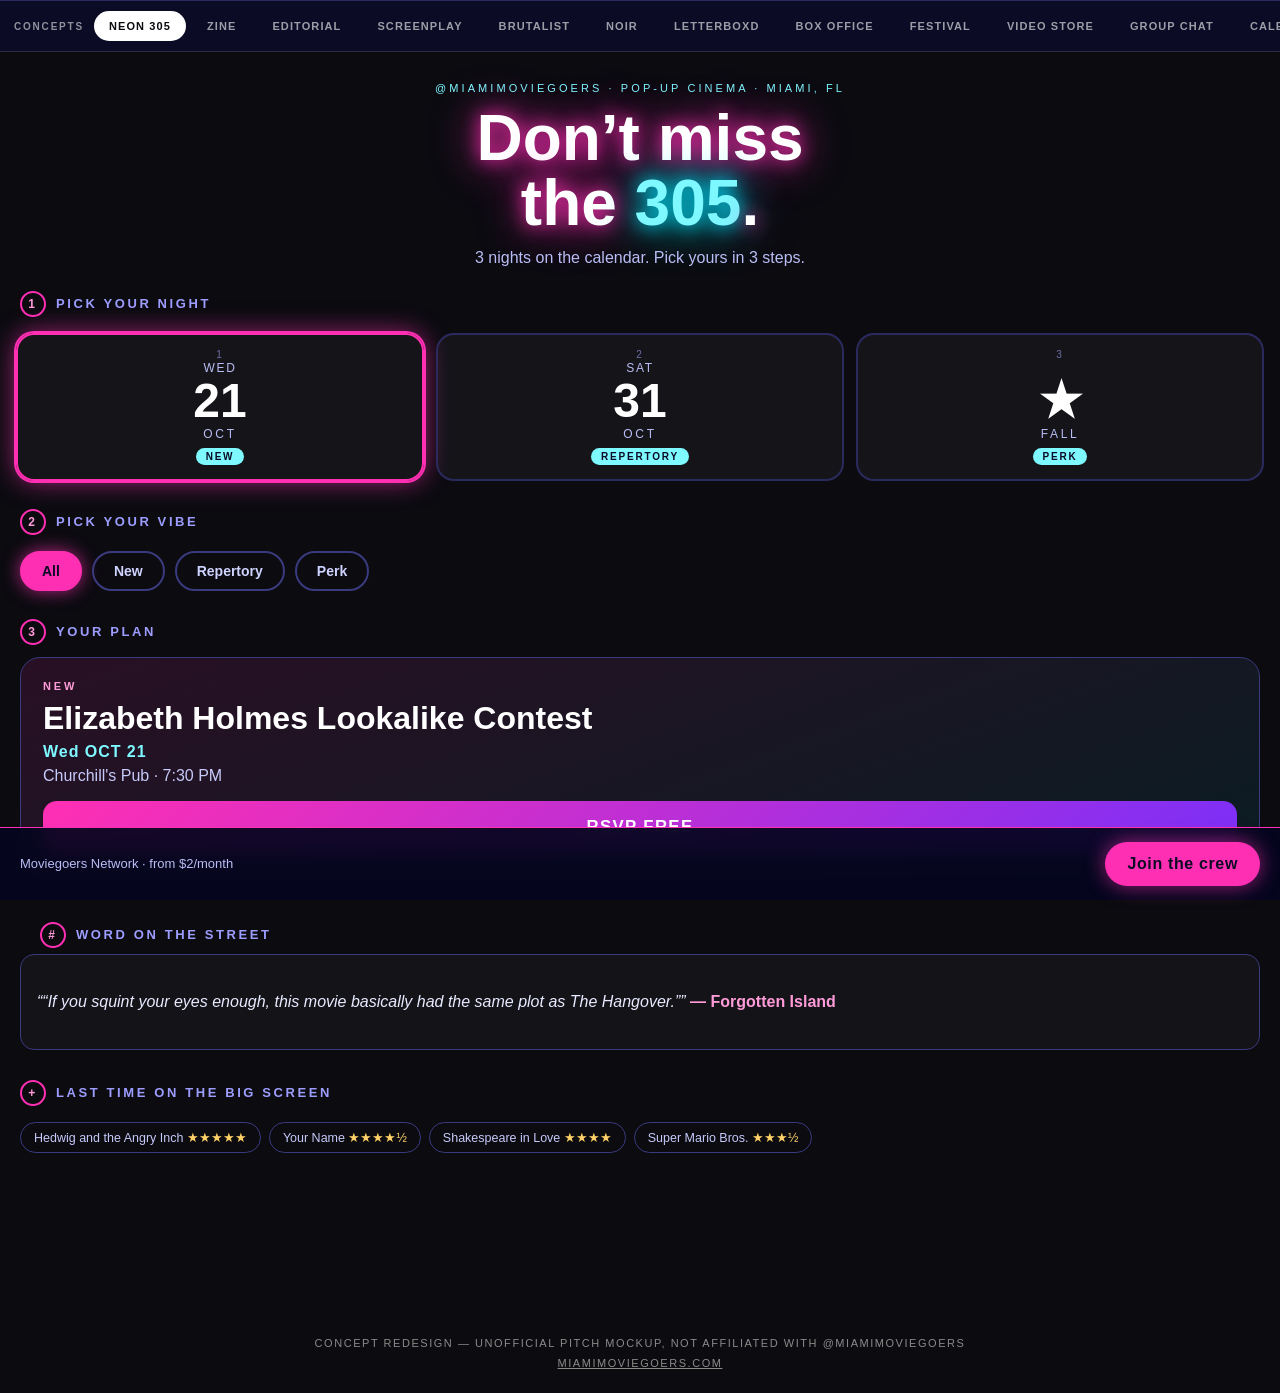
<file: index.html>
<!DOCTYPE html>
<html lang="en">
<head>
<meta charset="utf-8">
<meta name="viewport" content="width=device-width, initial-scale=1, viewport-fit=cover">
<meta name="theme-color" content="#06061f" id="tcolor">
<title>Miami Film Club — 50 Concepts</title>
<meta name="description" content="Fifty concept redesigns for the Miami Film Club. Unofficial pitch mockup.">
<style>
/* ============ SHELL (shared by all 16 themes — keep minimal) ============ */
*,*::before,*::after{box-sizing:border-box}
html{-webkit-text-size-adjust:100%}
body{margin:0;min-height:100dvh;background:#0b0b10;color:#f5f2ea;
  font-family:-apple-system,BlinkMacSystemFont,"Segoe UI",Inter,Roboto,Helvetica,Arial,sans-serif;}
img{max-width:100%;display:block}
a{color:inherit}
button{font:inherit;color:inherit;background:none;border:0;padding:0;cursor:pointer}

/* concept switcher — always available, themes may recolor it via body[data-theme] */
.tabbar{position:sticky;top:0;z-index:200;background:#111;border-bottom:1px solid rgba(255,255,255,.14)}
.tabbar-inner{display:flex;align-items:center;gap:6px;overflow-x:auto;scrollbar-width:none;
  padding:10px 14px;-webkit-overflow-scrolling:touch}
.tabbar-inner::-webkit-scrollbar{display:none}
.tabbar-label{flex:none;font-size:10px;font-weight:700;letter-spacing:.18em;text-transform:uppercase;
  opacity:.55;margin-right:4px;color:#fff}
.tab{flex:none;font-size:11px;font-weight:600;letter-spacing:.1em;text-transform:uppercase;
  color:rgba(255,255,255,.6);border:1px solid transparent;border-radius:999px;padding:8px 14px;white-space:nowrap}
.tab.active{color:#0b0b10;background:#fff}
#stage{display:block;min-height:60dvh}

/* disclosure — always present, themes may recolor */
.disclosure{padding:18px 20px calc(20px + env(safe-area-inset-bottom));text-align:center;
  font-size:11px;letter-spacing:.14em;text-transform:uppercase;opacity:.55;line-height:1.8}
.disclosure a{text-decoration:underline}

/* scroll reveal base — themes define their own motion via .rv/.rv.in */
.rv{opacity:0}
.rv.in{opacity:1}
@media (prefers-reduced-motion:reduce){
  .rv{opacity:1!important;transform:none!important}
  *,*::before,*::after{animation-duration:.01ms!important;animation-iteration-count:1!important;
    transition-duration:.01ms!important;scroll-behavior:auto!important}
}

/* ============ THEME CSS (built from work/batch*/themes.css) ============ */

/* ===== batch1 ===== */
/* MIAMI FILM CLUB — batch 1 concept themes CSS.
   EVERY selector is scoped under body[data-theme="<key>"]. No global rules. */

/* ================= NEON 305 ================= */

body[data-theme="neon"] { background:#06061f; color:#eef0ff; }
body[data-theme="neon"] * { box-sizing:border-box; }
body[data-theme="neon"] .n305-hero { padding:30px 20px 6px; text-align:center; }
body[data-theme="neon"] .n305-kicker { font-size:11px; letter-spacing:.28em; text-transform:uppercase; color:#7df9ff; }
body[data-theme="neon"] .n305-h1 { font-family:-apple-system,"Segoe UI",Roboto,sans-serif; font-size:clamp(2.4rem,12vw,4rem); font-weight:900; line-height:1.02; margin:12px 0; color:#fff; text-shadow:0 0 18px #ff2fb3, 0 0 46px #ff2fb3; }
body[data-theme="neon"] .n305-hl { color:#7df9ff; text-shadow:0 0 18px #00e5ff, 0 0 46px #00e5ff; }
body[data-theme="neon"] .n305-sub { color:#b9bdf5; margin:8px 0 0; }
body[data-theme="neon"] .n305-step { margin:10px 0; }
body[data-theme="neon"] .n305-steph { font-size:13px; letter-spacing:.2em; text-transform:uppercase; color:#9d9dff; padding:0 20px; margin:18px 0 6px; display:flex; align-items:center; gap:10px; }
body[data-theme="neon"] .n305-snum { display:inline-flex; align-items:center; justify-content:center; width:26px; height:26px; border-radius:50%; border:2px solid #ff2fb3; color:#ff9bd8; font-size:12px; font-weight:800; flex:none; }
body[data-theme="neon"] .n305-dates { display:flex; gap:12px; padding:10px 16px; }
body[data-theme="neon"] .n305-date { flex:1 1 0; min-width:0; background:rgba(255,255,255,.04); border:2px solid #2a2a5e; border-radius:18px; color:#fff; padding:14px 6px; display:flex; flex-direction:column; align-items:center; gap:1px; cursor:pointer; font-family:inherit; transition:border-color .25s, box-shadow .25s, transform .25s, opacity .25s; }
body[data-theme="neon"] .n305-date .n305-n { font-size:10px; letter-spacing:.2em; color:#6d6da8; }
body[data-theme="neon"] .n305-date .n305-dow { font-size:12px; letter-spacing:.14em; text-transform:uppercase; color:#b9bdf5; }
body[data-theme="neon"] .n305-date .n305-day { font-size:clamp(2rem,11vw,3rem); font-weight:900; line-height:1.05; color:#fff; }
body[data-theme="neon"] .n305-date .n305-mon { font-size:12px; letter-spacing:.22em; color:#b9bdf5; }
body[data-theme="neon"] .n305-date .n305-vibe { margin-top:6px; font-size:10px; letter-spacing:.18em; color:#0b0b26; background:#7df9ff; border-radius:999px; padding:3px 10px; font-weight:800; max-width:100%; overflow:hidden; text-overflow:ellipsis; white-space:nowrap; }
body[data-theme="neon"] .n305-date.on { border-color:#ff2fb3; box-shadow:0 0 0 2px #ff2fb3, 0 0 26px rgba(255,47,179,.65); transform:translateY(-4px); }
body[data-theme="neon"] .n305-date.dim { opacity:.22; }
body[data-theme="neon"] .n305-chips { display:flex; flex-wrap:wrap; gap:10px; padding:10px 20px; }
body[data-theme="neon"] .n305-chip { font-family:inherit; font-size:14px; font-weight:700; color:#cfd3ff; background:transparent; border:2px solid #3a3a7e; border-radius:999px; padding:10px 20px; cursor:pointer; transition:all .2s; }
body[data-theme="neon"] .n305-chip.on { background:#ff2fb3; border-color:#ff2fb3; color:#0b0b26; box-shadow:0 0 18px rgba(255,47,179,.7); }
body[data-theme="neon"] .n305-plans { padding:6px 20px 12px; }
body[data-theme="neon"] .n305-plan { display:none; background:linear-gradient(160deg, rgba(255,47,179,.12), rgba(0,229,255,.08)); border:1px solid #3a3a7e; border-radius:20px; padding:22px; }
body[data-theme="neon"] .n305-plan.on { display:block; animation:n305-pop .35s cubic-bezier(.2,1.2,.3,1); }
body[data-theme="neon"] .n305-ptag { font-size:11px; letter-spacing:.26em; color:#ff9bd8; font-weight:800; }
body[data-theme="neon"] .n305-ptitle { font-size:clamp(1.4rem,6.5vw,2rem); margin:8px 0 4px; color:#fff; line-height:1.15; }
body[data-theme="neon"] .n305-pwhen { font-weight:800; letter-spacing:.06em; color:#7df9ff; margin:6px 0; }
body[data-theme="neon"] .n305-psub { color:#c6cafa; margin:0 0 16px; }
body[data-theme="neon"] .n305-ticket { display:block; text-align:center; text-decoration:none; font-weight:900; letter-spacing:.08em; font-size:1.05rem; color:#fff; background:linear-gradient(135deg,#ff2fb3,#7b2ff7); border-radius:14px; padding:16px; animation:n305-pulse 2.2s ease-in-out infinite; }
body[data-theme="neon"] .n305-street { padding:6px 20px; }
body[data-theme="neon"] .n305-tbox { border:1px solid #3a3a7e; border-radius:14px; padding:16px; background:rgba(255,255,255,.03); min-height:96px; display:flex; align-items:center; }
body[data-theme="neon"] .n305-tlive { margin:0; font-style:italic; color:#e8eaff; transition:opacity .25s; }
body[data-theme="neon"] .n305-tfilm { color:#ff9bd8; font-style:normal; font-weight:700; }
body[data-theme="neon"] .n305-recent { padding:6px 0 90px; }
body[data-theme="neon"] .n305-recentrow { display:flex; flex-wrap:wrap; gap:8px; padding:10px 20px 0; }
body[data-theme="neon"] .n305-rd { font-size:12.5px; color:#c6cafa; border:1px solid #3a3a7e; border-radius:999px; padding:7px 13px; max-width:100%; }
body[data-theme="neon"] .n305-rd em { font-style:normal; color:#ffd166; }
body[data-theme="neon"] .n305-joinbar { position:sticky; bottom:0; z-index:5; display:flex; align-items:center; justify-content:space-between; gap:12px; padding:14px 20px; background:rgba(6,6,31,.94); border-top:1px solid #ff2fb3; backdrop-filter:blur(8px); }
body[data-theme="neon"] .n305-jt { font-size:13px; color:#b9bdf5; min-width:0; }
body[data-theme="neon"] .n305-join { flex:none; text-decoration:none; font-weight:900; letter-spacing:.04em; color:#0b0b26; background:#ff2fb3; border-radius:999px; padding:13px 22px; box-shadow:0 0 20px rgba(255,47,179,.6); }
body[data-theme="neon"] .tabbar { background:#0b0b26; border-top:1px solid #2a2a5e; }
@keyframes n305-pulse { 0%,100% { box-shadow:0 0 0 0 rgba(255,47,179,.45); } 50% { box-shadow:0 0 26px 5px rgba(255,47,179,.55); } }
@keyframes n305-pop { from { transform:scale(.96); opacity:0; } to { transform:none; opacity:1; } }
body[data-theme="neon"] .rv { opacity:0; transform:translateY(30px) scale(.98); transition:opacity .5s ease, transform .65s cubic-bezier(.2,.9,.25,1.35); }
body[data-theme="neon"] .n305-date:nth-child(2) { transition-delay:.08s; }
body[data-theme="neon"] .n305-date:nth-child(3) { transition-delay:.16s; }
body[data-theme="neon"] .rv.in { opacity:1; transform:none; }
@media (prefers-reduced-motion: reduce) { body[data-theme="neon"] * { animation:none !important; transition:none !important; } }

/* ================= ZINE ================= */

body[data-theme="zine"] { background:#171310; color:#f0e6d2; }
body[data-theme="zine"] * { box-sizing:border-box; }
body[data-theme="zine"] .zine-hero { padding:26px 18px 4px; overflow:hidden; }
body[data-theme="zine"] .zine-kicker { font-family:"Courier New",monospace; font-size:11px; letter-spacing:.14em; color:#c9b98f; text-transform:uppercase; overflow-wrap:anywhere; }
body[data-theme="zine"] .zine-ransom { margin:14px 0 8px; font-size:clamp(2rem,12.5vw,4.2rem); line-height:1.15; font-weight:900; }
body[data-theme="zine"] .zine-ransom span { display:inline-block; padding:.04em .12em; margin:.05em .03em; }
body[data-theme="zine"] .zr1 { font-family:Impact,Haettenschweiler,"Arial Black",sans-serif; background:#c0392b; color:#fff; transform:rotate(-6deg); }
body[data-theme="zine"] .zr2 { font-family:"Courier New",monospace; background:#f3ead3; color:#221a10; transform:rotate(4deg); font-size:.78em; }
body[data-theme="zine"] .zr3 { font-family:"Comic Sans MS","Chalkboard SE",cursive; background:#1f6f8b; color:#fff; transform:rotate(-3deg); }
body[data-theme="zine"] .zr4 { font-family:Georgia,serif; font-style:italic; background:#e8b10e; color:#221a10; transform:rotate(5deg); font-size:1.08em; }
body[data-theme="zine"] .zr5 { font-family:Verdana,sans-serif; background:#2c2c2c; color:#7df9ff; transform:rotate(-5deg); font-size:.85em; }
body[data-theme="zine"] .zr6 { font-family:"Brush Script MT","Segoe Script",cursive; background:#f3ead3; color:#c0392b; transform:rotate(3deg); }
body[data-theme="zine"] .zr-sp { padding:0; margin:0; }
body[data-theme="zine"] .zine-slogan { font-family:Georgia,serif; font-style:italic; font-size:1.15rem; color:#f0e6d2; margin:4px 0; }
body[data-theme="zine"] .zine-blurb { font-family:"Courier New",monospace; font-size:.85rem; color:#c9b98f; }
body[data-theme="zine"] .zine-wall { position:relative; overflow:hidden; padding:26px 14px 80px; }
body[data-theme="zine"] .zine-sec { text-align:center; margin:30px 0 6px; }
body[data-theme="zine"] .zine-sec span { display:inline-block; font-family:"Courier New",monospace; font-size:11px; letter-spacing:.24em; color:#171310; background:#e8b10e; padding:6px 14px; transform:rotate(-1.5deg); max-width:100%; }
body[data-theme="zine"] .zine-flyer { position:relative; background:#f3ead3; color:#221a10; width:94%; max-width:330px; margin:34px auto -42px; padding:60px 18px 0; transform:rotate(var(--r, 0deg)); box-shadow:0 12px 26px rgba(0,0,0,.55); }
body[data-theme="zine"] .zine-flyer::before, body[data-theme="zine"] .zine-flyer::after { content:""; position:absolute; top:-11px; width:84px; height:24px; background:rgba(238,230,200,.62); box-shadow:0 1px 3px rgba(0,0,0,.3); }
body[data-theme="zine"] .zine-flyer::before { left:6px; transform:rotate(-38deg); }
body[data-theme="zine"] .zine-flyer::after { right:6px; transform:rotate(38deg); }
body[data-theme="zine"] .zine-stamp { position:absolute; top:14px; right:12px; border:3px solid #c0392b; color:#c0392b; font-family:"Courier New",monospace; font-weight:700; font-size:11px; letter-spacing:.1em; padding:6px 8px; transform:rotate(8deg); text-align:center; line-height:1.25; text-transform:uppercase; }
body[data-theme="zine"] .zine-stamp b { display:block; font-size:1.7em; }
body[data-theme="zine"] .zine-stamp i { font-style:normal; }
body[data-theme="zine"] .zine-fvibe { display:inline-block; font-family:"Courier New",monospace; font-size:10px; letter-spacing:.3em; background:#221a10; color:#f3ead3; padding:4px 10px; margin-bottom:10px; }
body[data-theme="zine"] .zine-ftitle { font-family:Impact,Haettenschweiler,"Arial Black",sans-serif; font-size:1.5rem; line-height:1.1; margin:0 0 8px; text-transform:uppercase; overflow-wrap:anywhere; }
body[data-theme="zine"] .zine-fsub { font-family:Georgia,serif; font-size:.92rem; margin:0 0 6px; }
body[data-theme="zine"] .zine-fwhen { font-family:"Courier New",monospace; font-weight:700; font-size:.95rem; margin:8px 0 0; }
body[data-theme="zine"] .zine-tear { display:block; margin:16px -18px 0; border-top:2px dashed #a2936f; background:#e9dcbc; padding:10px 18px 16px; text-align:center; color:#221a10; text-decoration:none; }
body[data-theme="zine"] .zine-tearlabel { display:block; font-family:"Courier New",monospace; font-size:9px; letter-spacing:.28em; color:#8a7a52; }
body[data-theme="zine"] .zine-tear b { font-size:1.05rem; letter-spacing:.1em; }
body[data-theme="zine"] .zine-vol { display:block; text-align:center; font-family:"Comic Sans MS","Chalkboard SE",cursive; color:#1f6f8b; padding:12px 0 16px; }
body[data-theme="zine"] .zine-stat { position:relative; background:#f7f3e4; color:#221a10; width:88%; max-width:300px; margin:56px auto 0; padding:12px 16px; font-family:"Courier New",monospace; font-size:.85rem; text-align:center; transform:rotate(var(--r, 0deg)); box-shadow:0 8px 18px rgba(0,0,0,.5); }
body[data-theme="zine"] .zine-stat::before { content:""; position:absolute; top:-11px; left:50%; width:90px; height:24px; margin-left:-45px; background:rgba(238,230,200,.62); transform:rotate(-3deg); box-shadow:0 1px 3px rgba(0,0,0,.3); }
body[data-theme="zine"] .zine-clip { position:relative; background:#f7f3e4; color:#2a2118; width:88%; max-width:300px; margin:30px auto; padding:16px 16px 12px; transform:rotate(var(--r, 0deg)); box-shadow:0 8px 18px rgba(0,0,0,.5); }
body[data-theme="zine"] .zine-clip::before { content:""; position:absolute; top:-11px; left:50%; width:90px; height:24px; margin-left:-45px; background:rgba(238,230,200,.62); transform:rotate(2deg); box-shadow:0 1px 3px rgba(0,0,0,.3); }
body[data-theme="zine"] .zine-q { font-family:Georgia,serif; font-style:italic; font-size:.95rem; margin:0 0 8px; }
body[data-theme="zine"] .zine-qsrc { font-family:"Courier New",monospace; font-size:.75rem; color:#6b5b3e; margin:0; }
body[data-theme="zine"] .zine-qsrc a { color:#1f6f8b; }
body[data-theme="zine"] .zine-mouth { position:relative; background:#efe3c2; color:#221a10; width:94%; max-width:330px; margin:40px auto; padding:6px 18px 18px; transform:rotate(var(--r, 0deg)); box-shadow:0 8px 18px rgba(0,0,0,.5); }
body[data-theme="zine"] .zine-mq { font-family:"Comic Sans MS","Chalkboard SE",cursive; font-size:.92rem; margin:14px 0; }
body[data-theme="zine"] .zine-mq span { display:block; font-family:"Courier New",monospace; font-size:.72rem; color:#6b5b3e; margin-top:4px; }
body[data-theme="zine"] .zine-napkin { position:relative; background:repeating-linear-gradient(#fdfbf3 0 27px, #e2dac4 27px 28px); color:#3a3226; width:94%; max-width:330px; margin:44px auto; padding:14px 18px 20px; font-family:"Segoe Print","Comic Sans MS","Chalkboard SE",cursive; transform:rotate(var(--r, 0deg)); box-shadow:0 8px 18px rgba(0,0,0,.5); }
body[data-theme="zine"] .zine-naphead { font-size:.8rem; text-decoration:underline; margin-bottom:8px; }
body[data-theme="zine"] .zine-napkin ul { list-style:none; margin:0; padding:0; }
body[data-theme="zine"] .zine-napkin li { display:flex; justify-content:space-between; align-items:baseline; gap:10px; min-height:28px; font-size:.9rem; }
body[data-theme="zine"] .zine-nfilm { min-width:0; overflow-wrap:anywhere; }
body[data-theme="zine"] .zine-nfilm i { font-style:normal; font-size:.78em; }
body[data-theme="zine"] .zine-nstars { flex:none; color:#b8860b; }
body[data-theme="zine"] .zine-join { margin-top:52px; }
body[data-theme="zine"] .zine-foot { padding:18px; text-align:center; font-family:"Courier New",monospace; font-size:.8rem; color:#c9b98f; overflow-wrap:anywhere; }
body[data-theme="zine"] .zine-foot a { color:#e8b10e; }
body[data-theme="zine"] .tabbar { background:#211a14; border-top:1px solid #4a3d2c; }
body[data-theme="zine"] .rv { opacity:0; transform:translateY(-80px) rotate(calc(var(--r, 0deg) + 12deg)) scale(1.04); transition:opacity .4s ease, transform .6s cubic-bezier(.2,1.5,.3,1); transition-delay:var(--zd, 0s); }
body[data-theme="zine"] .rv.in { opacity:1; transform:translateY(0) rotate(var(--r, 0deg)) scale(1); }
@media (prefers-reduced-motion: reduce) { body[data-theme="zine"] * { animation:none !important; transition:none !important; } }

/* ================= EDITORIAL ================= */

body[data-theme="editorial"] { background:#faf7f0; color:#191512; font-family:Georgia,"Times New Roman",serif; }
body[data-theme="editorial"] * { box-sizing:border-box; }
body[data-theme="editorial"] .ed-cover { padding:36px 22px 26px; text-align:center; border-bottom:4px double #191512; }
body[data-theme="editorial"] .ed-issueline { font-size:11px; letter-spacing:.3em; text-transform:uppercase; color:#6b6257; }
body[data-theme="editorial"] .ed-masthead { font-size:clamp(2.6rem,14vw,5rem); font-weight:900; letter-spacing:-.01em; line-height:1; margin:16px 0 10px; }
body[data-theme="editorial"] .ed-dek { font-style:italic; font-size:1.02rem; color:#3c352c; max-width:34rem; margin:0 auto; }
body[data-theme="editorial"] .ed-coverlines { list-style:none; margin:24px 0 0; padding:18px 0 0; border-top:1px solid #191512; text-align:left; max-width:34rem; margin-left:auto; margin-right:auto; }
body[data-theme="editorial"] .ed-coverlines li { display:flex; align-items:baseline; gap:8px; padding:7px 0; font-size:.95rem; }
body[data-theme="editorial"] .ed-cl { font-weight:700; min-width:0; }
body[data-theme="editorial"] .ed-cd { flex:1 1 auto; border-bottom:1px dotted #a89c88; min-width:12px; }
body[data-theme="editorial"] .ed-cp { color:#6b6257; font-style:italic; white-space:nowrap; }
body[data-theme="editorial"] .ed-coverstats { margin-top:18px; font-size:.85rem; color:#6b6257; letter-spacing:.04em; }
body[data-theme="editorial"] .ed-coverstats span { margin:0 8px; }
body[data-theme="editorial"] .ed-toc { padding:28px 22px; max-width:38rem; margin:0 auto; }
body[data-theme="editorial"] .ed-sech { font-size:.8rem; letter-spacing:.32em; text-transform:uppercase; border-bottom:1px solid #191512; padding-bottom:10px; margin:0 0 6px; }
body[data-theme="editorial"] .ed-secp { float:right; letter-spacing:.1em; color:#6b6257; }
body[data-theme="editorial"] .ed-toclist { list-style:none; margin:0; padding:0; }
body[data-theme="editorial"] .ed-toclist li { display:flex; align-items:baseline; gap:8px; padding:10px 0; border-bottom:1px dotted #c9bda6; }
body[data-theme="editorial"] .ed-t { min-width:0; }
body[data-theme="editorial"] .ed-dots { flex:1 1 auto; border-bottom:1px dotted #a89c88; min-width:12px; }
body[data-theme="editorial"] .ed-pg { color:#6b6257; }
body[data-theme="editorial"] .ed-feature { padding:30px 22px; max-width:38rem; margin:0 auto; border-top:4px double #191512; }
body[data-theme="editorial"] .ed-kicker { font-size:.72rem; letter-spacing:.3em; text-transform:uppercase; color:#8a3b2a; margin-bottom:10px; }
body[data-theme="editorial"] .ed-fhead { font-size:clamp(2rem,9vw,3.2rem); line-height:1.05; margin:0 0 10px; font-weight:900; }
body[data-theme="editorial"] .ed-byline { font-size:.82rem; font-style:italic; color:#6b6257; border-top:1px solid #191512; border-bottom:1px solid #191512; padding:8px 0; margin-bottom:18px; }
body[data-theme="editorial"] .ed-feature p { line-height:1.75; margin:0 0 1.1em; text-align:justify; }
body[data-theme="editorial"] .ed-lead .ed-dropcap { float:left; font-size:3.6em; line-height:.82; padding:4px 10px 0 0; font-weight:900; }
body[data-theme="editorial"] .ed-pull { border-top:2px solid #191512; border-bottom:2px solid #191512; padding:16px 6px; margin:22px 0; font-size:1.2rem; font-style:italic; line-height:1.5; text-align:center; }
body[data-theme="editorial"] .ed-pull span { display:block; font-size:.8rem; font-style:normal; margin-top:8px; color:#6b6257; }
body[data-theme="editorial"] .ed-tickets { font-weight:700; }
body[data-theme="editorial"] .ed-tlink { color:#8a3b2a; font-weight:700; }
body[data-theme="editorial"] .ed-listings { padding:30px 22px; max-width:44rem; margin:0 auto; border-top:4px double #191512; }
body[data-theme="editorial"] .ed-listintro { font-style:italic; color:#6b6257; margin:0 0 14px; }
body[data-theme="editorial"] .ed-listgrid { display:grid; gap:22px; }
@media (min-width:640px) { body[data-theme="editorial"] .ed-listgrid { grid-template-columns:1fr 1fr; } }
body[data-theme="editorial"] .ed-listing { border-top:2px solid #191512; padding-top:10px; min-width:0; }
body[data-theme="editorial"] .ed-ldate { font-size:.75rem; letter-spacing:.18em; text-transform:uppercase; color:#8a3b2a; font-weight:700; }
body[data-theme="editorial"] .ed-ltag { background:#191512; color:#faf7f0; padding:2px 8px; font-size:.65rem; letter-spacing:.2em; }
body[data-theme="editorial"] .ed-ltitle { font-size:1.25rem; margin:8px 0 4px; line-height:1.25; }
body[data-theme="editorial"] .ed-lsub { font-size:.9rem; color:#3c352c; margin:0 0 8px; }
body[data-theme="editorial"] .ed-letters { padding:30px 22px; max-width:38rem; margin:0 auto; border-top:4px double #191512; }
body[data-theme="editorial"] .ed-letter { border-bottom:1px dotted #c9bda6; padding:16px 0; }
body[data-theme="editorial"] .ed-sal { font-style:italic; margin:0 0 6px; }
body[data-theme="editorial"] .ed-ltext { font-size:1.02rem; line-height:1.7; margin:0 0 8px; }
body[data-theme="editorial"] .ed-sig { font-size:.85rem; color:#6b6257; margin:0; }
body[data-theme="editorial"] .ed-back { padding:34px 22px 40px; max-width:38rem; margin:0 auto; border-top:4px double #191512; text-align:center; }
body[data-theme="editorial"] .ed-backh { font-size:clamp(1.8rem,8vw,2.6rem); margin:18px 0 10px; }
body[data-theme="editorial"] .ed-backp { line-height:1.7; color:#3c352c; max-width:30rem; margin:0 auto 12px; }
body[data-theme="editorial"] .ed-backbtns { display:flex; flex-wrap:wrap; gap:12px; justify-content:center; margin:18px 0 26px; }
body[data-theme="editorial"] .ed-btn { text-decoration:none; background:#191512; color:#faf7f0; font-weight:700; letter-spacing:.06em; padding:13px 26px; border-radius:2px; }
body[data-theme="editorial"] .ed-btn2 { background:transparent; color:#191512; border:2px solid #191512; }
body[data-theme="editorial"] .ed-press { border-left:3px solid #8a3b2a; margin:0 auto; padding:4px 0 4px 16px; max-width:30rem; text-align:left; font-style:italic; line-height:1.6; }
body[data-theme="editorial"] .ed-press cite { display:block; font-style:normal; font-size:.85rem; margin-top:6px; }
body[data-theme="editorial"] .ed-press a { color:#8a3b2a; }
body[data-theme="editorial"] .ed-colophon { border-top:4px double #191512; padding:22px; text-align:center; font-size:.85rem; color:#6b6257; }
body[data-theme="editorial"] .ed-colname { font-weight:700; color:#191512; margin-bottom:8px; }
body[data-theme="editorial"] .ed-collinks { overflow-wrap:anywhere; }
body[data-theme="editorial"] .ed-collinks a { color:#8a3b2a; }
body[data-theme="editorial"] .tabbar { background:#f1ece1; border-top:1px solid #191512; }
body[data-theme="editorial"] .rv { opacity:0; transform:translateY(26px); transition:opacity .7s ease, transform .7s ease; }
body[data-theme="editorial"] .rv.in { opacity:1; transform:none; }
@media (prefers-reduced-motion: reduce) { body[data-theme="editorial"] * { animation:none !important; transition:none !important; } }

/* ================= SCREENPLAY ================= */

body[data-theme="screenplay"] { background:#f4f1e6; color:#141414; font-family:"Courier New",Courier,monospace; }
body[data-theme="screenplay"] * { box-sizing:border-box; }
body[data-theme="screenplay"] .sp-page { max-width:44rem; margin:0 auto; padding:30px 22px 60px; }
body[data-theme="screenplay"] .sp-title { text-align:center; padding:56px 0 40px; }
body[data-theme="screenplay"] .sp-ttitle { font-size:clamp(2rem,10vw,3.4rem); letter-spacing:.06em; margin:0 0 18px; }
body[data-theme="screenplay"] .sp-tby { margin:0; }
body[data-theme="screenplay"] .sp-thandle { font-weight:700; margin:4px 0 24px; overflow-wrap:anywhere; }
body[data-theme="screenplay"] .sp-ttag, body[data-theme="screenplay"] .sp-tslogan, body[data-theme="screenplay"] .sp-tblurb { max-width:30rem; margin:10px auto; line-height:1.6; }
body[data-theme="screenplay"] .sp-fade { text-align:right; font-weight:700; margin:26px 0; }
body[data-theme="screenplay"] .sp-slug { font-weight:700; text-transform:uppercase; margin:30px 0 10px; overflow-wrap:anywhere; }
body[data-theme="screenplay"] .sp-action { margin:12px 0; line-height:1.65; overflow-wrap:anywhere; }
body[data-theme="screenplay"] .sp-upper { text-transform:uppercase; }
body[data-theme="screenplay"] .sp-cue { margin:20px 0 0 34%; text-transform:uppercase; }
body[data-theme="screenplay"] .sp-paren2 { margin:2px 18% 0 26%; }
body[data-theme="screenplay"] .sp-dialogue { margin:2px 18% 0 24%; line-height:1.6; overflow-wrap:anywhere; }
body[data-theme="screenplay"] .sp-parenth { margin:8px 0 6px 26%; }
body[data-theme="screenplay"] .sp-parenth a { color:inherit; font-weight:700; text-decoration:none; border-bottom:3px double #141414; }
body[data-theme="screenplay"] .sp-scene { position:relative; margin:34px 0; padding:6px 0 10px; border-top:1px dashed #b9b2a0; }
body[data-theme="screenplay"] .sp-sceneno { position:absolute; top:34px; right:0; font-weight:700; }
body[data-theme="screenplay"] .sp-flash { margin:16px 0; padding-left:6%; border-left:3px solid #b9b2a0; }
body[data-theme="screenplay"] .sp-endbtns { display:flex; flex-wrap:wrap; gap:12px; margin:20px 0; }
body[data-theme="screenplay"] .sp-btn { text-decoration:none; color:#141414; font-weight:700; border:2px solid #141414; padding:12px 22px; }
body[data-theme="screenplay"] .sp-credits { margin-top:34px; text-align:center; overflow-wrap:anywhere; }
body[data-theme="screenplay"] .sp-credits a { color:#141414; }
body[data-theme="screenplay"] .tabbar { background:#efe9d8; border-top:1px solid #b9b2a0; }
body[data-theme="screenplay"] .rv { opacity:0; transform:translateY(8px); transition:opacity .55s ease, transform .55s ease; }
body[data-theme="screenplay"] .rv.in { opacity:1; transform:none; }
@media (prefers-reduced-motion: reduce) { body[data-theme="screenplay"] * { animation:none !important; transition:none !important; } }


/* ===== batch2 ===== */
/* ============================================================
   BATCH 2 THEMES — every selector scoped under body[data-theme]
   ============================================================ */

/* ---------------- 1. BRUTALIST ---------------- */
body[data-theme="brutalist"] { background:#ffffff; color:#000; font-family:system-ui,-apple-system,"Segoe UI",Arial,sans-serif; }
body[data-theme="brutalist"] * { box-sizing:border-box; }
body[data-theme="brutalist"] img { max-width:100%; height:auto; display:block; }
body[data-theme="brutalist"] .tabbar { background:#000; border-bottom:2px solid #000; }
body[data-theme="brutalist"] .tab { color:#fff; border:2px solid #fff; background:#000; }
body[data-theme="brutalist"] .tab.on, body[data-theme="brutalist"] .tab[aria-selected="true"] { background:#fff; color:#000; }
body[data-theme="brutalist"] .disclosure { color:#000; border-top:2px solid #000; }

body[data-theme="brutalist"] .br-hero { padding:28px 16px 20px; border-bottom:4px solid #000; }
body[data-theme="brutalist"] .br-kicker { font-family:"Courier New",monospace; font-size:12px; letter-spacing:1px; margin:0 0 12px; }
body[data-theme="brutalist"] .br-hero h1 { font-size:clamp(64px,20vw,160px); line-height:.85; letter-spacing:-4px; margin:0 0 12px; font-weight:900; }
body[data-theme="brutalist"] .br-handle { font-family:"Courier New",monospace; font-size:14px; margin:0 0 6px; }
body[data-theme="brutalist"] .br-slogan { font-size:18px; font-weight:700; margin:0 0 10px; }
body[data-theme="brutalist"] .br-stats { font-family:"Courier New",monospace; font-size:12px; border-top:2px solid #000; padding-top:10px; margin:14px 0 0; }

body[data-theme="brutalist"] .br-marquee { overflow:hidden; border-bottom:4px solid #000; background:#000; color:#fff; white-space:nowrap; }
body[data-theme="brutalist"] .br-marquee-in { display:inline-block; padding:10px 0; font-family:"Courier New",monospace; font-size:14px; animation:br-scroll 22s linear infinite; }
body[data-theme="brutalist"] .br-marquee-in span { padding-right:24px; }
@keyframes br-scroll { from{transform:translateX(0);} to{transform:translateX(-50%);} }

body[data-theme="brutalist"] .br-miss { padding:24px 16px; }
body[data-theme="brutalist"] .br-miss h2,
body[data-theme="brutalist"] .br-diary h2,
body[data-theme="brutalist"] .br-reviews h2,
body[data-theme="brutalist"] .br-quotes h2,
body[data-theme="brutalist"] .br-press h2,
body[data-theme="brutalist"] .br-join h2 { font-size:28px; font-weight:900; letter-spacing:-1px; margin:0 0 18px; text-transform:uppercase; }
body[data-theme="brutalist"] .br-ev { border:2px solid #000; margin:0 0 22px; display:flex; gap:12px; padding:14px; background:#fff; position:relative; }
body[data-theme="brutalist"] .br-off1 { margin-left:18px; }
body[data-theme="brutalist"] .br-off2 { margin-right:18px; }
body[data-theme="brutalist"] .br-idx { font-size:clamp(56px,18vw,110px); font-weight:900; line-height:.8; letter-spacing:-3px; min-width:0; flex:0 0 auto; }
body[data-theme="brutalist"] .br-evbody { min-width:0; flex:1 1 auto; }
body[data-theme="brutalist"] .br-tag { display:inline-block; background:#000; color:#fff; font-family:"Courier New",monospace; font-size:11px; padding:2px 8px; margin-bottom:8px; }
body[data-theme="brutalist"] .br-evbody h3 { font-size:22px; line-height:1.1; margin:0 0 8px; font-weight:800; }
body[data-theme="brutalist"] .br-when, body[data-theme="brutalist"] .br-ven { font-family:"Courier New",monospace; font-size:13px; margin:0 0 4px; }
body[data-theme="brutalist"] .br-note { font-size:13px; margin:6px 0; }
body[data-theme="brutalist"] .br-tix { display:inline-block; margin-top:10px; border:2px solid #000; padding:10px 16px; font-weight:800; color:#000; text-decoration:none; }
body[data-theme="brutalist"] .br-tix:hover { background:#000; color:#fff; }

body[data-theme="brutalist"] .br-diary { padding:8px 16px 24px; }
body[data-theme="brutalist"] .br-tablewrap { overflow-x:auto; border:2px solid #000; }
body[data-theme="brutalist"] table { width:100%; border-collapse:collapse; font-size:12px; }
body[data-theme="brutalist"] th, body[data-theme="brutalist"] td { border:1px solid #000; padding:8px 6px; text-align:left; vertical-align:top; word-break:break-word; }
body[data-theme="brutalist"] th { background:#000; color:#fff; font-family:"Courier New",monospace; font-size:11px; }
body[data-theme="brutalist"] .br-c { white-space:nowrap; font-family:"Courier New",monospace; }

body[data-theme="brutalist"] .br-reviews { padding:8px 16px 24px; }
body[data-theme="brutalist"] .br-rv { border:2px solid #000; border-left:12px solid #000; margin:0 0 18px; padding:14px; }
body[data-theme="brutalist"] .br-rv:nth-child(odd) { margin-left:14px; }
body[data-theme="brutalist"] .br-rv p { margin:0 0 8px; font-size:14px; }
body[data-theme="brutalist"] .br-rv cite { font-family:"Courier New",monospace; font-size:12px; font-style:normal; }
body[data-theme="brutalist"] .br-rv a { color:#000; }
body[data-theme="brutalist"] .br-stars { letter-spacing:1px; }
body[data-theme="brutalist"] .br-mut { color:#555; font-family:"Courier New",monospace; }

body[data-theme="brutalist"] .br-quotes { padding:8px 16px 24px; }
body[data-theme="brutalist"] .br-quotes ul { list-style:none; margin:0; padding:0; }
body[data-theme="brutalist"] .br-quotes li { border-top:2px solid #000; padding:14px 0; }
body[data-theme="brutalist"] .br-quotes li p { font-size:16px; margin:0 0 6px; }
body[data-theme="brutalist"] .br-quotes cite { font-family:"Courier New",monospace; font-size:12px; font-style:normal; }

body[data-theme="brutalist"] .br-press, body[data-theme="brutalist"] .br-join { padding:8px 16px 24px; border-top:2px solid #000; margin:0 16px; padding-left:0; padding-right:0; }
body[data-theme="brutalist"] .br-press p, body[data-theme="brutalist"] .br-join p { font-size:15px; }
body[data-theme="brutalist"] .br-press a, body[data-theme="brutalist"] .br-join a { color:#000; font-weight:800; }

body[data-theme="brutalist"] .br-foot { border-top:4px solid #000; padding:18px 16px 40px; }
body[data-theme="brutalist"] .br-foot nav { display:flex; flex-wrap:wrap; gap:4px 14px; margin-bottom:12px; }
body[data-theme="brutalist"] .br-foot a { color:#000; font-family:"Courier New",monospace; font-size:12px; }
body[data-theme="brutalist"] .br-foot p { font-family:"Courier New",monospace; font-size:12px; margin:0; }

/* brutalist reveal: harsh instant cut, no easing */
body[data-theme="brutalist"] .rv { opacity:0; }
body[data-theme="brutalist"] .rv.in { opacity:1; transition:none; }

@media (min-width:700px){
  body[data-theme="brutalist"] .br-hero, body[data-theme="brutalist"] .br-miss,
  body[data-theme="brutalist"] .br-diary, body[data-theme="brutalist"] .br-reviews,
  body[data-theme="brutalist"] .br-quotes { max-width:900px; margin-left:auto; margin-right:auto; }
  body[data-theme="brutalist"] .br-press, body[data-theme="brutalist"] .br-join { max-width:868px; margin-left:auto; margin-right:auto; }
  body[data-theme="brutalist"] .br-off1 { margin-left:64px; }
  body[data-theme="brutalist"] .br-off2 { margin-right:64px; }
}
@media (prefers-reduced-motion: reduce){
  body[data-theme="brutalist"] * { animation:none !important; transition:none !important; }
}

/* ---------------- 2. NOIR ---------------- */
body[data-theme="noir"] { background:#171310; color:#e8dcc0; font-family:"Courier New",Courier,monospace; }
body[data-theme="noir"] * { box-sizing:border-box; }
body[data-theme="noir"] img { max-width:100%; height:auto; display:block; }
body[data-theme="noir"] .tabbar { background:#0c0a08; border-bottom:1px solid #3a2f24; }
body[data-theme="noir"] .tab { color:#e8dcc0; border:1px solid #3a2f24; background:#0c0a08; }
body[data-theme="noir"] .tab.on, body[data-theme="noir"] .tab[aria-selected="true"] { background:#c1121f; color:#fff; border-color:#c1121f; }
body[data-theme="noir"] .disclosure { color:#8a7a5f; border-top:1px solid #3a2f24; }

body[data-theme="noir"] .nr-case { padding:30px 18px 10px; max-width:860px; margin:0 auto; }
body[data-theme="noir"] .nr-kicker { font-size:11px; letter-spacing:4px; color:#8a7a5f; margin:0 0 10px; }
body[data-theme="noir"] .nr-case h1 { font-family:Impact,Haettenschweiler,"Arial Narrow Bold",sans-serif; font-size:clamp(40px,11vw,84px); line-height:.95; letter-spacing:2px; margin:0 0 14px; color:#f2e8cf; text-shadow:2px 2px 0 #000; }
body[data-theme="noir"] .nr-sub { font-size:14px; color:#b8a67f; margin:0 0 12px; max-width:52ch; }
body[data-theme="noir"] .nr-status { font-size:13px; border-top:1px dashed #3a2f24; border-bottom:1px dashed #3a2f24; padding:10px 0; margin:0 0 14px; }
body[data-theme="noir"] .nr-status strong { color:#c1121f; }
body[data-theme="noir"] .nr-cases { list-style:none; margin:0 0 8px; padding:0; }
body[data-theme="noir"] .nr-cases li { font-size:13px; padding:8px 0; border-bottom:1px solid #2a231b; }
body[data-theme="noir"] .nr-caseno { display:inline-block; background:#c1121f; color:#fff; font-size:10px; padding:2px 7px; margin-right:8px; letter-spacing:1px; }
body[data-theme="noir"] .nr-casedate { color:#8a7a5f; }
body[data-theme="noir"] .nr-cases a { color:#c1121f; }

body[data-theme="noir"] .nr-board { position:relative; padding:34px 14px 46px; max-width:980px; margin:0 auto; }
body[data-theme="noir"] .nr-string { position:absolute; top:0; left:0; pointer-events:none; z-index:0; }
body[data-theme="noir"] .nr-string line { stroke:#c1121f; stroke-width:3; stroke-dasharray:1; stroke-dashoffset:1; animation:nr-draw 1.1s linear forwards; }
body[data-theme="noir"] .nr-string line.d1 { animation-delay:.55s; }
body[data-theme="noir"] .nr-string line.d2 { animation-delay:1.1s; }
@keyframes nr-draw { to { stroke-dashoffset:0; } }

body[data-theme="noir"] .nr-file { position:relative; z-index:1; background:#e8dcc0; color:#1a140d; width:min(330px,94%); margin:0 auto 40px; padding:30px 20px 22px; transform:rotate(var(--tilt,0deg)); box-shadow:4px 6px 0 rgba(0,0,0,.55); }
body[data-theme="noir"] .nr-pin { position:absolute; top:-9px; left:50%; margin-left:-9px; width:18px; height:18px; border-radius:50%; background:radial-gradient(circle at 35% 30%, #ff8080, #8f0d18 70%); box-shadow:1px 2px 2px rgba(0,0,0,.5); z-index:2; }
body[data-theme="noir"] .nr-tape { position:absolute; width:66px; height:20px; background:rgba(232,220,192,.6); border-left:1px dashed rgba(0,0,0,.2); border-right:1px dashed rgba(0,0,0,.2); z-index:2; }
body[data-theme="noir"] .nr-tape.t1 { top:-10px; left:18px; transform:rotate(-8deg); }
body[data-theme="noir"] .nr-tape.t2 { bottom:-10px; right:18px; transform:rotate(7deg); }
body[data-theme="noir"] .nr-stamp { display:inline-block; border:2px solid #8f0d18; color:#8f0d18; font-size:11px; font-weight:bold; letter-spacing:3px; padding:3px 10px; transform:rotate(-2deg); margin:0 0 12px; }
body[data-theme="noir"] .nr-file h3 { font-family:Impact,Haettenschweiler,"Arial Narrow Bold",sans-serif; font-size:26px; letter-spacing:1px; margin:0 0 12px; line-height:1.05; }
body[data-theme="noir"] .nr-dossier { margin:0 0 16px; }
body[data-theme="noir"] .nr-dossier > div { display:flex; gap:10px; padding:6px 0; border-bottom:1px dotted #a89468; font-size:13px; }
body[data-theme="noir"] .nr-dossier dt { flex:0 0 76px; font-weight:bold; font-size:11px; letter-spacing:1px; color:#6b5b3e; }
body[data-theme="noir"] .nr-dossier dd { margin:0; min-width:0; }
body[data-theme="noir"] .nr-lead { display:inline-block; border:3px solid #8f0d18; color:#8f0d18; font-weight:bold; letter-spacing:2px; font-size:13px; padding:10px 16px; text-decoration:none; transform:rotate(-2deg); background:transparent; }
body[data-theme="noir"] .nr-lead:hover { background:#8f0d18; color:#e8dcc0; }
body[data-theme="noir"] .nr-lead.ghost { border-color:#6b5b3e; color:#6b5b3e; margin-left:8px; }

body[data-theme="noir"] .nr-sec { max-width:860px; margin:0 auto; padding:10px 18px 30px; }
body[data-theme="noir"] .nr-sec h2 { font-family:Impact,Haettenschweiler,"Arial Narrow Bold",sans-serif; font-size:30px; letter-spacing:3px; color:#f2e8cf; margin:0 0 18px; border-bottom:2px solid #c1121f; padding-bottom:8px; }

body[data-theme="noir"] .nr-note { display:flex; gap:14px; background:#211a12; border:1px solid #3a2f24; padding:14px; margin:0 0 16px; }
body[data-theme="noir"] .nr-note figure { flex:0 0 92px; margin:0; min-width:0; }
body[data-theme="noir"] .nr-note img { width:92px; filter:grayscale(.7) sepia(.25) contrast(1.05); border:3px solid #0c0a08; outline:1px solid #3a2f24; }
body[data-theme="noir"] .nr-note figcaption { font-size:10px; letter-spacing:2px; color:#8a7a5f; margin-top:6px; }
body[data-theme="noir"] .nr-notebody { min-width:0; flex:1 1 auto; }
body[data-theme="noir"] .nr-fielddate { font-size:10px; letter-spacing:2px; color:#c1121f; margin:0 0 6px; }
body[data-theme="noir"] .nr-note h4 { margin:0 0 6px; font-size:16px; color:#f2e8cf; }
body[data-theme="noir"] .nr-note h4 span { color:#8a7a5f; font-weight:normal; }
body[data-theme="noir"] .nr-nrstars { color:#d9a441; letter-spacing:2px; margin:0 0 8px; }
body[data-theme="noir"] .nr-note p { font-size:13px; line-height:1.55; margin:0 0 6px; color:#cbbd97; }

body[data-theme="noir"] .nr-stmt { background:#e8dcc0; color:#1a140d; padding:18px; margin:0 0 16px; box-shadow:3px 4px 0 rgba(0,0,0,.5); }
body[data-theme="noir"] .nr-stmtno { font-size:10px; letter-spacing:2px; color:#8f0d18; font-weight:bold; margin:0 0 8px; }
body[data-theme="noir"] .nr-stmt h4 { margin:0 0 6px; font-size:17px; }
body[data-theme="noir"] .nr-stmt h4 span { color:#6b5b3e; font-weight:normal; }
body[data-theme="noir"] .nr-stmt p { font-size:14px; line-height:1.55; margin:0 0 8px; }
body[data-theme="noir"] .nr-stmt a { color:#8f0d18; font-size:13px; font-weight:bold; }
body[data-theme="noir"] .nr-mut { color:#6b5b3e; font-style:italic; }

body[data-theme="noir"] .nr-test { list-style:none; margin:0; padding:0; }
body[data-theme="noir"] .nr-test li { border-left:3px solid #c1121f; padding:4px 0 4px 14px; margin:0 0 18px; }
body[data-theme="noir"] .nr-test p { font-size:14px; font-style:italic; margin:0 0 6px; color:#d9cba6; }
body[data-theme="noir"] .nr-test cite { font-size:12px; color:#8a7a5f; font-style:normal; }

body[data-theme="noir"] .nr-clip { max-width:560px; margin:6px auto 30px; background:#ded0ac; color:#1a140d; padding:20px 22px; transform:rotate(-1deg); box-shadow:3px 4px 0 rgba(0,0,0,.5); }
body[data-theme="noir"] .nr-clipk { font-size:10px; letter-spacing:3px; color:#8f0d18; font-weight:bold; margin:0 0 8px; }
body[data-theme="noir"] .nr-clip p { font-size:15px; font-style:italic; margin:0 0 8px; }
body[data-theme="noir"] .nr-clip cite { font-size:12px; font-style:normal; }
body[data-theme="noir"] .nr-clip a { color:#8f0d18; font-weight:bold; }

body[data-theme="noir"] .nr-recruit p { font-size:14px; color:#cbbd97; max-width:60ch; }
body[data-theme="noir"] .nr-recruit strong { color:#f2e8cf; }

body[data-theme="noir"] .nr-foot { border-top:1px solid #3a2f24; padding:18px; text-align:center; }
body[data-theme="noir"] .nr-foot nav { display:flex; flex-wrap:wrap; gap:6px 16px; justify-content:center; margin-bottom:10px; }
body[data-theme="noir"] .nr-foot a { color:#8a7a5f; font-size:12px; }
body[data-theme="noir"] .nr-foot p { font-size:11px; color:#5d5138; margin:0; }

/* noir reveal: files snap onto the board, staggered, no easing */
body[data-theme="noir"] .rv { opacity:0; }
body[data-theme="noir"] .nr-file.rv { transform:scale(.94) rotate(var(--tilt,0deg)); }
body[data-theme="noir"] .rv.in { opacity:1; transition:opacity .08s linear; }
body[data-theme="noir"] .nr-file.rv.in { transform:scale(1) rotate(var(--tilt,0deg)); transition:transform .16s steps(3,end), opacity .08s linear; }
body[data-theme="noir"] .nr-board .nr-file:nth-of-type(2).rv.in { transition-delay:.18s; }
body[data-theme="noir"] .nr-board .nr-file:nth-of-type(3).rv.in { transition-delay:.36s; }
body[data-theme="noir"] .nr-board .nr-file:nth-of-type(4).rv.in { transition-delay:.54s; }

@media (min-width:760px){
  body[data-theme="noir"] .nr-file:nth-of-type(2) { margin-left:8%; }
  body[data-theme="noir"] .nr-file:nth-of-type(3) { margin-right:6%; }
  body[data-theme="noir"] .nr-file:nth-of-type(4) { margin-left:14%; }
  body[data-theme="noir"] .nr-notes { display:grid; grid-template-columns:1fr 1fr; gap:16px; }
  body[data-theme="noir"] .nr-note { margin-bottom:0; }
  body[data-theme="noir"] .nr-stmts { display:grid; grid-template-columns:1fr 1fr; gap:16px; }
  body[data-theme="noir"] .nr-stmt { margin-bottom:0; }
}
@media (prefers-reduced-motion: reduce){
  body[data-theme="noir"] * { animation:none !important; transition:none !important; }
}

/* ---------------- 3. LETTERBOXD ---------------- */
body[data-theme="letterboxd"] { background:#14181c; color:#9ab; font-family:-apple-system,BlinkMacSystemFont,"Segoe UI",Roboto,Helvetica,Arial,sans-serif; }
body[data-theme="letterboxd"] * { box-sizing:border-box; }
body[data-theme="letterboxd"] img { max-width:100%; height:auto; display:block; }
body[data-theme="letterboxd"] a { color:#00c030; }
body[data-theme="letterboxd"] .tabbar { background:#0e1114; border-bottom:1px solid #2c3440; }
body[data-theme="letterboxd"] .tab { color:#9ab; border:1px solid #2c3440; background:#0e1114; }
body[data-theme="letterboxd"] .tab.on, body[data-theme="letterboxd"] .tab[aria-selected="true"] { background:#00c030; color:#fff; border-color:#00c030; }
body[data-theme="letterboxd"] .disclosure { color:#678; border-top:1px solid #2c3440; }

body[data-theme="letterboxd"] .lb-nav { background:#14181c; border-bottom:1px solid #2c3440; position:sticky; top:0; z-index:5; }
body[data-theme="letterboxd"] .lb-navin { max-width:960px; margin:0 auto; padding:10px 14px; display:flex; align-items:center; justify-content:space-between; gap:12px; }
body[data-theme="letterboxd"] .lb-logo { color:#fff; font-weight:800; font-size:17px; text-decoration:none; display:flex; align-items:center; gap:8px; }
body[data-theme="letterboxd"] .lb-dots { display:inline-flex; gap:3px; }
body[data-theme="letterboxd"] .lb-dots i { width:11px; height:11px; border-radius:50%; background:#00c030; display:block; }
body[data-theme="letterboxd"] .lb-dots i:nth-child(2) { background:#00a02a; }
body[data-theme="letterboxd"] .lb-dots i:nth-child(3) { background:#00801f; }
body[data-theme="letterboxd"] .lb-dots i:nth-child(4) { background:#006316; }
body[data-theme="letterboxd"] .lb-links { display:flex; gap:14px; flex-wrap:wrap; }
body[data-theme="letterboxd"] .lb-links a { color:#9ab; text-decoration:none; font-size:13px; font-weight:600; letter-spacing:.5px; text-transform:uppercase; }
body[data-theme="letterboxd"] .lb-links a:hover { color:#fff; }

body[data-theme="letterboxd"] .lb-profile { max-width:960px; margin:0 auto; padding:22px 14px 16px; display:flex; gap:14px; align-items:center; }
body[data-theme="letterboxd"] .lb-avatar { flex:0 0 72px; width:72px; height:72px; border-radius:50%; background:#2c3440; color:#fff; display:flex; align-items:center; justify-content:center; font-weight:800; font-size:20px; border:2px solid #456; }
body[data-theme="letterboxd"] .lb-profile h1 { color:#fff; font-size:24px; margin:0 0 4px; }
body[data-theme="letterboxd"] .lb-handle { font-size:13px; color:#678; margin:0 0 6px; }
body[data-theme="letterboxd"] .lb-follow { font-size:13px; margin:0; }
body[data-theme="letterboxd"] .lb-follow strong { color:#fff; }
body[data-theme="letterboxd"] .lb-fbtn { margin-left:auto; flex:0 0 auto; background:#00c030; color:#fff; font-weight:700; font-size:13px; padding:9px 18px; border-radius:4px; text-decoration:none; white-space:nowrap; }
body[data-theme="letterboxd"] .lb-fbtn:hover { background:#00a02a; }

body[data-theme="letterboxd"] .lb-tabs { max-width:960px; margin:0 auto; padding:0 14px; display:flex; gap:4px; border-bottom:1px solid #2c3440; overflow-x:auto; }
body[data-theme="letterboxd"] .lb-tabs button { background:none; border:none; color:#9ab; font-size:13px; font-weight:600; letter-spacing:.5px; text-transform:uppercase; padding:12px 14px; cursor:pointer; border-bottom:2px solid transparent; margin-bottom:-1px; white-space:nowrap; }
body[data-theme="letterboxd"] .lb-tabs button.on { color:#fff; border-bottom-color:#00c030; }

body[data-theme="letterboxd"] .lb-cols { max-width:960px; margin:0 auto; padding:18px 14px 30px; display:grid; grid-template-columns:1fr; gap:22px; }
body[data-theme="letterboxd"] .lb-sect { margin-bottom:26px; }
body[data-theme="letterboxd"] .lb-secthead { border-bottom:1px solid #2c3440; margin-bottom:14px; padding-bottom:6px; }
body[data-theme="letterboxd"] .lb-secthead h3 { font-size:12px; letter-spacing:2px; color:#678; margin:0; text-transform:uppercase; font-weight:600; }
body[data-theme="letterboxd"] .lb-listname { color:#fff; font-size:16px; margin:0 0 12px; }
body[data-theme="letterboxd"] .lb-evs { list-style:none; margin:0; padding:0; }
body[data-theme="letterboxd"] .lb-ev { display:flex; gap:12px; align-items:flex-start; padding:12px 0; border-bottom:1px solid #232a33; }
body[data-theme="letterboxd"] .lb-rank { color:#456; font-weight:800; font-size:14px; flex:0 0 18px; padding-top:2px; }
body[data-theme="letterboxd"] .lb-evdate { flex:0 0 52px; text-align:center; background:#1c2229; border:1px solid #2c3440; border-radius:4px; padding:6px 2px; }
body[data-theme="letterboxd"] .lb-evdate span { display:block; font-size:10px; letter-spacing:1px; color:#00c030; }
body[data-theme="letterboxd"] .lb-evdate strong { display:block; color:#fff; font-size:18px; }
body[data-theme="letterboxd"] .lb-evbody { min-width:0; flex:1 1 auto; }
body[data-theme="letterboxd"] .lb-evbody h4 { color:#fff; font-size:15px; margin:0 0 4px; }
body[data-theme="letterboxd"] .lb-evmeta { font-size:12px; color:#678; margin:0 0 8px; }
body[data-theme="letterboxd"] .lb-tix { display:inline-block; background:#00c030; color:#fff; font-size:12px; font-weight:700; padding:7px 14px; border-radius:4px; text-decoration:none; }
body[data-theme="letterboxd"] .lb-tix:hover { background:#00a02a; }
body[data-theme="letterboxd"] .lb-tix.ghost { background:transparent; border:1px solid #00c030; color:#00c030; }

body[data-theme="letterboxd"] .lb-drow { display:flex; gap:12px; padding:14px 0; border-bottom:1px solid #232a33; align-items:flex-start; }
body[data-theme="letterboxd"] .lb-ddate { flex:0 0 46px; text-align:center; }
body[data-theme="letterboxd"] .lb-ddate span { display:block; font-size:10px; letter-spacing:1px; color:#678; text-transform:uppercase; }
body[data-theme="letterboxd"] .lb-ddate strong { display:block; color:#fff; font-size:15px; }
body[data-theme="letterboxd"] .lb-dthumb { flex:0 0 54px; width:54px; border-radius:3px; border:1px solid #2c3440; }
body[data-theme="letterboxd"] .lb-dbody { min-width:0; flex:1 1 auto; }
body[data-theme="letterboxd"] .lb-dbody h4 { color:#fff; font-size:15px; margin:0 0 2px; }
body[data-theme="letterboxd"] .lb-year { color:#678; font-weight:400; font-size:13px; }
body[data-theme="letterboxd"] .lb-dstars { color:#00c030; letter-spacing:2px; margin:2px 0 6px; font-size:14px; }
body[data-theme="letterboxd"] .lb-dbody p { font-size:13px; line-height:1.55; margin:0 0 6px; }
body[data-theme="letterboxd"] .lb-dmeta { font-size:12px; color:#678; }
body[data-theme="letterboxd"] .lb-like { color:#ff5a5a; }

body[data-theme="letterboxd"] .lb-grid { display:grid; grid-template-columns:repeat(3,1fr); gap:10px; }
body[data-theme="letterboxd"] .lb-post { text-decoration:none; }
body[data-theme="letterboxd"] .lb-post img { border-radius:4px; border:1px solid #2c3440; width:100%; }
body[data-theme="letterboxd"] .lb-post img:hover { border-color:#00c030; }
body[data-theme="letterboxd"] .lb-post span { display:block; font-size:11px; color:#678; margin-top:5px; line-height:1.35; }

body[data-theme="letterboxd"] .lb-act { display:flex; gap:12px; padding:14px 0; border-bottom:1px solid #232a33; align-items:flex-start; }
body[data-theme="letterboxd"] .lb-actthumb { flex:0 0 54px; width:54px; border-radius:3px; border:1px solid #2c3440; }
body[data-theme="letterboxd"] .lb-actbody { min-width:0; flex:1 1 auto; }
body[data-theme="letterboxd"] .lb-acthead { font-size:12px; color:#678; margin:0 0 4px; }
body[data-theme="letterboxd"] .lb-acthead strong { color:#fff; }
body[data-theme="letterboxd"] .lb-actbody h4 { color:#fff; font-size:15px; margin:0 0 2px; }
body[data-theme="letterboxd"] .lb-actbody p { font-size:13px; line-height:1.55; margin:0 0 6px; }
body[data-theme="letterboxd"] .lb-actmeta { font-size:12px; color:#678; }

body[data-theme="letterboxd"] .lb-side .lb-sect { background:#1c2229; border:1px solid #2c3440; border-radius:6px; padding:14px; }
body[data-theme="letterboxd"] .lb-statlist { list-style:none; margin:0; padding:0; font-size:13px; }
body[data-theme="letterboxd"] .lb-statlist li { padding:5px 0; border-bottom:1px solid #2c3440; }
body[data-theme="letterboxd"] .lb-statlist li:last-child { border-bottom:none; }
body[data-theme="letterboxd"] .lb-statlist strong { color:#fff; }
body[data-theme="letterboxd"] .lb-side p { font-size:13px; line-height:1.6; }
body[data-theme="letterboxd"] .lb-pressq { color:#678; font-style:italic; }

body[data-theme="letterboxd"] .lb-foot { border-top:1px solid #2c3440; padding:18px 14px 40px; text-align:center; }
body[data-theme="letterboxd"] .lb-foot nav { display:flex; flex-wrap:wrap; gap:6px 16px; justify-content:center; margin-bottom:10px; }
body[data-theme="letterboxd"] .lb-foot a { font-size:12px; }
body[data-theme="letterboxd"] .lb-foot p { font-size:11px; color:#456; margin:0; }

/* letterboxd reveal: subtle, product-like */
body[data-theme="letterboxd"] .rv { opacity:0; transform:translateY(8px); }
body[data-theme="letterboxd"] .rv.in { opacity:1; transform:none; transition:opacity .28s ease, transform .28s ease; }

@media (min-width:760px){
  body[data-theme="letterboxd"] .lb-cols { grid-template-columns:1fr 250px; align-items:start; }
  body[data-theme="letterboxd"] .lb-grid { grid-template-columns:repeat(6,1fr); }
}
@media (prefers-reduced-motion: reduce){
  body[data-theme="letterboxd"] * { animation:none !important; transition:none !important; }
}

/* ---------------- 4. BOX OFFICE ---------------- */
body[data-theme="boxoffice"] { background:#0b0b0c; color:#f5f5f5; font-family:system-ui,-apple-system,"Segoe UI",Roboto,Arial,sans-serif; }
body[data-theme="boxoffice"] * { box-sizing:border-box; }
body[data-theme="boxoffice"] img { max-width:100%; height:auto; display:block; }
body[data-theme="boxoffice"] .tabbar { background:#000; border-bottom:2px solid #e50914; }
body[data-theme="boxoffice"] .tab { color:#f5f5f5; border:1px solid #333; background:#111; }
body[data-theme="boxoffice"] .tab.on, body[data-theme="boxoffice"] .tab[aria-selected="true"] { background:#e50914; color:#fff; border-color:#e50914; }
body[data-theme="boxoffice"] .disclosure { color:#888; border-top:1px solid #222; }

body[data-theme="boxoffice"] .kx-head { padding:22px 16px 14px; max-width:860px; margin:0 auto; }
body[data-theme="boxoffice"] .kx-brand { font-size:12px; letter-spacing:3px; color:#e50914; font-weight:800; margin:0 0 14px; }
body[data-theme="boxoffice"] .kx-steps { list-style:none; display:flex; margin:0 0 12px; padding:0; gap:6px; }
body[data-theme="boxoffice"] .kx-steps li { flex:1 1 0; min-width:0; display:flex; align-items:center; gap:8px; background:#161618; border:1px solid #2a2a2d; border-radius:8px; padding:10px 12px; font-size:11px; letter-spacing:1.5px; font-weight:700; color:#777; }
body[data-theme="boxoffice"] .kx-steps li span { flex:0 0 auto; width:24px; height:24px; border-radius:50%; background:#2a2a2d; color:#999; display:flex; align-items:center; justify-content:center; font-size:12px; }
body[data-theme="boxoffice"] .kx-steps li.on { border-color:#e50914; color:#fff; }
body[data-theme="boxoffice"] .kx-steps li.on span { background:#e50914; color:#fff; }
body[data-theme="boxoffice"] .kx-steps li.done { color:#bbb; }
body[data-theme="boxoffice"] .kx-steps li.done span { background:#2f7d32; color:#fff; }
body[data-theme="boxoffice"] .kx-q { font-size:clamp(22px,6vw,34px); font-weight:800; margin:0; letter-spacing:-.5px; }

body[data-theme="boxoffice"] .kx-stage { max-width:860px; margin:0 auto; padding:0 16px 30px; position:relative; }
body[data-theme="boxoffice"] .kx-step[hidden] { display:none; }
body[data-theme="boxoffice"] .kx-step.kx-in { animation:kx-slide .26s ease-out; }
@keyframes kx-slide { from { opacity:0; transform:translateX(48px); } to { opacity:1; transform:none; } }

body[data-theme="boxoffice"] .kx-tiles { display:grid; grid-template-columns:1fr; gap:14px; margin:18px 0; }
body[data-theme="boxoffice"] .kx-tile { display:flex; gap:0; align-items:stretch; text-align:left; background:#141416; border:1px solid #2a2a2d; border-radius:12px; overflow:hidden; cursor:pointer; padding:0; color:#f5f5f5; width:100%; }
body[data-theme="boxoffice"] .kx-tile:hover, body[data-theme="boxoffice"] .kx-tile:focus-visible { border-color:#e50914; }
body[data-theme="boxoffice"] .kx-tile:nth-child(1) .kx-tdate { background:linear-gradient(135deg,#e50914,#7a0d12); }
body[data-theme="boxoffice"] .kx-tile:nth-child(2) .kx-tdate { background:linear-gradient(135deg,#2b6cb0,#0f2a4a); }
body[data-theme="boxoffice"] .kx-tile:nth-child(3) .kx-tdate { background:linear-gradient(135deg,#b7791f,#5c3d0c); }
body[data-theme="boxoffice"] .kx-tdate { flex:0 0 96px; display:flex; flex-direction:column; align-items:center; justify-content:center; padding:18px 6px; min-width:0; }
body[data-theme="boxoffice"] .kx-tdate strong { font-size:30px; font-weight:900; line-height:1; color:#fff; }
body[data-theme="boxoffice"] .kx-tdate span { font-size:11px; letter-spacing:2px; color:rgba(255,255,255,.85); margin-top:4px; }
body[data-theme="boxoffice"] .kx-tbody { flex:1 1 auto; min-width:0; padding:16px; display:flex; flex-direction:column; gap:6px; }
body[data-theme="boxoffice"] .kx-ttag { align-self:flex-start; font-size:10px; letter-spacing:2px; font-weight:800; color:#e50914; border:1px solid #e50914; border-radius:4px; padding:2px 8px; }
body[data-theme="boxoffice"] .kx-tbody > strong { font-size:19px; line-height:1.2; }
body[data-theme="boxoffice"] .kx-tmeta { font-size:13px; color:#aaa; }
body[data-theme="boxoffice"] .kx-tgo { margin-top:auto; padding-top:8px; font-size:13px; font-weight:800; letter-spacing:1px; color:#e50914; }
body[data-theme="boxoffice"] .kx-hint { text-align:center; color:#666; font-size:12px; }

body[data-theme="boxoffice"] .kx-back { background:none; border:none; color:#999; font-size:13px; font-weight:700; letter-spacing:1px; cursor:pointer; padding:10px 0; }
body[data-theme="boxoffice"] .kx-back:hover { color:#fff; }
body[data-theme="boxoffice"] .kx-h { font-size:clamp(22px,6vw,30px); font-weight:800; margin:6px 0 16px; letter-spacing:-.5px; }
body[data-theme="boxoffice"] .kx-h2 { font-size:12px; letter-spacing:2px; color:#888; margin:26px 0 12px; }
body[data-theme="boxoffice"] .kx-sum { background:#141416; border:1px solid #2a2a2d; border-radius:12px; padding:6px 16px; margin-bottom:18px; }
body[data-theme="boxoffice"] .kx-srow { display:flex; gap:12px; padding:10px 0; border-bottom:1px solid #222; font-size:14px; align-items:baseline; }
body[data-theme="boxoffice"] .kx-srow:last-child { border-bottom:none; }
body[data-theme="boxoffice"] .kx-srow span { flex:0 0 74px; font-size:10px; letter-spacing:1.5px; color:#777; font-weight:700; }
body[data-theme="boxoffice"] .kx-srow strong { min-width:0; flex:1 1 auto; font-weight:600; }

body[data-theme="boxoffice"] .kx-stepper { display:flex; align-items:center; justify-content:center; gap:26px; margin:8px 0 22px; }
body[data-theme="boxoffice"] .kx-stepper button { width:64px; height:64px; border-radius:50%; border:2px solid #e50914; background:transparent; color:#e50914; font-size:30px; font-weight:800; cursor:pointer; line-height:1; }
body[data-theme="boxoffice"] .kx-stepper button:hover { background:#e50914; color:#fff; }
body[data-theme="boxoffice"] .kx-stepper [data-qtyv] { font-size:44px; font-weight:900; min-width:60px; text-align:center; }
body[data-theme="boxoffice"] .kx-next { display:block; width:100%; background:#e50914; color:#fff; border:none; border-radius:10px; font-size:17px; font-weight:800; letter-spacing:1px; padding:18px; cursor:pointer; }
body[data-theme="boxoffice"] .kx-next:hover { background:#f6121d; }

body[data-theme="boxoffice"] .kx-react { background:#141416; border:1px solid #2a2a2d; border-left:4px solid #e50914; border-radius:8px; padding:14px 16px; margin:0 0 12px; }
body[data-theme="boxoffice"] .kx-react p { font-size:14px; line-height:1.55; margin:0 0 8px; }
body[data-theme="boxoffice"] .kx-rmeta { font-size:12px; color:#e50914; font-weight:700; }

body[data-theme="boxoffice"] .kx-bigbtn { display:block; text-align:center; background:#e50914; color:#fff; font-size:clamp(20px,6vw,28px); font-weight:900; letter-spacing:2px; padding:26px 16px; border-radius:14px; text-decoration:none; margin:6px 0 18px; box-shadow:0 6px 24px rgba(229,9,20,.4); }
body[data-theme="boxoffice"] .kx-bigbtn:hover { background:#f6121d; }
body[data-theme="boxoffice"] .kx-confirm[hidden] { display:none; }
body[data-theme="boxoffice"] .kx-confirm { border:2px solid #2f7d32; border-radius:12px; padding:20px; text-align:center; background:#0f1a10; }
body[data-theme="boxoffice"] .kx-done { font-size:22px; font-weight:900; letter-spacing:2px; color:#4caf50; margin:0 0 8px; }
body[data-theme="boxoffice"] .kx-seeyou { font-size:16px; margin:0 0 14px; }
body[data-theme="boxoffice"] .kx-upsell { font-size:13px; color:#bbb; }
body[data-theme="boxoffice"] .kx-confirm a { color:#4caf50; font-weight:700; }

body[data-theme="boxoffice"] .kx-foot { border-top:1px solid #222; padding:18px 16px 40px; text-align:center; }
body[data-theme="boxoffice"] .kx-foot nav { display:flex; flex-wrap:wrap; gap:6px 16px; justify-content:center; margin-bottom:10px; }
body[data-theme="boxoffice"] .kx-foot a { color:#888; font-size:12px; }
body[data-theme="boxoffice"] .kx-foot p { font-size:11px; color:#555; margin:0; }

/* boxoffice reveal: quick kiosk snap */
body[data-theme="boxoffice"] .rv { opacity:0; }
body[data-theme="boxoffice"] .rv.in { opacity:1; transition:opacity .12s linear; }

@media (min-width:700px){
  body[data-theme="boxoffice"] .kx-tiles { grid-template-columns:repeat(3,1fr); }
  body[data-theme="boxoffice"] .kx-tile { flex-direction:column; }
  body[data-theme="boxoffice"] .kx-tdate { flex:none; padding:26px 6px; }
}
@media (prefers-reduced-motion: reduce){
  body[data-theme="boxoffice"] * { animation:none !important; transition:none !important; }
}


/* ===== batch3 ===== */
/* Batch 3 theme styles. EVERY selector is scoped under body[data-theme="<key>"]. */

/* ==================== FESTIVAL: printed program guide ==================== */
body[data-theme="festival"]{
  background:#f7f3ea;
  color:#2b2118;
  font-family:Georgia,"Times New Roman",serif;
}
body[data-theme="festival"] .fest{
  max-width:38rem;
  margin:0 auto;
  padding:2.5rem 1.25rem 4rem;
  counter-reset:entry;
}
body[data-theme="festival"] .masthead{ text-align:center; border-bottom:3px double #8e1f2f; padding-bottom:2rem; margin-bottom:2rem; }
body[data-theme="festival"] .kicker{ text-transform:uppercase; letter-spacing:.25em; font-size:.7rem; color:#8e1f2f; margin:0 0 .75rem; }
body[data-theme="festival"] h1{ font-size:2.2rem; margin:.25rem 0 .5rem; color:#8e1f2f; font-variant:small-caps; letter-spacing:.04em; }
body[data-theme="festival"] .slogan{ font-style:italic; color:#5a4a36; margin:.25rem 0; }
body[data-theme="festival"] .blurb{ color:#5a4a36; font-size:.95rem; }
body[data-theme="festival"] .youwillmiss{ margin-top:1.25rem; background:#fffdf6; border:1px solid #d8c9a8; padding:1rem; font-size:.95rem; }
body[data-theme="festival"] .ticket{
  display:inline-block; background:#8e1f2f; color:#f7f3ea; text-decoration:none;
  padding:.55rem 1.1rem; font-family:Helvetica,Arial,sans-serif; font-size:.8rem;
  letter-spacing:.12em; text-transform:uppercase; border:1px solid #5f141f; margin-top:.5rem;
}
body[data-theme="festival"] .ticket:active{ transform:translateY(1px); }
body[data-theme="festival"] .program{ display:flex; flex-direction:column; gap:2.5rem; }
body[data-theme="festival"] .pentry{
  counter-increment:entry; border-top:1px solid #8e1f2f; padding-top:1.25rem;
  background:linear-gradient(to right,#f7f3ea 0,#fbf8f0 100%); padding-left:.75rem; padding-right:.75rem;
}
body[data-theme="festival"] .pentry-top{ display:flex; justify-content:space-between; align-items:baseline; flex-wrap:wrap; gap:.5rem; }
body[data-theme="festival"] .pnum{ font-size:2.4rem; color:#c9a227; line-height:1; }
body[data-theme="festival"] .pnum::before{ content:"№ "; font-size:1rem; vertical-align:.6rem; }
body[data-theme="festival"] .ptag{ font-family:Helvetica,Arial,sans-serif; font-size:.65rem; letter-spacing:.2em; border:1px solid #8e1f2f; color:#8e1f2f; padding:.2rem .6rem; }
body[data-theme="festival"] .ptitle{ font-size:1.4rem; margin:.75rem 0; color:#2b2118; }
body[data-theme="festival"] .ptime{ display:flex; gap:1rem; align-items:center; flex-wrap:wrap; }
body[data-theme="festival"] .pdate{
  display:flex; flex-direction:column; align-items:center; min-width:3.2rem;
  border:2px solid #8e1f2f; padding:.4rem .3rem; background:#fffdf6;
}
body[data-theme="festival"] .pdate strong{ font-size:1.3rem; color:#8e1f2f; }
body[data-theme="festival"] .pdate em{ font-style:normal; font-size:.65rem; letter-spacing:.15em; color:#8e1f2f; }
body[data-theme="festival"] .pdate .pdow{ font-size:.7rem; color:#5a4a36; }
body[data-theme="festival"] .pwhen{ display:flex; flex-direction:column; gap:.2rem; font-size:1rem; font-style:italic; }
body[data-theme="festival"] .pnote{ margin:.75rem 0 0; font-size:.9rem; color:#5a4a36; border-left:3px solid #c9a227; padding-left:.75rem; }
body[data-theme="festival"] .archive,body[data-theme="festival"] .notices,body[data-theme="festival"] .voices,body[data-theme="festival"] .joinbox{ margin-top:3rem; }
body[data-theme="festival"] h2{ font-variant:small-caps; letter-spacing:.08em; color:#8e1f2f; border-bottom:1px solid #c9a227; padding-bottom:.4rem; }
body[data-theme="festival"] .alist{ list-style:none; margin:1rem 0 0; padding:0; display:flex; flex-direction:column; gap:.6rem; }
body[data-theme="festival"] .alist li{ display:flex; align-items:baseline; gap:.6rem; flex-wrap:wrap; font-size:.92rem; }
body[data-theme="festival"] .adot,body[data-theme="festival"] .vdot{ flex:1 1 2rem; border-bottom:1px dotted #b09a6a; min-width:1rem; }
body[data-theme="festival"] .alist em{ font-style:italic; color:#5a4a36; }
body[data-theme="festival"] .adate{ white-space:nowrap; font-size:.85rem; color:#5a4a36; }
body[data-theme="festival"] .astars{ color:#c9a227; }
body[data-theme="festival"] .ngrid{ display:grid; grid-template-columns:1fr; gap:1rem; margin-top:1rem; }
body[data-theme="festival"] .notice{ margin:0; background:#fffdf6; border:1px solid #d8c9a8; padding:1rem 1.25rem; box-shadow:3px 3px 0 #e8dcc0; }
body[data-theme="festival"] .notice blockquote{ margin:0 0 .5rem; font-style:italic; font-size:1.05rem; }
body[data-theme="festival"] .notice figcaption{ font-family:Helvetica,Arial,sans-serif; font-size:.8rem; color:#5a4a36; display:flex; justify-content:space-between; flex-wrap:wrap; gap:.5rem; }
body[data-theme="festival"] .notice a{ color:#8e1f2f; }
body[data-theme="festival"] .nstars{ color:#c9a227; margin-bottom:.5rem; }
body[data-theme="festival"] .voices blockquote{ margin:1.25rem 0; padding:0 0 0 1rem; border-left:3px solid #8e1f2f; }
body[data-theme="festival"] .voices blockquote p{ font-style:italic; margin:0 0 .3rem; }
body[data-theme="festival"] .voices cite{ font-family:Helvetica,Arial,sans-serif; font-style:normal; font-size:.8rem; color:#5a4a36; }
body[data-theme="festival"] .pressnote{ font-size:.9rem; color:#5a4a36; }
body[data-theme="festival"] .pressnote a,body[data-theme="festival"] .joinactions a,body[data-theme="festival"] .netlinks a{ color:#8e1f2f; }
body[data-theme="festival"] .joinbox{ background:#8e1f2f; color:#f7f3ea; padding:1.5rem; text-align:center; }
body[data-theme="festival"] .joinbox h2{ color:#c9a227; border-color:#c9a227; }
body[data-theme="festival"] .joinbox .price{ font-size:1.1rem; font-style:italic; }
body[data-theme="festival"] .joinbox a{ color:#f7f3ea; border:1px solid #c9a227; padding:.5rem 1rem; text-decoration:none; display:inline-block; margin:.25rem; font-family:Helvetica,Arial,sans-serif; font-size:.8rem; letter-spacing:.1em; text-transform:uppercase; }
body[data-theme="festival"] .vindex{ margin-top:3rem; border-top:3px double #8e1f2f; padding-top:1.5rem; }
body[data-theme="festival"] .vindex ul{ list-style:none; padding:0; margin:1rem 0; display:flex; flex-direction:column; gap:.6rem; }
body[data-theme="festival"] .vindex li{ display:flex; align-items:baseline; gap:.6rem; flex-wrap:wrap; font-size:.9rem; }
body[data-theme="festival"] .vname{ font-weight:bold; font-variant:small-caps; }
body[data-theme="festival"] .vref{ font-size:.85rem; color:#5a4a36; }
body[data-theme="festival"] .statsline,body[data-theme="festival"] .netlinks{ text-align:center; font-size:.85rem; color:#5a4a36; }
/* motion: pages turn in gently */
body[data-theme="festival"] .rv{ opacity:0; transform:rotateX(6deg) translateY(24px); transform-origin:top center; transition:opacity .7s ease,transform .7s ease; }
body[data-theme="festival"] .rv.in{ opacity:1; transform:none; }
@media (prefers-reduced-motion: reduce){ body[data-theme="festival"] *{animation:none!important;transition:none!important} }
body[data-theme="festival"] .tabbar{ background:#f7f3ea; border-bottom:1px solid #d8c9a8; }
body[data-theme="festival"] .tab{ color:#5a4a36; }
body[data-theme="festival"] .tab[aria-selected="true"]{ color:#8e1f2f; border-color:#8e1f2f; }
body[data-theme="festival"] .disclosure{ color:#5a4a36; }

/* ==================== VIDEOSTORE: the shelf ==================== */
body[data-theme="videostore"]{
  background:#14100d; color:#f2e9d8;
  font-family:"Courier New",Courier,monospace;
}
body[data-theme="videostore"] .vstore{ padding-bottom:3rem; overflow-x:hidden; }
body[data-theme="videostore"] .ticker{ background:#e8b10c; color:#14100d; overflow:hidden; white-space:nowrap; font-weight:bold; font-size:.85rem; letter-spacing:.1em; padding:.45rem 0; border-top:2px solid #14100d; border-bottom:2px solid #14100d; }
body[data-theme="videostore"] .tickertrack{ display:inline-flex; gap:3rem; animation:vsticker 12s linear infinite; }
body[data-theme="videostore"] .tickertrack span{ padding-right:3rem; }
@keyframes vsticker{ from{transform:translateX(0)} to{transform:translateX(-50%)} }
body[data-theme="videostore"] .storehead{ padding:1.5rem 1.25rem; text-align:center; }
body[data-theme="videostore"] .kicker{ color:#e8b10c; text-transform:uppercase; letter-spacing:.2em; font-size:.7rem; margin:0 0 .5rem; }
body[data-theme="videostore"] h1{ color:#e86a33; font-size:2rem; margin:.25rem 0 .75rem; text-transform:uppercase; letter-spacing:.05em; text-shadow:2px 2px 0 #5b2313; }
body[data-theme="videostore"] .missline{ font-size:.9rem; color:#f2e9d8; }
body[data-theme="videostore"] .ticket.rent{
  display:inline-block; background:#e8b10c; color:#14100d; text-decoration:none; font-weight:bold;
  padding:.6rem 1.2rem; margin-top:.75rem; text-transform:uppercase; font-size:.8rem; letter-spacing:.1em;
  border:2px solid #14100d; box-shadow:3px 3px 0 #000; transform:rotate(-2deg);
}
body[data-theme="videostore"] .aisle{ margin:2rem 0; }
body[data-theme="videostore"] .aislename{
  padding:0 1.25rem; color:#e86a33; font-size:1.1rem; text-transform:uppercase; letter-spacing:.08em;
  display:flex; align-items:center; gap:.75rem; flex-wrap:wrap;
}
body[data-theme="videostore"] .anumber{ background:#e86a33; color:#14100d; padding:.15rem .5rem; font-size:.75rem; }
body[data-theme="videostore"] .strip{
  display:flex; gap:1.25rem; overflow-x:auto; padding:1rem 1.25rem 1.5rem;
  scroll-snap-type:x mandatory; -webkit-overflow-scrolling:touch;
}
body[data-theme="videostore"] .strip > *{ scroll-snap-align:center; flex:0 0 auto; }
/* VHS boxes */
body[data-theme="videostore"] .vhs{ width:min(72vw,220px); min-width:0; }
body[data-theme="videostore"] .vhsbox{ display:flex; transition:transform .25s ease; transform-origin:bottom center; }
body[data-theme="videostore"] .vhs.tilt .vhsbox{ transform:rotate(-4deg) scale(1.03); }
body[data-theme="videostore"] .spine{
  width:2.2rem; flex:0 0 2.2rem; background:#0b0908; border:1px solid #3a2f25;
  display:flex; align-items:center; justify-content:center;
  box-shadow:inset -3px 0 6px rgba(0,0,0,.8), inset 2px 0 3px rgba(255,255,255,.08);
}
body[data-theme="videostore"] .spinetext{ writing-mode:vertical-rl; transform:rotate(180deg); font-size:.62rem; letter-spacing:.12em; color:#e8b10c; text-transform:uppercase; max-height:14rem; overflow:hidden; text-overflow:ellipsis; }
body[data-theme="videostore"] .vhscase{
  flex:1 1 auto; min-width:0; background:#211a13; border:1px solid #3a2f25; border-left:none;
  padding:.9rem; box-shadow:6px 6px 0 rgba(0,0,0,.55);
}
body[data-theme="videostore"] .vtag{ display:inline-block; font-size:.62rem; letter-spacing:.15em; background:#e86a33; color:#14100d; padding:.15rem .45rem; margin-bottom:.5rem; }
body[data-theme="videostore"] .vhscase h3{ font-size:.95rem; margin:0 0 .5rem; color:#f2e9d8; line-height:1.3; }
body[data-theme="videostore"] .vwhen,body[data-theme="videostore"] .vvenue{ font-size:.75rem; color:#e8b10c; margin:.15rem 0; }
body[data-theme="videostore"] .vnote{ font-size:.75rem; color:#cbbfa8; margin:.4rem 0 0; }
/* staff picks */
body[data-theme="videostore"] .staffpick{ width:min(80vw,260px); background:#211a13; border:1px solid #3a2f25; box-shadow:6px 6px 0 rgba(0,0,0,.55); }
body[data-theme="videostore"] .staffpick img{ width:100%; height:auto; display:block; aspect-ratio:2/3; object-fit:cover; }
body[data-theme="videostore"] .staffnote{ padding:.9rem; }
body[data-theme="videostore"] .staffnote h3{ font-size:.95rem; margin:0 0 .25rem; }
body[data-theme="videostore"] .staffnote em{ color:#cbbfa8; }
body[data-theme="videostore"] .sstars{ color:#e8b10c; font-size:.85rem; }
body[data-theme="videostore"] .hand{ font-family:"Comic Sans MS","Segoe Print",cursive; font-size:.85rem; color:#f2e9d8; transform:rotate(-.6deg); margin:.5rem 0; }
body[data-theme="videostore"] .sdate{ font-size:.7rem; color:#cbbfa8; letter-spacing:.1em; }
/* previously rented */
body[data-theme="videostore"] .rental{ width:min(80vw,260px); background:#211a13; border:1px solid #3a2f25; text-decoration:none; color:#f2e9d8; display:block; box-shadow:6px 6px 0 rgba(0,0,0,.55); }
body[data-theme="videostore"] .rposter{ position:relative; }
body[data-theme="videostore"] .rposter img{ width:100%; height:auto; display:block; aspect-ratio:2/3; object-fit:cover; filter:saturate(.45) contrast(1.05); }
body[data-theme="videostore"] .duestamp{
  position:absolute; right:.6rem; bottom:.6rem; background:#e86a33; color:#14100d;
  font-size:.68rem; font-weight:bold; padding:.3rem .55rem; transform:rotate(-6deg);
  border:2px solid #14100d; text-transform:uppercase; letter-spacing:.08em;
}
body[data-theme="videostore"] .rmeta{ padding:.9rem; }
body[data-theme="videostore"] .rmeta h3{ font-size:.9rem; margin:0 0 .3rem; }
body[data-theme="videostore"] .rmeta em{ color:#cbbfa8; }
body[data-theme="videostore"] .rstars{ color:#e8b10c; font-size:.85rem; }
body[data-theme="videostore"] .rmeta p{ font-size:.82rem; color:#cbbfa8; margin:.4rem 0 0; }
/* membership card */
body[data-theme="videostore"] .membercard{ padding:1.5rem 1.25rem; }
body[data-theme="videostore"] .cardface{
  background:linear-gradient(135deg,#e8b10c 0%,#e86a33 100%); color:#14100d;
  border-radius:.75rem; padding:1.5rem; box-shadow:8px 8px 0 rgba(0,0,0,.5);
  border:2px solid #14100d; max-width:26rem; margin:0 auto;
}
body[data-theme="videostore"] .cardface h2{ font-size:1.1rem; text-transform:uppercase; margin:0 0 .25rem; letter-spacing:.06em; }
body[data-theme="videostore"] .cardnet{ font-size:.8rem; letter-spacing:.15em; text-transform:uppercase; margin:.25rem 0; }
body[data-theme="videostore"] .cardprice{ font-size:1.3rem; font-weight:bold; margin:.5rem 0; }
body[data-theme="videostore"] .cardpitch{ font-size:.85rem; margin:.5rem 0 1rem; }
body[data-theme="videostore"] .cardactions a{ display:inline-block; background:#14100d; color:#e8b10c; text-decoration:none; padding:.6rem 1rem; margin:.25rem .25rem .25rem 0; font-size:.78rem; text-transform:uppercase; letter-spacing:.1em; }
body[data-theme="videostore"] .storefoot{ padding:1rem 1.25rem 2rem; text-align:center; font-size:.8rem; color:#cbbfa8; }
body[data-theme="videostore"] .storefoot a{ color:#e8b10c; }
/* motion: strips glide, boxes tilt */
body[data-theme="videostore"] .rv{ opacity:0; transform:translateX(40px); transition:opacity .55s ease,transform .55s cubic-bezier(.2,.8,.25,1); }
body[data-theme="videostore"] .rv.in{ opacity:1; transform:none; }
@media (prefers-reduced-motion: reduce){ body[data-theme="videostore"] *{animation:none!important;transition:none!important} }
body[data-theme="videostore"] .tabbar{ background:#14100d; border-bottom:1px solid #3a2f25; }
body[data-theme="videostore"] .tab{ color:#cbbfa8; }
body[data-theme="videostore"] .tab[aria-selected="true"]{ color:#e8b10c; border-color:#e8b10c; }
body[data-theme="videostore"] .disclosure{ color:#cbbfa8; }

/* ==================== GROUPCHAT: iMessage thread ==================== */
body[data-theme="groupchat"]{
  background:#e5e5ea;
  color:#111;
  font-family:-apple-system,Helvetica,Arial,sans-serif;
}
body[data-theme="groupchat"] .thread{
  max-width:30rem; margin:0 auto; padding:1rem .75rem 0;
  display:flex; flex-direction:column; gap:.35rem; padding-bottom:8rem;
}
body[data-theme="groupchat"] .stamp{ text-align:center; font-size:.7rem; color:#8e8e93; margin:.6rem 0 .2rem; display:flex; justify-content:center; gap:.5rem; }
body[data-theme="groupchat"] .read{ color:#34aadc; font-weight:600; }
body[data-theme="groupchat"] .msgrow{ display:flex; gap:.45rem; align-items:flex-end; max-width:100%; }
body[data-theme="groupchat"] .mavatar{
  width:1.9rem; height:1.9rem; flex:0 0 1.9rem; border-radius:50%;
  background:#8e1f2f; color:#fff; font-size:.8rem; font-weight:700;
  display:flex; align-items:center; justify-content:center;
}
body[data-theme="groupchat"] .mavatar-spacer{ visibility:hidden; }
body[data-theme="groupchat"] .bubble{
  background:#fff; border-radius:1.15rem; border-bottom-left-radius:.3rem;
  padding:.6rem .85rem; max-width:min(82%,19rem); min-width:0;
  box-shadow:0 1px 1px rgba(0,0,0,.08); font-size:.95rem; position:relative;
}
body[data-theme="groupchat"] .bubble::before{
  content:""; position:absolute; left:-.35rem; bottom:0; width:.7rem; height:.9rem;
  background:#fff; clip-path:polygon(100% 0,100% 100%,0 100%);
}
body[data-theme="groupchat"] .bubble p{ margin:.35rem 0; }
body[data-theme="groupchat"] .bubble p:first-child{ margin-top:0; }
body[data-theme="groupchat"] .bubble p:last-child{ margin-bottom:0; }
body[data-theme="groupchat"] .mname{ font-size:.72rem; color:#8e8e93; font-weight:600; }
body[data-theme="groupchat"] .fwd{ font-size:.72rem; color:#8e8e93; font-style:italic; }
body[data-theme="groupchat"] .ticket.imsg{
  display:inline-block; background:#0a84ff; color:#fff; text-decoration:none; font-weight:600;
  padding:.55rem 1rem; border-radius:1.15rem; font-size:.85rem; margin-top:.3rem;
}
body[data-theme="groupchat"] .richlink{
  display:block; background:#f2f2f7; border-radius:.75rem; overflow:hidden; text-decoration:none; color:#111; margin:.4rem 0;
}
body[data-theme="groupchat"] .richlink img{ width:100%; height:auto; display:block; max-height:11rem; object-fit:cover; }
body[data-theme="groupchat"] .richdomain{ display:block; font-size:.68rem; color:#8e8e93; text-transform:uppercase; letter-spacing:.06em; padding:.4rem .7rem 0; }
body[data-theme="groupchat"] .richtitle{ display:block; font-weight:600; font-size:.88rem; padding:.1rem .7rem .55rem; }
body[data-theme="groupchat"] .tapbacks{ display:flex; gap:.35rem; margin:.3rem 0; }
body[data-theme="groupchat"] .tap{ background:#f2f2f7; border-radius:1rem; padding:.15rem .55rem; font-size:.75rem; box-shadow:0 1px 2px rgba(0,0,0,.12); }
body[data-theme="groupchat"] .pollq{ font-weight:600; margin-bottom:.5rem; }
body[data-theme="groupchat"] .pollbtns{ display:flex; gap:.5rem; }
body[data-theme="groupchat"] .pollbtn{
  flex:1 1 0; min-width:0; border:1px solid #c7c7cc; background:#f2f2f7; border-radius:1rem;
  padding:.5rem; font-size:.85rem; font-weight:600; color:#0a84ff; cursor:pointer;
}
body[data-theme="groupchat"] .pollbtn.chosen{ background:#0a84ff; color:#fff; border-color:#0a84ff; }
body[data-theme="groupchat"] .photobubble{ display:block; text-decoration:none; color:#111; }
body[data-theme="groupchat"] .photobubble img{ width:100%; height:auto; display:block; border-radius:.75rem; max-height:13rem; object-fit:cover; }
body[data-theme="groupchat"] .pcap{ display:block; font-size:.78rem; color:#3a3a3c; margin-top:.3rem; }
body[data-theme="groupchat"] .pnote2{ font-size:.85rem; color:#3a3a3c; }
body[data-theme="groupchat"] .stars{ color:#e8a20c; letter-spacing:.1em; }
body[data-theme="groupchat"] .rdate{ font-size:.75rem; color:#8e8e93; }
body[data-theme="groupchat"] .who{ font-size:.78rem; color:#8e8e93; }
body[data-theme="groupchat"] .chatbar{
  position:fixed; left:0; right:0; bottom:0; z-index:5;
  background:rgba(250,250,252,.96); backdrop-filter:blur(12px);
  border-top:1px solid #c7c7cc; padding:.6rem .75rem calc(.6rem + env(safe-area-inset-bottom));
}
body[data-theme="groupchat"] .chatinput{
  max-width:30rem; margin:0 auto; display:flex; align-items:center; gap:.5rem;
  background:#fff; border:1px solid #c7c7cc; border-radius:1.4rem; padding:.35rem .35rem .35rem 1rem;
  font-size:.9rem; color:#3a3a3c; cursor:pointer;
}
body[data-theme="groupchat"] .chatinput span{ flex:1 1 auto; min-width:0; }
body[data-theme="groupchat"] .sendbtn{
  width:2rem; height:2rem; flex:0 0 2rem; border-radius:50%; background:#0a84ff; color:#fff;
  display:flex; align-items:center; justify-content:center; text-decoration:none; font-size:1.1rem; line-height:1;
}
body[data-theme="groupchat"] .joinsub{ max-width:30rem; margin:.35rem auto 0; font-size:.7rem; color:#8e8e93; text-align:center; }
/* motion: messages pop in like arriving texts */
body[data-theme="groupchat"] .rv{ opacity:0; transform:scale(.85) translateY(14px); transform-origin:bottom left; transition:opacity .35s ease,transform .35s cubic-bezier(.3,1.4,.5,1); }
body[data-theme="groupchat"] .rv.in{ opacity:1; transform:none; }
@media (prefers-reduced-motion: reduce){ body[data-theme="groupchat"] *{animation:none!important;transition:none!important} }
body[data-theme="groupchat"] .tabbar{ background:rgba(250,250,252,.96); border-bottom:1px solid #c7c7cc; }
body[data-theme="groupchat"] .tab{ color:#8e8e93; }
body[data-theme="groupchat"] .tab[aria-selected="true"]{ color:#0a84ff; border-color:#0a84ff; }
body[data-theme="groupchat"] .disclosure{ color:#8e8e93; }

/* ==================== CALENDAR: real month grid ==================== */
body[data-theme="calendar"]{
  background:#fff; color:#111;
  font-family:-apple-system,Helvetica,Arial,sans-serif;
}
body[data-theme="calendar"] .cal{ max-width:30rem; margin:0 auto; padding:1rem 1rem 3rem; }
body[data-theme="calendar"] .kicker{ text-transform:uppercase; letter-spacing:.18em; font-size:.68rem; color:#8e8e93; margin:0 0 .4rem; }
body[data-theme="calendar"] h1{ font-size:1.7rem; margin:0 0 .5rem; font-weight:700; }
body[data-theme="calendar"] .youarehere{
  background:#f2f2f7; border-radius:.75rem; padding:.7rem .9rem; font-size:.85rem; color:#3a3a3c; margin:.5rem 0 1rem;
}
body[data-theme="calendar"] .youarehere strong{ color:#ff3b30; }
body[data-theme="calendar"] .perkbanner{
  background:#fff8e6; border:1px solid #f0d98a; border-radius:.75rem; padding:.8rem .9rem;
  font-size:.85rem; margin-bottom:1.25rem;
}
body[data-theme="calendar"] .ptag{ display:inline-block; background:#e8a20c; color:#fff; font-size:.65rem; font-weight:700; letter-spacing:.1em; padding:.15rem .5rem; border-radius:.3rem; margin-right:.3rem; }
body[data-theme="calendar"] .ticket{ display:inline-block; background:#ff3b30; color:#fff; text-decoration:none; font-weight:600; padding:.55rem 1.1rem; border-radius:.6rem; font-size:.85rem; margin-top:.4rem; }
body[data-theme="calendar"] .ticket.mini{ padding:.4rem .8rem; font-size:.78rem; margin-top:.3rem; }
body[data-theme="calendar"] .monthnav{ display:flex; align-items:center; justify-content:space-between; margin-bottom:.25rem; }
body[data-theme="calendar"] .monthnav h2{ font-size:1.25rem; margin:0; }
body[data-theme="calendar"] .chev{
  border:none; background:#f2f2f7; width:2.2rem; height:2.2rem; border-radius:50%;
  font-size:1.3rem; color:#ff3b30; cursor:pointer; line-height:1;
}
body[data-theme="calendar"] .navnote{ font-size:.85rem; color:#8e8e93; font-style:italic; }
body[data-theme="calendar"] .dowrow{ display:grid; grid-template-columns:repeat(7,1fr); text-align:center; font-size:.68rem; font-weight:600; color:#8e8e93; text-transform:uppercase; letter-spacing:.05em; padding:.4rem 0; }
body[data-theme="calendar"] .grid{ display:grid; grid-template-columns:repeat(7,1fr); gap:2px; }
body[data-theme="calendar"] .day{
  border:none; background:#fff; min-height:3.4rem; min-width:0; padding:.3rem .1rem;
  display:flex; flex-direction:column; align-items:center; gap:.15rem; cursor:pointer; border-radius:.5rem;
  font-family:inherit;
}
body[data-theme="calendar"] .day .dnum{ font-size:.9rem; width:1.7rem; height:1.7rem; display:flex; align-items:center; justify-content:center; border-radius:50%; }
body[data-theme="calendar"] .day.other .dnum{ color:#c7c7cc; }
body[data-theme="calendar"] .day.hasevent{ background:#fff2f1; }
body[data-theme="calendar"] .day.hasevent .dnum{ background:#ff3b30; color:#fff; font-weight:700; }
body[data-theme="calendar"] .day[aria-disabled="true"]{ cursor:default; }
body[data-theme="calendar"] .evdot{ width:.35rem; height:.35rem; border-radius:50%; background:#ff3b30; }
body[data-theme="calendar"] .day.hasevent .evdot{ display:none; }
body[data-theme="calendar"] .evname{ font-size:.55rem; font-weight:700; color:#ff3b30; letter-spacing:.04em; text-transform:uppercase; max-width:100%; overflow:hidden; text-overflow:ellipsis; white-space:nowrap; }
body[data-theme="calendar"] .sheet{
  background:#f9f9fb; border:1px solid #e5e5ea; border-radius:1rem; padding:1.25rem; margin-top:1rem;
}
body[data-theme="calendar"] .sheet.slide{ animation:calslide .35s ease; }
@keyframes calslide{ from{ transform:translateY(24px); opacity:0; } to{ transform:none; opacity:1; } }
body[data-theme="calendar"] .shtag{ display:inline-block; background:#ff3b30; color:#fff; font-size:.65rem; font-weight:700; letter-spacing:.12em; padding:.2rem .55rem; border-radius:.3rem; margin:0 0 .5rem; }
body[data-theme="calendar"] .sheet h3{ font-size:1.2rem; margin:0 0 .4rem; }
body[data-theme="calendar"] .shwhen{ font-weight:600; margin:.25rem 0; }
body[data-theme="calendar"] .shvenue,body[data-theme="calendar"] .shnote{ font-size:.9rem; color:#3a3a3c; margin:.25rem 0; }
body[data-theme="calendar"] .lastmonth{ margin-top:2rem; }
body[data-theme="calendar"] .lastmonth h2,body[data-theme="calendar"] .caljoin h2{ font-size:1.1rem; }
body[data-theme="calendar"] .chips{ display:flex; flex-wrap:wrap; gap:.5rem; margin-top:.75rem; }
body[data-theme="calendar"] .chip{ background:#f2f2f7; border-radius:1rem; padding:.45rem .8rem; font-size:.78rem; }
body[data-theme="calendar"] .chip em{ color:#8e8e93; font-style:normal; }
body[data-theme="calendar"] .caljoin{ margin-top:2rem; background:#111; color:#fff; border-radius:1rem; padding:1.5rem; }
body[data-theme="calendar"] .caljoin h2{ color:#fff; }
body[data-theme="calendar"] .caljoin .price{ font-size:1.1rem; font-weight:700; color:#ffd60a; }
body[data-theme="calendar"] .caljoin p{ font-size:.9rem; color:#d1d1d6; }
body[data-theme="calendar"] .caljoin a{ display:inline-block; background:#fff; color:#111; text-decoration:none; font-weight:600; padding:.6rem 1rem; border-radius:.6rem; margin:.3rem .3rem 0 0; font-size:.85rem; }
body[data-theme="calendar"] .calfoot{ margin-top:2rem; font-size:.8rem; color:#8e8e93; text-align:center; }
body[data-theme="calendar"] .calfoot a{ color:#ff3b30; }
/* motion: date cells spring, reveal fades up */
body[data-theme="calendar"] .rv{ opacity:0; transform:translateY(16px) scale(.98); transition:opacity .4s ease,transform .4s cubic-bezier(.3,1.3,.4,1); }
body[data-theme="calendar"] .rv.in{ opacity:1; transform:none; }
@media (prefers-reduced-motion: reduce){ body[data-theme="calendar"] *{animation:none!important;transition:none!important} }
body[data-theme="calendar"] .tabbar{ background:#fff; border-bottom:1px solid #e5e5ea; }
body[data-theme="calendar"] .tab{ color:#8e8e93; }
body[data-theme="calendar"] .tab[aria-selected="true"]{ color:#ff3b30; border-color:#ff3b30; }
body[data-theme="calendar"] .disclosure{ color:#8e8e93; }


/* ===== batch4 ===== */
/* ============================================================
   BATCH 4 THEME CSS — every selector scoped under its theme.
   ============================================================ */

/* ================= MARQUEE ================= */
body[data-theme="marquee"]{background:#0d0208;color:#ffeeda}
body[data-theme="marquee"] #stage{background:
  radial-gradient(1.6px 1.6px at 8% 6%, rgba(255,255,255,.85), transparent 60%),
  radial-gradient(1.2px 1.2px at 24% 18%, rgba(255,255,255,.5), transparent 60%),
  radial-gradient(1.8px 1.8px at 44% 8%, rgba(255,255,255,.7), transparent 60%),
  radial-gradient(1.2px 1.2px at 63% 15%, rgba(255,255,255,.55), transparent 60%),
  radial-gradient(1.5px 1.5px at 81% 7%, rgba(255,255,255,.8), transparent 60%),
  radial-gradient(1.1px 1.1px at 93% 20%, rgba(255,255,255,.5), transparent 60%),
  radial-gradient(1.4px 1.4px at 15% 30%, rgba(255,255,255,.4), transparent 60%),
  radial-gradient(1.2px 1.2px at 55% 26%, rgba(255,255,255,.45), transparent 60%),
  radial-gradient(1.6px 1.6px at 74% 32%, rgba(255,255,255,.5), transparent 60%),
  radial-gradient(1.1px 1.1px at 90% 38%, rgba(255,255,255,.4), transparent 60%),
  linear-gradient(180deg,#0d0208 0%,#180a15 55%,#26101b 100%)}
body[data-theme="marquee"] .tabbar{background:#120309;border-bottom:1px solid rgba(255,210,122,.25)}
body[data-theme="marquee"] .tabbar-label{color:#ffcf6e}
body[data-theme="marquee"] .tab{color:rgba(255,207,110,.65)}
body[data-theme="marquee"] .tab.active{background:#ffcf6e;color:#1c060d}
body[data-theme="marquee"] .disclosure{color:rgba(255,238,218,.5)}
body[data-theme="marquee"] .mq{max-width:600px;margin:0 auto;padding:26px 16px 46px}
body[data-theme="marquee"] .mq-top{text-align:center;margin-bottom:18px}
body[data-theme="marquee"] .mq-kicker{font-family:"Space Mono",monospace;font-size:10px;letter-spacing:.28em;color:#ff9db0;text-transform:uppercase}
body[data-theme="marquee"] .mq-name{font-family:"Tilt Neon",cursive;font-size:clamp(38px,11vw,58px);line-height:1.05;margin:8px 0 6px;color:#fff8f2;
  text-shadow:0 0 8px rgba(255,46,77,.9),0 0 26px rgba(255,46,77,.55),0 0 60px rgba(255,46,77,.35)}
body[data-theme="marquee"] .mq-slogan{font-family:"Playfair Display",serif;font-style:italic;font-size:15px;color:rgba(255,238,218,.85)}
/* the sign */
body[data-theme="marquee"] .mq-sign{margin-bottom:26px}
body[data-theme="marquee"] .mq-frame{position:relative;padding:17px;border-radius:16px;background:#2b0d13;overflow:hidden;box-shadow:0 14px 40px rgba(0,0,0,.6)}
body[data-theme="marquee"] .mq-bulbs{position:absolute;inset:0;border-radius:16px;
  background-image:radial-gradient(circle,#ffe9b8 0 3px,#ffb648 3px 4.5px,rgba(255,182,72,.14) 5px,transparent 6.5px);
  background-size:26px 26px;background-position:0 0;
  animation:mq-chase 1.6s linear infinite,mq-flick 5s ease-in-out infinite}
@keyframes mq-chase{to{background-position:26px 26px}}
@keyframes mq-flick{0%,100%{opacity:1}90%{opacity:1}92%{opacity:.7}94%{opacity:1}96%{opacity:.84}97%{opacity:1}}
body[data-theme="marquee"] .mq-board{position:relative;background:#0e0a0e;border-radius:8px;padding:16px 12px 14px;box-shadow:inset 0 0 42px rgba(0,0,0,.75)}
body[data-theme="marquee"] .mq-boardhead{display:flex;justify-content:space-between;align-items:center;gap:8px;
  font-family:"Space Mono",monospace;font-size:10px;letter-spacing:.3em;color:#ff2e4d;margin-bottom:6px}
body[data-theme="marquee"] .mq-hint{color:rgba(255,182,72,.8);letter-spacing:.18em;font-size:9px}
/* attraction lines = the navigation */
body[data-theme="marquee"] .mq-line{display:flex;align-items:center;gap:10px;width:100%;text-align:left;
  padding:13px 8px;border-bottom:1px solid rgba(255,238,218,.14);color:#ffeeda;
  font-family:"Bebas Neue",sans-serif;font-size:22px;letter-spacing:.045em;line-height:1.15}
body[data-theme="marquee"] .mq-line:last-child{border-bottom:0}
body[data-theme="marquee"] .mq-linedate{flex:none;font-family:"Space Mono",monospace;font-size:10px;letter-spacing:.1em;
  color:#ffb648;border:1px solid rgba(255,182,72,.55);border-radius:4px;padding:4px 6px;white-space:nowrap}
body[data-theme="marquee"] .mq-linetitle{flex:1 1 auto;min-width:0;overflow-wrap:anywhere;text-shadow:0 0 12px rgba(255,238,218,.35)}
body[data-theme="marquee"] .mq-line.open .mq-linetitle{color:#fff;text-shadow:0 0 14px rgba(255,182,72,.8)}
body[data-theme="marquee"] .mq-toggle{flex:none;width:20px;height:20px;position:relative;color:#ffb648}
body[data-theme="marquee"] .mq-toggle::before,body[data-theme="marquee"] .mq-toggle::after{content:"";position:absolute;background:currentColor;border-radius:2px}
body[data-theme="marquee"] .mq-toggle::before{left:2px;right:2px;top:9px;height:2px}
body[data-theme="marquee"] .mq-toggle::after{top:2px;bottom:2px;left:9px;width:2px}
body[data-theme="marquee"] .mq-line.open .mq-toggle::after{display:none}
/* expanded attraction detail, beneath the board */
body[data-theme="marquee"] .mq-detail{display:none;padding:14px 8px 18px;border-bottom:1px solid rgba(255,238,218,.14)}
body[data-theme="marquee"] .mq-detail.show{display:block;animation:mq-detailin .35s ease}
@keyframes mq-detailin{from{opacity:0;transform:translateY(-8px)}to{opacity:1;transform:none}}
body[data-theme="marquee"] .mq-det-tag{display:inline-block;font-family:"Space Mono",monospace;font-size:10px;letter-spacing:.24em;
  color:#0e0a0e;background:#ffb648;border-radius:3px;padding:4px 8px;margin-bottom:8px}
body[data-theme="marquee"] .mq-det-when{font-family:"Bebas Neue",sans-serif;font-size:20px;letter-spacing:.05em;color:#fff;margin-bottom:4px}
body[data-theme="marquee"] .mq-det-note{font-size:13px;color:rgba(255,238,218,.75);margin-bottom:2px}
body[data-theme="marquee"] .mq-tix{display:inline-block;margin-top:12px;background:#ff2e4d;color:#fff;font-weight:800;
  letter-spacing:.16em;font-size:13px;padding:13px 26px;border-radius:999px;box-shadow:0 0 20px rgba(255,46,77,.55)}
body[data-theme="marquee"] .mq-tix:active{transform:scale(.96)}
/* reader panel */
body[data-theme="marquee"] .mq-reader{margin-top:12px;background:#100509;border:1px solid rgba(255,182,72,.35);border-radius:10px;padding:13px 14px}
body[data-theme="marquee"] .mq-join{display:flex;align-items:center;justify-content:space-between;gap:10px;
  color:#ffcf6e;font-family:"Space Mono",monospace;font-size:10.5px;letter-spacing:.12em;line-height:1.6}
body[data-theme="marquee"] .mq-join a{flex:none;color:#100509;background:#ffcf6e;font-weight:700;border-radius:999px;padding:8px 18px;letter-spacing:.18em}
body[data-theme="marquee"] .mq-quotes{margin-top:12px;padding-top:10px;border-top:1px dashed rgba(255,182,72,.3);min-height:74px}
body[data-theme="marquee"] .mq-qlab{display:block;font-family:"Space Mono",monospace;font-size:9px;letter-spacing:.26em;color:rgba(255,182,72,.65);margin-bottom:6px}
body[data-theme="marquee"] .mq-quote{display:none;font-family:"Playfair Display",serif;font-style:italic;font-size:13.5px;line-height:1.55;color:rgba(255,238,218,.9)}
body[data-theme="marquee"] .mq-quote em{font-style:normal;color:#ffb648}
body[data-theme="marquee"] .mq-quote.on{display:block;animation:mq-detailin .5s ease}
/* snipe rail */
body[data-theme="marquee"] .mq-sec{font-family:"Bebas Neue",sans-serif;font-size:19px;letter-spacing:.12em;color:#ffb648;margin:0 0 10px}
body[data-theme="marquee"] .mq-snipesec{margin-bottom:24px}
body[data-theme="marquee"] .mq-rail{display:flex;gap:12px;overflow-x:auto;padding:4px 2px 14px;scrollbar-width:none;-webkit-overflow-scrolling:touch}
body[data-theme="marquee"] .mq-rail::-webkit-scrollbar{display:none}
body[data-theme="marquee"] .mq-snipe{flex:0 0 128px;min-width:0;background:#150b10;border:1px solid rgba(255,238,218,.14);border-radius:8px;padding:8px}
body[data-theme="marquee"] .mq-snipe img{width:100%;aspect-ratio:2/3;object-fit:cover;border-radius:4px;margin-bottom:8px}
body[data-theme="marquee"] .mq-snipe-t{font-size:11.5px;font-weight:700;line-height:1.3;overflow-wrap:anywhere}
body[data-theme="marquee"] .mq-snipe-t span{font-weight:400;color:rgba(255,238,218,.6)}
body[data-theme="marquee"] .mq-snipe-s{color:#ffb648;font-size:11px;letter-spacing:.1em;margin:4px 0 2px;white-space:nowrap}
body[data-theme="marquee"] .mq-snipe-d{font-family:"Space Mono",monospace;font-size:9.5px;letter-spacing:.14em;color:rgba(255,238,218,.55)}
/* buzz */
body[data-theme="marquee"] .mq-buzzsec{margin-bottom:24px}
body[data-theme="marquee"] .mq-buzz{display:flex;gap:12px;align-items:flex-start;padding:12px 0;border-bottom:1px solid rgba(255,238,218,.12)}
body[data-theme="marquee"] .mq-buzz img{flex:none;width:46px;aspect-ratio:2/3;object-fit:cover;border-radius:4px}
body[data-theme="marquee"] .mq-buzz-b{flex:1;min-width:0;display:flex;flex-direction:column;gap:4px}
body[data-theme="marquee"] .mq-buzz-f{font-weight:700;font-size:13px}
body[data-theme="marquee"] .mq-buzz-f i{font-style:normal;font-weight:400;color:rgba(255,238,218,.6)}
body[data-theme="marquee"] .mq-buzz-t{font-family:"Playfair Display",serif;font-style:italic;font-size:13px;line-height:1.5;color:rgba(255,238,218,.88)}
body[data-theme="marquee"] .mq-buzz-m{font-family:"Space Mono",monospace;font-size:10px;letter-spacing:.12em;color:#ffb648}
/* footer */
body[data-theme="marquee"] .mq-foot{text-align:center;border-top:1px solid rgba(255,238,218,.14);padding-top:18px}
body[data-theme="marquee"] .mq-press{font-family:"Playfair Display",serif;font-style:italic;font-size:14px;line-height:1.6;color:rgba(255,238,218,.85);margin-bottom:10px}
body[data-theme="marquee"] .mq-press a{color:#ffb648;font-style:normal}
body[data-theme="marquee"] .mq-stats{font-family:"Space Mono",monospace;font-size:10px;letter-spacing:.2em;color:rgba(255,238,218,.55);margin-bottom:12px}
body[data-theme="marquee"] .mq-links{display:flex;flex-wrap:wrap;justify-content:center;gap:8px;margin-bottom:12px}
body[data-theme="marquee"] .mq-link{font-family:"Space Mono",monospace;font-size:10px;letter-spacing:.16em;color:#ffcf6e;border:1px solid rgba(255,207,110,.4);border-radius:999px;padding:7px 13px}
body[data-theme="marquee"] .mq-blurb{font-size:12px;color:rgba(255,238,218,.55);line-height:1.6}
/* reveal: letters flicker on */
body[data-theme="marquee"] .rv{opacity:0;transform:translateY(16px);filter:blur(3px)}
body[data-theme="marquee"] .rv.in{opacity:1;transform:none;filter:none;transition:opacity .7s ease,transform .7s cubic-bezier(.2,.7,.2,1),filter .7s ease}
body[data-theme="marquee"] .rv.in .mq-line{animation:mq-letterin .5s steps(3) 1}
@keyframes mq-letterin{0%{opacity:.2}45%{opacity:1}60%{opacity:.45}100%{opacity:1}}
body[data-theme="marquee"] :focus-visible{outline:2px solid #ffb648;outline-offset:2px}
@media (prefers-reduced-motion: reduce){
  body[data-theme="marquee"] *{animation:none!important;transition:none!important}
}

/* ================= STUBS ================= */
body[data-theme="stubs"]{background:#efe6d8;color:#2b2118}
body[data-theme="stubs"] #stage{background-color:#efe6d8;
  background-image:repeating-linear-gradient(0deg,rgba(120,90,50,.06) 0 2px,transparent 2px 5px)}
body[data-theme="stubs"] .tabbar{background:#e0d2b8;border-bottom:1px solid rgba(43,33,24,.25)}
body[data-theme="stubs"] .tabbar-label{color:#2b2118}
body[data-theme="stubs"] .tab{color:rgba(43,33,24,.65)}
body[data-theme="stubs"] .tab.active{background:#2b2118;color:#f7f1e3}
body[data-theme="stubs"] .disclosure{color:rgba(43,33,24,.55)}
body[data-theme="stubs"] .st{max-width:560px;margin:0 auto;padding:28px 18px 44px;font-family:"Special Elite","Courier Prime",monospace}
body[data-theme="stubs"] .st-mast{text-align:center;margin-bottom:22px}
body[data-theme="stubs"] .st-kicker{font-size:10px;letter-spacing:.3em;color:#8a6f4d;text-transform:uppercase;margin-bottom:8px}
body[data-theme="stubs"] .st-mast h1{font-family:"Permanent Marker",cursive;font-size:clamp(34px,10vw,50px);line-height:1.05;color:#2b2118;margin-bottom:6px}
body[data-theme="stubs"] .st-slogan{font-size:14px;color:#5c4a33;margin-bottom:10px}
body[data-theme="stubs"] .st-stats{font-size:11px;letter-spacing:.18em;color:#8a6f4d}
body[data-theme="stubs"] .st-sec{font-size:12px;letter-spacing:.26em;color:#8a6f4d;margin:26px 0 12px;
  padding-bottom:6px;border-bottom:2px solid rgba(43,33,24,.2)}
/* upcoming stub: full-color body + tear-off end that IS the ticket */
body[data-theme="stubs"] .st-stub{display:flex;align-items:stretch;border-radius:10px;overflow:hidden;
  box-shadow:0 8px 20px rgba(60,40,20,.28);margin:0 0 18px}
body[data-theme="stubs"] .st-body{flex:1 1 auto;min-width:0;padding:14px;color:#fff8ee}
body[data-theme="stubs"] .st-ev1 .st-body{background:#b93226}
body[data-theme="stubs"] .st-ev2 .st-body{background:#3a2c5a}
body[data-theme="stubs"] .st-ev3 .st-body{background:#c97a1c}
body[data-theme="stubs"] .st-topline{display:flex;justify-content:space-between;align-items:center;gap:8px;margin-bottom:8px}
body[data-theme="stubs"] .st-tag{font-size:9px;font-weight:700;letter-spacing:.22em;background:rgba(0,0,0,.35);border-radius:3px;padding:4px 8px}
body[data-theme="stubs"] .st-no{font-size:10px;letter-spacing:.16em;opacity:.85}
body[data-theme="stubs"] .st-title{font-family:"Permanent Marker",cursive;font-size:21px;line-height:1.2;margin-bottom:10px;overflow-wrap:anywhere}
body[data-theme="stubs"] .st-row{display:flex;gap:10px;font-size:11.5px;line-height:1.5;margin-bottom:3px}
body[data-theme="stubs"] .st-row span{flex:none;width:44px;letter-spacing:.14em;opacity:.75;font-size:9.5px;padding-top:2px}
body[data-theme="stubs"] .st-row b{flex:1;min-width:0;font-weight:400;overflow-wrap:anywhere}
body[data-theme="stubs"] .st-tear{flex:0 0 98px;display:flex;flex-direction:column;align-items:center;justify-content:center;
  gap:9px;background:#f7f1e3;color:#2b2118;border-left:2px dashed rgba(43,33,24,.45);position:relative;padding:14px 8px;text-align:center}
body[data-theme="stubs"] .st-tear::before,body[data-theme="stubs"] .st-tear::after{content:"";position:absolute;left:-12px;
  width:22px;height:22px;border-radius:50%;background:#e9dcc4}
body[data-theme="stubs"] .st-tear::before{top:-12px}
body[data-theme="stubs"] .st-tear::after{bottom:-12px}
body[data-theme="stubs"] .st-admit{writing-mode:vertical-rl;font-size:9px;font-weight:700;letter-spacing:.32em}
body[data-theme="stubs"] .st-barcode{width:100%;height:34px;
  background:repeating-linear-gradient(90deg,#241d14 0 2px,transparent 2px 4px,#241d14 4px 7px,transparent 7px 9px,#241d14 9px 10px,transparent 10px 14px)}
body[data-theme="stubs"] .st-tearlabel{font-size:11px;font-weight:800;letter-spacing:.08em;line-height:1.4}
body[data-theme="stubs"] .st-tear:active{background:#fff}
/* flippable stubs */
body[data-theme="stubs"] .st-flip{display:block;width:100%;text-align:left;padding:0;border:0;background:none;
  perspective:1200px;margin:0 0 16px;color:inherit;font:inherit}
body[data-theme="stubs"] .st-flipinner{display:grid;transform-style:preserve-3d;transition:transform .65s cubic-bezier(.3,.7,.3,1)}
body[data-theme="stubs"] .st-flip.flipped .st-flipinner{transform:rotateY(180deg)}
body[data-theme="stubs"] .st-face{grid-area:1/1;backface-visibility:hidden;-webkit-backface-visibility:hidden;
  border-radius:10px;overflow:hidden;display:block}
body[data-theme="stubs"] .st-front{display:flex;gap:12px;align-items:center;background:#fbf6ea;
  border:1px solid rgba(43,33,24,.25);box-shadow:0 6px 16px rgba(60,40,20,.2);padding:12px;position:relative}
body[data-theme="stubs"] .st-front img{flex:none;width:78px;aspect-ratio:2/3;object-fit:cover;border-radius:4px}
body[data-theme="stubs"] .st-finfo{flex:1;min-width:0;display:flex;flex-direction:column;gap:4px}
body[data-theme="stubs"] .st-finfo b{font-size:14px;line-height:1.3;overflow-wrap:anywhere}
body[data-theme="stubs"] .st-finfo b i{font-style:normal;font-weight:400;color:#8a6f4d}
body[data-theme="stubs"] .st-fstars{color:#b3541e;letter-spacing:.1em;font-size:12px;white-space:nowrap}
body[data-theme="stubs"] .st-fdate{font-size:10px;letter-spacing:.2em;color:#8a6f4d}
body[data-theme="stubs"] .st-hint{font-size:9px;letter-spacing:.24em;color:#a0875f;margin-top:2px}
body[data-theme="stubs"] .st-kept{filter:sepia(.45) saturate(.75)}
body[data-theme="stubs"] .st-kept::after{content:"KEPT";position:absolute;top:10px;right:10px;transform:rotate(10deg);
  border:3px double #b3402e;color:#b3402e;font-weight:700;font-size:13px;letter-spacing:.22em;padding:4px 10px;border-radius:4px;background:rgba(251,246,234,.7)}
body[data-theme="stubs"] .st-back{transform:rotateY(180deg);background:#fffdf6;border:1px solid rgba(43,33,24,.25);
  box-shadow:0 6px 16px rgba(60,40,20,.2);padding:16px 14px;display:flex;flex-direction:column;gap:10px;justify-content:center;min-height:120px}
body[data-theme="stubs"] .st-backnote{font-family:"Playfair Display",serif;font-style:italic;font-size:14.5px;line-height:1.6;color:#3a2d1c}
body[data-theme="stubs"] .st-backmeta{font-size:10px;letter-spacing:.2em;color:#8a6f4d}
body[data-theme="stubs"] .st-backlink{font-size:10px;font-weight:700;letter-spacing:.2em;color:#b3541e;align-self:flex-start}
/* pinned quote notes */
body[data-theme="stubs"] .st-note{position:relative;background:#fff8e2;border:1px solid rgba(43,33,24,.15);
  box-shadow:0 6px 14px rgba(60,40,20,.2);border-radius:2px;padding:20px 16px 14px;margin:0 0 16px}
body[data-theme="stubs"] .st-note::before{content:"";position:absolute;top:-10px;left:50%;transform:translateX(-50%) rotate(-2deg);
  width:74px;height:20px;background:rgba(210,180,120,.65);border:1px solid rgba(43,33,24,.12)}
body[data-theme="stubs"] .st-note blockquote{font-family:"Playfair Display",serif;font-style:italic;font-size:14px;line-height:1.6;color:#3a2d1c;margin-bottom:8px}
body[data-theme="stubs"] .st-note figcaption{font-size:11px;letter-spacing:.14em;color:#8a6f4d}
/* season pass */
body[data-theme="stubs"] .st-pass{display:flex;align-items:stretch;border-radius:10px;overflow:hidden;
  box-shadow:0 8px 22px rgba(120,85,20,.35);margin:0 0 18px}
body[data-theme="stubs"] .st-pass .st-body{background:linear-gradient(135deg,#d9a83c,#b57f22);color:#2e2108}
body[data-theme="stubs"] .st-pass .st-tag{background:rgba(0,0,0,.3);color:#ffe9b8}
body[data-theme="stubs"] .st-pitch{font-size:12.5px;line-height:1.55;margin-bottom:8px}
body[data-theme="stubs"] .st-vol{display:inline-block;margin-top:8px;font-size:11px;font-weight:700;letter-spacing:.16em;color:#2e2108;
  border-bottom:2px solid #2e2108;padding-bottom:2px}
/* footer */
body[data-theme="stubs"] .st-foot{text-align:center;border-top:2px solid rgba(43,33,24,.2);padding-top:16px;margin-top:26px}
body[data-theme="stubs"] .st-press{font-family:"Playfair Display",serif;font-style:italic;font-size:14px;line-height:1.6;color:#5c4a33;margin-bottom:10px}
body[data-theme="stubs"] .st-press a{color:#b3541e;font-style:normal;font-weight:700}
body[data-theme="stubs"] .st-links{display:flex;flex-wrap:wrap;justify-content:center;gap:8px;margin-bottom:12px}
body[data-theme="stubs"] .st-link{font-size:10px;letter-spacing:.16em;color:#2b2118;border:1px solid rgba(43,33,24,.4);border-radius:999px;padding:7px 13px}
body[data-theme="stubs"] .st-blurb{font-size:12px;color:#8a6f4d;line-height:1.6}
/* reveal: stubs fan in */
body[data-theme="stubs"] .rv{opacity:0;transform:translateY(28px) rotate(calc(var(--tilt,0deg)*2.5))}
body[data-theme="stubs"] .rv.in{opacity:1;transform:translateY(0) rotate(var(--tilt,0deg));
  transition:transform .7s cubic-bezier(.2,.8,.25,1.05),opacity .5s ease}
body[data-theme="stubs"] :focus-visible{outline:2px solid #b3541e;outline-offset:2px}
@media (prefers-reduced-motion: reduce){
  body[data-theme="stubs"] *{animation:none!important;transition:none!important}
}

/* ================= BOOTH ================= */
body[data-theme="booth"]{background:#0b0e11;color:#3dff73}
body[data-theme="booth"] #stage{background:#0b0e11}
/* scanline overlay */
body[data-theme="booth"]::after{content:"";position:fixed;inset:0;z-index:150;pointer-events:none;
  background:repeating-linear-gradient(0deg,rgba(0,0,0,.25) 0 1px,transparent 1px 3px)}
body[data-theme="booth"] .tabbar{background:#05070a;border-bottom:1px solid rgba(61,255,115,.3)}
body[data-theme="booth"] .tabbar-label{color:#3dff73}
body[data-theme="booth"] .tab{color:rgba(61,255,115,.6)}
body[data-theme="booth"] .tab.active{background:#3dff73;color:#06110a}
body[data-theme="booth"] .disclosure{color:rgba(61,255,115,.45)}
body[data-theme="booth"] .bo{font-family:"Courier Prime","Space Mono",monospace;max-width:620px;margin:0 auto;padding:24px 16px 48px}
body[data-theme="booth"] .bo-head{border:1px solid rgba(61,255,115,.35);border-radius:6px;padding:16px 14px;margin-bottom:22px;
  background:rgba(61,255,115,.04);box-shadow:inset 0 0 30px rgba(61,255,115,.06)}
body[data-theme="booth"] .bo-sys{font-size:10px;letter-spacing:.24em;opacity:.75;margin-bottom:10px;overflow-wrap:anywhere}
body[data-theme="booth"] .bo-clock{font-size:clamp(26px,8vw,34px);letter-spacing:.06em;line-height:1.2;
  text-shadow:0 0 12px rgba(61,255,115,.8);animation:bo-glow 3s ease-in-out infinite;overflow-wrap:anywhere}
@keyframes bo-glow{0%,100%{text-shadow:0 0 12px rgba(61,255,115,.85)}50%{text-shadow:0 0 22px rgba(61,255,115,.4)}}
body[data-theme="booth"] .bo-stats{font-size:10px;letter-spacing:.2em;opacity:.7;margin-top:10px}
body[data-theme="booth"] .bo-sect{font-size:12px;letter-spacing:.3em;margin:26px 0 12px;padding-bottom:8px;
  border-bottom:1px solid rgba(61,255,115,.3)}
/* cue rows — auto-numbered */
body[data-theme="booth"] .bo-cues{counter-reset:cue}
body[data-theme="booth"] .bo-cue{counter-increment:cue;border:1px solid rgba(61,255,115,.3);border-radius:6px;
  background:rgba(61,255,115,.05);padding:13px 12px;margin-bottom:12px}
body[data-theme="booth"] .bo-cuehead{display:flex;align-items:baseline;gap:10px;flex-wrap:wrap;margin-bottom:6px}
body[data-theme="booth"] .bo-tc{flex:none;font-size:11px;letter-spacing:.08em;color:#0b0e11;background:#3dff73;
  border-radius:3px;padding:3px 7px;font-weight:700;white-space:nowrap}
body[data-theme="booth"] .bo-cuelab{flex:none;font-size:11px;letter-spacing:.2em;opacity:.85;white-space:nowrap}
body[data-theme="booth"] .bo-cuelab::after{content:" " counter(cue,decimal-leading-zero)}
body[data-theme="booth"] .bo-cuehead h3{flex:1 1 180px;min-width:0;font-size:16px;letter-spacing:.04em;line-height:1.35;
  text-transform:uppercase;overflow-wrap:anywhere;margin:0}
body[data-theme="booth"] .bo-cuesub{font-size:11.5px;line-height:1.7;opacity:.8;margin-bottom:4px;overflow-wrap:anywhere}
/* the CUE button IS the ticket action */
body[data-theme="booth"] .bo-cuebtn{display:inline-block;margin-top:10px;border:1px solid #3dff73;color:#3dff73;
  background:transparent;font-family:inherit;font-size:12px;font-weight:700;letter-spacing:.14em;
  padding:11px 20px;border-radius:4px;box-shadow:0 0 14px rgba(61,255,115,.35),inset 0 0 10px rgba(61,255,115,.12)}
body[data-theme="booth"] .bo-cuebtn:active{background:#3dff73;color:#06110a}
body[data-theme="booth"] .bo-fired{display:none;margin-top:10px;font-size:12px;font-weight:700;letter-spacing:.18em;color:#fff;
  text-shadow:0 0 10px rgba(61,255,115,.9)}
body[data-theme="booth"] .bo-cue.fired .bo-fired{display:block;animation:bo-flash .5s steps(2) 2}
@keyframes bo-flash{50%{opacity:.15}}
/* logged reels — CSS counter numbering */
body[data-theme="booth"] .bo-reels{counter-reset:reel}
body[data-theme="booth"] .bo-reel{counter-increment:reel;display:grid;grid-template-columns:56px minmax(0,1fr);
  gap:4px 12px;padding:12px 0;border-bottom:1px dashed rgba(61,255,115,.25)}
body[data-theme="booth"] .bo-reel::before{content:"REEL " counter(reel,decimal-leading-zero) " // LOGGED";grid-column:1/-1;
  font-size:10px;letter-spacing:.22em;opacity:.65}
body[data-theme="booth"] .bo-reel img{width:56px;aspect-ratio:2/3;object-fit:cover;border-radius:3px;border:1px solid rgba(61,255,115,.3)}
body[data-theme="booth"] .bo-reelb{min-width:0}
body[data-theme="booth"] .bo-reelt{font-size:13.5px;font-weight:700;overflow-wrap:anywhere}
body[data-theme="booth"] .bo-reelt span{font-weight:400;opacity:.7}
body[data-theme="booth"] .bo-reelm{font-size:11px;letter-spacing:.14em;opacity:.85;margin:3px 0;white-space:nowrap}
body[data-theme="booth"] .bo-reeln{font-size:12px;line-height:1.6;opacity:.85}
/* projection notes — marginalia */
body[data-theme="booth"] .bo-note{border-left:2px solid rgba(61,255,115,.5);padding:4px 0 4px 12px;margin-bottom:16px}
body[data-theme="booth"] .bo-notehead{font-size:11px;font-weight:700;letter-spacing:.14em;margin-bottom:6px;overflow-wrap:anywhere}
body[data-theme="booth"] .bo-note p{font-size:13px;line-height:1.65;opacity:.9;margin-bottom:8px}
body[data-theme="booth"] .bo-note .bo-nonote{opacity:.55;font-style:italic}
body[data-theme="booth"] .bo-note a{font-size:11px;letter-spacing:.14em;color:#3dff73;text-decoration:underline;
  text-underline-offset:3px}
/* join subroutine */
body[data-theme="booth"] .bo-join{border:1px dashed rgba(61,255,115,.5);border-radius:6px;padding:16px 14px;margin-top:26px}
body[data-theme="booth"] .bo-join h2{font-size:13px;letter-spacing:.24em;margin-bottom:10px}
body[data-theme="booth"] .bo-join p{font-size:13px;line-height:1.65;opacity:.9;margin-bottom:10px}
body[data-theme="booth"] .bo-joinm{font-size:11px;letter-spacing:.14em;opacity:.75;margin-bottom:12px}
body[data-theme="booth"] .bo-exec{display:inline-block;border:1px solid #3dff73;color:#3dff73;font-size:11px;font-weight:700;
  letter-spacing:.14em;padding:10px 16px;border-radius:4px;margin:0 8px 8px 0;
  box-shadow:0 0 12px rgba(61,255,115,.3)}
body[data-theme="booth"] .bo-exec:active{background:#3dff73;color:#06110a}
/* operator log */
body[data-theme="booth"] .bo-op{border:1px solid rgba(61,255,115,.2);border-radius:6px;padding:12px;margin-bottom:10px;
  background:rgba(61,255,115,.03)}
body[data-theme="booth"] .bo-op p{font-size:13px;line-height:1.65;margin-bottom:6px}
body[data-theme="booth"] .bo-op div{font-size:11px;letter-spacing:.14em;opacity:.7}
/* footer */
body[data-theme="booth"] .bo-foot{margin-top:26px;padding-top:14px;border-top:1px solid rgba(61,255,115,.3);font-size:12px}
body[data-theme="booth"] .bo-press{line-height:1.7;opacity:.9;margin-bottom:12px}
body[data-theme="booth"] .bo-press a{color:#3dff73;text-decoration:underline;text-underline-offset:3px}
body[data-theme="booth"] .bo-links{display:flex;flex-wrap:wrap;gap:8px;margin-bottom:12px}
body[data-theme="booth"] .bo-link{font-size:10px;letter-spacing:.16em;border:1px solid rgba(61,255,115,.4);
  border-radius:3px;padding:7px 12px;color:#3dff73}
body[data-theme="booth"] .bo-blurb{font-size:11px;line-height:1.7;opacity:.6}
/* reveal: rows type in */
body[data-theme="booth"] .rv{opacity:0;transform:translateX(-14px)}
body[data-theme="booth"] .rv.in{opacity:1;transform:none;transition:opacity .4s steps(6),transform .4s steps(6)}
body[data-theme="booth"] :focus-visible{outline:2px solid #3dff73;outline-offset:2px}
@media (prefers-reduced-motion: reduce){
  body[data-theme="booth"] *{animation:none!important;transition:none!important}
}

/* ================= BOARDING ================= */
body[data-theme="boarding"]{background:#eef2f7;color:#10203a}
body[data-theme="boarding"] #stage{background:#eef2f7}
body[data-theme="boarding"] .tabbar{background:#ffffff;border-bottom:1px solid #d7e0ec}
body[data-theme="boarding"] .tabbar-label{color:#10203a}
body[data-theme="boarding"] .tab{color:#5b6b82}
body[data-theme="boarding"] .tab.active{background:#0b5cab;color:#fff}
body[data-theme="boarding"] .disclosure{color:#8a97ab}
body[data-theme="boarding"] .bd{max-width:600px;margin:0 auto;padding:26px 16px 48px;font-family:Archivo,Inter,-apple-system,sans-serif}
body[data-theme="boarding"] .bd-head{margin-bottom:18px}
body[data-theme="boarding"] .bd-kicker{font-size:10px;font-weight:700;letter-spacing:.3em;color:#0b5cab;text-transform:uppercase;margin-bottom:8px}
body[data-theme="boarding"] .bd-head h1{font-size:clamp(32px,9.5vw,46px);font-weight:900;letter-spacing:-.01em;line-height:1.05;margin-bottom:6px}
body[data-theme="boarding"] .bd-head p{font-size:14px;color:#5b6b82}
/* departure board */
body[data-theme="boarding"] .bd-boardhead{display:flex;justify-content:space-between;align-items:center;gap:8px;
  background:#10203a;color:#fff;border-radius:8px;padding:12px 14px;margin-bottom:14px;
  font-family:"Space Mono",monospace;font-size:10px;letter-spacing:.22em}
/* boarding pass */
body[data-theme="boarding"] .bd-pass{background:#fff;border:1px solid #d7e0ec;border-radius:12px;overflow:hidden;
  margin-bottom:16px;box-shadow:0 4px 16px rgba(16,32,58,.09)}
body[data-theme="boarding"] .bd-main{padding:16px 16px 14px}
body[data-theme="boarding"] .bd-top{display:flex;justify-content:space-between;align-items:center;gap:8px;
  border-bottom:1px solid #e3eaf3;padding-bottom:10px;margin-bottom:14px}
body[data-theme="boarding"] .bd-air{font-size:9.5px;font-weight:700;letter-spacing:.22em;color:#5b6b82}
body[data-theme="boarding"] .bd-tag{flex:none;font-size:10px;font-weight:800;letter-spacing:.14em;background:#e30613;color:#fff;
  border-radius:4px;padding:4px 9px}
body[data-theme="boarding"] .bd-route{display:flex;align-items:center;gap:10px}
body[data-theme="boarding"] .bd-city{flex:1 1 0;min-width:0}
body[data-theme="boarding"] .bd-lab{display:block;font-size:9px;font-weight:700;letter-spacing:.24em;color:#8a97ab;margin-bottom:5px}
body[data-theme="boarding"] .bd-city strong{display:block;font-size:16.5px;font-weight:800;line-height:1.28;
  text-transform:uppercase;overflow-wrap:anywhere}
body[data-theme="boarding"] .bd-arrow{flex:none;font-size:26px;color:#0b5cab;font-weight:300}
body[data-theme="boarding"] .bd-note{margin-top:8px;font-size:12px;color:#5b6b82}
body[data-theme="boarding"] .bd-meta{display:grid;grid-template-columns:repeat(3,minmax(0,1fr));gap:10px;
  margin-top:14px;padding-top:12px;border-top:1px solid #e3eaf3}
body[data-theme="boarding"] .bd-meta b{display:block;font-size:12.5px;margin-top:4px;overflow-wrap:anywhere}
/* perforation + scan stub */
body[data-theme="boarding"] .bd-stub{border-top:2px dashed #c3cfdf;position:relative;padding:14px 16px;
  display:flex;align-items:center;gap:14px;background:#f8fafd}
body[data-theme="boarding"] .bd-stub::before,body[data-theme="boarding"] .bd-stub::after{content:"";position:absolute;
  top:-12px;width:22px;height:22px;border-radius:50%;background:#eef2f7;border:1px solid #d7e0ec}
body[data-theme="boarding"] .bd-stub::before{left:-12px}
body[data-theme="boarding"] .bd-stub::after{right:-12px}
body[data-theme="boarding"] .bd-barcode{flex:1 1 auto;min-width:0;height:42px;
  background:repeating-linear-gradient(90deg,#10203a 0 2px,transparent 2px 5px,#10203a 5px 6px,transparent 6px 11px,#10203a 11px 14px,transparent 14px 17px)}
body[data-theme="boarding"] .bd-scan{flex:none;background:#0b5cab;color:#fff;font-weight:800;font-size:12px;letter-spacing:.1em;
  border-radius:8px;padding:12px 18px;text-align:center;line-height:1.4}
body[data-theme="boarding"] .bd-scan span{display:block;font-size:9px;font-weight:700;letter-spacing:.2em;opacity:.85;margin-top:3px}
body[data-theme="boarding"] .bd-scan:active{background:#084a8f}
/* section labels */
body[data-theme="boarding"] .bd-sec{font-size:11px;font-weight:800;letter-spacing:.3em;color:#0b5cab;margin:28px 0 12px}
/* past flights — used, hole-punched */
body[data-theme="boarding"] .bd-used{background:#fff;border:1px dashed #b9c6d8;border-radius:10px;padding:16px 16px 14px;
  margin-bottom:12px;position:relative;opacity:.94}
body[data-theme="boarding"] .bd-used::before,body[data-theme="boarding"] .bd-used::after{content:"";position:absolute;top:12px;
  width:14px;height:14px;border-radius:50%;background:#eef2f7;box-shadow:inset 0 1px 3px rgba(16,32,58,.3)}
body[data-theme="boarding"] .bd-used::before{left:12px}
body[data-theme="boarding"] .bd-used::after{right:12px}
body[data-theme="boarding"] .bd-usedhead{display:flex;justify-content:space-between;align-items:center;margin:0 26px 8px 26px;
  font-family:"Space Mono",monospace;font-size:9px;letter-spacing:.26em;color:#8a97ab}
body[data-theme="boarding"] .bd-usedstamp{border:2px solid #e30613;color:#e30613;font-weight:800;border-radius:4px;
  padding:3px 10px;transform:rotate(8deg);font-size:10px;letter-spacing:.2em}
body[data-theme="boarding"] .bd-usedt{font-size:16px;font-weight:800;margin:0 26px 4px 26px;overflow-wrap:anywhere}
body[data-theme="boarding"] .bd-usedt span{font-weight:400;color:#5b6b82}
body[data-theme="boarding"] .bd-usedm{font-family:"Space Mono",monospace;font-size:10px;letter-spacing:.14em;color:#0b5cab;margin:0 26px 8px 26px}
body[data-theme="boarding"] .bd-used p{font-size:12.5px;line-height:1.6;color:#5b6b82;margin:0 26px}
/* in-flight reviews */
body[data-theme="boarding"] .bd-rev{display:flex;gap:14px;background:#fff;border:1px solid #d7e0ec;border-radius:10px;
  padding:14px;margin-bottom:12px}
body[data-theme="boarding"] .bd-rev img{flex:none;width:64px;aspect-ratio:2/3;object-fit:cover;border-radius:5px}
body[data-theme="boarding"] .bd-revb{flex:1;min-width:0}
body[data-theme="boarding"] .bd-revt{font-size:14px;font-weight:800;overflow-wrap:anywhere}
body[data-theme="boarding"] .bd-revt span{font-weight:400;color:#5b6b82}
body[data-theme="boarding"] .bd-revm{font-family:"Space Mono",monospace;font-size:10px;letter-spacing:.12em;color:#0b5cab;margin:4px 0 6px}
body[data-theme="boarding"] .bd-rev p{font-size:13px;line-height:1.6;color:#3c4c64;margin-bottom:8px}
body[data-theme="boarding"] .bd-rev a{font-size:10.5px;font-weight:800;letter-spacing:.14em;color:#0b5cab}
/* first-class upgrade */
body[data-theme="boarding"] .bd-gold{background:linear-gradient(135deg,#f7dd8a,#d9a83c);color:#3a2a08;border-radius:12px;
  padding:18px 16px;margin:0 0 8px;box-shadow:0 6px 18px rgba(160,120,30,.3)}
body[data-theme="boarding"] .bd-goldtop{display:flex;justify-content:space-between;gap:8px;font-family:"Space Mono",monospace;
  font-size:9.5px;font-weight:700;letter-spacing:.22em;margin-bottom:10px}
body[data-theme="boarding"] .bd-gold h3{font-size:21px;font-weight:900;margin-bottom:8px}
body[data-theme="boarding"] .bd-gold p{font-size:13px;line-height:1.6;margin-bottom:14px}
body[data-theme="boarding"] .bd-goldcta{display:flex;flex-wrap:wrap;gap:10px}
body[data-theme="boarding"] .bd-goldcta a{font-size:11.5px;font-weight:800;letter-spacing:.12em;border-radius:8px;padding:12px 20px}
body[data-theme="boarding"] .bd-goldcta a:first-child{background:#3a2a08;color:#ffe9b8}
body[data-theme="boarding"] .bd-goldcta a:last-child{border:2px solid #3a2a08;color:#3a2a08}
/* passenger feedback */
body[data-theme="boarding"] .bd-quote{background:#fff;border:1px solid #d7e0ec;border-radius:10px;padding:16px 14px;margin-bottom:12px}
body[data-theme="boarding"] .bd-quote blockquote{font-size:13.5px;line-height:1.65;color:#3c4c64;margin-bottom:8px}
body[data-theme="boarding"] .bd-quote figcaption{font-family:"Space Mono",monospace;font-size:10px;letter-spacing:.16em;color:#8a97ab}
/* footer */
body[data-theme="boarding"] .bd-foot{margin-top:28px;padding-top:16px;border-top:1px solid #d7e0ec;text-align:center}
body[data-theme="boarding"] .bd-press{font-size:13px;line-height:1.65;color:#3c4c64;margin-bottom:10px}
body[data-theme="boarding"] .bd-press a{color:#0b5cab;font-weight:800}
body[data-theme="boarding"] .bd-stats{font-family:"Space Mono",monospace;font-size:10px;letter-spacing:.2em;color:#8a97ab;margin-bottom:12px}
body[data-theme="boarding"] .bd-links{display:flex;flex-wrap:wrap;justify-content:center;gap:8px;margin-bottom:12px}
body[data-theme="boarding"] .bd-link{font-size:10px;font-weight:700;letter-spacing:.16em;color:#0b5cab;border:1px solid #b9cfe8;
  border-radius:999px;padding:7px 13px;background:#fff}
body[data-theme="boarding"] .bd-blurb{font-size:12px;color:#8a97ab;line-height:1.6}
/* reveal: passes slide in like printing, staggered */
body[data-theme="boarding"] .rv{opacity:0;transform:translateY(-26px)}
body[data-theme="boarding"] .rv.in{opacity:1;transform:none;transition:opacity .45s ease,transform .65s cubic-bezier(.2,.75,.25,1)}
body[data-theme="boarding"] .bd-board .bd-pass:nth-of-type(1).rv.in{transition-delay:.05s}
body[data-theme="boarding"] .bd-board .bd-pass:nth-of-type(2).rv.in{transition-delay:.13s}
body[data-theme="boarding"] .bd-board .bd-pass:nth-of-type(3).rv.in{transition-delay:.21s}
body[data-theme="boarding"] :focus-visible{outline:2px solid #0b5cab;outline-offset:2px}
@media (prefers-reduced-motion: reduce){
  body[data-theme="boarding"] *{animation:none!important;transition:none!important}
}


/* ===== batch5 ===== */
/* ===== batch 5 ===== */
/* --- terminal --- */
body[data-theme="terminal"]{background:#0a0f0a;color:#c8f5c8}
body[data-theme="terminal"] .tabbar{background:#0a0f0a;border-color:#1e3a1e}
.tm-wrap{max-width:760px;margin:0 auto;padding:18px 14px 40px;font-family:ui-monospace,SFMono-Regular,Menlo,monospace;font-size:14px;line-height:1.65}
.tm-bar{display:flex;align-items:center;gap:8px;background:#162016;border-radius:10px 10px 0 0;padding:10px 14px}
.tm-dot{width:11px;height:11px;border-radius:50%;background:#3a5a3a}
.tm-dot:first-child{background:#e05a5a}.tm-dot:nth-child(2){background:#e0b45a}
.tm-title{margin-left:8px;opacity:.6;font-size:12px}
.tm-body{background:#0d130d;border:1px solid #1e3a1e;border-top:0;border-radius:0 0 10px 10px;padding:18px}
.tm-p{color:#7dff9a;font-weight:700}
.tm-o{color:#c8f5c8}
.tm-ev{display:block;margin:10px 0;padding:10px;border:1px dashed #2e5a2e;border-radius:6px}
.tm-ev .tm-t{display:block;font-weight:700;color:#fff}
.tm-ev .tm-m{display:block;opacity:.75;font-size:13px}
.tm-a{color:#7dff9a;text-decoration:none;font-weight:700}
.tm-feed{margin:10px 0}
.tm-line{margin:6px 0;font-size:13px}
.tm-u{color:#7dff9a}
.tm-cursor{animation:tblink 1s steps(1) infinite;color:#7dff9a}
@keyframes tblink{50%{opacity:0}}
/* --- passport --- */
body[data-theme="passport"]{background:#0d1b3d;color:#f2e9d8}
.pp-book{max-width:680px;margin:0 auto;padding:20px 14px 44px;font-family:Georgia,serif}
.pp-cover{background:#1a2f5a;border:2px solid #c9a227;border-radius:14px;text-align:center;padding:44px 20px;margin-bottom:18px}
.pp-emblem{font-size:44px;color:#c9a227}
.pp-cover h1{letter-spacing:.14em;text-transform:uppercase;font-size:22px;margin:10px 0}
.pp-cover p{letter-spacing:.3em;font-size:11px;opacity:.7}
.pp-pages h2{letter-spacing:.12em;text-transform:uppercase;font-size:15px;border-bottom:1px solid rgba(201,162,39,.5);padding-bottom:8px}
.pp-sub{font-size:12px;opacity:.6;font-style:italic}
.pp-stamp{display:flex;gap:14px;align-items:center;border:1px solid rgba(201,162,39,.4);border-radius:10px;padding:12px;margin:10px 0;transform:rotate(-.6deg)}
.pp-stamp:nth-child(even){transform:rotate(.7deg)}
.pp-ring{flex:none;width:74px;height:74px;border:3px double #c9a227;border-radius:50%;display:flex;flex-direction:column;align-items:center;justify-content:center}
.pp-day{font-size:20px;font-weight:700}.pp-mon{font-size:10px;letter-spacing:.2em}
.pp-info b{display:block}.pp-info span{display:block;font-size:13px;opacity:.75;margin:2px 0}
.pp-info a{color:#ffd978;font-size:13px}
.pp-visa{border-left:3px solid #c9a227;padding:8px 12px;margin:10px 0;background:rgba(201,162,39,.07)}
.pp-visa b{display:block}.pp-visa span{font-size:12px;opacity:.7}.pp-visa i{display:block;font-size:13px;opacity:.85;margin-top:4px}
.pp-join{text-align:center;margin-top:26px;font-size:14px}
.pp-join a{color:#ffd978}
/* --- radio --- */
body[data-theme="radio"]{background:#201408;color:#ffe9c4}
.rd-radio{max-width:720px;margin:0 auto;padding:18px 14px 44px}
.rd-top{background:linear-gradient(#3a2a12,#241708);border:1px solid #6b4d1f;border-radius:14px;padding:18px;margin-bottom:14px}
.rd-brand{font-weight:900;letter-spacing:.3em;color:#ffb347;font-size:18px}
.rd-needle{position:relative;height:26px;background:#120b04;border-radius:6px;margin:12px 0;overflow:hidden}
.rd-line{position:absolute;top:0;bottom:0;width:3px;background:#ff5a3c;left:8%;transition:left .3s}
.rd-dial{display:flex;gap:8px}
.rd-station{flex:1;border:1px solid #6b4d1f;border-radius:8px;padding:8px 4px;color:#ffe9c4;display:flex;flex-direction:column;gap:2px}
.rd-station.on{background:#ffb347;color:#201408}
.rd-freq{font-weight:800;font-size:15px}.rd-name{font-size:10px;letter-spacing:.14em}
.rd-show{display:none;background:#2c1f0e;border-radius:12px;padding:18px;margin-bottom:8px}
.rd-show.on{display:block}
.rd-onair{color:#ff5a3c;font-size:11px;font-weight:800;letter-spacing:.2em;animation:tblink 1.4s steps(1) infinite}
.rd-show h3{margin:8px 0;font-size:20px}.rd-show p{font-size:14px;opacity:.8}
.rd-show a{color:#ffb347;font-weight:700}
.rd-radio h2{font-size:13px;letter-spacing:.2em;text-transform:uppercase;margin:22px 0 8px}
.rd-req{border-bottom:1px dashed #6b4d1f;padding:10px 0;font-size:14px}
.rd-req span{display:block;font-size:12px;opacity:.6}
.rd-join{margin-top:24px;text-align:center}.rd-join a{color:#ffb347}
/* --- menu --- */
body[data-theme="menu"]{background:#f7f1e6;color:#2b1a12}
body[data-theme="menu"] .tabbar{background:#f7f1e6;border-color:#d8c9ae}
body[data-theme="menu"] .tab{color:#2b1a12}
.mn-menu{max-width:620px;margin:0 auto;padding:26px 18px 50px;font-family:Georgia,serif;text-align:center}
.mn-est{font-size:11px;letter-spacing:.4em;opacity:.6}
.mn-menu h1{font-size:34px;letter-spacing:.1em;margin:6px 0}
.mn-sub{font-style:italic;opacity:.7}
.mn-course{border-top:1px solid #d8c9ae;border-bottom:1px solid #d8c9ae;padding:20px 6px;margin:14px 0}
.mn-clabel{font-size:11px;letter-spacing:.3em;text-transform:uppercase;opacity:.6}
.mn-course h3{font-size:22px;margin:8px 0}
.mn-course p{font-size:14px;opacity:.8}
.mn-course a{color:#8a4b1f;font-weight:700;text-decoration:none;border-bottom:1px solid}
.mn-menu h2{font-size:15px;letter-spacing:.2em;text-transform:uppercase;margin:30px 0 6px}
.mn-menu h2 span{font-size:12px;opacity:.6;font-style:italic;letter-spacing:0;text-transform:none}
.mn-pair{padding:10px 0;border-bottom:1px dotted #d8c9ae;font-size:14px}
.mn-pair span{display:block;font-size:13px;opacity:.7;font-style:italic}
.mn-menu footer{margin-top:30px;font-size:14px}.mn-menu footer a{color:#8a4b1f}
/* --- blueprint --- */
body[data-theme="blueprint"]{background:#123a5c;color:#d9ecff}
.bp-sheet{max-width:860px;margin:0 auto;padding:20px 16px 46px;font-family:ui-monospace,Menlo,monospace}
.bp-sheet header{border:2px solid #d9ecff;padding:14px;margin-bottom:16px}
.bp-sheet h1{font-size:18px;letter-spacing:.12em;margin:0}
.bp-sheet header p{font-size:12px;opacity:.7;margin:6px 0 0}
.bp-grid{display:grid;grid-template-columns:repeat(auto-fit,minmax(240px,1fr));gap:12px}
.bp-room{border:1px dashed #9cc4e8;padding:14px;position:relative;min-height:150px}
.bp-num{position:absolute;top:8px;right:10px;font-size:11px;opacity:.6}
.bp-room b{display:block;font-size:16px;margin-bottom:6px}
.bp-room span{display:block;font-size:12px;opacity:.75;margin-bottom:10px}
.bp-room a{color:#ffd978;font-size:13px}
.bp-sheet h2{font-size:13px;letter-spacing:.2em;margin:26px 0 8px}
.bp-sheet h2 span{opacity:.6;font-size:11px}
.bp-spec{border:1px solid #9cc4e8;padding:10px 12px;margin:8px 0;font-size:13px}
.bp-spec span{display:block;opacity:.7;font-size:12px}
.bp-sheet footer{margin-top:26px;font-size:13px;border-top:2px solid #d9ecff;padding-top:12px}
.bp-sheet footer a{color:#ffd978}
/* --- mixtape --- */
body[data-theme="mixtape"]{background:#141318;color:#efe9dc}
.mx-tape{max-width:640px;margin:0 auto;padding:20px 14px 46px}
.mx-shell{background:#232228;border-radius:14px;padding:22px;margin-bottom:16px;position:relative}
.mx-window{background:#101014;border-radius:8px;height:74px;display:flex;align-items:center;justify-content:center;gap:60px;margin-bottom:14px}
.mx-reel{width:52px;height:52px;border-radius:50%;border:6px solid #4a4a55;position:relative;animation:spin 4s linear infinite}
.mx-reel::after{content:"";position:absolute;inset:14px;background:#232228;border-radius:50%}
@keyframes spin{to{transform:rotate(360deg)}}
.mx-label{text-align:center;font-weight:800;letter-spacing:.24em;font-size:13px;color:#ffb347}
.mx-track{display:flex;gap:12px;align-items:baseline;width:100%;text-align:left;padding:12px;border-bottom:1px solid #2c2c34;color:#efe9dc}
.mx-track.on{background:#232228}
.mx-num{font-family:ui-monospace,monospace;color:#ffb347;font-size:13px;flex:none}
.mx-t{font-weight:700}.mx-m{margin-left:auto;font-size:12px;opacity:.6}
.mx-detail{display:none;padding:16px;background:#232228;border-radius:10px;margin-top:10px}
.mx-detail.on{display:block}
.mx-detail h3{margin:0 0 6px}.mx-detail p{font-size:14px;opacity:.8}
.mx-detail a{color:#ffb347;font-weight:700}
.mx-tape h2{font-size:13px;letter-spacing:.2em;text-transform:uppercase;margin:24px 0 8px;color:#ffb347}
.mx-liner{padding:10px 0;border-bottom:1px dotted #2c2c34;font-size:14px}
.mx-liner span{display:block;font-size:13px;opacity:.65;font-style:italic}
.mx-join{margin-top:24px;text-align:center}.mx-join a{color:#ffb347}
/* --- newspaper --- */
body[data-theme="newspaper"]{background:#f4f1e8;color:#1c1a16}
body[data-theme="newspaper"] .tabbar{background:#f4f1e8;border-color:#cfc8b4}
body[data-theme="newspaper"] .tab{color:#1c1a16}
.nw-paper{max-width:760px;margin:0 auto;padding:22px 18px 50px;font-family:Georgia,serif}
.nw-dateline{font-size:11px;letter-spacing:.24em;text-transform:uppercase;border-top:3px double #1c1a16;border-bottom:1px solid #1c1a16;padding:8px 0;text-align:center}
.nw-paper h1{font-size:44px;text-align:center;margin:10px 0 2px;letter-spacing:.02em}
.nw-tag{text-align:center;font-style:italic;opacity:.7;margin:0 0 18px}
.nw-lead{border-top:3px double #1c1a16;border-bottom:1px solid #1c1a16;padding:18px 0;margin-bottom:14px}
.nw-kicker{font-size:11px;letter-spacing:.24em;font-weight:700}
.nw-lead h2{font-size:30px;margin:8px 0}
.nw-lead p{font-size:15px}
.nw-btn{display:inline-block;background:#1c1a16;color:#f4f1e8;padding:10px 22px;text-decoration:none;font-size:13px;letter-spacing:.14em;margin-top:8px}
.nw-rest{display:grid;grid-template-columns:1fr 1fr;gap:0}
.nw-story{padding:14px;border-right:1px solid #cfc8b4}
.nw-story:last-child{border-right:0}
.nw-story h3{font-size:17px;margin:0 0 6px}
.nw-story p{font-size:13px;opacity:.8}
.nw-story a{font-size:13px;color:#8a4b1f}
.nw-sec{font-size:15px;letter-spacing:.2em;text-transform:uppercase;border-top:3px double #1c1a16;padding-top:16px;margin-top:20px}
.nw-col{padding:10px 0;border-bottom:1px dotted #cfc8b4;font-size:14px}
.nw-col p{font-size:13px;opacity:.75;font-style:italic}
.nw-paper footer{text-align:center;margin-top:26px;font-size:14px}
/* --- arcade --- */
body[data-theme="arcade"]{background:#0d0221;color:#f0e6ff}
.ac-cab{max-width:700px;margin:0 auto;padding:18px 14px 46px}
.ac-top{text-align:center;font-weight:900;letter-spacing:.3em;color:#ffea00;text-shadow:0 0 12px #ff00a8;font-size:15px;margin-bottom:12px;animation:tblink 2s steps(1) infinite}
.ac-screen{background:#05010f;border:4px solid #2a1b4e;border-radius:16px;padding:16px;box-shadow:0 0 30px rgba(255,0,168,.25) inset}
.ac-game{display:block;width:100%;text-align:left;background:transparent;border:1px solid #3a2a6e;border-radius:8px;padding:12px;margin:8px 0;color:#f0e6ff}
.ac-game.on{border-color:#ffea00;box-shadow:0 0 14px rgba(255,234,0,.4)}
.ac-marq{display:block;font-size:10px;letter-spacing:.3em;color:#ff00a8}
.ac-t{display:block;font-weight:800;font-size:17px;margin:4px 0}
.ac-hi{font-size:11px;color:#ffea00;font-family:ui-monospace,monospace}
.ac-detail{display:none;padding:14px;font-size:14px}
.ac-detail.on{display:block}
.ac-detail h3{margin:0 0 6px;color:#ffea00}
.ac-detail a{color:#00f0ff;font-weight:700}
.ac-cab h2{font-size:13px;letter-spacing:.24em;color:#ff00a8;margin:24px 0 8px}
.ac-cab h2 span{color:#f0e6ff;font-size:11px;letter-spacing:.1em}
.ac-lb{display:flex;gap:10px;align-items:baseline;padding:8px 0;border-bottom:1px dashed #3a2a6e;font-size:14px}
.ac-lb b{flex:1}
.ac-join{text-align:center;margin-top:26px;font-size:15px}
.ac-join a{color:#ffea00;font-weight:800}


/* ===== batch6 ===== */
/* ===== batch 6 ===== */
/* --- subway --- */
body[data-theme="subway"]{background:#101418;color:#f2f4f6}
.sw-map{max-width:720px;margin:0 auto;padding:20px 14px 46px}
.sw-map header h1{font-size:26px;margin:0;letter-spacing:.06em}
.sw-map header p{opacity:.6;font-size:14px}
.sw-track{position:relative;margin:26px 0}
.sw-rail{position:absolute;left:14px;top:8px;bottom:8px;width:5px;background:#e4002b;border-radius:3px}
.sw-stops{display:flex;flex-direction:column;gap:6px}
.sw-stop{display:flex;gap:12px;align-items:center;text-align:left;color:#f2f4f6;padding:10px 10px 10px 0;width:100%}
.sw-dot{flex:none;width:22px;height:22px;border-radius:50%;background:#101418;border:4px solid #fff;margin-left:6px}
.sw-stop.on .sw-dot{background:#e4002b}
.sw-t{font-weight:700}.sw-m{margin-left:auto;font-size:12px;opacity:.6;font-family:ui-monospace,monospace}
.sw-detail{display:none;border:1px solid #2a3138;border-left:5px solid #e4002b;border-radius:8px;padding:16px;margin-top:10px}
.sw-detail.on{display:block}
.sw-line{font-size:11px;letter-spacing:.24em;color:#e4002b;font-weight:800}
.sw-detail h3{margin:6px 0}.sw-detail a{color:#ffd200;font-weight:700}
.sw-map h2{font-size:12px;letter-spacing:.24em;margin:24px 0 8px;opacity:.7}
.sw-svc{font-size:13px;padding:8px 0;border-bottom:1px dashed #2a3138}
.sw-join{margin-top:24px;text-align:center}.sw-join a{color:#ffd200}
/* --- polaroid --- */
body[data-theme="polaroid"]{background:#e8e2d4;color:#2b2620}
body[data-theme="polaroid"] .tabbar{background:#e8e2d4;border-color:#c9c2ae}
body[data-theme="polaroid"] .tab{color:#2b2620}
.pl-wall{max-width:760px;margin:0 auto;padding:20px 14px 46px}
.pl-wall header h1{font-family:"Comic Sans MS",cursive;font-size:24px}
.pl-wall header p{opacity:.6;font-size:14px}
.pl-grid{display:grid;grid-template-columns:repeat(auto-fill,minmax(150px,1fr));gap:14px;margin:14px 0}
.pl-shot{background:#fff;padding:8px 8px 26px;box-shadow:0 3px 10px rgba(0,0,0,.18);cursor:pointer;margin:0}
.pl-shot:nth-child(odd){transform:rotate(-1.6deg)}.pl-shot:nth-child(even){transform:rotate(1.4deg)}
.pl-photo{aspect-ratio:1;background:linear-gradient(135deg,#9db8d6,#c8d8ea);display:flex;align-items:center;justify-content:center;overflow:hidden}
.pl-photo img{width:100%;height:100%;object-fit:cover}
.pl-date{font-family:ui-monospace,monospace;font-size:12px;color:#5a6a80}
.pl-shot figcaption{font-size:13px;padding-top:8px}
.pl-shot figcaption b{display:block;font-size:14px}
.pl-shot figcaption span{opacity:.65;font-size:12px}
.pl-wall h2{font-family:"Comic Sans MS",cursive;font-size:19px;margin:26px 0 4px}
.pl-card{background:#fff;padding:16px;box-shadow:0 3px 10px rgba(0,0,0,.18);margin:10px 0;transform:rotate(-.8deg)}
.pl-card b{display:block;font-size:17px}.pl-card span{display:block;font-size:13px;opacity:.7;margin:4px 0}
.pl-card a{color:#b3541e;font-weight:700}
.pl-join{text-align:center;margin-top:26px}.pl-join a{color:#b3541e}
/* --- vhs --- */
body[data-theme="vhs"]{background:#0b0b12;color:#d8dcff}
.vh-player{max-width:700px;margin:0 auto;padding:18px 14px 46px;font-family:ui-monospace,Menlo,monospace}
.vh-track{font-size:12px;letter-spacing:.2em;color:#8a8fb8;border-bottom:1px solid #23233a;padding-bottom:10px}
.vh-player h1{font-size:24px;letter-spacing:.08em}
.vh-player h1 span{font-size:13px;color:#8a8fb8;letter-spacing:.3em}
.vh-tape{display:flex;gap:12px;align-items:center;width:100%;text-align:left;background:#14141f;border:1px solid #2a2a44;color:#d8dcff;padding:12px;margin:8px 0}
.vh-tape.on{border-color:#00e5ff}
.vh-sp{font-size:10px;border:1px solid #8a8fb8;padding:2px 5px;color:#8a8fb8}
.vh-t{font-weight:700;flex:1}.vh-m{font-size:12px;opacity:.6}
.vh-detail{display:none;background:#000;border:1px solid #2a2a44;padding:18px;margin-top:8px;position:relative}
.vh-detail.on{display:block}
.vh-osd{position:absolute;top:10px;left:12px;color:#00e5ff;font-size:13px;animation:tblink 1.2s steps(1) infinite}
.vh-detail h3{margin:18px 0 6px}.vh-detail a{color:#00e5ff}
.vh-player h2{font-size:12px;letter-spacing:.3em;color:#8a8fb8;margin:24px 0 6px}
.vh-rew{font-size:13px;padding:8px 0;border-bottom:1px dashed #2a2a44}
.vh-join{margin-top:24px;text-align:center}.vh-join a{color:#00e5ff;font-weight:700}
/* --- weather --- */
body[data-theme="weather"]{background:linear-gradient(#7ec8e3,#bfe6f5);color:#123}
body[data-theme="weather"] .tabbar{background:rgba(255,255,255,.7);border-color:#9cc8dc}
body[data-theme="weather"] .tab{color:#123}
.wx-app{max-width:640px;margin:0 auto;padding:22px 16px 48px}
.wx-app header h1{font-size:34px;margin:0;font-weight:300}
.wx-sub{opacity:.65;font-size:14px}
.wx-days{display:flex;gap:8px;margin:16px 0}
.wx-day{flex:1;background:rgba(255,255,255,.55);border:0;border-radius:14px;padding:14px 6px;display:flex;flex-direction:column;gap:4px;color:#123}
.wx-day.on{background:#fff;box-shadow:0 4px 16px rgba(0,0,0,.12)}
.wx-icon{font-size:30px}.wx-dow{font-size:12px;font-weight:700}.wx-t{font-size:11px;opacity:.7}
.wx-detail{display:none;background:rgba(255,255,255,.75);border-radius:18px;padding:22px;margin-bottom:8px}
.wx-detail.on{display:block}
.wx-big{font-size:56px}.wx-detail h3{margin:8px 0;font-size:21px}
.wx-cond{font-style:italic;opacity:.7}
.wx-detail a{color:#0a6ebd;font-weight:700}
.wx-app h2{font-size:13px;letter-spacing:.2em;text-transform:uppercase;margin:26px 0 6px;opacity:.7}
.wx-radar{padding:10px 0;border-bottom:1px solid rgba(0,0,0,.08);font-size:14px}
.wx-radar span{opacity:.65;font-size:13px;margin-left:8px}
.wx-join{text-align:center;margin-top:26px}.wx-join a{color:#0a6ebd}
/* --- stocks --- */
body[data-theme="stocks"]{background:#0a0e14;color:#d7dee8}
.st-mkt{max-width:720px;margin:0 auto;padding:0 0 46px;font-family:ui-monospace,Menlo,monospace}
.st-ticker{overflow:hidden;border-bottom:1px solid #1c2530;background:#0d1219}
.st-tick{white-space:nowrap;padding:10px 0;color:#4ade80;font-size:13px;animation:stick 22s linear infinite}
@keyframes stick{to{transform:translateX(-50%)}}
.st-mkt h1{padding:18px 16px 4px;font-size:22px;margin:0}
.st-mkt h1 span{color:#4ade80;font-size:14px}
.st-row{display:flex;gap:12px;align-items:baseline;width:100%;text-align:left;background:transparent;border:0;border-bottom:1px solid #1c2530;color:#d7dee8;padding:14px 16px}
.st-row.on{background:#111a26}
.st-sym{color:#4ade80;font-size:11px;border:1px solid #4ade80;padding:2px 6px;border-radius:4px}
.st-t{flex:1;font-weight:700}.st-chg{color:#4ade80}
.st-detail{display:none;padding:18px 16px;background:#111a26}
.st-detail.on{display:block}
.st-detail h3{margin:0 0 6px;font-size:18px}
.st-tk{font-size:12px;color:#4ade80}
.st-detail a{color:#4ade80;font-weight:700}
.st-mkt h2{padding:20px 16px 4px;font-size:12px;letter-spacing:.24em;color:#8a94a3}
.st-w{display:flex;padding:10px 16px;border-bottom:1px solid #1c2530;font-size:14px}
.st-w span{margin-left:auto;color:#8a94a3}
.st-join{text-align:center;padding-top:24px}.st-join a{color:#4ade80}
/* --- fieldnotes --- */
body[data-theme="fieldnotes"]{background:#f5eeda;color:#3a2f1d}
body[data-theme="fieldnotes"] .tabbar{background:#f5eeda;border-color:#d9cba6}
body[data-theme="fieldnotes"] .tab{color:#3a2f1d}
.fn-book{max-width:600px;margin:0 auto;padding:24px 20px 50px;font-family:Georgia,serif;background-image:repeating-linear-gradient(transparent,transparent 27px,rgba(58,47,29,.12) 28px)}
.fn-book header{text-align:center;border:2px solid #3a2f1d;padding:16px;margin-bottom:20px}
.fn-book h1{letter-spacing:.34em;font-size:20px;margin:0}
.fn-book header p{font-size:13px;opacity:.7}
.fn-note{margin:16px 0}
.fn-n{font-size:11px;letter-spacing:.2em;opacity:.6}
.fn-note h3{margin:4px 0;font-size:19px}
.fn-note p{font-size:14px}
.fn-note a{color:#8a5a1f}
.fn-book h2{font-size:14px;letter-spacing:.24em;margin:28px 0 8px}
.fn-obs{font-size:14px;margin:10px 0}
.fn-obs i{display:block;font-size:13px;opacity:.7;font-style:italic}
.fn-book footer{text-align:center;margin-top:28px;font-size:14px}
/* --- telegram --- */
body[data-theme="telegram"]{background:#e8dcc0;color:#2e2418}
body[data-theme="telegram"] .tabbar{background:#e8dcc0;border-color:#c9b98f}
body[data-theme="telegram"] .tab{color:#2e2418}
.tg-office{max-width:620px;margin:0 auto;padding:24px 18px 50px;font-family:"Courier New",monospace}
.tg-office h1{text-align:center;letter-spacing:.18em;font-size:22px}
.tg-sub{text-align:center;font-size:13px;opacity:.7}
.tg-msg{border:2px solid #2e2418;padding:16px;margin:16px 0;background:#f2e9d2}
.tg-head{font-size:10px;letter-spacing:.3em;border-bottom:1px solid #2e2418;padding-bottom:8px;margin-bottom:10px}
.tg-msg p{font-size:14px;line-height:1.7}
.tg-msg a{font-weight:700;color:#8a4b1f}
.tg-office h2{font-size:13px;letter-spacing:.3em;margin:26px 0 6px}
.tg-wire{font-size:13px;padding:10px 0;border-bottom:1px dashed #a08c5a}
.tg-office footer{text-align:center;margin-top:28px}
/* --- locker --- */
body[data-theme="locker"]{background:#3b4a5a;color:#eef2f5}
.lk-door{max-width:680px;margin:0 auto;padding:20px 14px 46px}
.lk-vents{height:26px;background:repeating-linear-gradient(90deg,#2c3844 0 14px,#3b4a5a 14px 28px);border-radius:6px;margin-bottom:12px}
.lk-door h1{text-align:center;letter-spacing:.4em;font-size:18px;opacity:.8}
.lk-flyers{display:grid;grid-template-columns:1fr 1fr;gap:12px;margin:16px 0}
.lk-flyer{background:#fffbe8;color:#2b2b2b;padding:26px 12px 12px;position:relative;cursor:pointer;box-shadow:0 3px 8px rgba(0,0,0,.3)}
.lk-flyer.on{outline:3px solid #ffd200}
.lk-tape{position:absolute;top:-8px;left:50%;transform:translateX(-50%) rotate(-3deg);width:64px;height:18px;background:rgba(255,255,255,.65);border:1px solid #ddd}
.lk-flyer b{display:block;font-size:14px}.lk-flyer span{font-size:12px;opacity:.65}
.lk-detail{display:none;background:#2c3844;border-radius:10px;padding:16px;margin-bottom:8px}
.lk-detail.on{display:block}
.lk-detail h3{margin:0 0 6px}.lk-detail a{color:#ffd200;font-weight:700}
.lk-door h2{font-size:12px;letter-spacing:.3em;opacity:.7;margin:22px 0 8px}
.lk-notes{display:flex;gap:8px;flex-wrap:wrap}
.lk-note{background:#fffbe8;color:#2b2b2b;font-size:12px;padding:8px 12px;transform:rotate(-1deg)}
.lk-join{text-align:center;margin-top:24px}.lk-join a{color:#ffd200}
/* --- drivein --- */
body[data-theme="drivein"]{background:#0a0a18;color:#f5ecd7}
.dv-lot{max-width:720px;margin:0 auto;padding:18px 14px 46px}
.dv-dash{display:flex;justify-content:space-between;background:#151524;border:1px solid #2c2c44;border-radius:12px;padding:14px 18px;font-family:ui-monospace,monospace;font-size:12px;letter-spacing:.2em;color:#8a8fb8;margin-bottom:14px}
.dv-screen{display:none;background:#000;border:6px solid #3a3a55;border-radius:8px;padding:34px 20px;text-align:center;margin-bottom:12px;box-shadow:0 0 60px rgba(255,255,255,.08)}
.dv-screen.on{display:block}
.dv-film{font-size:10px;letter-spacing:.5em;color:#8a8fb8}
.dv-screen h3{font-size:26px;margin:10px 0}
.dv-screen p{font-size:14px;opacity:.75}
.dv-screen a{color:#ffd978;font-weight:700}
.dv-cars{display:flex;gap:8px}
.dv-car{flex:1;background:#151524;border:1px solid #2c2c44;border-radius:10px;padding:12px 6px;color:#f5ecd7}
.dv-car.on{border-color:#ffd978}
.dv-spot{display:block;font-size:10px;letter-spacing:.2em;color:#8a8fb8}
.dv-t{display:block;font-size:13px;font-weight:700;margin-top:4px}
.dv-lot h2{font-size:12px;letter-spacing:.3em;color:#8a8fb8;margin:24px 0 6px}
.dv-radio{font-size:14px;padding:8px 0;border-bottom:1px dashed #2c2c44}
.dv-radio span{font-size:12px;opacity:.6}
.dv-join{text-align:center;margin-top:24px}.dv-join a{color:#ffd978}


/* ===== batch7 ===== */
/* ===== batch 7 ===== */
/* --- museum --- */
body[data-theme="museum"]{background:#f2efe6;color:#2a2620}
body[data-theme="museum"] .tabbar{background:#f2efe6;border-color:#d5cfbd}
body[data-theme="museum"] .tab{color:#2a2620}
.mu-hall{max-width:820px;margin:0 auto;padding:26px 18px 52px}
.mu-hall header{text-align:center;border-bottom:1px solid #b8b09a;padding-bottom:20px}
.mu-hall header p{font-size:11px;letter-spacing:.4em}
.mu-hall h1{font-family:Georgia,serif;font-size:36px;margin:8px 0}
.mu-sub{font-style:italic;opacity:.65}
.mu-wings{display:grid;grid-template-columns:repeat(auto-fit,minmax(220px,1fr));gap:0;margin:20px 0}
.mu-wing{border:1px solid #b8b09a;padding:26px 18px;text-align:center}
.mu-num{font-family:Georgia,serif;font-size:13px;letter-spacing:.3em;opacity:.55}
.mu-wing b{display:block;font-family:Georgia,serif;font-size:18px;margin:10px 0}
.mu-wing span{display:block;font-size:13px;opacity:.7;margin-bottom:12px}
.mu-wing a{font-size:13px;color:#8a6d2f}
.mu-hall h2{font-family:Georgia,serif;font-size:20px;margin:30px 0 10px}
.mu-item{display:flex;gap:16px;padding:14px 0;border-bottom:1px solid #d5cfbd}
.mu-item img{width:72px;flex:none;border:1px solid #b8b09a}
.mu-item b{display:block}.mu-item span{font-size:12px;opacity:.65}
.mu-item i{display:block;font-size:13px;font-style:italic;opacity:.8;margin-top:4px}
.mu-hall footer{text-align:center;margin-top:30px;font-size:14px}
/* --- airbnb --- */
body[data-theme="airbnb"]{background:#fff;color:#222}
body[data-theme="airbnb"] .tabbar{background:#fff;border-color:#e8e8e8}
body[data-theme="airbnb"] .tab{color:#222}
.ab-list{max-width:860px;margin:0 auto;padding:22px 18px 50px}
.ab-list header h1{font-size:26px;margin:0}
.ab-list header p{opacity:.65;font-size:14px}
.ab-cards{display:grid;grid-template-columns:repeat(auto-fill,minmax(200px,1fr));gap:16px;margin:16px 0}
.ab-card{background:none;border:0;text-align:left;color:#222;padding:0;cursor:pointer}
.ab-card.on .ab-ph{outline:3px solid #ff385c}
.ab-ph{aspect-ratio:4/3;border-radius:14px;background:linear-gradient(135deg,#ff9a9e,#fecfef);display:flex;align-items:flex-end;padding:12px}
.ab-ph span{background:rgba(255,255,255,.9);border-radius:8px;padding:4px 10px;font-size:12px;font-weight:700}
.ab-card b{display:block;margin:8px 0 2px;font-size:15px}
.ab-m{font-size:13px;opacity:.65}
.ab-detail{display:none;border:1px solid #e8e8e8;border-radius:14px;padding:18px;margin-bottom:8px}
.ab-detail.on{display:block}
.ab-detail h3{margin:0 0 6px}
.ab-book{display:flex;justify-content:space-between;align-items:center;margin-top:12px}
.ab-book a{background:#ff385c;color:#fff;padding:10px 22px;border-radius:10px;text-decoration:none;font-weight:700}
.ab-list h2{font-size:17px;margin:26px 0 6px}
.ab-rev{padding:12px 0;border-bottom:1px solid #e8e8e8;font-size:14px}
.ab-rev span{font-size:12px;opacity:.6;margin-left:8px}
.ab-rev p{margin:6px 0 0;opacity:.8}
.ab-join{text-align:center;margin-top:26px}.ab-join a{color:#ff385c}
/* --- keynote --- */
body[data-theme="deck"]{background:#000;color:#fff}
.dk-deck{max-width:900px;margin:0 auto;padding:20px 14px 46px;min-height:70vh;display:flex;flex-direction:column}
.dk-stage{flex:1;position:relative;min-height:52vh}
.dk-slide{position:absolute;inset:0;display:none;flex-direction:column;justify-content:center;align-items:center;text-align:center;padding:30px}
.dk-slide.on{display:flex}
.dk-k{font-size:13px;letter-spacing:.5em;color:#0a84ff;margin-bottom:18px}
.dk-slide h3{font-size:clamp(30px,6vw,58px);margin:0 0 14px;font-weight:700;letter-spacing:-.02em}
.dk-slide p{font-size:17px;opacity:.75;max-width:560px}
.dk-slide a{margin-top:22px;color:#0a84ff;font-size:18px;text-decoration:none;border:1px solid #0a84ff;border-radius:999px;padding:12px 30px}
.dk-ctrl{display:flex;align-items:center;justify-content:center;gap:22px;padding:18px}
.dk-ctrl button{width:52px;height:52px;border-radius:50%;border:1px solid #444;color:#fff;font-size:20px}
.dk-count{font-size:13px;opacity:.6;font-family:ui-monospace,monospace}
.dk-join{text-align:center;font-size:14px}.dk-join a{color:#0a84ff}
/* --- wanted --- */
body[data-theme="wanted"]{background:#e5d3a8;color:#3a2a12}
body[data-theme="wanted"] .tabbar{background:#e5d3a8;border-color:#b89b5e}
body[data-theme="wanted"] .tab{color:#3a2a12}
.wt-board{max-width:860px;margin:0 auto;padding:24px 16px 50px}
.wt-board h1{text-align:center;font-family:Georgia,serif;letter-spacing:.1em}
.wt-board h1 span{display:block;font-size:13px;letter-spacing:.4em;opacity:.65}
.wt-posters{display:grid;grid-template-columns:repeat(auto-fit,minmax(230px,1fr));gap:14px;margin:18px 0}
.wt-poster{border:3px double #3a2a12;padding:20px 16px;text-align:center;background:#efe0bd;transform:rotate(-.8deg)}
.wt-poster:nth-child(even){transform:rotate(.9deg)}
.wt-head{font-size:26px;font-weight:900;letter-spacing:.24em;border-bottom:2px solid #3a2a12;padding-bottom:8px}
.wt-poster h3{font-family:Georgia,serif;font-size:19px;margin:12px 0}
.wt-poster p{font-size:13px}
.wt-reward{background:#3a2a12;color:#e5d3a8;font-size:12px;letter-spacing:.14em;padding:8px;margin:12px 0}
.wt-poster a{color:#8a4b1f;font-weight:700;font-size:14px}
.wt-board h2{font-family:Georgia,serif;text-align:center;margin:30px 0 10px}
.wt-alley{text-align:center;padding:8px;font-size:14px;border-bottom:1px dashed #b89b5e}
.wt-alley span{font-size:12px;opacity:.65;margin-left:8px}
.wt-board footer{text-align:center;margin-top:28px}
/* --- playbill --- */
body[data-theme="playbill"]{background:#f8f5ec;color:#1d1a14}
body[data-theme="playbill"] .tabbar{background:#f8f5ec;border-color:#d9d2bd}
body[data-theme="playbill"] .tab{color:#1d1a14}
.pb-prog{max-width:560px;margin:0 auto;padding:30px 22px 54px;text-align:center;font-family:Georgia,serif}
.pb-pres{font-size:12px;letter-spacing:.3em;text-transform:uppercase;opacity:.65}
.pb-prog h1{font-size:38px;margin:6px 0;letter-spacing:.04em}
.pb-sub{font-style:italic;opacity:.7}
.pb-act{border-top:1px solid #d9d2bd;border-bottom:1px solid #d9d2bd;padding:22px 8px;margin:16px 0}
.pb-an{font-size:11px;letter-spacing:.4em;opacity:.6}
.pb-act h3{font-size:24px;margin:8px 0}
.pb-cast{font-size:14px;opacity:.75;font-style:italic}
.pb-act a{color:#8a5a1f}
.pb-prog h2{font-size:15px;letter-spacing:.26em;margin:32px 0 8px}
.pb-note{padding:12px 0;border-bottom:1px dotted #d9d2bd;font-size:14px}
.pb-note p{font-size:13px;font-style:italic;opacity:.75}
.pb-prog footer{margin-top:30px;font-size:14px}
/* --- departures --- */
body[data-theme="departures"]{background:#0a0a0a;color:#ffd200}
.dp-board{max-width:760px;margin:0 auto;padding:20px 14px 46px;font-family:ui-monospace,Menlo,monospace}
.dp-board h1{font-size:24px;letter-spacing:.14em}
.dp-board h1 span{font-size:13px;opacity:.6}
.dp-row{display:grid;grid-template-columns:110px 1fr 90px 90px;gap:8px;width:100%;text-align:left;background:#111;border:0;border-bottom:1px solid #2a2a2a;color:#ffd200;padding:14px 10px;align-items:center}
.dp-row.on{background:#1e1e08}
.dp-time{font-size:13px}.dp-dest{font-weight:700;font-size:14px;overflow:hidden;text-overflow:ellipsis;white-space:nowrap}
.dp-gate{font-size:11px;border:1px solid #ffd200;padding:2px 6px;text-align:center}
.dp-stat{font-size:11px;color:#4ade80;text-align:right}
.dp-detail{display:none;background:#1e1e08;padding:18px;margin-bottom:8px}
.dp-detail.on{display:block}
.dp-detail h3{margin:0 0 6px;font-size:19px}
.dp-detail a{color:#ffd200;font-weight:700}
.dp-join{text-align:center;margin-top:26px}.dp-join a{color:#ffd200}
/* --- recipe --- */
body[data-theme="recipe"]{background:#fff8ee;color:#4a3220}
body[data-theme="recipe"] .tabbar{background:#fff8ee;border-color:#e5d5b8}
body[data-theme="recipe"] .tab{color:#4a3220}
.rc-box{max-width:640px;margin:0 auto;padding:24px 18px 50px}
.rc-box header{text-align:center;margin-bottom:18px}
.rc-box h1{font-family:Georgia,serif;font-size:30px;margin:0}
.rc-box header p{opacity:.65;font-style:italic}
.rc-card{background:#fff;border:1px solid #e5d5b8;border-radius:12px;padding:20px;margin:14px 0;box-shadow:0 2px 8px rgba(74,50,32,.08)}
.rc-time{font-size:11px;letter-spacing:.2em;text-transform:uppercase;color:#b3541e}
.rc-card h3{font-family:Georgia,serif;font-size:22px;margin:8px 0}
.rc-ing,.rc-steps{font-size:14px;margin:10px 0;line-height:1.6}
.rc-card a{display:inline-block;background:#b3541e;color:#fff;padding:10px 24px;border-radius:8px;text-decoration:none;font-weight:700;margin-top:6px}
.rc-box h2{font-family:Georgia,serif;font-size:20px;margin:28px 0 8px}
.rc-idxs{display:grid;grid-template-columns:1fr 1fr;gap:8px}
.rc-idx{background:#fff;border:1px solid #e5d5b8;border-radius:8px;padding:10px 12px;font-size:13px}
.rc-idx span{float:right;color:#b3541e}
.rc-box footer{text-align:center;margin-top:28px}
/* --- comic --- */
body[data-theme="comic"]{background:#fff200;color:#111}
body[data-theme="comic"] .tabbar{background:#fff200;border-color:#111}
body[data-theme="comic"] .tab{color:#111}
.cm-issue{max-width:800px;margin:0 auto;padding:20px 14px 48px}
.cm-issue header{text-align:center;position:relative;margin-bottom:16px}
.cm-burst{position:absolute;top:-6px;right:8%;background:#e63b2e;color:#fff;font-weight:900;padding:14px 10px;transform:rotate(12deg);clip-path:polygon(50% 0,61% 12%,76% 6%,79% 22%,95% 25%,88% 39%,100% 50%,88% 61%,95% 75%,79% 78%,76% 94%,61% 88%,50% 100%,39% 88%,24% 94%,21% 78%,5% 75%,12% 61%,0 50%,12% 39%,5% 25%,21% 22%,24% 6%,39% 12%);font-size:12px}
.cm-issue h1{font-size:clamp(34px,7vw,60px);font-weight:900;letter-spacing:.02em;-webkit-text-stroke:2px #111;text-shadow:4px 4px 0 #e63b2e;margin:26px 0 4px}
.cm-panels{display:grid;grid-template-columns:repeat(auto-fit,minmax(220px,1fr));gap:12px}
.cm-panel{background:#fff;border:4px solid #111;padding:16px;box-shadow:6px 6px 0 #111}
.cm-cap{display:inline-block;background:#111;color:#fff200;font-size:11px;font-weight:800;letter-spacing:.2em;padding:4px 10px;margin-bottom:10px}
.cm-panel h3{font-size:19px;margin:0 0 8px}
.cm-panel p{font-size:13px}
.cm-panel a{display:inline-block;background:#e63b2e;color:#fff;font-weight:800;padding:8px 16px;text-decoration:none;margin-top:8px;transform:rotate(-2deg)}
.cm-issue h2{font-size:18px;letter-spacing:.2em;margin:28px 0 8px}
.cm-strip{background:#fff;border:3px solid #111;padding:12px 16px;margin:10px 0;font-size:14px}
.cm-strip p{font-size:13px;margin:6px 0 0}
.cm-issue footer{text-align:center;margin-top:28px;font-weight:700}
.cm-issue footer a{color:#e63b2e}
/* --- answering machine --- */
body[data-theme="answering"]{background:#1a1a1a;color:#e8e8e8}
.am-machine{max-width:620px;margin:0 auto;padding:20px 14px 46px}
.am-face{background:#2c2c2c;border-radius:16px;padding:20px;margin-bottom:16px;text-align:center}
.am-lcd{background:#0d2b12;color:#4ade80;font-family:ui-monospace,monospace;letter-spacing:.2em;padding:12px;border-radius:6px;font-size:14px;margin-bottom:14px}
.am-btns{display:flex;justify-content:center;gap:14px;font-size:22px}
.am-btns span{width:52px;height:52px;border-radius:50%;background:#3a3a3a;display:flex;align-items:center;justify-content:center}
.am-msg{display:flex;gap:12px;align-items:baseline;width:100%;text-align:left;background:#242424;border:0;border-bottom:1px solid #333;color:#e8e8e8;padding:14px}
.am-msg.on{background:#2e3a2e}
.am-n{font-family:ui-monospace,monospace;color:#4ade80;font-size:12px;flex:none}
.am-t{font-weight:700;flex:1}.am-d{font-size:12px;opacity:.55}
.am-play{display:none;background:#242424;border-left:4px solid #4ade80;padding:18px;margin-bottom:8px}
.am-play.on{display:block}
.am-play h3{margin:10px 0 6px}
.am-play p{font-size:14px;opacity:.85}
.am-play a{color:#4ade80;font-weight:700}
.am-join{text-align:center;margin-top:24px}.am-join a{color:#4ade80}


/* ===== batch8 ===== */
/* ===== batch 8 ===== */
/* --- scorecard --- */
body[data-theme="scorecard"]{background:#f4f1e6;color:#22291f}
body[data-theme="scorecard"] .tabbar{background:#f4f1e6;border-color:#d3ccb6}
body[data-theme="scorecard"] .tab{color:#22291f}
.sc-card{max-width:760px;margin:0 auto;padding:22px 16px 50px;font-family:Georgia,serif}
.sc-card header{text-align:center;border:3px double #22291f;padding:16px;margin-bottom:16px}
.sc-card h1{letter-spacing:.2em;margin:0;font-size:24px}
.sc-card header p{font-size:12px;letter-spacing:.14em;opacity:.7}
.sc-head,.sc-row{display:grid;grid-template-columns:44px 1fr 90px 110px;gap:8px;align-items:center;padding:10px 6px;font-size:14px}
.sc-head{font-size:11px;letter-spacing:.2em;opacity:.6;border-bottom:2px solid #22291f}
.sc-row{border-bottom:1px solid #d3ccb6}
.sc-row b{font-size:15px}
.sc-row a{color:#8a5a1f;font-size:13px}
.sc-card h2{font-size:18px;margin:28px 0 8px}
.sc-card h2 span{font-size:13px;opacity:.6;font-style:italic}
.sc-boxes{display:grid;grid-template-columns:repeat(auto-fill,minmax(160px,1fr));gap:8px}
.sc-box{border:1px solid #d3ccb6;padding:10px;font-size:13px}
.sc-box span:first-child{font-weight:800;margin-right:6px}
.sc-box b{display:block;margin:4px 0}
.sc-card footer{text-align:center;margin-top:28px}
/* --- yearbook --- */
body[data-theme="yearbook"]{background:#1f2a44;color:#f0e8d8}
.yb-book{max-width:800px;margin:0 auto;padding:26px 16px 50px;text-align:center}
.yb-book header h1{font-family:Georgia,serif;font-size:44px;letter-spacing:.3em;margin:0}
.yb-book header p{letter-spacing:.2em;font-size:12px;opacity:.7}
.yb-grads{display:grid;grid-template-columns:repeat(auto-fill,minmax(180px,1fr));gap:18px;margin:22px 0}
.yb-grad{background:rgba(255,255,255,.05);border-radius:10px;padding:16px}
.yb-ph{aspect-ratio:3/4;border-radius:8px;background:linear-gradient(135deg,#3a4a6e,#5a6e9e);margin-bottom:10px}
.yb-grad b{display:block;font-size:14px}
.yb-grad span{font-size:12px;opacity:.65}
.yb-grad a{display:inline-block;margin-top:8px;color:#ffd978;font-size:13px}
.yb-book h2{font-family:Georgia,serif;font-style:italic;margin:30px 0 10px}
.yb-sig{font-family:"Comic Sans MS",cursive;font-size:15px;padding:10px;transform:rotate(-1deg)}
.yb-sig span{display:block;font-size:12px;opacity:.6}
.yb-book footer{margin-top:28px;font-size:14px}.yb-book footer a{color:#ffd978}
/* --- classifieds --- */
body[data-theme="classifieds"]{background:#f0ede2;color:#26241e}
body[data-theme="classifieds"] .tabbar{background:#f0ede2;border-color:#cfc9b4}
body[data-theme="classifieds"] .tab{color:#26241e}
.cf-page{max-width:680px;margin:0 auto;padding:22px 18px 50px;font-family:Georgia,serif;column-gap:0}
.cf-page header{text-align:center;border-bottom:3px double #26241e;padding-bottom:14px}
.cf-page h1{letter-spacing:.3em;font-size:26px;margin:0}
.cf-page header p{font-size:13px;opacity:.7}
.cf-page h2{font-size:13px;letter-spacing:.3em;background:#26241e;color:#f0ede2;display:inline-block;padding:4px 14px;margin:22px 0 6px}
.cf-ad{font-size:14px;line-height:1.65;padding:10px 0;border-bottom:1px dotted #b9b29a}
.cf-ad a{color:#8a5a1f;font-weight:700}
.cf-page footer{text-align:center;margin-top:28px;font-size:14px}
/* --- jukebox --- */
body[data-theme="jukebox"]{background:#160a1e;color:#ffe9f5}
.jk-box{max-width:640px;margin:0 auto;padding:20px 14px 46px;text-align:center}
.jk-arch{background:linear-gradient(#ff5ad0,#a02080);border-radius:120px 120px 12px 12px;padding:26px 16px 18px;font-weight:900;letter-spacing:.24em;margin-bottom:16px;box-shadow:0 0 40px rgba(255,90,208,.4)}
.jk-keys{display:grid;grid-template-columns:repeat(3,1fr);gap:10px;margin-bottom:12px}
.jk-key{background:#241031;border:1px solid #5a2a6e;border-radius:10px;padding:14px 6px;color:#ffe9f5}
.jk-key.on{background:#ff5ad0;color:#160a1e}
.jk-l{display:block;font-family:ui-monospace,monospace;font-weight:800;font-size:16px}
.jk-t{display:block;font-size:12px;margin-top:4px}
.jk-now{display:none;background:#241031;border-radius:12px;padding:20px;margin-bottom:8px}
.jk-now.on{display:block}
.jk-sel{font-size:11px;letter-spacing:.3em;color:#ff5ad0}
.jk-now h3{margin:8px 0}
.jk-now a{color:#ff5ad0;font-weight:700}
.jk-box h2{font-size:12px;letter-spacing:.3em;opacity:.7;margin:24px 0 6px}
.jk-side{font-size:14px;padding:8px 0;border-bottom:1px dashed #5a2a6e}
.jk-side span{margin-left:8px;opacity:.65}
.jk-join{margin-top:24px}.jk-join a{color:#ff5ad0}
/* --- treasure map --- */
body[data-theme="treasuremap"]{background:#e8d5a8;color:#4a3418}
body[data-theme="treasuremap"] .tabbar{background:#e8d5a8;border-color:#c2a86e}
body[data-theme="treasuremap"] .tab{color:#4a3418}
.tr-chart{max-width:720px;margin:0 auto;padding:22px 16px 50px;font-family:Georgia,serif}
.tr-chart h1{text-align:center;letter-spacing:.14em}
.tr-map{position:relative;height:340px;background:#d9c491;border:3px solid #8a6d3b;border-radius:8px;margin:16px 0;overflow:hidden}
.tr-sea{position:absolute;bottom:14px;left:0;right:0;text-align:center;letter-spacing:.6em;font-size:13px;opacity:.55;font-style:italic}
.tr-compass{position:absolute;top:12px;right:14px;font-size:13px;opacity:.7}
.tr-x{position:absolute;width:44px;height:44px;font-size:26px;font-weight:900;color:#a02020;background:none;border:0;transform:translate(-50%,-50%)}
.tr-x.on{color:#fff;background:#a02020;border-radius:50%}
.tr-leg{display:none;background:#f2e4bc;border:1px dashed #8a6d3b;padding:14px;margin:8px 0}
.tr-leg.on{display:block}
.tr-leg b{display:block}
.tr-leg span{display:block;font-size:13px;opacity:.75;margin:4px 0}
.tr-leg a{color:#8a4b1f;font-weight:700}
.tr-chart h2{text-align:center;margin:26px 0 8px}
.tr-log{padding:10px 0;border-bottom:1px dashed #c2a86e;font-size:14px}
.tr-log span{display:block;font-size:13px;font-style:italic;opacity:.75}
.tr-chart footer{text-align:center;margin-top:26px}
/* --- yellow pages --- */
body[data-theme="phonebook"]{background:#fffbe0;color:#2b2b2b}
body[data-theme="phonebook"] .tabbar{background:#fffbe0;border-color:#e0d6a8}
body[data-theme="phonebook"] .tab{color:#2b2b2b}
.yp-book{max-width:640px;margin:0 auto;padding:22px 18px 50px}
.yp-book header{text-align:center}
.yp-book h1{font-size:30px;letter-spacing:.1em;margin:0;text-shadow:2px 2px 0 #ffd200}
.yp-book header p{font-size:13px;opacity:.7}
.yp-alpha{background:#2b2b2b;color:#ffd200;font-size:12px;letter-spacing:.3em;padding:6px 12px;margin:20px 0 4px}
.yp-listing{padding:12px 4px;border-bottom:1px solid #e0d6a8;font-size:14px}
.yp-listing b{display:block}
.yp-listing span{font-size:13px;opacity:.7}
.yp-listing a{display:inline-block;margin-top:4px;color:#0a6ebd;font-weight:700}
.yp-book footer{text-align:center;margin-top:28px;font-size:14px}
/* --- trading cards --- */
body[data-theme="tradingcards"]{background:#10241a;color:#f0e8d0}
.tc-album{max-width:800px;margin:0 auto;padding:22px 14px 48px;text-align:center}
.tc-album h1{letter-spacing:.14em}
.tc-album h1 span{font-size:14px;opacity:.6;letter-spacing:.3em}
.tc-cards{display:grid;grid-template-columns:repeat(auto-fill,minmax(150px,1fr));gap:14px;margin:18px 0}
.tc-card{position:relative;background:linear-gradient(150deg,#1e3a2c,#142a20);border:2px solid #c9a227;border-radius:12px;padding:40px 10px 14px;color:#f0e8d0;cursor:pointer;overflow:hidden}
.tc-card.on{outline:3px solid #fff}
.tc-holo{position:absolute;inset:0;background:linear-gradient(115deg,transparent 30%,rgba(255,255,255,.18) 45%,transparent 60%)}
.tc-set{position:absolute;top:8px;left:0;right:0;font-size:9px;letter-spacing:.3em;color:#c9a227}
.tc-card b{display:block;font-size:14px;margin:6px 0}
.tc-m{font-size:11px;opacity:.65}
.tc-back{display:none;background:#f0e8d0;color:#10241a;border-radius:12px;padding:20px;margin:0 auto 8px;max-width:420px;text-align:left}
.tc-back.on{display:block}
.tc-back h3{margin:0 0 10px}
.tc-stats{display:grid;grid-template-columns:1fr 1fr 1fr;gap:8px;margin-bottom:10px}
.tc-stats span{font-size:10px;letter-spacing:.2em;opacity:.6}
.tc-stats b{display:block;font-size:16px}
.tc-back a{color:#8a6d2f;font-weight:700}
.tc-join{margin-top:26px}.tc-join a{color:#c9a227}
/* --- billboards --- */
body[data-theme="billboard"]{background:#0e1a2e;color:#f2f2f2}
.bb-hwy{max-width:780px;margin:0 auto;padding:18px 14px 48px}
.bb-sky{text-align:center;font-size:12px;letter-spacing:.4em;color:#8ab4e8;margin-bottom:8px}
.bb-board{margin:22px 0}
.bb-ad{background:#fff;color:#111;border:6px solid #2a2a2a;padding:26px 20px;text-align:center}
.bb-k{display:inline-block;background:#e63b2e;color:#fff;font-size:11px;font-weight:800;letter-spacing:.24em;padding:4px 12px;margin-bottom:10px}
.bb-ad h3{font-size:clamp(22px,5vw,38px);margin:0 0 8px;font-weight:900}
.bb-ad p{font-size:14px;opacity:.7}
.bb-pole{width:14px;height:56px;background:#3a3a3a;margin:0 auto}
.bb-exit{display:block;text-align:center;color:#4ade80;font-family:ui-monospace,monospace;font-size:13px;margin-top:8px}
.bb-hwy h2{font-size:12px;letter-spacing:.3em;color:#8ab4e8;margin:26px 0 6px}
.bb-radio{font-size:14px;padding:10px 0;border-bottom:1px dashed #2c3e5a}
.bb-radio span{font-size:12px;opacity:.6}
.bb-join{text-align:center;margin-top:26px}.bb-join a{color:#4ade80}

</style>
</head>
<body data-theme="neon">

<nav class="tabbar" aria-label="Design concepts"><div class="tabbar-inner" id="tabs">
  <span class="tabbar-label">Concepts</span>
</div></nav>

<main id="stage"></main>

<div class="disclosure">Concept redesign &mdash; unofficial pitch mockup, not affiliated with @miamimoviegoers<br>
<a href="https://miamimoviegoers.com" target="_blank" rel="noopener">miamimoviegoers.com</a></div>

<script>
"use strict";
/* ================================================================
   MIAMI FILM CLUB — 50 concepts. One shared content pool, 50
   completely different products. Each theme renders its own DOM
   into #stage via THEMES[key].render(CONTENT).

   Member reviews feed config: letterboxd.com/miamimoviegoers/rss/
   (54 entries, fetched 2026-10-06). To refresh, curl each member
   RSS in LB_MEMBERS and re-bake the review cards below.
   Full recipe: tools/refresh-reviews.md
   ================================================================ */
var LB_MEMBERS = ["miamimoviegoers"];

var CONTENT = {
  club: { name: "Miami Film Club", handle: "@miamimoviegoers", tagline: "Pop-up cinema \u00B7 Miami, FL",
    slogan: "Movies are better together",
    blurb: "A crew of film lovers throwing pop-up screenings & movie parties across the 305." },
  stats: { members: "9.6K", posts: "128", upcoming: "3" },
  events: [
    { id: "holmes", title: "Elizabeth Holmes Lookalike Contest", day: "21", mon: "OCT", dow: "Wed",
      time: "7:30 PM", venue: "Churchill's Pub", tag: "NEW",
      ticketLabel: "RSVP FREE", ticketUrl: "https://www.instagram.com/miamimoviegoers" },
    { id: "rocky", title: "The Rocky Horror Picture Show", day: "31", mon: "OCT", dow: "Sat",
      time: "", venue: "Pinecrest Gardens", note: "Interactive screening", tag: "REPERTORY",
      ticketLabel: "GET TICKETS",
      ticketUrl: "https://pinecrestgardens.vbotickets.com/event/The_Rocky_Horror_Picture_Show/203409" },
    { id: "oktoberfest", title: "Oktoberfest Miami 2026", day: "\u2605", mon: "FALL", dow: "",
      time: "", venue: "", note: "Member discount via Eventbrite", tag: "PERK",
      ticketLabel: "GET DISCOUNT", ticketUrl: "https://linktr.ee/miamimoviegoers" }
  ],
  diary: [
    { film: "Hedwig and the Angry Inch", year: "2001", stars: 5, date: "SEP 2026",
      note: "25th anniversary glam rock night at Las Rosas with Hexed Miami. Full costume crowd.",
      poster: "https://m.media-amazon.com/images/M/MV5BN2Q4MGJmYTgtNDhiMS00MTcwLTlhZjgtN2U5NWUyYzFiMWRmXkEyXkFqcGc@._V1_QL75_UX380_CR0,2,380,562_.jpg" },
    { film: "Your Name", year: "2016", stars: 4.5, date: "SEP 2026",
      note: "10th anniversary 4K at AMC Sunset. Billiards pre-social, not a dry eye in the house.",
      poster: "https://m.media-amazon.com/images/M/MV5BMjI1ODZkYTgtYTY3Yy00ZTk0LWFhN2YtZWU5NWUyYzFiMWRmXkEyXkFqcGc@._V1_SX300.jpg" },
    { film: "Shakespeare in Love", year: "1998", stars: 4, date: "SEP 2026",
      note: "Free screening at Coral Gables Library. Poetry and popcorn.",
      poster: "https://m.media-amazon.com/images/M/MV5BYmM3MTllNzYtN2MzNS00MWQwLT0NTEtNjY1MmMwYjNkNTE5XkEyXkFqcGc@._V1_QL75_UY562_CR8,0,380,562_.jpg" },
    { film: "Super Mario Bros.", year: "1993", stars: 3.5, date: "AUG 2026",
      note: "Retro game social + trivia at Muse Studio. Better with a crowd.",
      poster: "https://m.media-amazon.com/images/M/MV5BYWUzYWIxMDUtYTdmYS00MTUxLWJjNDItYzcxOTY0N2M2YWE5XkEyXkFqcGc@._V1_QL75_UX380_CR0,1,380,562_.jpg" }
  ],
  reviews: [
    { film: "Untold Raygun: Breaking Badly", year: "2026", stars: 3, text: null, date: "Oct 5",
      poster: "https://a.ltrbxd.com/resized/film-poster/1/6/0/5/4/5/6/1605456-untold-raygun-breaking-badly-0-600-0-900-crop.jpg?v=bd29480df9",
      url: "https://letterboxd.com/miamimoviegoers/film/untold-raygun-breaking-badly/" },
    { film: "Killer Klowns from Outer Space", year: "1988", stars: 4.5, text: null, date: "Sep 29",
      poster: "https://a.ltrbxd.com/resized/film-poster/4/1/6/7/2/41672-killer-klowns-from-outer-space-0-600-0-900-crop.jpg?v=62918cf2e0",
      url: "https://letterboxd.com/miamimoviegoers/film/killer-klowns-from-outer-space/" },
    { film: "Forgotten Island", year: "2026", stars: null, date: "Sep 19",
      text: "\u201CIf you squint your eyes enough, this movie basically had the same plot as The Hangover.\u201D",
      poster: "https://a.ltrbxd.com/resized/film-poster/1/3/4/1/7/3/7/1341737-forgotten-island-2026-0-600-0-900-crop.jpg?v=a0d4d1bb5e",
      url: "https://letterboxd.com/miamimoviegoers/film/forgotten-island-2026/" },
    { film: "Ha-Chan, Shake Your Booty!", year: "2026", stars: 5, date: "Sep 11",
      text: "\u201CThis was an actual five star movie. I hope people make the time to go out and experience this movie in the theaters.\u201D",
      poster: "https://a.ltrbxd.com/resized/film-poster/1/4/6/4/9/4/0/1464940-ha-chan-shake-your-booty-0-600-0-900-crop.jpg?v=1971a69a5b",
      url: "https://letterboxd.com/miamimoviegoers/film/ha-chan-shake-your-booty/" },
    { film: "The Uprising", year: "2026", stars: null, date: "Sep 10",
      text: "\u201CThis is going to be a great movie for people who don\u2019t like paying their taxes.\u201D",
      poster: "https://a.ltrbxd.com/resized/film-poster/8/8/0/4/2/5/880425-the-uprising-2026-0-600-0-900-crop.jpg?v=688bf1bc5f",
      url: "https://letterboxd.com/miamimoviegoers/film/the-uprising-2026/" },
    { film: "Coyote vs. Acme", year: "2026", stars: 4.5, date: "Sep 9",
      text: "\u201CI\u2019m going to tell my kids this was Erin Brockovich.\u201D",
      poster: "https://a.ltrbxd.com/resized/film-poster/1/0/8/9/0/8/8/1089088-coyote-vs-acme-0-600-0-900-crop.jpg?v=735eb10cc7",
      url: "https://letterboxd.com/miamimoviegoers/film/coyote-vs-acme/" }
  ],
  member: { name: "Miami Film Club", handle: "@miamimoviegoers" },
  join: { network: "Moviegoers Network", price: "from $2/month",
    patreon: "https://www.patreon.com/user?u=42357437",
    volunteer: "https://miamimoviegoers.com/volunteer",
    pitch: "Advance screenings, member discounts, Discord access. Or volunteer and help run the nights." },
  quotes: [
    { text: "\u201CBeing new to Miami was a whole different world, and looking to make friends, I chose Miami Moviegoers, and it was the best decision I ever made.\u201D", who: "Marya Johnson" },
    { text: "\u201CIt\u2019s amazing how a love for films has brought together such a diverse group of people, turning strangers into friends.\u201D", who: "Romina Espinosa" },
    { text: "\u201CMiami Moviegoers has been a great opportunity not only to meet other movie fans, but also to soak in the city life.\u201D", who: "Mikey Martinez" }
  ],
  press: { outlet: "Miami New Times", quote: "\u201Chelps South Florida make friends at the movies.\u201D",
    url: "https://www.miaminewtimes.com/arts/miami-moviegoers-helps-south-florida-make-friends-at-the-movies-22497929" },
  links: {
    website: "https://miamimoviegoers.com",
    instagram: "https://www.instagram.com/miamimoviegoers",
    tiktok: "http://www.tiktok.com/@miamimoviegoers",
    letterboxd: "https://boxd.it/58OIJ",
    meetup: "https://www.meetup.com/miami-moviegoers/",
    linktree: "https://linktr.ee/miamimoviegoers"
  }
};

/* star helper: 5 -> ★★★★★, 4.5 -> ★★★★½ */
var MFC = {
  stars: function(n){
    if (n == null) return "";
    var f = Math.floor(n), h = (n - f) >= 0.5 ? "\u00BD" : "";
    return "\u2605".repeat(f) + h;
  }
};

/* theme registry - filled by work/batchN/themes.js (see tools/build.py) */
var THEMES = {};
var THEME_ORDER = ["neon","zine","editorial","screenplay","brutalist","noir",
  "letterboxd","boxoffice","festival","videostore","groupchat","calendar",
  "marquee","stubs","booth","boarding",
  "terminal","passport","radio","menu","blueprint","mixtape","newspaper","arcade",
  "subway","polaroid","vhs","weather","stocks","fieldnotes","telegram","locker","drivein",
  "museum","airbnb","deck","wanted","playbill","departures","recipe","comic","answering",
  "scorecard","yearbook","classifieds","jukebox","treasuremap","phonebook","tradingcards","billboard"];


/* ===== batch1 ===== */
// MIAMI FILM CLUB — batch 1 concept themes.
// THEMES is provided by the shell. Each theme: {label, meta, render(c), mount(root)}.
// render(c) returns an HTML string; mount(root) attaches listeners inside root only.

THEMES.neon = {
  label: "Neon 305",
  meta: "#06061f",
  render: function(c){
    var ev = c.events;
    var dateCards = ev.map(function(e, i){
      return '<button type="button" class="n305-date rv" data-night="'+i+'" data-tag="'+e.tag+'">'
        + '<span class="n305-n">'+(i+1)+'</span>'
        + '<span class="n305-dow">'+(e.dow || '&nbsp;')+'</span>'
        + '<span class="n305-day">'+e.day+'</span>'
        + '<span class="n305-mon">'+e.mon+'</span>'
        + '<span class="n305-vibe">'+e.tag+'</span>'
        + '</button>';
    }).join('');
    var plans = ev.map(function(e, i){
      var when = [e.dow, e.mon, e.day].filter(function(x){ return x; }).join(' ');
      var sub = [e.venue, e.time, e.note].filter(function(x){ return x; }).join(' · ');
      return '<article class="n305-plan" data-night="'+i+'">'
        + '<div class="n305-ptag">'+e.tag+'</div>'
        + '<h3 class="n305-ptitle">'+e.title+'</h3>'
        + '<p class="n305-pwhen">'+when+'</p>'
        + (sub ? '<p class="n305-psub">'+sub+'</p>' : '')
        + '<a class="n305-ticket" href="'+e.ticketUrl+'" target="_blank" rel="noopener">'+e.ticketLabel+'</a>'
        + '</article>';
    }).join('');
    var oneLiners = c.reviews.filter(function(r){ return r.text; }).map(function(r){
      return '<div class="n305-titem">&ldquo;'+r.text+'&rdquo; <span class="n305-tfilm">&mdash; '+r.film+'</span></div>';
    }).join('');
    var recent = c.diary.map(function(d){
      return '<span class="n305-rd">'+d.film+' <em>'+MFC.stars(d.stars)+'</em></span>';
    }).join('');
    return ''
      + '<section class="n305-hero rv">'
      +   '<div class="n305-kicker">'+c.club.handle+' · '+c.club.tagline+'</div>'
      +   '<h1 class="n305-h1">Don&rsquo;t miss<br>the <span class="n305-hl">305</span>.</h1>'
      +   '<p class="n305-sub">'+c.stats.upcoming+' nights on the calendar. Pick yours in 3 steps.</p>'
      + '</section>'
      + '<section class="n305-step">'
      +   '<h2 class="n305-steph rv"><span class="n305-snum">1</span> Pick your night</h2>'
      +   '<div class="n305-dates">'+dateCards+'</div>'
      + '</section>'
      + '<section class="n305-step">'
      +   '<h2 class="n305-steph rv"><span class="n305-snum">2</span> Pick your vibe</h2>'
      +   '<div class="n305-chips">'
      +     '<button type="button" class="n305-chip on rv" data-filter="all">All</button>'
      +     '<button type="button" class="n305-chip rv" data-filter="NEW">New</button>'
      +     '<button type="button" class="n305-chip rv" data-filter="REPERTORY">Repertory</button>'
      +     '<button type="button" class="n305-chip rv" data-filter="PERK">Perk</button>'
      +   '</div>'
      + '</section>'
      + '<section class="n305-step">'
      +   '<h2 class="n305-steph rv"><span class="n305-snum">3</span> Your plan</h2>'
      +   '<div class="n305-plans">'+plans+'</div>'
      + '</section>'
      + '<section class="n305-street rv">'
      +   '<h2 class="n305-steph"><span class="n305-snum">#</span> Word on the street</h2>'
      +   '<div class="n305-tbox"><p class="n305-tlive"></p></div>'
      +   '<div class="n305-tstash" hidden>'+oneLiners+'</div>'
      + '</section>'
      + '<section class="n305-recent rv">'
      +   '<h2 class="n305-steph"><span class="n305-snum">+</span> Last time on the big screen</h2>'
      +   '<div class="n305-recentrow">'+recent+'</div>'
      + '</section>'
      + '<div class="n305-joinbar">'
      +   '<span class="n305-jt">'+c.join.network+' · '+c.join.price+'</span>'
      +   '<a class="n305-join" href="'+c.join.patreon+'" target="_blank" rel="noopener">Join the crew</a>'
      + '</div>';
  },
  mount: function(root){
    function show(i){
      root.querySelectorAll('.n305-date').forEach(function(el, j){ el.classList.toggle('on', j === i); });
      root.querySelectorAll('.n305-plan').forEach(function(el, j){ el.classList.toggle('on', j === i); });
    }
    root.addEventListener('click', function(ev){
      var d = ev.target.closest('.n305-date');
      if (d){ show(parseInt(d.getAttribute('data-night'), 10)); return; }
      var ch = ev.target.closest('.n305-chip');
      if (ch){
        var f = ch.getAttribute('data-filter');
        root.querySelectorAll('.n305-chip').forEach(function(el){ el.classList.toggle('on', el === ch); });
        root.querySelectorAll('.n305-date').forEach(function(el){
          el.classList.toggle('dim', !(f === 'all' || el.getAttribute('data-tag') === f));
        });
      }
    });
    show(0);
    var items = Array.prototype.slice.call(root.querySelectorAll('.n305-titem'));
    var live = root.querySelector('.n305-tlive');
    if (items.length && live){
      var k = 0;
      live.innerHTML = items[0].innerHTML;
      if (items.length > 1){
        setInterval(function(){
          k = (k + 1) % items.length;
          live.style.opacity = '0';
          setTimeout(function(){ live.innerHTML = items[k].innerHTML; live.style.opacity = '1'; }, 250);
        }, 4500);
      }
    }
  }
};

THEMES.zine = {
  label: "Zine",
  meta: "#171310",
  render: function(c){
    function ransom(text){
      var cls = ['zr1','zr2','zr3','zr4','zr5','zr6'];
      var out = '', k = 0;
      text.split('').forEach(function(ch){
        if (ch === ' '){ out += '<span class="zr-sp">&nbsp;</span>'; return; }
        out += '<span class="'+cls[k % cls.length]+'">'+ch+'</span>';
        k++;
      });
      return out;
    }
    var rots = ['-2.4deg','1.8deg','-1.2deg','2.2deg','-2deg','1.4deg'];
    var flyers = c.events.map(function(e, i){
      var when = [e.dow, e.mon, e.day].filter(function(x){ return x; }).join(' ');
      var sub = [e.venue, e.time, e.note].filter(function(x){ return x; }).join(' · ');
      return '<article class="zine-flyer rv" style="--r:'+rots[i % rots.length]+';--zd:'+(i * 0.14)+'s">'
        + '<div class="zine-stamp">'+e.mon+'<b>'+e.day+'</b><i>'+(e.dow || '')+'</i></div>'
        + '<div class="zine-fvibe">'+e.tag+'</div>'
        + '<h3 class="zine-ftitle">'+e.title+'</h3>'
        + (sub ? '<p class="zine-fsub">'+sub+'</p>' : '')
        + '<p class="zine-fwhen">'+when+'</p>'
        + '<a class="zine-tear" href="'+e.ticketUrl+'" target="_blank" rel="noopener">'
        +   '<span class="zine-tearlabel">✂ - - - tear here - - -</span><b>'+e.ticketLabel+'</b>'
        + '</a>'
        + '</article>';
    }).join('');
    var clips = c.reviews.filter(function(r){ return r.text; }).map(function(r, i){
      return '<div class="zine-clip rv" style="--r:'+rots[(i + 2) % rots.length]+';--zd:'+((i + 3) * 0.14)+'s">'
        + '<p class="zine-q">&ldquo;'+r.text+'&rdquo;</p>'
        + '<p class="zine-qsrc">'+r.film+' ('+r.year+')'+(r.stars != null ? ' · '+MFC.stars(r.stars) : '')+'</p>'
        + '</div>';
    }).join('');
    var mouth = c.quotes.map(function(q){
      return '<p class="zine-mq">&ldquo;'+q.text+'&rdquo;<span>&mdash; '+q.who+'</span></p>';
    }).join('');
    var napkin = c.diary.map(function(d){
      return '<li><span class="zine-nfilm">'+d.film+' <i>('+d.year+')</i></span><span class="zine-nstars">'+MFC.stars(d.stars)+'</span></li>';
    }).join('');
    var links = [
      ['website', c.links.website], ['instagram', c.links.instagram], ['tiktok', c.links.tiktok],
      ['letterboxd', c.links.letterboxd], ['meetup', c.links.meetup], ['linktree', c.links.linktree]
    ].map(function(l){
      return '<a href="'+l[1]+'" target="_blank" rel="noopener">'+l[0]+'</a>';
    }).join(' · ');
    return ''
      + '<section class="zine-hero">'
      +   '<div class="zine-kicker">'+c.club.handle+' · '+c.club.tagline+'</div>'
      +   '<h1 class="zine-ransom" aria-label="'+c.club.name+'">'+ransom('MIAMI FILM CLUB')+'</h1>'
      +   '<p class="zine-slogan">'+c.club.slogan+'</p>'
      +   '<p class="zine-blurb">'+c.club.blurb+'</p>'
      + '</section>'
      + '<div class="zine-wall">'
      +   '<div class="zine-sec rv"><span>UPCOMING NIGHTS — tap a flyer, rip the tab</span></div>'
      +   flyers
      +   '<div class="zine-stat rv" style="--r:-1.8deg;--zd:0.5s"><b>'+c.stats.members+'</b> members · <b>'+c.stats.posts+'</b> posts · <b>'+c.stats.upcoming+'</b> nights coming up</div>'
      +   '<div class="zine-sec rv"><span>CLIPPED FROM THE INBOX</span></div>'
      +   clips
      +   '<div class="zine-clip zine-press rv" style="--r:2deg;--zd:1.1s">'
      +     '<p class="zine-q">&ldquo;'+c.press.quote+'&rdquo;</p>'
      +     '<p class="zine-qsrc">&mdash; <a href="'+c.press.url+'" target="_blank" rel="noopener">'+c.press.outlet+'</a></p>'
      +   '</div>'
      +   '<div class="zine-mouth rv" style="--r:-1.4deg;--zd:1.2s">'
      +     '<div class="zine-sec"><span>WORD OF MOUTH</span></div>'
      +     mouth
      +   '</div>'
      +   '<div class="zine-napkin rv" style="--r:1.2deg;--zd:1.3s">'
      +     '<div class="zine-naphead">screening diary (napkin found at the bar)</div>'
      +     '<ul>'+napkin+'</ul>'
      +   '</div>'
      +   '<article class="zine-flyer zine-join rv" style="--r:-1.6deg;--zd:1.4s">'
      +     '<div class="zine-fvibe">JOIN THE CREW</div>'
      +     '<h3 class="zine-ftitle">'+c.join.network+'</h3>'
      +     '<p class="zine-fsub">'+c.join.pitch+'</p>'
      +     '<p class="zine-fwhen">'+c.join.price+'</p>'
      +     '<a class="zine-tear" href="'+c.join.patreon+'" target="_blank" rel="noopener">'
      +       '<span class="zine-tearlabel">✂ - - - tear here - - -</span><b>BECOME A MEMBER</b>'
      +     '</a>'
      +     '<a class="zine-vol" href="'+c.join.volunteer+'" target="_blank" rel="noopener">or volunteer &rarr;</a>'
      +   '</article>'
      + '</div>'
      + '<footer class="zine-foot rv">'+links+'</footer>';
  },
  mount: function(root){
    var z = 10;
    root.addEventListener('click', function(ev){
      var f = ev.target.closest('.zine-flyer, .zine-clip, .zine-napkin, .zine-mouth');
      if (f){ f.style.zIndex = String(++z); }
    });
  }
};

THEMES.editorial = {
  label: "Editorial",
  meta: "#faf7f0",
  render: function(c){
    var ev = c.events;
    function ticketLink(e){
      return '<a class="ed-tlink" href="'+e.ticketUrl+'" target="_blank" rel="noopener">'+e.ticketLabel+' &rarr;</a>';
    }
    var coverlines = ev.map(function(e){
      return '<li><span class="ed-cl">'+e.title+'</span><span class="ed-cd"></span><span class="ed-cp">'+e.venue+'</span></li>';
    }).join('');
    var listings = ev.map(function(e){
      var when = [e.dow, e.mon, e.day].filter(function(x){ return x; }).join(' ');
      var sub = [e.venue, e.time, e.note].filter(function(x){ return x; }).join(' · ');
      return '<div class="ed-listing">'
        + '<div class="ed-ldate">'+when+' <span class="ed-ltag">'+e.tag+'</span></div>'
        + '<h3 class="ed-ltitle">'+e.title+'</h3>'
        + (sub ? '<p class="ed-lsub">'+sub+'</p>' : '')
        + ticketLink(e)
        + '</div>';
    }).join('');
    var letters = c.reviews.filter(function(r){ return r.text; }).map(function(r){
      return '<div class="ed-letter">'
        + '<p class="ed-sal">Dear Editor,</p>'
        + '<p class="ed-ltext">&ldquo;'+r.text+'&rdquo;</p>'
        + '<p class="ed-sig">&mdash; A moviegoer, on <i>'+r.film+'</i> ('+r.year+')'+(r.stars != null ? ', '+MFC.stars(r.stars) : '')+'</p>'
        + '</div>';
    }).join('');
    var links = [
      ['Website', c.links.website], ['Instagram', c.links.instagram], ['TikTok', c.links.tiktok],
      ['Letterboxd', c.links.letterboxd], ['Meetup', c.links.meetup], ['Linktree', c.links.linktree]
    ].map(function(l){
      return '<a href="'+l[1]+'" target="_blank" rel="noopener">'+l[0]+'</a>';
    }).join(' · ');
    return ''
      + '<header class="ed-cover rv">'
      +   '<div class="ed-issueline">Issue No. '+c.stats.posts+' · October 2026 · Miami, Florida</div>'
      +   '<h1 class="ed-masthead">Miami Film Club</h1>'
      +   '<p class="ed-dek">'+c.club.slogan+'. '+c.club.blurb+'</p>'
      +   '<ul class="ed-coverlines">'+coverlines+'</ul>'
      +   '<div class="ed-coverstats"><b>'+c.stats.members+'</b> members <span>·</span> <b>'+c.stats.upcoming+'</b> nights this issue <span>·</span> '+c.club.handle+'</div>'
      + '</header>'
      + '<nav class="ed-toc rv">'
      +   '<h2 class="ed-sech">Contents</h2>'
      +   '<ol class="ed-toclist">'
      +   '<li><span class="ed-t">Feature: The Rocky Horror Picture Show</span><span class="ed-dots"></span><span class="ed-pg">42</span></li>'
      +   '<li><span class="ed-t">Listings: three nights you should not miss</span><span class="ed-dots"></span><span class="ed-pg">36</span></li>'
      +   '<li><span class="ed-t">Letters to the Editor</span><span class="ed-dots"></span><span class="ed-pg">48</span></li>'
      +   '<li><span class="ed-t">The Back Page: join the club</span><span class="ed-dots"></span><span class="ed-pg">50</span></li>'
      +   '</ol>'
      + '</nav>'
      + '<article class="ed-feature rv">'
      +   '<div class="ed-kicker">Feature · p. 42</div>'
      +   '<h2 class="ed-fhead">The Rocky Horror<br>Picture Show</h2>'
      +   '<div class="ed-byline">Saturday, October 31 · Pinecrest Gardens · Interactive screening · Repertory</div>'
      +   '<p class="ed-lead"><span class="ed-dropcap">T</span>hirty-one days hath October, and on the thirty-first, Pinecrest Gardens goes full Transylvanian. Miami Film Club brings <i>The Rocky Horror Picture Show</i> back to the big screen for an interactive screening &mdash; repertory programming at its most participatory, timed for Halloween night itself.</p>'
      +   '<p>This is the rare repertory night that plays like a party: a full house, a familiar picture, and a crowd that knows every beat. If you have only ever watched it on a couch, you have not really watched it.</p>'
      +   '<aside class="ed-pull">&ldquo;'+c.quotes[1].text+'&rdquo;<span>&mdash; '+c.quotes[1].who+'</span></aside>'
      +   '<p class="ed-tickets">Tickets: '+ticketLink(ev[1])+'</p>'
      + '</article>'
      + '<section class="ed-listings rv">'
      +   '<h2 class="ed-sech">Listings <span class="ed-secp">p. 36</span></h2>'
      +   '<p class="ed-listintro">Three nights on the calendar. All times and venues confirmed.</p>'
      +   '<div class="ed-listgrid">'+listings+'</div>'
      + '</section>'
      + '<section class="ed-letters rv">'
      +   '<h2 class="ed-sech">Letters to the Editor <span class="ed-secp">p. 48</span></h2>'
      +   '<p class="ed-listintro">From the inbox this month.</p>'
      +   letters
      + '</section>'
      + '<section class="ed-back rv">'
      +   '<h2 class="ed-sech">The Back Page <span class="ed-secp">p. 50</span></h2>'
      +   '<h3 class="ed-backh">Don&rsquo;t watch alone.</h3>'
      +   '<p class="ed-backp">'+c.join.pitch+'</p>'
      +   '<p class="ed-backp">'+c.join.network+' · '+c.join.price+'.</p>'
      +   '<div class="ed-backbtns">'
      +     '<a class="ed-btn" href="'+c.join.patreon+'" target="_blank" rel="noopener">Become a member</a>'
      +     '<a class="ed-btn ed-btn2" href="'+c.join.volunteer+'" target="_blank" rel="noopener">Volunteer</a>'
      +   '</div>'
      +   '<blockquote class="ed-press">&ldquo;'+c.press.quote+'&rdquo;<cite>&mdash; <a href="'+c.press.url+'" target="_blank" rel="noopener">'+c.press.outlet+'</a></cite></blockquote>'
      + '</section>'
      + '<footer class="ed-colophon rv">'
      +   '<div class="ed-colname">'+c.club.name+' · '+c.club.handle+'</div>'
      +   '<div class="ed-collinks">'+links+'</div>'
      + '</footer>';
  }
};

THEMES.screenplay = {
  label: "Screenplay",
  meta: "#f4f1e6",
  render: function(c){
    var ev = c.events;
    var e0 = ev[0], e1 = ev[1], e2 = ev[2];
    function parenth(e){
      return '<div class="sp-parenth">(taps <a href="'+e.ticketUrl+'" target="_blank" rel="noopener">'+e.ticketLabel+'</a>)</div>';
    }
    var flashbacks = c.diary.map(function(d){
      return '<div class="sp-flash">'
        + '<div class="sp-action sp-upper">&ldquo;'+d.film.toUpperCase()+'&rdquo; ('+d.year+') &mdash; '+MFC.stars(d.stars)+'</div>'
        + '<div class="sp-action">'+d.date+'. '+d.note+'</div>'
        + '</div>';
    }).join('');
    var memberNos = ['#1','#2','#3','#4','#5','#6'];
    var dialogue = c.reviews.filter(function(r){ return r.text; }).map(function(r, i){
      return '<div class="sp-action">ON SCREEN: <i>'+r.film+'</i> ('+r.year+')'+(r.stars != null ? ' &mdash; '+MFC.stars(r.stars) : '')+'.</div>'
        + '<div class="sp-cue">MEMBER '+memberNos[i]+'</div>'
        + '<div class="sp-paren2">(re: '+r.film+')</div>'
        + '<div class="sp-dialogue">'+r.text+'</div>';
    }).join('');
    return ''
      + '<div class="sp-page">'
      + '<section class="sp-title rv">'
      +   '<h1 class="sp-ttitle">MIAMI FILM CLUB</h1>'
      +   '<p class="sp-tby">written by</p>'
      +   '<p class="sp-thandle">'+c.club.handle+'</p>'
      +   '<p class="sp-ttag">'+c.club.tagline+'</p>'
      +   '<p class="sp-tslogan">&ldquo;'+c.club.slogan+'&rdquo;</p>'
      +   '<p class="sp-tblurb">'+c.club.blurb+'</p>'
      + '</section>'
      + '<div class="sp-fade rv">FADE IN:</div>'
      + '<div class="sp-slug rv">EXT. MIAMI - NIGHT</div>'
      + '<div class="sp-action rv">Neon. Heat. A marquee flickers on somewhere in the 305.</div>'
      + '<div class="sp-cue rv">MIAMI FILM CLUB (V.O.)</div>'
      + '<div class="sp-dialogue rv">Three nights. One crew. '+c.stats.members+' members strong. Don&rsquo;t be the one who hears about it on Monday.</div>'
      + '<div class="sp-action rv">SUPER: &ldquo;'+e0.mon+' '+e0.day+' &mdash; '+e1.mon+' '+e1.day+' &mdash; ALL '+e2.mon+' LONG&rdquo;</div>'
      + '<section class="sp-scene rv">'
      +   '<div class="sp-sceneno">1</div>'
      +   '<div class="sp-slug">INT. '+e0.venue.toUpperCase()+' - NIGHT</div>'
      +   '<div class="sp-action">A legendary room. The crowd is out in force for the '+e0.title.toUpperCase()+'. '+e0.dow+', '+e0.mon+' '+e0.day+' &mdash; doors at '+e0.time+'.</div>'
      +   '<div class="sp-cue">MIAMI FILM CLUB (V.O.)</div>'
      +   '<div class="sp-dialogue">First up: the contest. Free to enter, free to watch. Bring your best turtleneck.</div>'
      +   parenth(e0)
      + '</section>'
      + '<section class="sp-scene rv">'
      +   '<div class="sp-sceneno">2</div>'
      +   '<div class="sp-slug">EXT. '+e1.venue.toUpperCase()+' - NIGHT</div>'
      +   '<div class="sp-action">Halloween night. '+e1.venue+' hosts an interactive screening of THE ROCKY HORROR PICTURE SHOW &mdash; repertory programming at its most participatory. '+e1.dow+', '+e1.mon+' '+e1.day+'.</div>'
      +   '<div class="sp-cue">MIAMI FILM CLUB (V.O.)</div>'
      +   '<div class="sp-dialogue">You&rsquo;ve seen it on a couch. You haven&rsquo;t <i>seen</i> it.</div>'
      +   parenth(e1)
      + '</section>'
      + '<section class="sp-scene rv">'
      +   '<div class="sp-sceneno">3</div>'
      +   '<div class="sp-slug">INT. OKTOBERFEST MIAMI 2026 - DAY</div>'
      +   '<div class="sp-action">All fall long. A member perk: '+e2.note+'. The club gets you in cheaper.</div>'
      +   '<div class="sp-cue">MIAMI FILM CLUB (V.O.)</div>'
      +   '<div class="sp-dialogue">Prost. Discounts taste better with friends.</div>'
      +   parenth(e2)
      + '</section>'
      + '<div class="sp-slug rv">MONTAGE &mdash; FLASHBACKS</div>'
      + '<div class="sp-action rv">What the club has been watching:</div>'
      + '<div class="rv">'+flashbacks+'</div>'
      + '<div class="sp-slug rv">INT. THE INBOX - CONTINUOUS</div>'
      + '<div class="sp-action rv">Members, on the record:</div>'
      + '<div class="rv">'+dialogue+'</div>'
      + '<div class="sp-slug rv">END CARD</div>'
      + '<div class="sp-action rv">'+c.join.pitch+'</div>'
      + '<div class="sp-action rv">'+c.join.network+' &mdash; '+c.join.price+'.</div>'
      + '<div class="sp-endbtns rv">'
      +   '<a class="sp-btn" href="'+c.join.patreon+'" target="_blank" rel="noopener">Become a member</a>'
      +   '<a class="sp-btn" href="'+c.join.volunteer+'" target="_blank" rel="noopener">Volunteer</a>'
      + '</div>'
      + '<div class="sp-fade rv">FADE OUT.</div>'
      + '<div class="sp-credits rv">'
      +   '<a href="'+c.links.website+'" target="_blank" rel="noopener">website</a> · '
      +   '<a href="'+c.links.instagram+'" target="_blank" rel="noopener">instagram</a> · '
      +   '<a href="'+c.links.tiktok+'" target="_blank" rel="noopener">tiktok</a> · '
      +   '<a href="'+c.links.letterboxd+'" target="_blank" rel="noopener">letterboxd</a> · '
      +   '<a href="'+c.links.meetup+'" target="_blank" rel="noopener">meetup</a> · '
      +   '<a href="'+c.links.linktree+'" target="_blank" rel="noopener">linktree</a>'
      + '</div>'
      + '</div>';
  }
};


/* ===== batch2 ===== */
/* Batch 2 themes: brutalist, noir, letterboxd, boxoffice.
   Each render(c) returns a full HTML string for the theme root.
   MFC.stars(n) renders star glyphs. External links: target=_blank rel=noopener. */
var THEMES = THEMES || {};

(function () {
  "use strict";

  function S(n) { return (typeof MFC !== "undefined" && MFC.stars) ? MFC.stars(n) : ""; }

  function esc(s) {
    return String(s == null ? "" : s)
      .replace(/&/g, "&amp;").replace(/</g, "&lt;").replace(/>/g, "&gt;")
      .replace(/"/g, "&quot;");
  }

  function whenLine(e) {
    return [e.dow, e.mon, e.day, e.time].filter(Boolean).join(" \u00B7 ");
  }

  function footLinks(c) {
    var L = c.links;
    var items = [
      ["Website", L.website], ["Instagram", L.instagram], ["TikTok", L.tiktok],
      ["Letterboxd", L.letterboxd], ["Meetup", L.meetup], ["Linktree", L.linktree]
    ];
    return items.map(function (p) {
      return '<a href="' + p[1] + '" target="_blank" rel="noopener">' + p[0] + "</a>";
    }).join("");
  }

  /* ============ 1. BRUTALIST ============ */
  THEMES.brutalist = {
    label: "Brutalist",
    meta: "#ffffff",
    render: function (c) {
      var events = c.events.map(function (e, i) {
        return '<article class="br-ev rv br-off' + (i % 3) + '">'
          + '<div class="br-idx" aria-hidden="true">0' + (i + 1) + "</div>"
          + '<div class="br-evbody">'
          + '<span class="br-tag">[' + esc(e.tag) + "]</span>"
          + "<h3>" + esc(e.title) + "</h3>"
          + '<p class="br-when">' + esc(whenLine(e)) + "</p>"
          + (e.venue ? '<p class="br-ven">@ ' + esc(e.venue) + "</p>" : "")
          + (e.note ? '<p class="br-note">' + esc(e.note) + "</p>" : "")
          + '<a class="br-tix" href="' + esc(e.ticketUrl) + '" target="_blank" rel="noopener">'
          + esc(e.ticketLabel) + " &rarr;</a>"
          + "</div></article>";
      }).join("");

      var diaryRows = c.diary.map(function (d) {
        return "<tr>"
          + "<td><strong>" + esc(d.film) + "</strong> (" + esc(d.year) + ")</td>"
          + '<td class="br-c">' + S(d.stars) + "</td>"
          + '<td class="br-c">' + esc(d.date) + "</td>"
          + "<td>" + esc(d.note) + "</td></tr>";
      }).join("");

      var reviews = c.reviews.map(function (r) {
        return '<blockquote class="br-rv rv">'
          + "<p><strong>" + esc(r.film) + "</strong> (" + esc(r.year) + ")"
          + (r.stars != null ? ' <span class="br-stars">' + S(r.stars) + "</span>" : "") + "</p>"
          + (r.text ? "<p>" + esc(r.text) + "</p>" : '<p class="br-mut">[no text filed]</p>')
          + '<cite>&mdash; diary entry, ' + esc(r.date) + ' &middot; <a href="' + esc(r.url)
          + '" target="_blank" rel="noopener">letterboxd</a></cite>'
          + "</blockquote>";
      }).join("");

      var quotes = c.quotes.map(function (q) {
        return '<li class="rv"><p>"' + esc(q.text) + '"</p><cite>&mdash; ' + esc(q.who) + "</cite></li>";
      }).join("");

      var marquee = "";
      for (var m = 0; m < 6; m++) marquee += "<span>" + esc(c.club.blurb) + " +++ </span>";

      return ""
        + '<header class="br-hero rv">'
        + "<p class=\"br-kicker\">" + esc(c.club.tagline) + "</p>"
        + "<h1>MIAMI<br>FILM<br>CLUB</h1>"
        + '<p class="br-handle">' + esc(c.club.handle) + "</p>"
        + '<p class="br-slogan">"' + esc(c.club.slogan) + '"</p>'
        + '<p class="br-stats">' + esc(c.stats.members) + " MEMBERS / " + esc(c.stats.posts)
        + " POSTS / " + esc(c.stats.upcoming) + " UPCOMING</p>"
        + "</header>"
        + '<div class="br-marquee" aria-hidden="true"><div class="br-marquee-in">' + marquee + "</div></div>"
        + '<section class="br-miss">'
        + "<h2>DON'T MISS &mdash; " + c.events.length + " UPCOMING</h2>"
        + events
        + "</section>"
        + '<section class="br-diary rv">'
        + "<h2>DIARY / LOG</h2>"
        + '<div class="br-tablewrap"><table>'
        + "<thead><tr><th>FILM</th><th>RATING</th><th>DATE</th><th>NOTE</th></tr></thead>"
        + "<tbody>" + diaryRows + "</tbody></table></div>"
        + "</section>"
        + '<section class="br-reviews"><h2 class="rv">FIELD REPORTS</h2>' + reviews + "</section>"
        + '<section class="br-quotes rv"><h2>MEMBERS SAY</h2><ul>' + quotes + "</ul></section>"
        + '<section class="br-press rv"><h2>PRESS</h2>'
        + '<p>"' + esc(c.press.quote) + '" &mdash; <a href="' + esc(c.press.url)
        + '" target="_blank" rel="noopener">' + esc(c.press.outlet) + "</a></p></section>"
        + '<section class="br-join rv"><h2>JOIN</h2>'
        + "<p><strong>" + esc(c.join.network) + "</strong> &mdash; " + esc(c.join.price) + "</p>"
        + "<p>" + esc(c.join.pitch) + "</p>"
        + '<p><a href="' + esc(c.join.patreon) + '" target="_blank" rel="noopener">PATREON</a> / '
        + '<a href="' + esc(c.join.volunteer) + '" target="_blank" rel="noopener">VOLUNTEER</a></p>'
        + "</section>"
        + '<footer class="br-foot"><nav>' + footLinks(c) + "</nav>"
        + "<p>" + esc(c.club.name) + " " + esc(c.club.handle) + "</p></footer>";
    },
    mount: function () { /* static */ }
  };

  /* ============ 2. NOIR ============ */
  THEMES.noir = {
    label: "Noir",
    meta: "#171310",
    render: function (c) {
      var caseList = c.events.map(function (e, i) {
        return '<li class="rv"><span class="nr-caseno">CASE ' + (i + 1) + '</span> '
          + "<strong>" + esc(e.title) + "</strong>"
          + ' <span class="nr-casedate">' + esc([e.mon, e.day].filter(Boolean).join(" ")) + "</span>"
          + ' <a href="#nr-file-' + e.id + '">view file &darr;</a></li>';
      }).join("");

      var files = c.events.map(function (e, i) {
        return '<article class="nr-file rv" id="nr-file-' + e.id + '" style="--tilt:' + (i === 1 ? "1.6deg" : (i === 2 ? "-1.2deg" : "0.8deg")) + '">'
          + '<span class="nr-pin" aria-hidden="true"></span>'
          + '<span class="nr-tape t1" aria-hidden="true"></span>'
          + '<span class="nr-tape t2" aria-hidden="true"></span>'
          + '<p class="nr-stamp">' + esc(e.tag) + "</p>"
          + "<h3>" + esc(e.title) + "</h3>"
          + '<dl class="nr-dossier">'
          + '<div><dt>DATE</dt><dd>' + esc(whenLine(e)) + "</dd></div>"
          + (e.venue ? '<div><dt>LOCATION</dt><dd>' + esc(e.venue) + "</dd></div>" : "")
          + (e.note ? '<div><dt>INTEL</dt><dd>' + esc(e.note) + "</dd></div>" : "")
          + "</dl>"
          + '<a class="nr-lead" href="' + esc(e.ticketUrl) + '" target="_blank" rel="noopener">FOLLOW LEAD: '
          + esc(e.ticketLabel) + "</a>"
          + "</article>";
      }).join("");

      var exhibits = ["A", "B", "C", "D"];
      var notes = c.diary.map(function (d, i) {
        return '<article class="nr-note rv">'
          + '<figure><img src="' + esc(d.poster) + '" alt="Surveillance photo: ' + esc(d.film) + '" loading="lazy">'
          + '<figcaption>EXHIBIT ' + exhibits[i % 4] + "</figcaption></figure>"
          + '<div class="nr-notebody">'
          + '<p class="nr-fielddate">FILED ' + esc(d.date) + "</p>"
          + "<h4>" + esc(d.film) + " <span>(" + esc(d.year) + ")</span></h4>"
          + '<p class="nr-nrstars">' + S(d.stars) + "</p>"
          + "<p>" + esc(d.note) + "</p>"
          + "</div></article>";
      }).join("");

      var statements = c.reviews.map(function (r, i) {
        return '<article class="nr-stmt rv">'
          + '<p class="nr-stmtno">WITNESS STATEMENT #' + (i + 1) + " &mdash; " + esc(r.date) + "</p>"
          + "<h4>" + esc(r.film) + " <span>(" + esc(r.year) + ")</span></h4>"
          + (r.stars != null ? '<p class="nr-nrstars">' + S(r.stars) + "</p>" : "")
          + (r.text ? "<p>&ldquo;" + esc(r.text) + "&rdquo;</p>" : '<p class="nr-mut">(no statement on record)</p>')
          + '<a href="' + esc(r.url) + '" target="_blank" rel="noopener">full statement &rarr;</a>'
          + "</article>";
      }).join("");

      var testimony = c.quotes.map(function (q) {
        return '<li class="rv"><p>"' + esc(q.text) + '"</p><cite>&mdash; ' + esc(q.who) + ", on record</cite></li>";
      }).join("");

      return ""
        + '<header class="nr-case rv">'
        + '<p class="nr-kicker">MIAMI-DADE CINEMA DIVISION</p>'
        + "<h1>CASE FILE #305<br>THE MOVIEGOERS</h1>"
        + '<p class="nr-sub">' + esc(c.club.blurb) + "</p>"
        + '<p class="nr-status">STATUS: <strong>' + c.events.length + " OPEN CASES</strong> &middot; "
        + esc(c.stats.members) + " PERSONS OF INTEREST</p>"
        + '<ol class="nr-cases">' + caseList + "</ol>"
        + "</header>"
        + '<div class="nr-board">'
        + '<svg class="nr-string" aria-hidden="true"></svg>'
        + files
        + "</div>"
        + '<section class="nr-sec"><h2 class="rv">FIELD NOTES</h2><div class="nr-notes">' + notes + "</div></section>"
        + '<section class="nr-sec"><h2 class="rv">WITNESS STATEMENTS</h2><div class="nr-stmts">' + statements + "</div></section>"
        + '<section class="nr-sec"><h2 class="rv">CHARACTER TESTIMONY</h2><ul class="nr-test">' + testimony + "</ul></section>"
        + '<aside class="nr-clip rv"><p class="nr-clipk">PRESS CLIPPING</p>'
        + '<p>"' + esc(c.press.quote) + '"</p>'
        + '<cite>&mdash; <a href="' + esc(c.press.url) + '" target="_blank" rel="noopener">' + esc(c.press.outlet) + "</a></cite></aside>"
        + '<section class="nr-sec nr-recruit rv"><h2>RECRUITMENT</h2>'
        + "<p><strong>" + esc(c.join.network) + "</strong> &mdash; " + esc(c.join.price) + "</p>"
        + "<p>" + esc(c.join.pitch) + "</p>"
        + '<p><a class="nr-lead" href="' + esc(c.join.patreon) + '" target="_blank" rel="noopener">ENLIST: PATREON</a> '
        + '<a class="nr-lead ghost" href="' + esc(c.join.volunteer) + '" target="_blank" rel="noopener">VOLUNTEER UNIT</a></p>'
        + "</section>"
        + '<footer class="nr-foot"><nav>' + footLinks(c) + "</nav>"
        + "<p>" + esc(c.club.name) + " " + esc(c.club.handle) + " &middot; case closed nightly</p></footer>";
    },
    mount: function (root) {
      var board = root.querySelector(".nr-board");
      var svg = root.querySelector(".nr-string");
      if (!board || !svg) return;
      function draw() {
        var pins = Array.prototype.slice.call(board.querySelectorAll(".nr-pin"));
        if (pins.length < 2) return;
        var br = board.getBoundingClientRect();
        var pts = pins.map(function (p) {
          var r = p.getBoundingClientRect();
          return [r.left + r.width / 2 - br.left, r.top + r.height / 2 - br.top];
        });
        var w = Math.max(1, Math.round(board.offsetWidth));
        var h = Math.max(1, Math.round(board.offsetHeight));
        svg.setAttribute("viewBox", "0 0 " + w + " " + h);
        svg.style.width = w + "px";
        svg.style.height = h + "px";
        var s = "";
        for (var i = 0; i < pts.length - 1; i++) {
          s += '<line pathLength="1" class="d' + i + '" x1="' + pts[i][0].toFixed(1)
            + '" y1="' + pts[i][1].toFixed(1) + '" x2="' + pts[i + 1][0].toFixed(1)
            + '" y2="' + pts[i + 1][1].toFixed(1) + '"/>';
        }
        svg.innerHTML = s;
      }
      var t;
      function redraw() { clearTimeout(t); t = setTimeout(draw, 120); }
      if (document.fonts && document.fonts.ready) document.fonts.ready.then(draw);
      setTimeout(draw, 60);
      setTimeout(draw, 600);
      window.addEventListener("resize", redraw);
      /* reveal any files the shell observer may have missed after layout settles */
      setTimeout(function () {
        root.querySelectorAll(".nr-file.rv:not(.in)").forEach(function (f) {
          var r = f.getBoundingClientRect();
          if (r.top < window.innerHeight && r.bottom > 0) f.classList.add("in");
        });
        draw();
      }, 700);
    }
  };

  /* ============ 3. LETTERBOXD ============ */
  THEMES.letterboxd = {
    label: "Letterboxd",
    meta: "#14181c",
    render: function (c) {
      /* pinned list: upcoming screenings as a Letterboxd list */
      var listItems = c.events.map(function (e, i) {
        return '<li class="lb-ev rv">'
          + '<span class="lb-rank">' + (i + 1) + "</span>"
          + '<div class="lb-evdate"><span>' + esc(e.mon) + "</span><strong>" + esc(e.day) + "</strong></div>"
          + '<div class="lb-evbody">'
          + "<h4>" + esc(e.title) + "</h4>"
          + '<p class="lb-evmeta">' + esc([e.dow, e.time, e.venue].filter(Boolean).join(" \u00B7 "))
          + (e.note ? " \u00B7 " + esc(e.note) : "") + "</p>"
          + '<a class="lb-tix" href="' + esc(e.ticketUrl) + '" target="_blank" rel="noopener">'
          + esc(e.ticketLabel) + "</a>"
          + "</div></li>";
      }).join("");

      var diary = c.diary.map(function (d) {
        var parts = String(d.date).split(" ");
        return '<article class="lb-drow rv">'
          + '<div class="lb-ddate"><span>' + esc(parts[0] || "") + "</span><strong>" + esc(parts[1] || "") + "</strong></div>"
          + '<img class="lb-dthumb" src="' + esc(d.poster) + '" alt="' + esc(d.film) + ' poster" loading="lazy">'
          + '<div class="lb-dbody">'
          + "<h4>" + esc(d.film) + ' <span class="lb-year">' + esc(d.year) + "</span></h4>"
          + '<p class="lb-dstars">' + S(d.stars) + "</p>"
          + "<p>" + esc(d.note) + "</p>"
          + '<p class="lb-dmeta"><span class="lb-like" aria-hidden="true">&hearts;</span> Like'
          + ' &nbsp;&middot;&nbsp; <span aria-hidden="true">&#9998;</span> Comment</p>'
          + "</div></article>";
      }).join("");

      var watched = c.reviews.map(function (r) {
        return '<a class="lb-post rv" href="' + esc(r.url) + '" target="_blank" rel="noopener">'
          + '<img src="' + esc(r.poster) + '" alt="' + esc(r.film) + ' poster" loading="lazy">'
          + '<span>' + esc(r.film) + " (" + esc(r.year) + ")</span></a>";
      }).join("");

      var activity = c.reviews.map(function (r) {
        return '<article class="lb-act rv">'
          + '<img class="lb-actthumb" src="' + esc(r.poster) + '" alt="' + esc(r.film) + ' poster" loading="lazy">'
          + '<div class="lb-actbody">'
          + '<p class="lb-acthead"><strong>' + esc(c.member.name) + "</strong> reviewed</p>"
          + "<h4>" + esc(r.film) + ' <span class="lb-year">' + esc(r.year) + "</span></h4>"
          + (r.stars != null ? '<p class="lb-dstars">' + S(r.stars) + "</p>" : "")
          + (r.text ? "<p>&ldquo;" + esc(r.text) + "&rdquo;</p>" : "")
          + '<p class="lb-actmeta">' + esc(r.date) + ' &middot; <a href="' + esc(r.url)
          + '" target="_blank" rel="noopener">Read on Letterboxd</a></p>'
          + "</div></article>";
      }).join("");

      return ""
        + '<nav class="lb-nav"><div class="lb-navin">'
        + '<a class="lb-logo" href="' + esc(c.links.website) + '" target="_blank" rel="noopener">'
        + '<span class="lb-dots" aria-hidden="true"><i></i><i></i><i></i><i></i></span>Miami Film Club</a>'
        + '<div class="lb-links">'
        + '<a href="' + esc(c.links.letterboxd) + '" target="_blank" rel="noopener">Films</a>'
        + '<a href="' + esc(c.links.linktree) + '" target="_blank" rel="noopener">Lists</a>'
        + '<a href="' + esc(c.links.meetup) + '" target="_blank" rel="noopener">Members</a>'
        + '<a href="' + esc(c.links.instagram) + '" target="_blank" rel="noopener">Journal</a>'
        + "</div></div></nav>"
        + '<header class="lb-profile rv">'
        + '<div class="lb-avatar" aria-hidden="true">MFC</div>'
        + "<div>"
        + "<h1>" + esc(c.club.name) + "</h1>"
        + '<p class="lb-handle">' + esc(c.member.handle) + " &middot; Miami, FL</p>"
        + '<p class="lb-follow"><strong>' + esc(c.stats.members) + "</strong> Followers &middot; <strong>"
        + esc(c.stats.posts) + "</strong> Posts</p>"
        + "</div>"
        + '<a class="lb-fbtn" href="' + esc(c.links.instagram) + '" target="_blank" rel="noopener">+ Follow</a>'
        + "</header>"
        + '<div class="lb-tabs" role="tablist">'
        + '<button class="on" data-tab="profile">Profile</button>'
        + '<button data-tab="diary">Diary</button>'
        + '<button data-tab="reviews">Reviews</button>'
        + '<button data-tab="lists">Lists</button>'
        + "</div>"
        + '<div class="lb-cols">'
        + '<main class="lb-main">'
        + '<section data-panel="profile">'
        + '<div class="lb-sect rv"><div class="lb-secthead"><h3>PINNED LIST</h3></div>'
        + '<h4 class="lb-listname">Upcoming screenings &mdash; don\'t miss these</h4>'
        + '<ol class="lb-evs">' + listItems + "</ol></div>"
        + '<div class="lb-sect rv"><div class="lb-secthead"><h3>RECENTLY WATCHED</h3></div>'
        + '<div class="lb-grid">' + watched + "</div></div>"
        + '<div class="lb-sect rv"><div class="lb-secthead"><h3>RECENT ACTIVITY</h3></div>'
        + '<div class="lb-acts">' + activity.slice(0, 3) + "</div></div>"
        + "</section>"
        + '<section data-panel="diary" hidden>'
        + '<div class="lb-sect"><div class="lb-secthead"><h3>DIARY</h3></div>' + diary + "</div>"
        + "</section>"
        + '<section data-panel="reviews" hidden>'
        + '<div class="lb-sect"><div class="lb-secthead"><h3>REVIEWS</h3></div>'
        + '<div class="lb-acts">' + activity + "</div></div>"
        + "</section>"
        + '<section data-panel="lists" hidden>'
        + '<div class="lb-sect"><div class="lb-secthead"><h3>LISTS</h3></div>'
        + '<h4 class="lb-listname">Upcoming screenings &mdash; don\'t miss these</h4>'
        + '<ol class="lb-evs">' + listItems + "</ol></div>"
        + "</section>"
        + "</main>"
        + '<aside class="lb-side">'
        + '<div class="lb-sect rv"><div class="lb-secthead"><h3>STATS</h3></div><ul class="lb-statlist">'
        + "<li><strong>" + esc(c.stats.members) + "</strong> followers</li>"
        + "<li><strong>" + esc(c.stats.posts) + "</strong> posts</li>"
        + "<li><strong>" + esc(c.stats.upcoming) + "</strong> upcoming events</li>"
        + "<li><strong>" + c.diary.length + "</strong> diary entries</li>"
        + "</ul></div>"
        + '<div class="lb-sect rv"><div class="lb-secthead"><h3>ABOUT</h3></div>'
        + "<p>" + esc(c.club.blurb) + "</p>"
        + '<p class="lb-pressq">&ldquo;' + esc(c.press.quote) + "&rdquo;<br>&mdash; "
        + '<a href="' + esc(c.press.url) + '" target="_blank" rel="noopener">' + esc(c.press.outlet) + "</a></p></div>"
        + '<div class="lb-sect rv"><div class="lb-secthead"><h3>MEMBERSHIP</h3></div>'
        + "<p><strong>" + esc(c.join.network) + "</strong><br>" + esc(c.join.price) + "</p>"
        + "<p>" + esc(c.join.pitch) + "</p>"
        + '<p><a class="lb-tix" href="' + esc(c.join.patreon) + '" target="_blank" rel="noopener">Patreon</a> '
        + '<a class="lb-tix ghost" href="' + esc(c.join.volunteer) + '" target="_blank" rel="noopener">Volunteer</a></p></div>'
        + "</aside></div>"
        + '<footer class="lb-foot"><nav>' + footLinks(c) + "</nav>"
        + "<p>" + esc(c.club.name) + " " + esc(c.club.handle) + "</p></footer>";
    },
    mount: function (root) {
      root.addEventListener("click", function (ev) {
        var t = ev.target.closest("[data-tab]");
        if (!t) return;
        var tabs = root.querySelectorAll("[data-tab]");
        for (var i = 0; i < tabs.length; i++) tabs[i].classList.toggle("on", tabs[i] === t);
        var k = t.getAttribute("data-tab");
        var panels = root.querySelectorAll("[data-panel]");
        for (var j = 0; j < panels.length; j++) {
          var p = panels[j];
          var show = p.getAttribute("data-panel") === k;
          p.hidden = !show;
          if (show) {
            var rvs = p.querySelectorAll(".rv:not(.in)");
            for (var m = 0; m < rvs.length; m++) rvs[m].classList.add("in");
          }
        }
      });
    }
  };

  /* ============ 4. BOX OFFICE ============ */
  THEMES.boxoffice = {
    label: "Box Office",
    meta: "#0b0b0c",
    render: function (c) {
      var tiles = c.events.map(function (e) {
        return '<button class="kx-tile rv" data-pick="' + e.id + '"'
          + ' data-title="' + esc(e.title) + '"'
          + ' data-when="' + esc(whenLine(e)) + '"'
          + ' data-venue="' + esc(e.venue || "") + '"'
          + ' data-note="' + esc(e.note || "") + '"'
          + ' data-ticketlabel="' + esc(e.ticketLabel) + '"'
          + ' data-ticketurl="' + esc(e.ticketUrl) + '">'
          + '<span class="kx-tdate"><strong>' + esc(e.day) + "</strong><span>" + esc(e.mon) + "</span></span>"
          + '<span class="kx-tbody"><span class="kx-ttag">' + esc(e.tag) + "</span>"
          + "<strong>" + esc(e.title) + "</strong>"
          + '<span class="kx-tmeta">' + esc([e.dow, e.time, e.venue].filter(Boolean).join(" \u00B7 ")) + "</span>"
          + '<span class="kx-tgo">SELECT &rarr;</span></span>'
          + "</button>";
      }).join("");

      var reactions = c.reviews.filter(function (r) { return r.text; }).map(function (r) {
        return '<article class="kx-react rv">'
          + "<p>&ldquo;" + esc(r.text) + "&rdquo;</p>"
          + '<p class="kx-rmeta">' + esc(r.film) + " (" + esc(r.year) + ")"
          + (r.stars != null ? " &middot; " + S(r.stars) : "") + "</p>"
          + "</article>";
      }).join("");

      return ""
        + '<header class="kx-head rv">'
        + '<p class="kx-brand">' + esc(c.club.name).toUpperCase() + " BOX OFFICE</p>"
        + '<ol class="kx-steps">'
        + '<li class="on" data-s="1"><span>1</span>EVENT</li>'
        + '<li data-s="2"><span>2</span>TICKETS</li>'
        + '<li data-s="3"><span>3</span>DONE</li>'
        + "</ol>"
        + '<p class="kx-q" data-q>Which night are you in for?</p>'
        + "</header>"
        + '<div class="kx-stage">'
        + '<section class="kx-step" data-step="1">'
        + '<div class="kx-tiles">' + tiles + "</div>"
        + '<p class="kx-hint">' + esc(c.stats.members) + " members &middot; " + esc(c.club.tagline) + "</p>"
        + "</section>"
        + '<section class="kx-step" data-step="2" hidden>'
        + '<button class="kx-back" data-back="1">&larr; BACK</button>'
        + '<h2 class="kx-h">HOW MANY TICKETS?</h2>'
        + '<div class="kx-sum" data-sum2></div>'
        + '<div class="kx-stepper" role="group" aria-label="Ticket quantity">'
        + '<button data-qty="-1" aria-label="Fewer tickets">&minus;</button>'
        + '<span data-qtyv>2</span>'
        + '<button data-qty="1" aria-label="More tickets">+</button>'
        + "</div>"
        + '<button class="kx-next" data-next="3">CONTINUE &rarr;</button>'
        + '<h3 class="kx-h2">AUDIENCE REACTIONS</h3>'
        + '<div class="kx-reacts">' + reactions + "</div>"
        + "</section>"
        + '<section class="kx-step" data-step="3" hidden>'
        + '<button class="kx-back" data-back="2">&larr; BACK</button>'
        + '<h2 class="kx-h">CHECKOUT</h2>'
        + '<div class="kx-sum" data-sum3></div>'
        + '<a class="kx-bigbtn" data-book href="#" target="_blank" rel="noopener">GET TICKETS</a>'
        + '<div class="kx-confirm" data-confirm hidden>'
        + '<p class="kx-done">YOU&rsquo;RE ON THE LIST</p>'
        + '<p class="kx-seeyou" data-seeyou></p>'
        + '<p class="kx-upsell">' + esc(c.join.pitch) + " <strong>" + esc(c.join.network)
        + "</strong> &mdash; " + esc(c.join.price) + ".</p>"
        + '<p><a href="' + esc(c.join.patreon) + '" target="_blank" rel="noopener">Join on Patreon</a></p>'
        + "</div>"
        + "</section>"
        + "</div>"
        + '<footer class="kx-foot"><nav>' + footLinks(c) + "</nav>"
        + "<p>" + esc(c.club.name) + " " + esc(c.club.handle) + "</p></footer>";
    },
    mount: function (root) {
      var sel = { id: null, qty: 2 };
      var stage = root.querySelector(".kx-stage");
      var steps = root.querySelectorAll(".kx-steps li");
      var q = root.querySelector("[data-q]");
      var prompts = { 1: "Which night are you in for?", 2: "How many tickets?", 3: "One tap and you're in." };

      function tileData(id) {
        var t = root.querySelector('[data-pick="' + id + '"]');
        return t ? t.dataset : null;
      }
      function summaryHTML(d) {
        return '<p class="kx-srow"><span>EVENT</span><strong>' + esc(d.title) + "</strong></p>"
          + '<p class="kx-srow"><span>DATE</span><strong>' + esc(d.when) + "</strong></p>"
          + (d.venue ? '<p class="kx-srow"><span>VENUE</span><strong>' + esc(d.venue) + "</strong></p>" : "")
          + (d.note ? '<p class="kx-srow"><span>NOTE</span><strong>' + esc(d.note) + "</strong></p>" : "")
          + '<p class="kx-srow"><span>TICKETS</span><strong data-qtyecho>' + sel.qty + "</strong></p>";
      }
      function show(n) {
        var secs = root.querySelectorAll(".kx-step");
        for (var i = 0; i < secs.length; i++) {
          var s = secs[i];
          var on = s.getAttribute("data-step") === String(n);
          s.hidden = !on;
          if (on) {
            s.classList.remove("kx-in");
            void s.offsetWidth;
            s.classList.add("kx-in");
            var rvs = s.querySelectorAll(".rv:not(.in)");
            for (var m = 0; m < rvs.length; m++) rvs[m].classList.add("in");
          }
        }
        for (var j = 0; j < steps.length; j++) {
          var li = steps[j];
          var sn = parseInt(li.getAttribute("data-s"), 10);
          li.classList.toggle("on", sn === n);
          li.classList.toggle("done", sn < n);
        }
        if (q) q.textContent = prompts[n];
        if (stage && n !== 1) stage.scrollIntoView({ block: "start", behavior: "smooth" });
      }
      function refreshQty() {
        var v = root.querySelector("[data-qtyv]");
        if (v) v.textContent = sel.qty;
        var e1 = root.querySelector('[data-sum2] [data-qtyecho]');
        var e2 = root.querySelector('[data-sum3] [data-qtyecho]');
        if (e1) e1.textContent = sel.qty;
        if (e2) e2.textContent = sel.qty;
      }
      root.addEventListener("click", function (ev) {
        var pick = ev.target.closest("[data-pick]");
        if (pick) {
          sel.id = pick.getAttribute("data-pick");
          sel.qty = 2;
          var d = tileData(sel.id);
          if (!d) return;
          var s2 = root.querySelector("[data-sum2]");
          var s3 = root.querySelector("[data-sum3]");
          if (s2) s2.innerHTML = summaryHTML(d);
          if (s3) s3.innerHTML = summaryHTML(d);
          var book = root.querySelector("[data-book]");
          if (book) {
            book.href = d.ticketurl;
            book.textContent = d.ticketlabel.toUpperCase() + " \u2192";
          }
          var sy = root.querySelector("[data-seeyou]");
          if (sy) sy.textContent = d.venue ? "See you at " + d.venue + "." : "See you there.";
          var cf = root.querySelector("[data-confirm]");
          if (cf) cf.hidden = true;
          refreshQty();
          show(2);
          return;
        }
        var qb = ev.target.closest("[data-qty]");
        if (qb) {
          sel.qty = Math.min(10, Math.max(1, sel.qty + parseInt(qb.getAttribute("data-qty"), 10)));
          refreshQty();
          return;
        }
        var nx = ev.target.closest("[data-next]");
        if (nx) { show(parseInt(nx.getAttribute("data-next"), 10)); return; }
        var bk = ev.target.closest("[data-back]");
        if (bk) { show(parseInt(bk.getAttribute("data-back"), 10)); return; }
        var book2 = ev.target.closest("[data-book]");
        if (book2) {
          var cf2 = root.querySelector("[data-confirm]");
          if (cf2) {
            cf2.hidden = false;
            var rvs = cf2.querySelectorAll(".rv:not(.in)");
            for (var k = 0; k < rvs.length; k++) rvs[k].classList.add("in");
          }
        }
      });
      show(1);
    }
  };
})();


/* ===== batch3 ===== */
/* Batch 3 themes for the Miami Film Club concept pitch.
   Keys: festival, videostore, groupchat, calendar.
   Each render(c) gets the shared CONTENT object; mount(root) is optional.
   No invented data — everything comes from c. */

var THEMES = window.THEMES || (window.THEMES = {});

/* ---------- helpers ---------- */
function _stars(n){
  return (window.MFC && MFC.stars) ? MFC.stars(n) : "";
}
function _ext(url, label){
  return '<a class="rv" href="' + url + '" target="_blank" rel="noopener">' + label + "</a>";
}
function _ticket(ev, cls){
  return '<a class="' + (cls || "ticket") + '" href="' + ev.ticketUrl + '" target="_blank" rel="noopener">' + ev.ticketLabel + "</a>";
}
function _evNum(ev, i){
  return ("0" + (i + 1)).slice(-2);
}

/* =====================================================================
   1) FESTIVAL — "Printed program guide"
   Single editorial column, numbered program entries, venue index,
   past programs archive, critical notices. Pages turn in gently.
   ===================================================================== */
THEMES.festival = {
  label: "Festival",
  meta: "#f7f3ea",
  render: function(c){
    var evs = c.events.map(function(ev, i){
      var notes = ev.note ? '<p class="pnote">' + ev.note + "</p>" : "";
      return (
        '<article class="pentry rv">' +
          '<div class="pentry-top"><span class="pnum" aria-hidden="true">' + _evNum(ev, i) + "</span>" +
          '<span class="ptag">' + ev.tag + "</span></div>" +
          '<h3 class="ptitle">' + ev.title + "</h3>" +
          '<div class="ptime">' +
            (ev.mon !== "FALL" ? '<span class="pdate"><strong>' + ev.day + '</strong><em>' + ev.mon + '</em><span class="pdow">' + ev.dow + "</span></span>" : '<span class="pdate pdate-fall"><strong>' + ev.day + '</strong><em>' + ev.mon + "</em></span>") +
            '<div class="pwhen"><span>' + (ev.time || "Time TBA") + "</span>" +
            (ev.venue ? "<span>" + ev.venue + "</span>" : "") + "</div>" +
          "</div>" +
          notes +
          '<div class="pcta">' + _ticket(ev, "ticket prent") + "</div>" +
        "</article>"
      );
    }).join("");

    var venues = c.events
      .filter(function(ev){ return ev.venue; })
      .map(function(ev, i){
        return '<li class="rv"><span class="vname">' + ev.venue + '</span><span class="vdot" aria-hidden="true"></span><span class="vref">entry ' + _evNum(ev, i) + " — " + ev.title + "</span></li>";
      }).join("");

    var past = c.diary.map(function(d){
      return (
        '<li class="rv"><span class="aname">' + d.film + ' <em>(' + d.year + ")</em></span>" +
        '<span class="adot" aria-hidden="true"></span>' +
        '<span class="adate">' + d.date + ' <span class="astars">' + _stars(d.stars) + "</span></span></li>"
      );
    }).join("");

    var notices = c.reviews.map(function(r){
      var pull = r.text ? "<blockquote>" + r.text + "</blockquote>" : "";
      var stars = (r.stars != null) ? '<div class="nstars">' + _stars(r.stars) + "</div>" : "";
      return (
        '<figure class="notice rv">' + stars + pull +
        '<figcaption><a href="' + r.url + '" target="_blank" rel="noopener">' + r.film + " (" + r.year + ")</a>" +
        '<span class="ndate">' + r.date + "</span></figcaption></figure>"
      );
    }).join("");

    var quotes = c.quotes.map(function(q){
      return '<blockquote class="rv"><p>"' + q.text + '"</p><cite>— ' + q.who + "</cite></blockquote>";
    }).join("");

    return (
      '<div class="fest">' +
        '<header class="masthead rv">' +
          '<p class="kicker">' + c.club.tagline + "</p>" +
          '<h1>' + c.club.name + "</h1>" +
          '<p class="slogan">"' + c.club.slogan + '"</p>' +
          '<p class="blurb">' + c.club.blurb + "</p>" +
          '<p class="youwillmiss rv"><strong>You will miss</strong> the ' + c.stats.upcoming + ' upcoming screenings in the program below — ' +
            _ticket(c.events[0], "ticket") + ' first, ask questions later.</p>' +
        "</header>" +
        '<section class="program" aria-label="Program entries">' + evs + "</section>" +
        '<section class="archive rv" aria-label="Past programs"><h2>Past Programs</h2><ul class="alist">' + past + "</ul></section>" +
        '<section class="notices" aria-label="Critical notices"><h2 class="rv">Critical Notices</h2><div class="ngrid">' + notices + "</div></section>" +
        '<section class="voices rv" aria-label="Member voices"><h2>From the Audience</h2>' + quotes +
          '<p class="pressnote">The <a href="' + c.press.url + '" target="_blank" rel="noopener">' + c.press.outlet + "</a> says the club \"" + c.press.quote + '"</p></section>' +
        '<section class="joinbox rv" aria-label="Join"><h2>Join the ' + c.join.network + '</h2>' +
          '<p class="price">' + c.join.price + "</p><p>" + c.join.pitch + "</p>" +
          '<p class="joinactions">' + _ext(c.join.patreon, "Become a member") + " " + _ext(c.join.volunteer, "Volunteer") + "</p></section>" +
        '<footer class="vindex rv" aria-label="Venue index"><h2>Venue Index</h2><ul>' + venues + "</ul>" +
          '<p class="statsline">' + c.stats.members + ' members · ' + c.stats.posts + ' posts · ' + c.stats.upcoming + ' upcoming</p>' +
          '<p class="netlinks">' + _ext(c.links.website, "Website") + " · " + _ext(c.links.instagram, "Instagram") + " · " + _ext(c.links.tiktok, "TikTok") + " · " + _ext(c.links.letterboxd, "Letterboxd") + " · " + _ext(c.links.meetup, "Meetup") + "</p>" +
        "</footer>" +
      "</div>"
    );
  },
  mount: function(root){ /* no interactivity needed */ }
};

/* =====================================================================
   2) VIDEOSTORE — "The shelf"
   80s rental shop: BE KIND REWIND ticker, three horizontal snap-scroll
   aisles (new releases as VHS boxes, staff picks, previously rented),
   membership card join panel. Boxes tilt on touch, strips glide.
   ===================================================================== */
THEMES.videostore = {
  label: "Video Store",
  meta: "#14100d",
  render: function(c){
    var missed = c.events[0];
    var vhs = c.events.map(function(ev){
      return (
        '<div class="vhs rv" tabindex="0">' +
          '<div class="vhsbox">' +
            '<span class="spine" aria-hidden="true"><span class="spinetext">' + ev.title + "</span></span>" +
            '<div class="vhscase">' +
              '<span class="vtag">' + ev.tag + "</span>" +
              '<h3>' + ev.title + "</h3>" +
              '<p class="vwhen">' + (ev.day !== "★" ? ev.dow + " " + ev.mon + " " + ev.day : ev.mon) + (ev.time ? " · " + ev.time : "") + "</p>" +
              (ev.venue ? '<p class="vvenue">' + ev.venue + "</p>" : "") +
              (ev.note ? '<p class="vnote">' + ev.note + "</p>" : "") +
            "</div>" +
          "</div>" +
          _ticket(ev, "ticket rent") +
        "</div>"
      );
    }).join("");

    var picks = c.diary.map(function(d){
      return (
        '<div class="staffpick rv">' +
          '<img src="' + d.poster + '" alt="' + d.film + ' poster" loading="lazy">' +
          '<div class="staffnote"><h3>' + d.film + ' <em>(' + d.year + ")</em></h3>" +
          '<div class="sstars">' + _stars(d.stars) + '</div><p class="hand">' + d.note + "</p>" +
          '<p class="sdate">' + d.date + "</p></div>" +
        "</div>"
      );
    }).join("");

    var rented = c.reviews.map(function(r){
      var stars = (r.stars != null) ? '<div class="rstars">' + _stars(r.stars) + "</div>" : "";
      var txt = r.text ? "<p>" + r.text + "</p>" : "";
      return (
        '<a class="rental rv" href="' + r.url + '" target="_blank" rel="noopener">' +
          '<div class="rposter"><img src="' + r.poster + '" alt="' + r.film + ' poster" loading="lazy"><span class="duestamp" aria-hidden="true">' + r.date + "</span></div>" +
          '<div class="rmeta"><h3>' + r.film + ' <em>(' + r.year + ")</em></h3>" + stars + txt + "</div>" +
        "</a>"
      );
    }).join("");

    return (
      '<div class="vstore">' +
        '<div class="ticker" aria-hidden="true"><div class="tickertrack">' +
          '<span>BE KIND — PLEASE REWIND</span><span>BE KIND — PLEASE REWIND</span><span>BE KIND — PLEASE REWIND</span><span>BE KIND — PLEASE REWIND</span>' +
        "</div></div>" +
        '<header class="storehead rv">' +
          '<p class="kicker">' + c.club.tagline + "</p>" +
          '<h1>' + c.club.name + "</h1>" +
          '<p class="missline"><strong>Don\'t miss:</strong> ' + missed.title + " — " + missed.dow + " " + missed.mon + " " + missed.day + " · " + _ticket(missed, "ticket rent") + "</p>" +
        "</header>" +
        '<section class="aisle" aria-label="Aisle 1, new releases">' +
          '<h2 class="aislename rv"><span class="anumber">AISLE 1</span> New Releases</h2>' +
          '<div class="strip">' + vhs + "</div></section>" +
        '<section class="aisle" aria-label="Aisle 2, staff picks">' +
          '<h2 class="aislename rv"><span class="anumber">AISLE 2</span> Staff Picks</h2>' +
          '<div class="strip">' + picks + "</div></section>" +
        '<section class="aisle" aria-label="Aisle 3, previously rented">' +
          '<h2 class="aislename rv"><span class="anumber">AISLE 3</span> Previously Rented</h2>' +
          '<div class="strip">' + rented + "</div></section>" +
        '<section class="membercard rv" aria-label="Membership card">' +
          '<div class="cardface">' +
            '<h2>' + c.club.name + " Membership Card</h2>" +
            '<p class="cardnet">' + c.join.network + "</p>" +
            '<p class="cardprice">' + c.join.price + "</p>" +
            '<p class="cardpitch">' + c.join.pitch + "</p>" +
            '<p class="cardactions">' + _ext(c.join.patreon, "Get the card") + " " + _ext(c.join.volunteer, "Volunteer shifts") + "</p>" +
          "</div></section>" +
        '<footer class="storefoot rv">' +
          '<p class="pressline">As seen in the <a href="' + c.press.url + '" target="_blank" rel="noopener">' + c.press.outlet + "</a>: \"" + c.press.quote + '"</p>' +
          '<p class="netlinks">' + _ext(c.links.website, "Website") + " · " + _ext(c.links.instagram, "Instagram") + " · " + _ext(c.links.tiktok, "TikTok") + " · " + _ext(c.links.letterboxd, "Letterboxd") + " · " + _ext(c.links.meetup, "Meetup") + "</p>" +
        "</footer>" +
      "</div>"
    );
  },
  mount: function(root){
    /* tilt VHS boxes on touch/press */
    root.addEventListener("pointerdown", function(e){
      var box = e.target.closest && e.target.closest(".vhs");
      if (box) box.classList.add("tilt");
    });
    root.addEventListener("pointerup", function(e){
      var box = e.target.closest && e.target.closest(".vhs");
      if (box) box.classList.remove("tilt");
    });
    root.addEventListener("pointercancel", function(e){
      var box = e.target.closest && e.target.closest(".vhs");
      if (box) box.classList.remove("tilt");
    });
  }
};

/* =====================================================================
   3) GROUPCHAT — "The club's iMessage thread"
   No sections, no headers, no page: a phone thread of bubbles.
   Events = message bubbles, RSVP poll bubble, diary = photo bubbles,
   reviews = forwarded links, bottom input = join CTA. Pop-in stagger.
   ===================================================================== */
THEMES.groupchat = {
  label: "Group Chat",
  meta: "#f2f2f7",
  render: function(c){
    function bubble(html, cls, who){
      return '<div class="msgrow ' + (cls || "") + '">' +
        (who ? '<div class="mavatar" aria-hidden="true">' + who.charAt(0) + "</div>" : '<div class="mavatar mavatar-spacer" aria-hidden="true"></div>') +
        '<div class="bubble rv">' + html + "</div></div>";
    }
    function stamp(t, read){
      return '<div class="stamp rv"><span>' + t + "</span>" + (read ? '<span class="read">Read</span>' : "") + "</div>";
    }
    var who = c.member.name;
    var out = "";

    out += stamp("Tue, 8:42 AM", true);
    out += bubble(
      "<p><strong>3 things this month you're NOT allowed to miss:</strong></p>",
      "them", who);

    /* Holmes contest = text + rich link bubble with RSVP button */
    out += bubble(
      '<p class="mname">' + who + "</p>" +
      '<p><strong>' + c.events[0].title + "</strong><br>" +
      c.events[0].dow + " " + c.events[0].mon + " " + c.events[0].day + " · " + c.events[0].time + " · " + c.events[0].venue + "</p>" +
      '<a class="richlink" href="' + c.events[0].ticketUrl + '" target="_blank" rel="noopener">' +
        '<span class="richdomain">instagram.com</span><span class="richtitle">' + c.events[0].title + "</span></a>" +
      '<p>' + _ticket(c.events[0], "ticket imsg") + "</p>",
      "them", who);
    out += stamp("8:43 AM", true);

    /* Rocky Horror = "who's in??" + tapbacks */
    out += bubble(
      "<p>ok " + c.events[1].title + " at " + c.events[1].venue + " on " + c.events[1].dow + " " + c.events[1].mon + " " + c.events[1].day +
      (c.events[1].note ? " (" + c.events[1].note.toLowerCase() + ")" : "") + "</p><p><strong>who's in??</strong></p>" +
      '<div class="tapbacks" aria-hidden="true"><span class="tap">loved by 24</span><span class="tap">liked by 31</span></div>' +
      '<p>' + _ticket(c.events[1], "ticket imsg") + "</p>",
      "them", who);

    /* Oktoberfest = forwarded perk */
    out += bubble(
      '<p class="fwd">Forwarded</p>' +
      '<p><strong>' + c.events[2].title + "</strong><br>" + c.events[2].note + "</p>" +
      '<p>' + _ticket(c.events[2], "ticket imsg") + "</p>",
      "them", who);
    out += stamp("8:47 AM", true);

    /* RSVP poll bubble */
    out += bubble(
      '<p class="pollq">RSVP poll — Oct 21: ' + c.events[0].title + '</p>' +
      '<div class="pollbtns" role="group" aria-label="RSVP poll">' +
        '<button type="button" class="pollbtn" data-vote="in">IN <span class="count" data-in>0</span></button>' +
        '<button type="button" class="pollbtn" data-vote="out">OUT <span class="count" data-out>0</span></button>' +
      "</div>",
      "them poll", who);

    out += stamp("9:15 AM", true);

    /* Diary nights as photo bubbles with star reactions */
    c.diary.forEach(function(d){
      out += bubble(
        '<a class="photobubble" href="' + c.links.letterboxd + '" target="_blank" rel="noopener">' +
          '<img src="' + d.poster + '" alt="' + d.film + ' poster" loading="lazy">' +
          '<span class="pcap">' + d.film + " (" + d.year + ") · " + d.date + "</span></a>" +
        '<p class="pnote2">' + d.note + '</p><p class="reactions" aria-hidden="true"><span class="stars">' + _stars(d.stars) + "</span></p>",
        "them", who);
    });
    out += stamp("Yesterday", true);

    /* Reviews as forwarded Letterboxd links */
    c.reviews.forEach(function(r){
      var stars = (r.stars != null) ? '<span class="stars">' + _stars(r.stars) + "</span><br>" : "";
      out += bubble(
        '<p class="fwd">Forwarded</p>' +
        '<a class="richlink" href="' + r.url + '" target="_blank" rel="noopener">' +
          '<img src="' + r.poster + '" alt="' + r.film + ' poster" loading="lazy">' +
          '<span class="richdomain">letterboxd.com</span>' +
          '<span class="richtitle">' + r.film + " (" + r.year + ")</span></a>" +
        '<p>' + stars + (r.text ? r.text : "") + '<span class="rdate"> ' + r.date + "</span></p>",
        "them", who);
    });
    out += stamp("Today", true);

    /* Press + quotes as late-night texts */
    out += bubble(
      '<p>' + c.press.outlet + ' on us: "' + c.press.quote + '" <a href="' + c.press.url + '" target="_blank" rel="noopener">read it</a></p>',
      "them", who);
    c.quotes.forEach(function(q){
      out += bubble('<p>"' + q.text + '"<br><span class="who">— ' + q.who + "</span></p>", "them", who);
    });

    /* join input bar */
    out +=
      '<div class="chatbar rv">' +
        '<div class="chatinput" role="button" tabindex="0" aria-label="Text JOIN to get the Patreon link">' +
          '<span>Text <strong>JOIN</strong> to get the Patreon link</span>' +
          '<a class="sendbtn" href="' + c.join.patreon + '" target="_blank" rel="noopener" aria-label="Open Patreon">↑</a>' +
        "</div>" +
        '<p class="joinsub">' + c.join.network + " · " + c.join.price + " · " + c.join.pitch + "</p>" +
      "</div>";

    return '<div class="thread" aria-label="Group chat thread">' + out + "</div>";
  },
  mount: function(root){
    /* RSVP poll: local counts */
    var votes = { in: 0, out: 0 };
    var mine = null;
    root.addEventListener("click", function(e){
      var btn = e.target.closest && e.target.closest(".pollbtn");
      if (!btn) return;
      var v = btn.getAttribute("data-vote");
      if (mine === v) {
        votes[v]--; mine = null;
      } else {
        if (mine) votes[mine]--;
        votes[v]++; mine = v;
      }
      var ci = root.querySelector("[data-in]"), co = root.querySelector("[data-out]");
      if (ci) ci.textContent = votes.in;
      if (co) co.textContent = votes.out;
      root.querySelectorAll(".pollbtn").forEach(function(b){
        b.classList.toggle("chosen", b.getAttribute("data-vote") === mine);
      });
    });
    /* tapping the input text opens Patreon */
    root.addEventListener("click", function(e){
      var inp = e.target.closest && e.target.closest(".chatinput");
      if (inp && !e.target.closest("a")) {
        window.open(inp.querySelector(".sendbtn").href, "_blank", "noopener");
      }
    });
  }
};

/* =====================================================================
   4) CALENDAR — "A real month grid"
   October 2026 as a real month grid (Oct 1 2026 = Thursday; week starts
   Sunday Sep 27). Events pinned on their dates; tap a date to open a
   detail sheet under the grid. Fixed "you are here" note (early Oct).
   Diary = last-month mini strip. Prev/next chevrons: honest empty state.
   ===================================================================== */
THEMES.calendar = {
  label: "Calendar",
  meta: "#ffffff",
  render: function(c){
    /* Oct 2026: Oct 1 is Thursday. Week starts Sunday.
       Row1: Sep27 S, Sep28 M, Sep29 T, Sep30 W, Oct1 T, Oct2 F, Oct3 S ... */
    var cells = [];
    var sep = [27, 28, 29, 30];
    sep.forEach(function(d){ cells.push({ day: d, other: true, label: "Sep" }); });
    for (var d = 1; d <= 31; d++) cells.push({ day: d, other: false });

    var byDay = {};
    c.events.forEach(function(ev){
      var n = parseInt(ev.day, 10);
      if (!isNaN(n)) byDay[n] = ev;
    });

    var grid = cells.map(function(cell){
      var ev = (!cell.other && byDay[cell.day]) ? byDay[cell.day] : null;
      var cls = "day" + (cell.other ? " other" : "") + (ev ? " hasevent" : "");
      var dot = ev ? '<span class="evdot" aria-hidden="true"></span><span class="evname">' + ev.tag + "</span>" : "";
      return '<button type="button" class="' + cls + '"' + (ev ? ' data-ev="' + ev.id + '"' : ' aria-disabled="true"') + ">" +
        '<span class="dnum">' + cell.day + "</span>" + dot + "</button>";
    }).join("");

    var sheet = c.events.filter(function(ev){ return !isNaN(parseInt(ev.day, 10)); }).map(function(ev){
      return (
        '<div class="sheet" id="sheet-' + ev.id + '" hidden>' +
          '<p class="shtag">' + ev.tag + "</p>" +
          "<h3>" + ev.title + "</h3>" +
          '<p class="shwhen">' + ev.dow + " Oct " + ev.day + (ev.time ? " · " + ev.time : "") + "</p>" +
          (ev.venue ? '<p class="shvenue">' + ev.venue + "</p>" : "") +
          (ev.note ? '<p class="shnote">' + ev.note + "</p>" : "") +
          '<p>' + _ticket(ev, "ticket") + "</p>" +
        "</div>"
      );
    }).join("");

    var chips = c.diary.map(function(d){
      return '<span class="chip rv">' + d.film + ' <em>(' + d.year + ")</em> " + _stars(d.stars) + "</span>";
    }).join("");

    var perk = c.events[2];

    return (
      '<div class="cal">' +
        '<header class="calhead rv">' +
          '<p class="kicker">' + c.club.tagline + "</p>" +
          '<h1>' + c.club.name + "</h1>" +
          '<p class="youarehere">YOU ARE HERE: early Oct — <strong>2 screenings</strong> left this month. Tap a date.</p>' +
        "</header>" +
        '<div class="perkbanner rv" role="note">' +
          '<span class="ptag">' + perk.tag + "</span> " + perk.title + " — " + perk.note + " " + _ticket(perk, "ticket mini") +
        "</div>" +
        '<nav class="monthnav rv" aria-label="Month navigation">' +
          '<button type="button" class="chev" data-nav="prev" aria-label="Previous month">‹</button>' +
          "<h2>October 2026</h2>" +
          '<button type="button" class="chev" data-nav="next" aria-label="Next month">›</button>' +
        "</nav>" +
        '<p class="navnote rv" hidden>No screenings listed for that month.</p>' +
        '<div class="dowrow rv" aria-hidden="true"><span>Sun</span><span>Mon</span><span>Tue</span><span>Wed</span><span>Thu</span><span>Fri</span><span>Sat</span></div>' +
        '<div class="grid rv" role="grid" aria-label="October 2026">' + grid + "</div>" +
        '<div class="sheets" aria-live="polite">' + sheet + "</div>" +
        '<section class="lastmonth rv" aria-label="Last month"><h2>Last Month</h2><div class="chips">' + chips + "</div></section>" +
        '<section class="caljoin rv" aria-label="Join"><h2>Join the ' + c.join.network + '</h2>' +
          '<p class="price">' + c.join.price + "</p><p>" + c.join.pitch + "</p>" +
          '<p class="joinactions">' + _ext(c.join.patreon, "Become a member") + " " + _ext(c.join.volunteer, "Volunteer") + "</p></section>" +
        '<footer class="calfoot rv">' +
          '<p class="pressline">"<a href="' + c.press.url + '" target="_blank" rel="noopener">' + c.press.outlet + "</a> says: " + c.press.quote + '"</p>' +
          '<p class="netlinks">' + _ext(c.links.website, "Website") + " · " + _ext(c.links.instagram, "Instagram") + " · " + _ext(c.links.tiktok, "TikTok") + " · " + _ext(c.links.letterboxd, "Letterboxd") + " · " + _ext(c.links.meetup, "Meetup") + "</p>" +
        "</footer>" +
      "</div>"
    );
  },
  mount: function(root){
    /* tap a date -> show its sheet */
    root.addEventListener("click", function(e){
      var day = e.target.closest && e.target.closest(".day.hasevent");
      if (day) {
        var id = day.getAttribute("data-ev");
        root.querySelectorAll(".sheet").forEach(function(s){ s.hidden = true; });
        var sh = root.querySelector("#sheet-" + id);
        if (sh) { sh.hidden = false; sh.classList.remove("slide"); void sh.offsetWidth; sh.classList.add("slide"); }
        return;
      }
      var nav = e.target.closest && e.target.closest(".chev");
      if (nav) {
        var note = root.querySelector(".navnote");
        if (note) { note.hidden = false; }
      }
    });
  }
};


/* ===== batch4 ===== */
/* ============================================================
   BATCH 4 — marquee, stubs, booth, boarding
   Four different products: different DOM, IA, and layout logic.
   Concatenated with other batches into the shell; THEMES, MFC,
   and CONTENT are globals provided by the shell. Helpers are
   prefixed b4 to avoid collisions with other batches.
   ============================================================ */

function b4esc(s){
  return String(s == null ? "" : s)
    .replace(/&/g, "&amp;")
    .replace(/</g, "&lt;")
    .replace(/>/g, "&gt;")
    .replace(/"/g, "&quot;");
}
var B4EXT = ' target="_blank" rel="noopener"';
function b4stars(n){ return MFC.stars(n); }
function b4date(e){
  var d = "";
  if (e.day && e.mon) d = e.mon + " " + e.day;
  else d = e.mon || e.day || "";
  if (e.dow) d += " \u00B7 " + e.dow;
  return d;
}
function b4tc(t){
  var m = /(\d{1,2}):(\d{2})\s*([AP])M/i.exec(t || "");
  if (!m) return "--:--:--";
  var h = (+m[1]) % 12;
  if (m[3].toUpperCase() === "P") h += 12;
  return ("0" + h).slice(-2) + ":" + m[2] + ":00";
}
function b4links(c, cls){
  var L = c.links;
  return '<a class="' + cls + '" href="' + b4esc(L.website) + '"' + B4EXT + '>SITE</a>'
    + '<a class="' + cls + '" href="' + b4esc(L.instagram) + '"' + B4EXT + '>INSTAGRAM</a>'
    + '<a class="' + cls + '" href="' + b4esc(L.tiktok) + '"' + B4EXT + '>TIKTOK</a>'
    + '<a class="' + cls + '" href="' + b4esc(L.letterboxd) + '"' + B4EXT + '>LETTERBOXD</a>'
    + '<a class="' + cls + '" href="' + b4esc(L.meetup) + '"' + B4EXT + '>MEETUP</a>'
    + '<a class="' + cls + '" href="' + b4esc(L.linktree) + '"' + B4EXT + '>LINKTREE</a>';
}

/* ============================================================
   1) MARQUEE — the cinema sign.
   Structure: the letter board IS the navigation. Three tappable
   attraction lines; tapping expands that attraction's details
   directly beneath the board (one at a time). Below the sign:
   snipe-rail of past nights, audience-buzz reviews, reader panel.
   ============================================================ */
THEMES.marquee = {
  label: "Marquee",
  meta: "#0d0208",
  render: function(c){
    var lines = c.events.map(function(e, i){
      return '<button class="mq-line' + (i === 0 ? ' open' : '') + '" data-att="' + b4esc(e.id) + '"'
        + ' aria-expanded="' + (i === 0 ? 'true' : 'false') + '" aria-controls="mq-det-' + b4esc(e.id) + '">'
        + '<span class="mq-linedate">' + b4esc(b4date(e)) + '</span>'
        + '<span class="mq-linetitle">' + b4esc(e.title) + '</span>'
        + '<span class="mq-toggle" aria-hidden="true"></span>'
        + '</button>';
    }).join("");
    var details = c.events.map(function(e, i){
      var meta = [b4date(e)];
      if (e.time) meta.push(e.time);
      if (e.venue) meta.push(e.venue);
      return '<div class="mq-detail' + (i === 0 ? ' show' : '') + '" data-det="' + b4esc(e.id) + '"'
        + ' id="mq-det-' + b4esc(e.id) + '" role="region" aria-label="' + b4esc(e.title) + '">'
        + '<div class="mq-det-tag">' + b4esc(e.tag) + '</div>'
        + '<div class="mq-det-when">' + b4esc(meta.join(" \u00B7 ")) + '</div>'
        + (e.note ? '<div class="mq-det-note">' + b4esc(e.note) + '</div>' : '')
        + '<a class="mq-tix" href="' + b4esc(e.ticketUrl) + '"' + B4EXT + '>' + b4esc(e.ticketLabel) + '</a>'
        + '</div>';
    }).join("");
    var quotes = c.quotes.map(function(q, i){
      return '<span class="mq-quote' + (i === 0 ? ' on' : '') + '">' + b4esc(q.text)
        + ' <em>\u2014 ' + b4esc(q.who) + '</em></span>';
    }).join("");
    var snipes = c.diary.map(function(d){
      return '<div class="mq-snipe rv">'
        + '<img src="' + b4esc(d.poster) + '" alt="' + b4esc(d.film) + ' poster" loading="lazy">'
        + '<div class="mq-snipe-t">' + b4esc(d.film) + ' <span>(' + b4esc(d.year) + ')</span></div>'
        + '<div class="mq-snipe-s">' + b4stars(d.stars) + '</div>'
        + '<div class="mq-snipe-d">' + b4esc(d.date) + '</div>'
        + '</div>';
    }).join("");
    var buzz = c.reviews.map(function(r){
      return '<a class="mq-buzz rv" href="' + b4esc(r.url) + '"' + B4EXT + '>'
        + '<img src="' + b4esc(r.poster) + '" alt="' + b4esc(r.film) + ' poster" loading="lazy">'
        + '<span class="mq-buzz-b">'
        + '<span class="mq-buzz-f">' + b4esc(r.film) + ' <i>(' + b4esc(r.year) + ')</i></span>'
        + (r.text ? '<span class="mq-buzz-t">' + b4esc(r.text) + '</span>' : '')
        + '<span class="mq-buzz-m">' + (r.stars != null ? b4stars(r.stars) + ' \u00B7 ' : '') + b4esc(r.date) + '</span>'
        + '</span></a>';
    }).join("");
    return '<div class="mq">'
      + '<header class="mq-top rv">'
      + '<div class="mq-kicker">' + b4esc(c.club.tagline) + '</div>'
      + '<h1 class="mq-name">' + b4esc(c.club.name) + '</h1>'
      + '<p class="mq-slogan">' + b4esc(c.club.slogan) + '</p>'
      + '</header>'
      + '<section class="mq-sign rv" aria-label="Now showing">'
      + '<div class="mq-frame"><div class="mq-bulbs" aria-hidden="true"></div><div class="mq-board">'
      + '<div class="mq-boardhead"><span>NOW SHOWING</span><span class="mq-hint">TAP A LINE</span></div>'
      + '<div class="mq-lines">' + lines + '</div>'
      + '<div class="mq-details">' + details + '</div>'
      + '</div></div>'
      + '<div class="mq-reader">'
      + '<div class="mq-join"><span>JOIN THE CLUB \u00B7 ' + b4esc(c.join.network)
      + ' \u00B7 ' + b4esc(c.join.price) + '</span>'
      + '<a href="' + b4esc(c.join.patreon) + '"' + B4EXT + '>JOIN</a></div>'
      + '<div class="mq-quotes" aria-live="polite"><span class="mq-qlab">WORD ON THE STREET</span>' + quotes + '</div>'
      + '</div>'
      + '</section>'
      + '<section class="mq-snipesec" aria-label="Past nights">'
      + '<h2 class="mq-sec rv">COMING ATTRACTIONS \u2014 PAST NIGHTS</h2>'
      + '<div class="mq-rail">' + snipes + '</div>'
      + '</section>'
      + '<section class="mq-buzzsec" aria-label="Audience buzz">'
      + '<h2 class="mq-sec rv">AUDIENCE BUZZ</h2>' + buzz
      + '</section>'
      + '<footer class="mq-foot rv">'
      + '<p class="mq-press">' + b4esc(c.press.quote) + ' <a href="' + b4esc(c.press.url) + '"' + B4EXT
      + '>\u2014 ' + b4esc(c.press.outlet) + '</a></p>'
      + '<p class="mq-stats">' + b4esc(c.stats.members) + ' MEMBERS \u00B7 ' + b4esc(c.stats.posts)
      + ' POSTS \u00B7 ' + b4esc(c.stats.upcoming) + ' UPCOMING</p>'
      + '<nav class="mq-links" aria-label="Find the club">' + b4links(c, 'mq-link') + '</nav>'
      + '<p class="mq-blurb">' + b4esc(c.club.blurb) + '</p>'
      + '</footer>'
      + '</div>';
  },
  mount: function(root){
    var sign = root.querySelector(".mq-sign");
    if (sign) {
      root.addEventListener("click", function(ev){
        var line = ev.target.closest(".mq-line");
        if (!line || !sign.contains(line)) return;
        var id = line.getAttribute("data-att");
        var wasOpen = line.classList.contains("open");
        var lines = sign.querySelectorAll(".mq-line");
        var details = sign.querySelectorAll(".mq-detail");
        for (var i = 0; i < lines.length; i++) {
          lines[i].classList.remove("open");
          lines[i].setAttribute("aria-expanded", "false");
        }
        for (var j = 0; j < details.length; j++) {
          var show = details[j].getAttribute("data-det") === id && !wasOpen;
          details[j].classList.toggle("show", show);
        }
        if (!wasOpen) {
          line.classList.add("open");
          line.setAttribute("aria-expanded", "true");
        }
      });
    }
    /* rotating reader-board quotes (frozen when reduced motion) */
    var qs = Array.prototype.slice.call(root.querySelectorAll(".mq-quote"));
    if (qs.length > 1 && window.matchMedia && !window.matchMedia("(prefers-reduced-motion: reduce)").matches) {
      var qi = 0;
      setInterval(function(){
        qs[qi].classList.remove("on");
        qi = (qi + 1) % qs.length;
        qs[qi].classList.add("on");
      }, 6000);
    }
  }
};

/* ============================================================
   2) STUBS — ticket-stub scrapbook.
   Structure: everything is a physical stub in one chronological
   stack. Upcoming events are full-color stubs whose tear-off end
   IS the ticket button. Past nights are faded KEPT stubs; reviews
   are stubs you flip to read the note scribbled on the back. Join
   is a gold SEASON PASS stub. Fan-in motion, 3D flip on tap.
   ============================================================ */
THEMES.stubs = {
  label: "Ticket Stubs",
  meta: "#efe6d8",
  render: function(c){
    var tilts = ["-2deg", "1.6deg", "-1.2deg", "2deg"];
    var evstubs = c.events.map(function(e, i){
      var no = ("0" + (i + 1)).slice(-2);
      var rows = '<div class="st-row"><span>DATE</span><b>' + b4esc(b4date(e)) + '</b></div>';
      if (e.time) rows += '<div class="st-row"><span>TIME</span><b>' + b4esc(e.time) + '</b></div>';
      if (e.venue) rows += '<div class="st-row"><span>VENUE</span><b>' + b4esc(e.venue) + '</b></div>';
      if (e.note) rows += '<div class="st-row"><span>NOTE</span><b>' + b4esc(e.note) + '</b></div>';
      return '<article class="st-stub st-ev' + (i + 1) + ' rv" style="--tilt:' + tilts[i % 4] + '">'
        + '<div class="st-body">'
        + '<div class="st-topline"><span class="st-tag">' + b4esc(e.tag) + '</span>'
        + '<span class="st-no">NO. ' + no + '</span></div>'
        + '<h3 class="st-title">' + b4esc(e.title) + '</h3>'
        + rows
        + '</div>'
        + '<a class="st-tear" href="' + b4esc(e.ticketUrl) + '"' + B4EXT
        + ' aria-label="' + b4esc(e.ticketLabel) + ': ' + b4esc(e.title) + '">'
        + '<span class="st-admit">ADMIT ONE</span>'
        + '<span class="st-barcode" aria-hidden="true"></span>'
        + '<span class="st-tearlabel">' + b4esc(e.ticketLabel) + '</span>'
        + '</a></article>';
    }).join("");
    var kept = c.diary.map(function(d, i){
      return '<button class="st-flip rv" data-flip style="--tilt:' + tilts[(i + 1) % 4] + '"'
        + ' aria-expanded="false" aria-label="Flip stub: ' + b4esc(d.film) + '">'
        + '<span class="st-flipinner">'
        + '<span class="st-face st-front st-kept">'
        + '<img src="' + b4esc(d.poster) + '" alt="' + b4esc(d.film) + ' poster" loading="lazy">'
        + '<span class="st-finfo"><b>' + b4esc(d.film) + ' <i>(' + b4esc(d.year) + ')</i></b>'
        + '<span class="st-fstars">' + b4stars(d.stars) + '</span>'
        + '<span class="st-fdate">' + b4esc(d.date) + '</span>'
        + '<span class="st-hint">TAP TO FLIP</span></span>'
        + '</span>'
        + '<span class="st-face st-back"><span class="st-backnote">' + b4esc(d.note) + '</span>'
        + '<span class="st-backmeta">KEPT \u00B7 ' + b4esc(d.date) + '</span></span>'
        + '</span></button>';
    }).join("");
    var notes = c.reviews.map(function(r, i){
      var back = r.text
        ? '<span class="st-backnote">' + b4esc(r.text) + '</span>'
        : '<span class="st-backnote">Logged ' + b4esc(r.date) + ' \u2014 no note scribbled, just the rating.</span>';
      return '<button class="st-flip rv" data-flip style="--tilt:' + tilts[(i + 2) % 4] + '"'
        + ' aria-expanded="false" aria-label="Flip stub: ' + b4esc(r.film) + '">'
        + '<span class="st-flipinner">'
        + '<span class="st-face st-front">'
        + '<img src="' + b4esc(r.poster) + '" alt="' + b4esc(r.film) + ' poster" loading="lazy">'
        + '<span class="st-finfo"><b>' + b4esc(r.film) + ' <i>(' + b4esc(r.year) + ')</i></b>'
        + (r.stars != null ? '<span class="st-fstars">' + b4stars(r.stars) + '</span>' : '')
        + '<span class="st-fdate">' + b4esc(r.date) + '</span>'
        + '<span class="st-hint">TAP TO READ THE BACK</span></span>'
        + '</span>'
        + '<span class="st-face st-back">' + back
        + '<a class="st-backlink" href="' + b4esc(r.url) + '"' + B4EXT + '>LETTERBOXD \u2192</a></span>'
        + '</span></button>';
    }).join("");
    var quotes = c.quotes.map(function(q, i){
      return '<figure class="st-note rv" style="--tilt:' + tilts[i % 4] + '">'
        + '<blockquote>' + b4esc(q.text) + '</blockquote>'
        + '<figcaption>\u2014 ' + b4esc(q.who) + '</figcaption></figure>';
    }).join("");
    var pass = '<article class="st-pass rv" style="--tilt:1deg">'
      + '<div class="st-body">'
      + '<div class="st-topline"><span class="st-tag">SEASON PASS</span><span class="st-no">NO. 00</span></div>'
      + '<h3 class="st-title">' + b4esc(c.join.network) + '</h3>'
      + '<p class="st-pitch">' + b4esc(c.join.pitch) + '</p>'
      + '<div class="st-row"><span>DUES</span><b>' + b4esc(c.join.price) + '</b></div>'
      + '<a class="st-vol" href="' + b4esc(c.join.volunteer) + '"' + B4EXT + '>VOLUNTEER \u2192</a>'
      + '</div>'
      + '<a class="st-tear" href="' + b4esc(c.join.patreon) + '"' + B4EXT + ' aria-label="Join on Patreon">'
      + '<span class="st-admit">ADMIT ONE</span>'
      + '<span class="st-barcode" aria-hidden="true"></span>'
      + '<span class="st-tearlabel">JOIN</span>'
      + '</a></article>';
    return '<div class="st">'
      + '<header class="st-mast rv">'
      + '<div class="st-kicker">' + b4esc(c.club.tagline) + '</div>'
      + '<h1>' + b4esc(c.club.name) + '</h1>'
      + '<p class="st-slogan">' + b4esc(c.club.slogan) + '</p>'
      + '<p class="st-stats">' + b4esc(c.stats.members) + ' MEMBERS \u00B7 ' + b4esc(c.stats.posts)
      + ' POSTS \u00B7 ' + b4esc(c.stats.upcoming) + ' UPCOMING</p>'
      + '</header>'
      + '<h2 class="st-sec rv">UPCOMING \u2014 TEAR &amp; GO</h2>' + evstubs
      + '<h2 class="st-sec rv">KEPT \u2014 PAST NIGHTS</h2>' + kept
      + '<h2 class="st-sec rv">NOTES ON THE BACK \u2014 MEMBER REVIEWS</h2>' + notes
      + '<h2 class="st-sec rv">PINNED TO THE BOARD</h2>' + quotes
      + '<h2 class="st-sec rv">SEASON PASS</h2>' + pass
      + '<footer class="st-foot rv">'
      + '<p class="st-press">' + b4esc(c.press.quote) + ' <a href="' + b4esc(c.press.url) + '"' + B4EXT
      + '>\u2014 ' + b4esc(c.press.outlet) + '</a></p>'
      + '<nav class="st-links" aria-label="Find the club">' + b4links(c, 'st-link') + '</nav>'
      + '<p class="st-blurb">' + b4esc(c.club.blurb) + '</p>'
      + '</footer>'
      + '</div>';
  },
  mount: function(root){
    root.addEventListener("click", function(ev){
      if (ev.target.closest("a")) return;
      var f = ev.target.closest("[data-flip]");
      if (!f) return;
      var on = f.classList.toggle("flipped");
      f.setAttribute("aria-expanded", on ? "true" : "false");
    });
  }
};

/* ============================================================
   3) BOOTH — projectionist's cue sheet.
   Structure: backstage terminal. Events are timecoded CUE rows
   (auto-numbered); the glowing CUE button IS the ticket action —
   pressing flashes "CUE FIRED" then opens the link. Past nights
   are CSS-counter-numbered LOGGED REELS, reviews are marginalia,
   and a running timecode ticks in the header (frozen on reduced
   motion). No cards, no images-as-hero — pure cue sheet.
   ============================================================ */
THEMES.booth = {
  label: "Booth",
  meta: "#0b0e11",
  render: function(c){
    var cues = c.events.map(function(e){
      var sub = [b4date(e)];
      if (e.time) sub.push(e.time);
      if (e.venue) sub.push(e.venue);
      if (e.note) sub.push(e.note);
      sub.push("TAG:" + e.tag);
      return '<div class="bo-cue rv">'
        + '<div class="bo-cuehead"><span class="bo-tc">[TC ' + b4tc(e.time) + ']</span>'
        + '<span class="bo-cuelab">CUE</span>'
        + '<h3>' + b4esc(e.title) + '</h3></div>'
        + '<div class="bo-cuesub">&gt; ' + b4esc(sub.join(" \u00B7 ")) + '</div>'
        + '<button class="bo-cuebtn" data-url="' + b4esc(e.ticketUrl) + '">CUE \u2014 '
        + b4esc(e.ticketLabel) + '</button>'
        + '<div class="bo-fired" aria-live="polite">CUE FIRED \u2014 SEE YOU THERE</div>'
        + '</div>';
    }).join("");
    var reels = c.diary.map(function(d){
      return '<div class="bo-reel rv">'
        + '<img src="' + b4esc(d.poster) + '" alt="' + b4esc(d.film) + ' poster" loading="lazy">'
        + '<div class="bo-reelb"><div class="bo-reelt">' + b4esc(d.film)
        + ' <span>(' + b4esc(d.year) + ')</span></div>'
        + '<div class="bo-reelm">' + b4stars(d.stars) + ' \u00B7 ' + b4esc(d.date) + '</div>'
        + '<div class="bo-reeln">' + b4esc(d.note) + '</div></div></div>';
    }).join("");
    var notes = c.reviews.map(function(r){
      return '<div class="bo-note rv">'
        + '<div class="bo-notehead">NOTE // ' + b4esc(r.film) + ' (' + b4esc(r.year) + ')'
        + (r.stars != null ? ' \u2014 ' + b4stars(r.stars) : '') + '</div>'
        + (r.text ? '<p>' + b4esc(r.text) + '</p>'
          : '<p class="bo-nonote">[NO MARGINALIA \u2014 LOGGED ' + b4esc(r.date) + ']</p>')
        + '<a href="' + b4esc(r.url) + '"' + B4EXT + '>[ OPEN ON LETTERBOXD ]</a></div>';
    }).join("");
    var oplog = c.quotes.map(function(q){
      return '<div class="bo-op rv"><p>' + b4esc(q.text) + '</p><div>\u2014 ' + b4esc(q.who) + '</div></div>';
    }).join("");
    return '<div class="bo">'
      + '<header class="bo-head rv">'
      + '<div class="bo-sys">MFC // PROJECTION BOOTH \u2014 ' + b4esc(c.club.tagline) + '</div>'
      + '<div class="bo-clock" data-tc>TC 00:00:00:00</div>'
      + '<div class="bo-stats">SEATS ' + b4esc(c.stats.members) + ' \u00B7 LOG ' + b4esc(c.stats.posts)
      + ' \u00B7 QUEUED ' + b4esc(c.stats.upcoming) + '</div>'
      + '</header>'
      + '<h2 class="bo-sect rv">CUE SHEET \u2014 UPCOMING</h2>'
      + '<div class="bo-cues">' + cues + '</div>'
      + '<h2 class="bo-sect rv">LOGGED REELS \u2014 PAST PROJECTIONS</h2>'
      + '<div class="bo-reels">' + reels + '</div>'
      + '<h2 class="bo-sect rv">PROJECTION NOTES \u2014 MARGINALIA</h2>' + notes
      + '<section class="bo-join rv" aria-label="Join">'
      + '<h2>SUBROUTINE: JOIN_NETWORK</h2>'
      + '<p>' + b4esc(c.join.pitch) + '</p>'
      + '<div class="bo-joinm">NETWORK: ' + b4esc(c.join.network) + ' \u00B7 DUES: ' + b4esc(c.join.price) + '</div>'
      + '<a class="bo-exec" href="' + b4esc(c.join.patreon) + '"' + B4EXT + '>[ EXECUTE: PATREON ]</a> '
      + '<a class="bo-exec" href="' + b4esc(c.join.volunteer) + '"' + B4EXT + '>[ EXECUTE: VOLUNTEER ]</a>'
      + '</section>'
      + '<h2 class="bo-sect rv">OPERATOR LOG \u2014 MEMBER TRANSMISSIONS</h2>' + oplog
      + '<footer class="bo-foot rv">'
      + '<p class="bo-press">INCOMING TRANSMISSION \u2014 ' + b4esc(c.press.outlet) + ': '
      + b4esc(c.press.quote) + ' <a href="' + b4esc(c.press.url) + '"' + B4EXT + '>[ READ ]</a></p>'
      + '<nav class="bo-links" aria-label="Find the club">' + b4links(c, 'bo-link') + '</nav>'
      + '<p class="bo-blurb">' + b4esc(c.club.blurb) + ' // ' + b4esc(c.club.slogan) + '</p>'
      + '</footer>'
      + '</div>';
  },
  mount: function(root){
    var tcEl = root.querySelector("[data-tc]");
    var reduced = window.matchMedia && window.matchMedia("(prefers-reduced-motion: reduce)").matches;
    if (tcEl && !reduced) {
      var t0 = Date.now();
      var pad = function(n){ return ("0" + n).slice(-2); };
      setInterval(function(){
        var el = Date.now() - t0;
        var s = Math.floor(el / 1000);
        var fr = Math.floor((el % 1000) / 1000 * 12);
        tcEl.textContent = "TC " + pad(Math.floor(s / 3600) % 24) + ":" + pad(Math.floor(s / 60) % 60)
          + ":" + pad(s % 60) + ":" + pad(fr);
      }, 83);
    }
    root.addEventListener("click", function(ev){
      var b = ev.target.closest(".bo-cuebtn");
      if (!b) return;
      var row = b.closest(".bo-cue");
      if (!row || row.classList.contains("fired")) return;
      row.classList.add("fired");
      try { window.open(b.getAttribute("data-url"), "_blank", "noopener"); } catch (e) {}
      setTimeout(function(){ row.classList.remove("fired"); }, 1600);
    });
  }
};

/* ============================================================
   4) BOARDING — airline boarding passes.
   Structure: a departure board. Every event is a boarding pass:
   FROM (the event) \u2192 TO (the venue), with real date/time as
   BOARDING, sequential SEQ NO, GROUP from the event tag, barcode,
   perforation, and a SCAN TO BOARD ticket stub. Past nights are
   hole-punched USED passes; join is a gold FIRST CLASS upgrade.
   ============================================================ */
THEMES.boarding = {
  label: "Boarding",
  meta: "#eef2f7",
  render: function(c){
    var passes = c.events.map(function(e, i){
      var seq = ("00" + (i + 1)).slice(-3);
      var boarding = b4date(e) + (e.time ? " \u00B7 " + e.time : "");
      return '<article class="bd-pass rv">'
        + '<div class="bd-main">'
        + '<div class="bd-top"><span class="bd-air">MIAMI FILM CLUB \u00B7 BOARDING PASS</span>'
        + '<span class="bd-tag">' + b4esc(e.tag) + '</span></div>'
        + '<div class="bd-route">'
        + '<div class="bd-city"><span class="bd-lab">FROM</span><strong>' + b4esc(e.title) + '</strong></div>'
        + '<div class="bd-arrow" aria-hidden="true">\u2192</div>'
        + '<div class="bd-city"><span class="bd-lab">TO</span><strong>'
        + (e.venue ? b4esc(e.venue) : "\u2014") + '</strong></div>'
        + '</div>'
        + (e.note ? '<div class="bd-note">' + b4esc(e.note) + '</div>' : '')
        + '<div class="bd-meta">'
        + '<div><span class="bd-lab">BOARDING</span><b>' + b4esc(boarding) + '</b></div>'
        + '<div><span class="bd-lab">SEQ NO</span><b>' + seq + '</b></div>'
        + '<div><span class="bd-lab">GROUP</span><b>' + b4esc(e.tag) + '</b></div>'
        + '</div>'
        + '</div>'
        + '<div class="bd-stub">'
        + '<div class="bd-barcode" aria-hidden="true"></div>'
        + '<a class="bd-scan" href="' + b4esc(e.ticketUrl) + '"' + B4EXT
        + ' aria-label="Scan to board: ' + b4esc(e.title) + '">SCAN TO BOARD<span>'
        + b4esc(e.ticketLabel) + '</span></a>'
        + '</div></article>';
    }).join("");
    var used = c.diary.map(function(d){
      return '<article class="bd-used rv">'
        + '<div class="bd-usedhead"><span>PAST FLIGHT</span><span class="bd-usedstamp">USED</span></div>'
        + '<div class="bd-usedt">' + b4esc(d.film) + ' <span>(' + b4esc(d.year) + ')</span></div>'
        + '<div class="bd-usedm">' + b4esc(d.date) + ' \u00B7 ' + b4stars(d.stars) + '</div>'
        + '<p>' + b4esc(d.note) + '</p></article>';
    }).join("");
    var revs = c.reviews.map(function(r){
      return '<article class="bd-rev rv">'
        + '<img src="' + b4esc(r.poster) + '" alt="' + b4esc(r.film) + ' poster" loading="lazy">'
        + '<div class="bd-revb"><div class="bd-revt">' + b4esc(r.film) + ' <span>(' + b4esc(r.year) + ')</span></div>'
        + '<div class="bd-revm">' + (r.stars != null ? b4stars(r.stars) + ' \u00B7 ' : '') + b4esc(r.date) + '</div>'
        + (r.text ? '<p>' + b4esc(r.text) + '</p>' : '')
        + '<a href="' + b4esc(r.url) + '"' + B4EXT + '>READ ON LETTERBOXD \u2192</a>'
        + '</div></article>';
    }).join("");
    var quotes = c.quotes.map(function(q){
      return '<figure class="bd-quote rv"><blockquote>' + b4esc(q.text) + '</blockquote>'
        + '<figcaption>\u2014 ' + b4esc(q.who) + '</figcaption></figure>';
    }).join("");
    return '<div class="bd">'
      + '<header class="bd-head rv">'
      + '<div class="bd-kicker">' + b4esc(c.club.tagline) + '</div>'
      + '<h1>' + b4esc(c.club.name) + '</h1>'
      + '<p>' + b4esc(c.club.slogan) + '</p>'
      + '</header>'
      + '<section class="bd-board" aria-label="Now boarding">'
      + '<div class="bd-boardhead rv"><span>NOW BOARDING</span><span>SORTED BY DEPARTURE</span></div>'
      + passes
      + '</section>'
      + '<h2 class="bd-sec rv">PAST FLIGHTS</h2>' + used
      + '<h2 class="bd-sec rv">IN-FLIGHT REVIEWS</h2>' + revs
      + '<h2 class="bd-sec rv">UPGRADE</h2>'
      + '<article class="bd-gold rv">'
      + '<div class="bd-goldtop"><span>FIRST CLASS \u00B7 UPGRADE</span><span>' + b4esc(c.join.price).toUpperCase() + '</span></div>'
      + '<h3>' + b4esc(c.join.network) + '</h3>'
      + '<p>' + b4esc(c.join.pitch) + '</p>'
      + '<div class="bd-goldcta"><a href="' + b4esc(c.join.patreon) + '"' + B4EXT + '>UPGRADE \u2192</a>'
      + '<a href="' + b4esc(c.join.volunteer) + '"' + B4EXT + '>VOLUNTEER</a></div>'
      + '</article>'
      + '<h2 class="bd-sec rv">PASSENGER FEEDBACK</h2>' + quotes
      + '<footer class="bd-foot rv">'
      + '<p class="bd-press">CLEARED FOR TAKEOFF \u2014 ' + b4esc(c.press.outlet) + ': '
      + b4esc(c.press.quote) + ' <a href="' + b4esc(c.press.url) + '"' + B4EXT + '>READ \u2192</a></p>'
      + '<p class="bd-stats">' + b4esc(c.stats.members) + ' MEMBERS \u00B7 ' + b4esc(c.stats.posts)
      + ' POSTS \u00B7 ' + b4esc(c.stats.upcoming) + ' UPCOMING</p>'
      + '<nav class="bd-links" aria-label="Find the club">' + b4links(c, 'bd-link') + '</nav>'
      + '<p class="bd-blurb">' + b4esc(c.club.blurb) + '</p>'
      + '</footer>'
      + '</div>';
  }
};


/* ===== batch5 ===== */
// MIAMI FILM CLUB — batch 5 concept themes (terminal, passport, radio, menu,
// blueprint, mixtape, newspaper, arcade). Same contract as batches 1-4.

THEMES.terminal = {
  label: "Terminal",
  meta: "#0a0f0a",
  render: function(c){
    var ev = c.events.map(function(e, i){
      return '<div class="tm-ev rv"><span class="tm-p">$ screen --night-'+(i+1)+'</span>'
        + '<span class="tm-t">'+e.title+'</span>'
        + '<span class="tm-m">'+[e.dow, e.mon, e.day, e.time, e.venue].filter(Boolean).join(' · ')+'</span>'
        + '<a class="tm-a" href="'+e.ticketUrl+'" target="_blank" rel="noopener">[ '+e.ticketLabel+' ]</a></div>';
    }).join('');
    var feed = c.reviews.map(function(r){
      return '<div class="tm-line"><span class="tm-u">'+c.member.handle+'</span> logged <b>'+r.film+'</b> '
        + (r.stars ? MFC.stars(r.stars) : '(no rating)') + (r.text ? ' — '+r.text : '') + '</div>';
    }).join('');
    return '<section class="tm-wrap">'
      + '<div class="tm-bar rv"><span class="tm-dot"></span><span class="tm-dot"></span><span class="tm-dot"></span><span class="tm-title">filmclub — zsh</span></div>'
      + '<div class="tm-body">'
      + '<p class="rv"><span class="tm-p">$</span> whoami<br><span class="tm-o">'+c.club.name+' · '+c.club.tagline+'</span></p>'
      + '<p class="rv"><span class="tm-p">$</span> ls upcoming/<br><span class="tm-o">'+ev+'</span></p>'
      + '<p class="rv"><span class="tm-p">$</span> tail -f letterboxd.log</p>'
      + '<div class="tm-feed rv">'+feed+'<div class="tm-cursor">▊</div></div>'
      + '<p class="rv"><span class="tm-p">$</span> cat join.txt<br><span class="tm-o">'+c.join.network+' · '+c.join.price+' — <a class="tm-a" href="'+c.join.patreon+'" target="_blank" rel="noopener">join</a> · <a class="tm-a" href="'+c.join.volunteer+'" target="_blank" rel="noopener">volunteer</a></span></p>'
      + '</div></section>';
  }
};

THEMES.passport = {
  label: "Passport",
  meta: "#1a2f5a",
  render: function(c){
    var stamps = c.events.map(function(e, i){
      return '<div class="pp-stamp rv" data-i="'+i+'">'
        + '<div class="pp-ring"><span class="pp-day">'+e.day+'</span><span class="pp-mon">'+e.mon+'</span></div>'
        + '<div class="pp-info"><b>'+e.title+'</b><span>'+[e.venue, e.time].filter(Boolean).join(' · ')+'</span>'
        + '<a href="'+e.ticketUrl+'" target="_blank" rel="noopener">'+e.ticketLabel+' →</a></div></div>';
    }).join('');
    var visas = c.diary.map(function(d){
      return '<div class="pp-visa rv"><b>'+d.film+'</b> ('+d.year+')<span>'+MFC.stars(d.stars)+' · '+d.date+'</span><i>'+d.note+'</i></div>';
    }).join('');
    return '<section class="pp-book">'
      + '<div class="pp-cover rv"><div class="pp-emblem">✦</div><h1>'+c.club.name+'</h1><p>CINEMA PASSPORT · 305</p></div>'
      + '<div class="pp-pages">'
      + '<h2 class="rv">Entry stamps</h2><div class="pp-stamps">'+stamps+'</div>'
      + '<h2 class="rv">Travel history <span class="pp-sub">via Letterboxd</span></h2><div class="pp-visas">'+visas+'</div>'
      + '<div class="pp-join rv"><b>'+c.join.network+'</b> · '+c.join.price+'<br><a href="'+c.join.patreon+'" target="_blank" rel="noopener">Get stamped in</a> · <a href="'+c.join.volunteer+'" target="_blank" rel="noopener">Volunteer</a></div>'
      + '</div></section>';
  }
};

THEMES.radio = {
  label: "Radio 305",
  meta: "#201408",
  render: function(c){
    var dial = c.events.map(function(e, i){
      var freq = (88.1 + i * 4.7).toFixed(1);
      return '<button type="button" class="rd-station rv" data-i="'+i+'"><span class="rd-freq">'+freq+'</span><span class="rd-name">'+e.tag+'</span></button>';
    }).join('');
    var shows = c.events.map(function(e, i){
      return '<article class="rd-show" data-i="'+i+'"><div class="rd-onair">● ON AIR</div>'
        + '<h3>'+e.title+'</h3><p>'+[e.dow, e.mon, e.day, e.time, e.venue, e.note].filter(Boolean).join(' · ')+'</p>'
        + '<a href="'+e.ticketUrl+'" target="_blank" rel="noopener">'+e.ticketLabel+'</a></article>';
    }).join('');
    var req = c.reviews.slice(0, 4).map(function(r){
      return '<div class="rd-req rv">“'+(r.text || r.film)+'”<span>— '+c.member.handle+' · '+r.film+'</span></div>';
    }).join('');
    return '<section class="rd-radio">'
      + '<div class="rd-top rv"><div class="rd-brand">RADIO 305 FM</div><div class="rd-needle"><div class="rd-line"></div></div>'
      + '<div class="rd-dial">'+dial+'</div></div>'
      + '<div class="rd-stage">'+shows+'</div>'
      + '<h2 class="rv">Listener requests</h2><div class="rd-reqs">'+req+'</div>'
      + '<div class="rd-join rv"><b>'+c.join.network+'</b> · '+c.join.price+' — <a href="'+c.join.patreon+'" target="_blank" rel="noopener">Become a member</a></div>'
      + '</section>';
  },
  mount: function(root){
    var btns = root.querySelectorAll('.rd-station'), shows = root.querySelectorAll('.rd-show');
    function tune(i){
      btns.forEach(function(b, j){ b.classList.toggle('on', j === i); });
      shows.forEach(function(s, j){ s.classList.toggle('on', j === i); });
      var line = root.querySelector('.rd-line');
      if (line) line.style.left = (8 + i * 42) + '%';
    }
    btns.forEach(function(b){ b.addEventListener('click', function(){ tune(parseInt(b.dataset.i, 10)); }); });
    tune(0);
  }
};

THEMES.menu = {
  label: "Tasting Menu",
  meta: "#2b1a12",
  render: function(c){
    var courses = c.events.map(function(e, i){
      var label = ['Amuse-bouche', 'Primo', 'Dolce'][i] || 'Course ' + (i + 1);
      return '<div class="mn-course rv"><div class="mn-clabel">'+label+' · '+e.tag+'</div>'
        + '<h3>'+e.title+'</h3><p>'+[e.dow, e.mon, e.day, e.time, e.venue, e.note].filter(Boolean).join(' · ')+'</p>'
        + '<a href="'+e.ticketUrl+'" target="_blank" rel="noopener">'+e.ticketLabel+'</a></div>';
    }).join('');
    var pairings = c.diary.map(function(d){
      return '<div class="mn-pair rv"><b>'+d.film+'</b><span>'+MFC.stars(d.stars)+' · pairs with '+d.note.split('.')[0]+'</span></div>';
    }).join('');
    return '<section class="mn-menu">'
      + '<header class="rv"><p class="mn-est">EST. MIAMI · 305</p><h1>'+c.club.name+'</h1><p class="mn-sub">A tasting menu of upcoming nights</p></header>'
      + '<div class="mn-courses">'+courses+'</div>'
      + '<h2 class="rv">Sommelier&rsquo;s pairings <span>from the diary</span></h2><div class="mn-pairs">'+pairings+'</div>'
      + '<footer class="rv"><b>'+c.join.network+'</b> · '+c.join.price+'<br><a href="'+c.join.patreon+'" target="_blank" rel="noopener">Reserve your seat</a></footer>'
      + '</section>';
  }
};

THEMES.blueprint = {
  label: "Blueprint",
  meta: "#123a5c",
  render: function(c){
    var rooms = c.events.map(function(e, i){
      return '<div class="bp-room rv" data-i="'+i+'"><span class="bp-num">R-0'+(i+1)+'</span><b>'+e.title+'</b>'
        + '<span>'+[e.dow, e.mon, e.day, e.time, e.venue].filter(Boolean).join(' · ')+'</span>'
        + '<a href="'+e.ticketUrl+'" target="_blank" rel="noopener">'+e.ticketLabel+'</a></div>';
    }).join('');
    var specs = c.reviews.slice(0, 3).map(function(r){
      return '<div class="bp-spec rv"><b>SPEC '+r.film.toUpperCase()+'</b><span>'+(r.stars ? MFC.stars(r.stars) : '—')+' · logged '+r.date+'</span></div>';
    }).join('');
    return '<section class="bp-sheet">'
      + '<header class="rv"><h1>'+c.club.name+' — SITE PLAN</h1><p>SCALE 1:305 · SHEET A-101 · '+c.club.tagline+'</p></header>'
      + '<div class="bp-grid">'+rooms+'</div>'
      + '<h2 class="rv">Material specs <span>community log</span></h2><div class="bp-specs">'+specs+'</div>'
      + '<footer class="rv">TITLE BLOCK — '+c.join.network+' · '+c.join.price+' · <a href="'+c.join.patreon+'" target="_blank" rel="noopener">join</a> · <a href="'+c.join.volunteer+'" target="_blank" rel="noopener">volunteer</a></footer>'
      + '</section>';
  }
};

THEMES.mixtape = {
  label: "Mixtape",
  meta: "#1c1c22",
  render: function(c){
    var tracks = c.events.map(function(e, i){
      var side = i < 2 ? 'A' : 'B';
      return '<button type="button" class="mx-track rv" data-i="'+i+'"><span class="mx-num">'+side+(i % 2 + 1)+'</span>'
        + '<span class="mx-t">'+e.title+'</span><span class="mx-m">'+[e.mon, e.day, e.venue].filter(Boolean).join(' · ')+'</span></button>';
    }).join('');
    var detail = c.events.map(function(e, i){
      return '<article class="mx-detail" data-i="'+i+'"><h3>'+e.title+'</h3>'
        + '<p>'+[e.dow, e.mon, e.day, e.time, e.venue, e.note].filter(Boolean).join(' · ')+'</p>'
        + '<a href="'+e.ticketUrl+'" target="_blank" rel="noopener">'+e.ticketLabel+'</a></article>';
    }).join('');
    var liner = c.diary.map(function(d){
      return '<div class="mx-liner rv"><b>'+d.film+'</b> '+MFC.stars(d.stars)+'<span>'+d.note+'</span></div>';
    }).join('');
    return '<section class="mx-tape">'
      + '<div class="mx-shell rv"><div class="mx-window"><div class="mx-reel"></div><div class="mx-reel"></div></div>'
      + '<div class="mx-label">'+c.club.name+' · VOL. 305</div></div>'
      + '<div class="mx-tracks">'+tracks+'</div><div class="mx-details">'+detail+'</div>'
      + '<h2 class="rv">Liner notes</h2><div class="mx-liners">'+liner+'</div>'
      + '<div class="mx-join rv"><b>'+c.join.network+'</b> · '+c.join.price+' — <a href="'+c.join.patreon+'" target="_blank" rel="noopener">Dub yourself in</a></div>'
      + '</section>';
  },
  mount: function(root){
    var ts = root.querySelectorAll('.mx-track'), ds = root.querySelectorAll('.mx-detail');
    function play(i){
      ts.forEach(function(t, j){ t.classList.toggle('on', j === i); });
      ds.forEach(function(d, j){ d.classList.toggle('on', j === i); });
    }
    ts.forEach(function(t){ t.addEventListener('click', function(){ play(parseInt(t.dataset.i, 10)); }); });
    play(0);
  }
};

THEMES.newspaper = {
  label: "The 305 Times",
  meta: "#f4f1e8",
  render: function(c){
    var lead = c.events[0];
    var rest = c.events.slice(1).map(function(e){
      return '<article class="nw-story rv"><h3>'+e.title+'</h3><p>'+[e.dow, e.mon, e.day, e.time, e.venue].filter(Boolean).join(' · ')+'</p>'
        + '<a href="'+e.ticketUrl+'" target="_blank" rel="noopener">'+e.ticketLabel+'</a></article>';
    }).join('');
    var col = c.reviews.slice(0, 3).map(function(r){
      return '<div class="nw-col rv"><b>'+r.film+'</b> '+(r.stars ? MFC.stars(r.stars) : '')+'<p>'+(r.text || 'Logged '+r.date+' by '+c.member.handle)+'</p></div>';
    }).join('');
    return '<section class="nw-paper">'
      + '<header class="rv"><p class="nw-dateline">MIAMI, FLA. · '+c.club.handle+'</p><h1>The 305 Times</h1><p class="nw-tag">'+c.club.slogan+'</p></header>'
      + '<article class="nw-lead rv"><div class="nw-kicker">FRONT PAGE · '+lead.tag+'</div><h2>'+lead.title+'</h2>'
      + '<p>'+[lead.dow, lead.mon, lead.day, lead.time, lead.venue, lead.note].filter(Boolean).join(' · ')+'</p>'
      + '<a class="nw-btn" href="'+lead.ticketUrl+'" target="_blank" rel="noopener">'+lead.ticketLabel+'</a></article>'
      + '<div class="nw-rest">'+rest+'</div>'
      + '<h2 class="rv nw-sec">The Critic&rsquo;s Desk</h2><div class="nw-cols">'+col+'</div>'
      + '<footer class="rv">Subscriptions — <b>'+c.join.network+'</b> · '+c.join.price+' · <a href="'+c.join.patreon+'" target="_blank" rel="noopener">Subscribe</a></footer>'
      + '</section>';
  }
};

THEMES.arcade = {
  label: "Arcade",
  meta: "#0d0221",
  render: function(c){
    var games = c.events.map(function(e, i){
      return '<button type="button" class="ac-game rv" data-i="'+i+'"><span class="ac-marq">'+e.tag+'</span>'
        + '<span class="ac-t">'+e.title+'</span><span class="ac-hi">HI-SCORE '+[25, 18, 12][i % 3]+'K</span></button>';
    }).join('');
    var detail = c.events.map(function(e, i){
      return '<div class="ac-detail" data-i="'+i+'"><h3>'+e.title+'</h3>'
        + '<p>'+[e.dow, e.mon, e.day, e.time, e.venue, e.note].filter(Boolean).join(' · ')+'</p>'
        + '<a href="'+e.ticketUrl+'" target="_blank" rel="noopener">▸ '+e.ticketLabel+'</a></div>';
    }).join('');
    var lb = c.diary.map(function(d, i){
      return '<div class="ac-lb rv"><span>'+(i+1)+'.</span><b>'+d.film+'</b><span>'+MFC.stars(d.stars)+'</span></div>';
    }).join('');
    return '<section class="ac-cab">'
      + '<div class="ac-top rv">INSERT COIN · '+c.club.name+'</div>'
      + '<div class="ac-screen"><div class="ac-games">'+games+'</div><div class="ac-details">'+detail+'</div></div>'
      + '<h2 class="rv">Leaderboard <span>diary high scores</span></h2><div class="ac-lbs">'+lb+'</div>'
      + '<div class="ac-join rv">CONTINUE? <b>'+c.join.price+'</b> — <a href="'+c.join.patreon+'" target="_blank" rel="noopener">9…8… JOIN</a></div>'
      + '</section>';
  },
  mount: function(root){
    var gs = root.querySelectorAll('.ac-game'), ds = root.querySelectorAll('.ac-detail');
    function sel(i){
      gs.forEach(function(g, j){ g.classList.toggle('on', j === i); });
      ds.forEach(function(d, j){ d.classList.toggle('on', j === i); });
    }
    gs.forEach(function(g){ g.addEventListener('click', function(){ sel(parseInt(g.dataset.i, 10)); }); });
    sel(0);
  }
};


/* ===== batch6 ===== */
// MIAMI FILM CLUB — batch 6 concept themes.

THEMES.subway = {
  label: "Transit Map",
  meta: "#101418",
  render: function(c){
    var stops = c.events.map(function(e, i){
      return '<button type="button" class="sw-stop rv" data-i="'+i+'"><span class="sw-dot"></span>'
        + '<span class="sw-t">'+e.title+'</span><span class="sw-m">'+e.mon+' '+e.day+'</span></button>';
    }).join('');
    var detail = c.events.map(function(e, i){
      return '<article class="sw-detail" data-i="'+i+'"><div class="sw-line">LINE 305 · LOCAL</div>'
        + '<h3>'+e.title+'</h3><p>'+[e.dow, e.mon, e.day, e.time, e.venue, e.note].filter(Boolean).join(' · ')+'</p>'
        + '<a href="'+e.ticketUrl+'" target="_blank" rel="noopener">'+e.ticketLabel+' →</a></article>';
    }).join('');
    var svc = c.reviews.slice(0, 3).map(function(r){
      return '<div class="sw-svc rv">SERVICE ADVISORY — <b>'+r.film+'</b> rated '+(r.stars ? MFC.stars(r.stars) : '—')+' by '+c.member.handle+'</div>';
    }).join('');
    return '<section class="sw-map"><header class="rv"><h1>305 Transit</h1><p>'+c.club.name+' · all lines lead to the movies</p></header>'
      + '<div class="sw-track"><div class="sw-rail"></div><div class="sw-stops">'+stops+'</div></div>'
      + '<div class="sw-details">'+detail+'</div>'
      + '<h2 class="rv">Service advisories</h2>'+svc
      + '<div class="sw-join rv">Monthly pass <b>'+c.join.price+'</b> — <a href="'+c.join.patreon+'" target="_blank" rel="noopener">Get a Metrocard</a></div></section>';
  },
  mount: function(root){
    var ss = root.querySelectorAll('.sw-stop'), ds = root.querySelectorAll('.sw-detail');
    function go(i){
      ss.forEach(function(s, j){ s.classList.toggle('on', j === i); });
      ds.forEach(function(d, j){ d.classList.toggle('on', j === i); });
    }
    ss.forEach(function(s){ s.addEventListener('click', function(){ go(parseInt(s.dataset.i, 10)); }); });
    go(0);
  }
};

THEMES.polaroid = {
  label: "Polaroid Wall",
  meta: "#e8e2d4",
  render: function(c){
    var shots = c.events.map(function(e, i){
      return '<figure class="pl-shot rv" data-i="'+i+'"><div class="pl-photo"><span class="pl-date">'+e.mon+' '+e.day+'</span></div>'
        + '<figcaption><b>'+e.title+'</b><span>'+[e.venue, e.time].filter(Boolean).join(' · ')+'</span></figcaption></figure>';
    }).join('');
    var wall = c.diary.map(function(d){
      return '<figure class="pl-shot rv"><div class="pl-photo pl-alt"><img src="'+d.poster+'" alt="'+d.film+'" loading="lazy"></div>'
        + '<figcaption><b>'+d.film+'</b><span>'+MFC.stars(d.stars)+'</span></figcaption></figure>';
    }).join('');
    return '<section class="pl-wall"><header class="rv"><h1> developing… '+c.club.name+'</h1><p>tap a photo for the night&rsquo;s details</p></header>'
      + '<div class="pl-grid">'+shots+'</div><div class="pl-detail"></div>'
      + '<h2 class="rv">From the camera roll</h2><div class="pl-grid">'+wall+'</div>'
      + '<div class="pl-join rv"><b>'+c.join.network+'</b> · '+c.join.price+' — <a href="'+c.join.patreon+'" target="_blank" rel="noopener">Join the album</a></div></section>';
  },
  mount: function(root){
    var det = root.querySelector('.pl-detail');
    root.querySelectorAll('.pl-shot[data-i]').forEach(function(f){
      f.addEventListener('click', function(){
        var i = parseInt(f.dataset.i, 10), e = CONTENT.events[i];
        det.innerHTML = '<div class="pl-card"><b>'+e.title+'</b><span>'+[e.dow, e.mon, e.day, e.time, e.venue, e.note].filter(Boolean).join(' · ')+'</span><a href="'+e.ticketUrl+'" target="_blank" rel="noopener">'+e.ticketLabel+' →</a></div>';
        det.scrollIntoView({behavior:'smooth', block:'nearest'});
      });
    });
  }
};

THEMES.vhs = {
  label: "VHS",
  meta: "#0b0b12",
  render: function(c){
    var tapes = c.events.map(function(e, i){
      return '<button type="button" class="vh-tape rv" data-i="'+i+'"><span class="vh-sp">SP</span>'
        + '<span class="vh-t">'+e.title+'</span><span class="vh-m">'+e.mon+' '+e.day+' · '+e.tag+'</span></button>';
    }).join('');
    var detail = c.events.map(function(e, i){
      return '<div class="vh-detail" data-i="'+i+'"><div class="vh-osd">PLAY ▶</div><h3>'+e.title+'</h3>'
        + '<p>'+[e.dow, e.mon, e.day, e.time, e.venue, e.note].filter(Boolean).join(' · ')+'</p>'
        + '<a href="'+e.ticketUrl+'" target="_blank" rel="noopener">'+e.ticketLabel+'</a></div>';
    }).join('');
    var rew = c.reviews.slice(0, 3).map(function(r){
      return '<div class="vh-rew rv">REWIND ⏪ <b>'+r.film+'</b> — '+(r.text || 'logged '+r.date)+'</div>';
    }).join('');
    return '<section class="vh-player"><div class="vh-track rv">TRACKING <span>▓▓▓▓▓▓░░</span> AUTO</div>'
      + '<h1 class="rv">'+c.club.name+' <span>HOME VIDEO</span></h1>'
      + '<div class="vh-tapes">'+tapes+'</div><div class="vh-details">'+detail+'</div>'
      + '<h2 class="rv">Be kind, rewind</h2>'+rew
      + '<div class="vh-join rv">MEMBERSHIP — <b>'+c.join.price+'</b> <a href="'+c.join.patreon+'" target="_blank" rel="noopener">[ RENT ]</a></div></section>';
  },
  mount: function(root){
    var ts = root.querySelectorAll('.vh-tape'), ds = root.querySelectorAll('.vh-detail');
    function play(i){
      ts.forEach(function(t, j){ t.classList.toggle('on', j === i); });
      ds.forEach(function(d, j){ d.classList.toggle('on', j === i); });
    }
    ts.forEach(function(t){ t.addEventListener('click', function(){ play(parseInt(t.dataset.i, 10)); }); });
    play(0);
  }
};

THEMES.weather = {
  label: "Screening Forecast",
  meta: "#7ec8e3",
  render: function(c){
    var days = c.events.map(function(e, i){
      var icon = ['⛅', '🌙', '🎃'][i % 3];
      return '<button type="button" class="wx-day rv" data-i="'+i+'"><span class="wx-icon">'+icon+'</span>'
        + '<span class="wx-dow">'+(e.dow || e.mon)+'</span><span class="wx-t">'+e.title.split(' ').slice(0, 2).join(' ')+'</span></button>';
    }).join('');
    var detail = c.events.map(function(e, i){
      return '<div class="wx-detail" data-i="'+i+'"><div class="wx-big">'+['⛅','🌙','🎃'][i % 3]+'</div>'
        + '<h3>'+e.title+'</h3><p>'+[e.dow, e.mon, e.day, e.time, e.venue].filter(Boolean).join(' · ')+'</p>'
        + '<p class="wx-cond">Conditions: 100% chance of cinema</p>'
        + '<a href="'+e.ticketUrl+'" target="_blank" rel="noopener">'+e.ticketLabel+'</a></div>';
    }).join('');
    var radar = c.diary.map(function(d){
      return '<div class="wx-radar rv"><b>'+d.film+'</b><span>'+MFC.stars(d.stars)+' · '+d.date+'</span></div>';
    }).join('');
    return '<section class="wx-app"><header class="rv"><h1>Miami</h1><p class="wx-sub">Screening forecast · '+c.club.handle+'</p></header>'
      + '<div class="wx-days">'+days+'</div><div class="wx-details">'+detail+'</div>'
      + '<h2 class="rv">Doppler diary</h2>'+radar
      + '<div class="wx-join rv">Premium radar <b>'+c.join.price+'</b> — <a href="'+c.join.patreon+'" target="_blank" rel="noopener">Upgrade</a></div></section>';
  },
  mount: function(root){
    var ds = root.querySelectorAll('.wx-day'), dt = root.querySelectorAll('.wx-detail');
    function f(i){
      ds.forEach(function(d, j){ d.classList.toggle('on', j === i); });
      dt.forEach(function(d, j){ d.classList.toggle('on', j === i); });
    }
    ds.forEach(function(d){ d.addEventListener('click', function(){ f(parseInt(d.dataset.i, 10)); }); });
    f(0);
  }
};

THEMES.stocks = {
  label: "Film Exchange",
  meta: "#0a0e14",
  render: function(c){
    var tick = c.events.map(function(e){ return e.title.toUpperCase() + ' ▲'; }).join(' · ');
    var rows = c.events.map(function(e, i){
      var chg = ['+4.2%', '+2.8%', '+9.1%'][i % 3];
      return '<button type="button" class="st-row rv" data-i="'+i+'"><span class="st-sym">'+e.tag+'</span>'
        + '<span class="st-t">'+e.title+'</span><span class="st-chg">'+chg+'</span></button>';
    }).join('');
    var detail = c.events.map(function(e, i){
      return '<div class="st-detail" data-i="'+i+'"><h3>'+e.title+' <span class="st-tk">'+e.tag+'</span></h3>'
        + '<p>'+[e.dow, e.mon, e.day, e.time, e.venue].filter(Boolean).join(' · ')+'</p>'
        + '<a href="'+e.ticketUrl+'" target="_blank" rel="noopener">BUY '+e.ticketLabel+'</a></div>';
    }).join('');
    var watch = c.reviews.slice(0, 4).map(function(r){
      return '<div class="st-w rv"><b>'+r.film+'</b><span>'+(r.stars ? MFC.stars(r.stars) : '—')+'</span></div>';
    }).join('');
    return '<section class="st-mkt"><div class="st-ticker rv"><div class="st-tick">'+tick+' · '+tick+'</div></div>'
      + '<h1 class="rv">Film Exchange <span>305</span></h1>'
      + '<div class="st-rows">'+rows+'</div><div class="st-details">'+detail+'</div>'
      + '<h2 class="rv">Watchlist</h2>'+watch
      + '<div class="st-join rv">Open an account — <b>'+c.join.price+'</b> <a href="'+c.join.patreon+'" target="_blank" rel="noopener">Invest</a></div></section>';
  },
  mount: function(root){
    var rs = root.querySelectorAll('.st-row'), ds = root.querySelectorAll('.st-detail');
    function p(i){
      rs.forEach(function(r, j){ r.classList.toggle('on', j === i); });
      ds.forEach(function(d, j){ d.classList.toggle('on', j === i); });
    }
    rs.forEach(function(r){ r.addEventListener('click', function(){ p(parseInt(r.dataset.i, 10)); }); });
    p(0);
  }
};

THEMES.fieldnotes = {
  label: "Field Notes",
  meta: "#f5eeda",
  render: function(c){
    var notes = c.events.map(function(e, i){
      return '<article class="fn-note rv"><div class="fn-n">N°'+(i+1)+' — '+e.tag+'</div><h3>'+e.title+'</h3>'
        + '<p>'+[e.dow, e.mon, e.day, e.time, e.venue, e.note].filter(Boolean).join(' · ')+'</p>'
        + '<a href="'+e.ticketUrl+'" target="_blank" rel="noopener">☐ '+e.ticketLabel+'</a></article>';
    }).join('');
    var obs = c.diary.map(function(d){
      return '<div class="fn-obs rv"><b>OBS:</b> '+d.film+' — '+MFC.stars(d.stars)+'<i>'+d.note+'</i></div>';
    }).join('');
    return '<section class="fn-book"><header class="rv"><h1>FIELD NOTES</h1><p>'+c.club.name+' · screening log · 48 pages</p></header>'
      + notes + '<h2 class="rv">Observations</h2>' + obs
      + '<footer class="rv">Join the expedition — <b>'+c.join.price+'</b> <a href="'+c.join.patreon+'" target="_blank" rel="noopener">sign the log</a></footer></section>';
  }
};

THEMES.telegram = {
  label: "Telegram",
  meta: "#e8dcc0",
  render: function(c){
    var msgs = c.events.map(function(e){
      return '<div class="tg-msg rv"><div class="tg-head">WESTERN UNION · MIAMI FLA</div>'
        + '<p>STOP ' + e.title.toUpperCase() + ' STOP ' + [e.dow, e.mon, e.day, e.time, e.venue].filter(Boolean).join(' ').toUpperCase() + ' STOP</p>'
        + '<a href="'+e.ticketUrl+'" target="_blank" rel="noopener">'+e.ticketLabel+' STOP</a></div>';
    }).join('');
    var wire = c.reviews.slice(0, 3).map(function(r){
      return '<div class="tg-wire rv">WIRE — '+r.film.toUpperCase()+' '+(r.stars ? MFC.stars(r.stars) : '')+' STOP '+(r.text || 'LOGGED '+r.date.toUpperCase())+' STOP</div>';
    }).join('');
    return '<section class="tg-office"><h1 class="rv">'+c.club.name+'</h1><p class="rv tg-sub">by wire · '+c.club.tagline+'</p>'
      + msgs + '<h2 class="rv">Incoming wires</h2>' + wire
      + '<footer class="rv">REPLY BY WIRE — <b>'+c.join.price+'</b> <a href="'+c.join.patreon+'" target="_blank" rel="noopener">join</a></footer></section>';
  }
};

THEMES.locker = {
  label: "Locker",
  meta: "#3b4a5a",
  render: function(c){
    var flyers = c.events.map(function(e, i){
      var rot = (i % 2 ? 2 : -2);
      return '<div class="lk-flyer rv" style="transform:rotate('+rot+'deg)" data-i="'+i+'"><div class="lk-tape"></div>'
        + '<b>'+e.title+'</b><span>'+[e.mon, e.day, e.venue].filter(Boolean).join(' · ')+'</span></div>';
    }).join('');
    var detail = c.events.map(function(e, i){
      return '<div class="lk-detail" data-i="'+i+'"><h3>'+e.title+'</h3>'
        + '<p>'+[e.dow, e.mon, e.day, e.time, e.venue, e.note].filter(Boolean).join(' · ')+'</p>'
        + '<a href="'+e.ticketUrl+'" target="_blank" rel="noopener">'+e.ticketLabel+'</a></div>';
    }).join('');
    var notes = c.diary.map(function(d){
      return '<div class="lk-note rv"><b>'+d.film+'</b> '+MFC.stars(d.stars)+'</div>';
    }).join('');
    return '<section class="lk-door"><div class="lk-vents rv"></div><h1 class="rv">LKR 305</h1>'
      + '<div class="lk-flyers">'+flyers+'</div><div class="lk-details">'+detail+'</div>'
      + '<h2 class="rv">Passed notes</h2><div class="lk-notes">'+notes+'</div>'
      + '<div class="lk-join rv">Combination: <b>'+c.join.price+'</b> — <a href="'+c.join.patreon+'" target="_blank" rel="noopener">claim a locker</a></div></section>';
  },
  mount: function(root){
    var fs = root.querySelectorAll('.lk-flyer'), ds = root.querySelectorAll('.lk-detail');
    function o(i){
      fs.forEach(function(f, j){ f.classList.toggle('on', j === i); });
      ds.forEach(function(d, j){ d.classList.toggle('on', j === i); });
    }
    fs.forEach(function(f){ f.addEventListener('click', function(){ o(parseInt(f.dataset.i, 10)); }); });
    o(0);
  }
};

THEMES.drivein = {
  label: "Drive-In",
  meta: "#0a0a18",
  render: function(c){
    var cars = c.events.map(function(e, i){
      return '<button type="button" class="dv-car rv" data-i="'+i+'"><span class="dv-spot">SPOT '+(i+1)+'</span><span class="dv-t">'+e.title+'</span></button>';
    }).join('');
    var screen = c.events.map(function(e, i){
      return '<div class="dv-screen" data-i="'+i+'"><div class="dv-film">NOW SHOWING</div><h3>'+e.title+'</h3>'
        + '<p>'+[e.dow, e.mon, e.day, e.time, e.venue].filter(Boolean).join(' · ')+'</p>'
        + '<a href="'+e.ticketUrl+'" target="_blank" rel="noopener">'+e.ticketLabel+'</a></div>';
    }).join('');
    var radio = c.reviews.slice(0, 3).map(function(r){
      return '<div class="dv-radio rv">♪ '+(r.text || r.film)+' <span>— '+c.member.handle+'</span></div>';
    }).join('');
    return '<section class="dv-lot"><div class="dv-dash rv"><span>TUNE TO 88.5</span><span>'+c.club.name+'</span></div>'
      + '<div class="dv-screens">'+screen+'</div><div class="dv-cars">'+cars+'</div>'
      + '<h2 class="rv">On the radio</h2>'+radio
      + '<div class="dv-join rv">Per-car admission <b>'+c.join.price+'</b> — <a href="'+c.join.patreon+'" target="_blank" rel="noopener">Pull in</a></div></section>';
  },
  mount: function(root){
    var cs = root.querySelectorAll('.dv-car'), ss = root.querySelectorAll('.dv-screen');
    function t(i){
      cs.forEach(function(x, j){ x.classList.toggle('on', j === i); });
      ss.forEach(function(x, j){ x.classList.toggle('on', j === i); });
    }
    cs.forEach(function(x){ x.addEventListener('click', function(){ t(parseInt(x.dataset.i, 10)); }); });
    t(0);
  }
};


/* ===== batch7 ===== */
// MIAMI FILM CLUB — batch 7 concept themes.

THEMES.museum = {
  label: "Museum",
  meta: "#f2efe6",
  render: function(c){
    var wings = c.events.map(function(e, i){
      return '<div class="mu-wing rv"><div class="mu-num">'+['I','II','III'][i]+'</div><b>'+e.title+'</b>'
        + '<span>'+[e.dow, e.mon, e.day, e.time, e.venue].filter(Boolean).join(' · ')+'</span>'
        + '<a href="'+e.ticketUrl+'" target="_blank" rel="noopener">Plan your visit →</a></div>';
    }).join('');
    var coll = c.diary.map(function(d){
      return '<div class="mu-item rv"><img src="'+d.poster+'" alt="'+d.film+'" loading="lazy"><div><b>'+d.film+'</b> ('+d.year+')<span>'+MFC.stars(d.stars)+' · '+d.date+'</span><i>'+d.note+'</i></div></div>';
    }).join('');
    return '<section class="mu-hall"><header class="rv"><p>THE 305 COLLECTION</p><h1>'+c.club.name+'</h1><p class="mu-sub">An exhibition of nights at the movies</p></header>'
      + '<div class="mu-wings">'+wings+'</div>'
      + '<h2 class="rv">Permanent collection</h2><div class="mu-coll">'+coll+'</div>'
      + '<footer class="rv">Membership — <b>'+c.join.price+'</b> <a href="'+c.join.patreon+'" target="_blank" rel="noopener">Become a patron</a></footer></section>';
  }
};

THEMES.airbnb = {
  label: "Stay & Screen",
  meta: "#ffffff",
  render: function(c){
    var stays = c.events.map(function(e, i){
      return '<button type="button" class="ab-card rv" data-i="'+i+'"><div class="ab-ph"><span>'+e.mon+' '+e.day+'</span></div>'
        + '<b>'+e.title+'</b><span class="ab-m">'+[e.venue, e.time].filter(Boolean).join(' · ')+' ★ '+(4.9 - i * 0.1).toFixed(1)+'</span></button>';
    }).join('');
    var detail = c.events.map(function(e, i){
      return '<div class="ab-detail" data-i="'+i+'"><h3>'+e.title+'</h3>'
        + '<p>'+[e.dow, e.mon, e.day, e.time, e.venue, e.note].filter(Boolean).join(' · ')+'</p>'
        + '<div class="ab-book"><span><b>Free</b> / night</span><a href="'+e.ticketUrl+'" target="_blank" rel="noopener">'+e.ticketLabel+'</a></div></div>';
    }).join('');
    var rev = c.reviews.slice(0, 3).map(function(r){
      return '<div class="ab-rev rv"><b>'+c.member.handle+'</b><span>★ '+(r.stars || '—')+' · '+r.date+'</span><p>'+(r.text || r.film+' — a night to remember.')+'</p></div>';
    }).join('');
    return '<section class="ab-list"><header class="rv"><h1>Screenings in Miami</h1><p>'+c.club.tagline+' · '+c.stats.upcoming+' upcoming</p></header>'
      + '<div class="ab-cards">'+stays+'</div><div class="ab-details">'+detail+'</div>'
      + '<h2 class="rv">Guest reviews</h2>'+rev
      + '<div class="ab-join rv">Become a Superhost — <b>'+c.join.price+'</b> <a href="'+c.join.patreon+'" target="_blank" rel="noopener">Join</a></div></section>';
  },
  mount: function(root){
    var cs = root.querySelectorAll('.ab-card'), ds = root.querySelectorAll('.ab-detail');
    function s(i){
      cs.forEach(function(x, j){ x.classList.toggle('on', j === i); });
      ds.forEach(function(x, j){ x.classList.toggle('on', j === i); });
    }
    cs.forEach(function(x){ x.addEventListener('click', function(){ s(parseInt(x.dataset.i, 10)); }); });
    s(0);
  }
};

THEMES.deck = {
  label: "Keynote",
  meta: "#000000",
  render: function(c){
    var slides = c.events.map(function(e, i){
      return '<div class="dk-slide" data-i="'+i+'"><div class="dk-k">'+e.tag+'</div><h3>'+e.title+'</h3>'
        + '<p>'+[e.dow, e.mon, e.day, e.time, e.venue].filter(Boolean).join(' · ')+'</p>'
        + '<a href="'+e.ticketUrl+'" target="_blank" rel="noopener">'+e.ticketLabel+' →</a></div>';
    }).join('');
    var app = c.reviews.slice(0, 3).map(function(r, i){
      return '<div class="dk-slide" data-s="a'+i+'"><div class="dk-k">APPENDIX</div><h3>'+r.film+'</h3>'
        + '<p>'+(r.stars ? MFC.stars(r.stars) : '')+' '+(r.text || 'Logged '+r.date)+'</p></div>';
    }).join('');
    return '<section class="dk-deck"><div class="dk-stage">'+slides+app+'</div>'
      + '<div class="dk-ctrl rv"><button type="button" class="dk-prev">←</button><span class="dk-count">1 / '+(c.events.length + 3)+'</span><button type="button" class="dk-next">→</button></div>'
      + '<div class="dk-join rv"><b>'+c.join.network+'</b> · '+c.join.price+' — <a href="'+c.join.patreon+'" target="_blank" rel="noopener">Q&A after</a></div></section>';
  },
  mount: function(root){
    var slides = root.querySelectorAll('.dk-slide'), count = root.querySelector('.dk-count'), k = 0;
    function go(i){
      k = (i + slides.length) % slides.length;
      slides.forEach(function(s, j){ s.classList.toggle('on', j === k); });
      if (count) count.textContent = (k + 1) + ' / ' + slides.length;
    }
    root.querySelector('.dk-prev').addEventListener('click', function(){ go(k - 1); });
    root.querySelector('.dk-next').addEventListener('click', function(){ go(k + 1); });
    root.addEventListener('keydown', function(e){ if (e.key === 'ArrowRight') go(k + 1); if (e.key === 'ArrowLeft') go(k - 1); });
    go(0);
  }
};

THEMES.wanted = {
  label: "Wanted",
  meta: "#e5d3a8",
  render: function(c){
    var posters = c.events.map(function(e){
      return '<div class="wt-poster rv"><div class="wt-head">WANTED</div><h3>'+e.title+'</h3>'
        + '<p>Last seen: '+[e.dow, e.mon, e.day, e.time, e.venue].filter(Boolean).join(' · ')+'</p>'
        + '<div class="wt-reward">REWARD: '+e.ticketLabel+'</div>'
        + '<a href="'+e.ticketUrl+'" target="_blank" rel="noopener">Claim reward →</a></div>';
    }).join('');
    var alley = c.diary.map(function(d){
      return '<div class="wt-alley rv"><b>'+d.film+'</b> ('+d.year+')<span>identified '+d.date+' · '+MFC.stars(d.stars)+'</span></div>';
    }).join('');
    return '<section class="wt-board"><h1 class="rv">'+c.club.name+' <span>SHERIFF&rsquo;S OFFICE</span></h1>'
      + '<div class="wt-posters">'+posters+'</div>'
      + '<h2 class="rv">Previously apprehended</h2><div class="wt-alleys">'+alley+'</div>'
      + '<footer class="rv">Join the posse — <b>'+c.join.price+'</b> <a href="'+c.join.patreon+'" target="_blank" rel="noopener">Enlist</a></footer></section>';
  }
};

THEMES.playbill = {
  label: "Playbill",
  meta: "#f8f5ec",
  render: function(c){
    var acts = c.events.map(function(e, i){
      return '<div class="pb-act rv"><div class="pb-an">ACT '+['I','II','III'][i]+'</div><h3>'+e.title+'</h3>'
        + '<p class="pb-cast">'+[e.dow, e.mon, e.day, e.time, e.venue].filter(Boolean).join(' · ')+'</p>'
        + '<a href="'+e.ticketUrl+'" target="_blank" rel="noopener">'+e.ticketLabel+'</a></div>';
    }).join('');
    var notes = c.reviews.slice(0, 3).map(function(r){
      return '<div class="pb-note rv"><b>'+r.film+'</b> '+(r.stars ? MFC.stars(r.stars) : '')+'<p>'+(r.text || 'Logged '+r.date)+'</p></div>';
    }).join('');
    return '<section class="pb-prog"><header class="rv"><p class="pb-pres">'+c.club.handle+' presents</p><h1>'+c.club.name+'</h1><p class="pb-sub">'+c.club.slogan+'</p></header>'
      + acts + '<h2 class="rv">Director&rsquo;s notes</h2>' + notes
      + '<footer class="rv">Season subscriptions <b>'+c.join.price+'</b> — <a href="'+c.join.patreon+'" target="_blank" rel="noopener">Subscribe</a></footer></section>';
  }
};

THEMES.departures = {
  label: "Departures",
  meta: "#0a0a0a",
  render: function(c){
    var rows = c.events.map(function(e, i){
      return '<button type="button" class="dp-row rv" data-i="'+i+'"><span class="dp-time">'+(e.time || e.mon+' '+e.day)+'</span>'
        + '<span class="dp-dest">'+e.title.toUpperCase()+'</span><span class="dp-gate">'+e.tag+'</span>'
        + '<span class="dp-stat">'+(i === 0 ? 'BOARDING' : 'ON TIME')+'</span></button>';
    }).join('');
    var detail = c.events.map(function(e, i){
      return '<div class="dp-detail" data-i="'+i+'"><h3>'+e.title+'</h3>'
        + '<p>Flight 305 · Gate '+e.tag+' · '+[e.dow, e.mon, e.day, e.time, e.venue].filter(Boolean).join(' · ')+'</p>'
        + '<a href="'+e.ticketUrl+'" target="_blank" rel="noopener">'+e.ticketLabel+'</a></div>';
    }).join('');
    return '<section class="dp-board"><h1 class="rv">DEPARTURES <span>305 INTL</span></h1>'
      + '<div class="dp-rows">'+rows+'</div><div class="dp-details">'+detail+'</div>'
      + '<div class="dp-join rv">Frequent flyer — <b>'+c.join.price+'</b> <a href="'+c.join.patreon+'" target="_blank" rel="noopener">Join the club</a></div></section>';
  },
  mount: function(root){
    var rs = root.querySelectorAll('.dp-row'), ds = root.querySelectorAll('.dp-detail');
    function f(i){
      rs.forEach(function(r, j){ r.classList.toggle('on', j === i); });
      ds.forEach(function(d, j){ d.classList.toggle('on', j === i); });
    }
    rs.forEach(function(r){ r.addEventListener('click', function(){ f(parseInt(r.dataset.i, 10)); }); });
    f(0);
  }
};

THEMES.recipe = {
  label: "Recipe Box",
  meta: "#fff8ee",
  render: function(c){
    var cards = c.events.map(function(e, i){
      return '<article class="rc-card rv"><div class="rc-time">'+(e.time || e.mon+' '+e.day)+' · serves a crowd</div><h3>'+e.title+'</h3>'
        + '<div class="rc-ing"><b>Ingredients:</b> '+[e.venue, e.note || 'good company', 'popcorn'].filter(Boolean).join(', ')+'</div>'
        + '<div class="rc-steps"><b>Method:</b> 1. Show up. 2. Watch together. 3. Talk about it after.</div>'
        + '<a href="'+e.ticketUrl+'" target="_blank" rel="noopener">'+e.ticketLabel+'</a></article>';
    }).join('');
    var box = c.diary.map(function(d){
      return '<div class="rc-idx rv"><b>'+d.film+'</b><span>'+MFC.stars(d.stars)+'</span></div>';
    }).join('');
    return '<section class="rc-box"><header class="rv"><h1>The Screening Cookbook</h1><p>'+c.club.name+' · tested recipes for a good night</p></header>'
      + cards + '<h2 class="rv">Recipe index</h2><div class="rc-idxs">'+box+'</div>'
      + '<footer class="rv">Get the whole box — <b>'+c.join.price+'</b> <a href="'+c.join.patreon+'" target="_blank" rel="noopener">Subscribe</a></footer></section>';
  }
};

THEMES.comic = {
  label: "Comic Book",
  meta: "#fff200",
  render: function(c){
    var panels = c.events.map(function(e, i){
      return '<div class="cm-panel rv"><div class="cm-cap">'+e.tag+'!</div><h3>'+e.title+'</h3>'
        + '<p>'+[e.dow, e.mon, e.day, e.time, e.venue].filter(Boolean).join(' · ')+'</p>'
        + '<a href="'+e.ticketUrl+'" target="_blank" rel="noopener">POW! '+e.ticketLabel+'</a></div>';
    }).join('');
    var strips = c.reviews.slice(0, 3).map(function(r){
      return '<div class="cm-strip rv"><b>'+r.film+'</b> '+(r.stars ? MFC.stars(r.stars) : '')+'<p>'+(r.text || 'Logged '+r.date)+'</p></div>';
    }).join('');
    return '<section class="cm-issue"><header class="rv"><div class="cm-burst">ISSUE #305!</div><h1>'+c.club.name+'</h1></header>'
      + '<div class="cm-panels">'+panels+'</div>'
      + '<h2 class="rv">Letters page</h2>'+strips
      + '<footer class="rv">Subscribe — <b>'+c.join.price+'</b>/mo <a href="'+c.join.patreon+'" target="_blank" rel="noopener">Excelsior!</a></footer></section>';
  }
};

THEMES.answering = {
  label: "Answering Machine",
  meta: "#1a1a1a",
  render: function(c){
    var msgs = c.events.map(function(e, i){
      return '<button type="button" class="am-msg rv" data-i="'+i+'"><span class="am-n">MSG '+(i+1)+'</span>'
        + '<span class="am-t">'+e.title+'</span><span class="am-d">'+e.mon+' '+e.day+'</span></button>';
    }).join('');
    var play = c.events.map(function(e, i){
      return '<div class="am-play" data-i="'+i+'"><div class="am-lcd">▶ PLAYING MSG '+(i+1)+'</div><h3>'+e.title+'</h3>'
        + '<p><i>"Hey, it&rsquo;s the film club. '+e.title+' is happening '+[e.dow, e.mon, e.day, e.time].filter(Boolean).join(' ')+' at '+e.venue+'. Be there."</i></p>'
        + '<a href="'+e.ticketUrl+'" target="_blank" rel="noopener">'+e.ticketLabel+'</a></div>';
    }).join('');
    return '<section class="am-machine"><div class="am-face rv"><div class="am-lcd">3 NEW MESSAGES</div><div class="am-btns"><span>⏮</span><span>▶</span><span>⏭</span><span>⏺</span></div></div>'
      + '<div class="am-msgs">'+msgs+'</div><div class="am-plays">'+play+'</div>'
      + '<div class="am-join rv">Leave your own message — <b>'+c.join.price+'</b> <a href="'+c.join.patreon+'" target="_blank" rel="noopener">Join</a></div></section>';
  },
  mount: function(root){
    var ms = root.querySelectorAll('.am-msg'), ps = root.querySelectorAll('.am-play');
    function p(i){
      ms.forEach(function(m, j){ m.classList.toggle('on', j === i); });
      ps.forEach(function(x, j){ x.classList.toggle('on', j === i); });
    }
    ms.forEach(function(m){ m.addEventListener('click', function(){ p(parseInt(m.dataset.i, 10)); }); });
    p(0);
  }
};


/* ===== batch8 ===== */
// MIAMI FILM CLUB — batch 8 concept themes.

THEMES.scorecard = {
  label: "Scorecard",
  meta: "#f4f1e6",
  render: function(c){
    var rows = c.events.map(function(e, i){
      return '<div class="sc-row rv"><span class="sc-inn">'+(i+1)+'</span><b>'+e.title+'</b>'
        + '<span class="sc-r">'+[e.mon, e.day].filter(Boolean).join(' ')+'</span>'
        + '<a href="'+e.ticketUrl+'" target="_blank" rel="noopener">'+e.ticketLabel+'</a></div>';
    }).join('');
    var box = c.diary.map(function(d, i){
      return '<div class="sc-box rv"><span>'+(i+1)+'</span><b>'+d.film+'</b><span>'+MFC.stars(d.stars)+'</span></div>';
    }).join('');
    return '<section class="sc-card"><header class="rv"><h1>'+c.club.name+'</h1><p>OFFICIAL SCORECARD · 305 LEAGUE · '+c.club.tagline+'</p></header>'
      + '<div class="sc-head"><span>INN</span><b>MATCHUP</b><span>DATE</span><span>TIX</span></div>' + rows
      + '<h2 class="rv">Box scores <span>recent finals</span></h2><div class="sc-boxes">'+box+'</div>'
      + '<footer class="rv">Season tickets <b>'+c.join.price+'</b> — <a href="'+c.join.patreon+'" target="_blank" rel="noopener">Buy the season</a></footer></section>';
  }
};

THEMES.yearbook = {
  label: "Yearbook",
  meta: "#1f2a44",
  render: function(c){
    var grads = c.events.map(function(e){
      return '<div class="yb-grad rv"><div class="yb-ph"></div><b>'+e.title+'</b>'
        + '<span>Class of '+e.mon+' '+e.day+'</span><a href="'+e.ticketUrl+'" target="_blank" rel="noopener">'+e.ticketLabel+'</a></div>';
    }).join('');
    var sigs = c.reviews.slice(0, 3).map(function(r){
      return '<div class="yb-sig rv">“'+(r.text || r.film)+'”<span>— '+c.member.handle+', '+r.date+'</span></div>';
    }).join('');
    return '<section class="yb-book"><header class="rv"><h1>THE 305</h1><p>'+c.club.name+' · CLASS OF 2026</p></header>'
      + '<div class="yb-grads">'+grads+'</div>'
      + '<h2 class="rv">Sign my yearbook</h2>'+sigs
      + '<footer class="rv">Alumni dues <b>'+c.join.price+'</b> — <a href="'+c.join.patreon+'" target="_blank" rel="noopener">Stay in touch</a></footer></section>';
  }
};

THEMES.classifieds = {
  label: "Classifieds",
  meta: "#f0ede2",
  render: function(c){
    var ads = c.events.map(function(e){
      return '<div class="cf-ad rv"><b>'+e.title.toUpperCase()+'</b> — '+[e.dow, e.mon, e.day, e.time, e.venue].filter(Boolean).join(', ')+'. '
        + '<a href="'+e.ticketUrl+'" target="_blank" rel="noopener">'+e.ticketLabel+'</a></div>';
    }).join('');
    var pers = c.diary.map(function(d){
      return '<div class="cf-ad rv"><b>SEEN:</b> '+d.film+' ('+d.year+'), rated '+MFC.stars(d.stars)+'. '+d.note+'</div>';
    }).join('');
    return '<section class="cf-page"><header class="rv"><h1>CLASSIFIEDS</h1><p>'+c.club.name+' · '+c.club.handle+' · all ads verified</p></header>'
      + '<h2 class="rv">Announcements</h2>'+ads
      + '<h2 class="rv">Missed connections</h2>'+pers
      + '<footer class="rv">Place your ad — <b>'+c.join.price+'</b> <a href="'+c.join.patreon+'" target="_blank" rel="noopener">join</a></footer></section>';
  }
};

THEMES.jukebox = {
  label: "Jukebox",
  meta: "#160a1e",
  render: function(c){
    var keys = c.events.map(function(e, i){
      return '<button type="button" class="jk-key rv" data-i="'+i+'"><span class="jk-l">'+'ABC'[i]+(i+1)+'</span><span class="jk-t">'+e.title+'</span></button>';
    }).join('');
    var now = c.events.map(function(e, i){
      return '<div class="jk-now" data-i="'+i+'"><div class="jk-sel">SELECTION '+'ABC'[i]+(i+1)+'</div><h3>'+e.title+'</h3>'
        + '<p>'+[e.dow, e.mon, e.day, e.time, e.venue].filter(Boolean).join(' · ')+'</p>'
        + '<a href="'+e.ticketUrl+'" target="_blank" rel="noopener">▶ '+e.ticketLabel+'</a></div>';
    }).join('');
    var sides = c.reviews.slice(0, 3).map(function(r){
      return '<div class="jk-side rv"><b>'+r.film+'</b><span>'+(r.stars ? MFC.stars(r.stars) : '')+'</span></div>';
    }).join('');
    return '<section class="jk-box"><div class="jk-arch rv">'+c.club.name+'</div>'
      + '<div class="jk-keys">'+keys+'</div><div class="jk-nows">'+now+'</div>'
      + '<h2 class="rv">B-sides</h2>'+sides
      + '<div class="jk-join rv">25¢ a play — or <b>'+c.join.price+'</b>/mo <a href="'+c.join.patreon+'" target="_blank" rel="noopener">unlimited</a></div></section>';
  },
  mount: function(root){
    var ks = root.querySelectorAll('.jk-key'), ns = root.querySelectorAll('.jk-now');
    function s(i){
      ks.forEach(function(k, j){ k.classList.toggle('on', j === i); });
      ns.forEach(function(n, j){ n.classList.toggle('on', j === i); });
    }
    ks.forEach(function(k){ k.addEventListener('click', function(){ s(parseInt(k.dataset.i, 10)); }); });
    s(0);
  }
};

THEMES.treasuremap = {
  label: "Treasure Map",
  meta: "#e8d5a8",
  render: function(c){
    var marks = c.events.map(function(e, i){
      var pos = [[18, 30], [55, 55], [78, 22]][i] || [50, 50];
      return '<button type="button" class="tr-x rv" style="left:'+pos[0]+'%;top:'+pos[1]+'%" data-i="'+i+'">✕</button>';
    }).join('');
    var legend = c.events.map(function(e, i){
      return '<div class="tr-leg" data-i="'+i+'"><b>✕ Site '+(i+1)+': '+e.title+'</b>'
        + '<span>'+[e.dow, e.mon, e.day, e.time, e.venue].filter(Boolean).join(' · ')+'</span>'
        + '<a href="'+e.ticketUrl+'" target="_blank" rel="noopener">'+e.ticketLabel+' →</a></div>';
    }).join('');
    var log = c.diary.map(function(d){
      return '<div class="tr-log rv">⚓ '+d.film+' — '+MFC.stars(d.stars)+'<span>'+d.note+'</span></div>';
    }).join('');
    return '<section class="tr-chart"><h1 class="rv">Ye Olde 305 Chart</h1>'
      + '<div class="tr-map">'+marks+'<div class="tr-sea">THE ATLANTIC</div><div class="tr-compass">N ↑</div></div>'
      + '<div class="tr-legends">'+legend+'</div>'
      + '<h2 class="rv">Captain&rsquo;s log</h2>'+log
      + '<footer class="rv">Join the crew — <b>'+c.join.price+'</b> <a href="'+c.join.patreon+'" target="_blank" rel="noopener">All aboard</a></footer></section>';
  },
  mount: function(root){
    var xs = root.querySelectorAll('.tr-x'), ls = root.querySelectorAll('.tr-leg');
    function s(i){
      xs.forEach(function(x, j){ x.classList.toggle('on', j === i); });
      ls.forEach(function(l, j){ l.classList.toggle('on', j === i); });
    }
    xs.forEach(function(x){ x.addEventListener('click', function(){ s(parseInt(x.dataset.i, 10)); }); });
    s(0);
  }
};

THEMES.phonebook = {
  label: "Yellow Pages",
  meta: "#fffbe0",
  render: function(c){
    var list = c.events.map(function(e){
      return '<div class="yp-listing rv"><b>'+e.title.toUpperCase()+'</b><span>'+[e.dow, e.mon, e.day, e.time, e.venue].filter(Boolean).join(' · ')+'</span>'
        + '<a href="'+e.ticketUrl+'" target="_blank" rel="noopener">☎ '+e.ticketLabel+'</a></div>';
    }).join('');
    var also = c.reviews.slice(0, 3).map(function(r){
      return '<div class="yp-listing rv"><b>'+r.film.toUpperCase()+'</b><span>'+(r.stars ? MFC.stars(r.stars)+' · ' : '')+'see '+c.member.handle+' on Letterboxd</span></div>';
    }).join('');
    return '<section class="yp-book"><header class="rv"><h1>YELLOW PAGES</h1><p>'+c.club.name+' · let your fingers do the walking</p></header>'
      + '<div class="yp-alpha">CINEMAS — M</div>' + list
      + '<div class="yp-alpha">REVIEWS — R</div>' + also
      + '<footer class="rv">Get listed — <b>'+c.join.price+'</b> <a href="'+c.join.patreon+'" target="_blank" rel="noopener">join</a></footer></section>';
  }
};

THEMES.tradingcards = {
  label: "Trading Cards",
  meta: "#10241a",
  render: function(c){
    var cards = c.events.map(function(e, i){
      return '<button type="button" class="tc-card rv" data-i="'+i+'"><div class="tc-holo"></div>'
        + '<span class="tc-set">SERIES 305</span><b>'+e.title+'</b><span class="tc-m">'+e.mon+' '+e.day+' · '+e.tag+'</span></button>';
    }).join('');
    var back = c.events.map(function(e, i){
      return '<div class="tc-back" data-i="'+i+'"><h3>'+e.title+'</h3><div class="tc-stats">'
        + '<div><span>DATE</span><b>'+e.mon+' '+e.day+'</b></div><div><span>VENUE</span><b>'+(e.venue || '—')+'</b></div><div><span>HYPE</span><b>'+['98','91','87'][i]+'</b></div></div>'
        + '<p>'+(e.note || e.time || 'Pop-up screening')+'</p>'
        + '<a href="'+e.ticketUrl+'" target="_blank" rel="noopener">'+e.ticketLabel+'</a></div>';
    }).join('');
    return '<section class="tc-album"><h1 class="rv">'+c.club.name+' <span>TRADING CARDS</span></h1>'
      + '<div class="tc-cards">'+cards+'</div><div class="tc-backs">'+back+'</div>'
      + '<div class="tc-join rv">Complete your set — <b>'+c.join.price+'</b> <a href="'+c.join.patreon+'" target="_blank" rel="noopener">Open packs</a></div></section>';
  },
  mount: function(root){
    var cs = root.querySelectorAll('.tc-card'), bs = root.querySelectorAll('.tc-back');
    function f(i){
      cs.forEach(function(x, j){ x.classList.toggle('on', j === i); });
      bs.forEach(function(x, j){ x.classList.toggle('on', j === i); });
    }
    cs.forEach(function(x){ x.addEventListener('click', function(){ f(parseInt(x.dataset.i, 10)); }); });
    f(0);
  }
};

THEMES.billboard = {
  label: "Billboards",
  meta: "#0e1a2e",
  render: function(c){
    var boards = c.events.map(function(e, i){
      return '<div class="bb-board rv"><div class="bb-ad"><span class="bb-k">'+e.tag+'</span><h3>'+e.title+'</h3>'
        + '<p>'+[e.dow, e.mon, e.day, e.time, e.venue].filter(Boolean).join(' · ')+'</p></div>'
        + '<div class="bb-pole"></div><a class="bb-exit" href="'+e.ticketUrl+'" target="_blank" rel="noopener">EXIT '+(i+1)+' · '+e.ticketLabel+'</a></div>';
    }).join('');
    var radio = c.reviews.slice(0, 2).map(function(r){
      return '<div class="bb-radio rv">📻 '+(r.text || r.film)+'<span> — '+c.member.handle+'</span></div>';
    }).join('');
    return '<section class="bb-hwy"><div class="bb-sky rv">MIAMI · NEXT 3 EXITS</div>'
      + boards + '<h2 class="rv">Traffic report</h2>' + radio
      + '<div class="bb-join rv">E-ZPass — <b>'+c.join.price+'</b> <a href="'+c.join.patreon+'" target="_blank" rel="noopener">Keep driving</a></div></section>';
  }
};


/* ============ router ============ */
var stage = document.getElementById("stage");
var tabsEl = document.getElementById("tabs");
THEME_ORDER.forEach(function(key){
  var b = document.createElement("button");
  b.className = "tab"; b.dataset.theme = key;
  b.textContent = (THEMES[key] && THEMES[key].label) || key;
  b.addEventListener("click", function(){ setTheme(key); });
  tabsEl.appendChild(b);
});
function setTheme(key, save){
  if (!THEMES[key]) key = THEME_ORDER[0];
  document.body.setAttribute("data-theme", key);
  document.body.className = "";
  stage.innerHTML = THEMES[key].render(CONTENT);
  if (THEMES[key].mount) { try { THEMES[key].mount(stage); } catch(e){} }
  var tabs = tabsEl.querySelectorAll(".tab");
  tabs.forEach(function(b){ b.classList.toggle("active", b.dataset.theme === key); });
  var m = document.getElementById("tcolor");
  if (m && THEMES[key].meta) m.setAttribute("content", THEMES[key].meta);
  if (save !== false) { try { localStorage.setItem("mfc-theme", key); } catch(e){} }
  window.scrollTo(0, 0);
  requestAnimationFrame(revealScan);
}
/* scroll reveals */
var revealIO = null;
function revealScan(){
  var els = stage.querySelectorAll(".rv:not(.in)");
  if (!("IntersectionObserver" in window)) { els.forEach(function(el){ el.classList.add("in"); }); return; }
  if (!revealIO) {
    revealIO = new IntersectionObserver(function(entries){
      entries.forEach(function(en){
        if (en.isIntersecting) { en.target.classList.add("in"); revealIO.unobserve(en.target); }
      });
    }, { threshold: 0.08, rootMargin: "0px 0px -4% 0px" });
  }
  els.forEach(function(el){ revealIO.observe(el); });
}
(function init(){
  var key = THEME_ORDER[0];
  try {
    var saved = localStorage.getItem("mfc-theme");
    if (saved && THEMES[saved]) key = saved;
  } catch(e){}
  setTheme(key, false);
})();
</script>
<noscript><style>.rv{opacity:1!important;transform:none!important}</style></noscript>
</body>
</html>
</file>
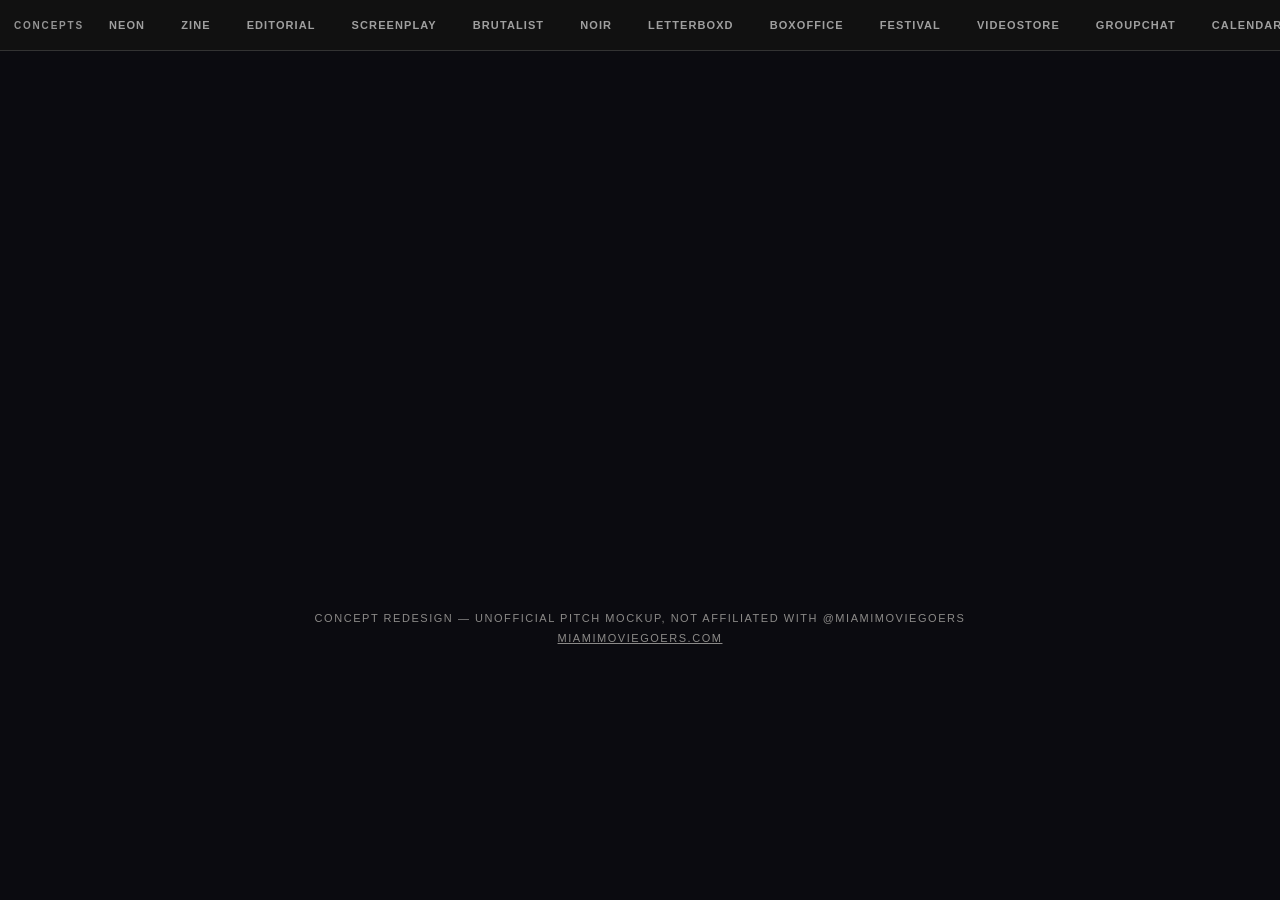
<file: src/shell.html>
<!DOCTYPE html>
<html lang="en">
<head>
<meta charset="utf-8">
<meta name="viewport" content="width=device-width, initial-scale=1, viewport-fit=cover">
<meta name="theme-color" content="#06061f" id="tcolor">
<title>Miami Film Club — 50 Concepts</title>
<meta name="description" content="Fifty concept redesigns for the Miami Film Club. Unofficial pitch mockup.">
<style>
/* ============ SHELL (shared by all 16 themes — keep minimal) ============ */
*,*::before,*::after{box-sizing:border-box}
html{-webkit-text-size-adjust:100%}
body{margin:0;min-height:100dvh;background:#0b0b10;color:#f5f2ea;
  font-family:-apple-system,BlinkMacSystemFont,"Segoe UI",Inter,Roboto,Helvetica,Arial,sans-serif;}
img{max-width:100%;display:block}
a{color:inherit}
button{font:inherit;color:inherit;background:none;border:0;padding:0;cursor:pointer}

/* concept switcher — always available, themes may recolor it via body[data-theme] */
.tabbar{position:sticky;top:0;z-index:200;background:#111;border-bottom:1px solid rgba(255,255,255,.14)}
.tabbar-inner{display:flex;align-items:center;gap:6px;overflow-x:auto;scrollbar-width:none;
  padding:10px 14px;-webkit-overflow-scrolling:touch}
.tabbar-inner::-webkit-scrollbar{display:none}
.tabbar-label{flex:none;font-size:10px;font-weight:700;letter-spacing:.18em;text-transform:uppercase;
  opacity:.55;margin-right:4px;color:#fff}
.tab{flex:none;font-size:11px;font-weight:600;letter-spacing:.1em;text-transform:uppercase;
  color:rgba(255,255,255,.6);border:1px solid transparent;border-radius:999px;padding:8px 14px;white-space:nowrap}
.tab.active{color:#0b0b10;background:#fff}
#stage{display:block;min-height:60dvh}

/* disclosure — always present, themes may recolor */
.disclosure{padding:18px 20px calc(20px + env(safe-area-inset-bottom));text-align:center;
  font-size:11px;letter-spacing:.14em;text-transform:uppercase;opacity:.55;line-height:1.8}
.disclosure a{text-decoration:underline}

/* scroll reveal base — themes define their own motion via .rv/.rv.in */
.rv{opacity:0}
.rv.in{opacity:1}
@media (prefers-reduced-motion:reduce){
  .rv{opacity:1!important;transform:none!important}
  *,*::before,*::after{animation-duration:.01ms!important;animation-iteration-count:1!important;
    transition-duration:.01ms!important;scroll-behavior:auto!important}
}

/* ============ THEME CSS (built from work/batch*/themes.css) ============ */
/*__THEME_CSS__*/
</style>
</head>
<body data-theme="neon">

<nav class="tabbar" aria-label="Design concepts"><div class="tabbar-inner" id="tabs">
  <span class="tabbar-label">Concepts</span>
</div></nav>

<main id="stage"></main>

<div class="disclosure">Concept redesign &mdash; unofficial pitch mockup, not affiliated with @miamimoviegoers<br>
<a href="https://miamimoviegoers.com" target="_blank" rel="noopener">miamimoviegoers.com</a></div>

<script>
"use strict";
/* ================================================================
   MIAMI FILM CLUB — 50 concepts. One shared content pool, 50
   completely different products. Each theme renders its own DOM
   into #stage via THEMES[key].render(CONTENT).

   Member reviews feed config: letterboxd.com/miamimoviegoers/rss/
   (54 entries, fetched 2026-10-06). To refresh, curl each member
   RSS in LB_MEMBERS and re-bake the review cards below.
   Full recipe: tools/refresh-reviews.md
   ================================================================ */
var LB_MEMBERS = ["miamimoviegoers"];

var CONTENT = {
  club: { name: "Miami Film Club", handle: "@miamimoviegoers", tagline: "Pop-up cinema \u00B7 Miami, FL",
    slogan: "Movies are better together",
    blurb: "A crew of film lovers throwing pop-up screenings & movie parties across the 305." },
  stats: { members: "9.6K", posts: "128", upcoming: "3" },
  events: [
    { id: "holmes", title: "Elizabeth Holmes Lookalike Contest", day: "21", mon: "OCT", dow: "Wed",
      time: "7:30 PM", venue: "Churchill's Pub", tag: "NEW",
      ticketLabel: "RSVP FREE", ticketUrl: "https://www.instagram.com/miamimoviegoers" },
    { id: "rocky", title: "The Rocky Horror Picture Show", day: "31", mon: "OCT", dow: "Sat",
      time: "", venue: "Pinecrest Gardens", note: "Interactive screening", tag: "REPERTORY",
      ticketLabel: "GET TICKETS",
      ticketUrl: "https://pinecrestgardens.vbotickets.com/event/The_Rocky_Horror_Picture_Show/203409" },
    { id: "oktoberfest", title: "Oktoberfest Miami 2026", day: "\u2605", mon: "FALL", dow: "",
      time: "", venue: "", note: "Member discount via Eventbrite", tag: "PERK",
      ticketLabel: "GET DISCOUNT", ticketUrl: "https://linktr.ee/miamimoviegoers" }
  ],
  diary: [
    { film: "Hedwig and the Angry Inch", year: "2001", stars: 5, date: "SEP 2026",
      note: "25th anniversary glam rock night at Las Rosas with Hexed Miami. Full costume crowd.",
      poster: "https://m.media-amazon.com/images/M/MV5BN2Q4MGJmYTgtNDhiMS00MTcwLTlhZjgtN2U5NWUyYzFiMWRmXkEyXkFqcGc@._V1_QL75_UX380_CR0,2,380,562_.jpg" },
    { film: "Your Name", year: "2016", stars: 4.5, date: "SEP 2026",
      note: "10th anniversary 4K at AMC Sunset. Billiards pre-social, not a dry eye in the house.",
      poster: "https://m.media-amazon.com/images/M/MV5BMjI1ODZkYTgtYTY3Yy00ZTk0LWFhN2YtZWU5NWUyYzFiMWRmXkEyXkFqcGc@._V1_SX300.jpg" },
    { film: "Shakespeare in Love", year: "1998", stars: 4, date: "SEP 2026",
      note: "Free screening at Coral Gables Library. Poetry and popcorn.",
      poster: "https://m.media-amazon.com/images/M/MV5BYmM3MTllNzYtN2MzNS00MWQwLT0NTEtNjY1MmMwYjNkNTE5XkEyXkFqcGc@._V1_QL75_UY562_CR8,0,380,562_.jpg" },
    { film: "Super Mario Bros.", year: "1993", stars: 3.5, date: "AUG 2026",
      note: "Retro game social + trivia at Muse Studio. Better with a crowd.",
      poster: "https://m.media-amazon.com/images/M/MV5BYWUzYWIxMDUtYTdmYS00MTUxLWJjNDItYzcxOTY0N2M2YWE5XkEyXkFqcGc@._V1_QL75_UX380_CR0,1,380,562_.jpg" }
  ],
  reviews: [
    { film: "Untold Raygun: Breaking Badly", year: "2026", stars: 3, text: null, date: "Oct 5",
      poster: "https://a.ltrbxd.com/resized/film-poster/1/6/0/5/4/5/6/1605456-untold-raygun-breaking-badly-0-600-0-900-crop.jpg?v=bd29480df9",
      url: "https://letterboxd.com/miamimoviegoers/film/untold-raygun-breaking-badly/" },
    { film: "Killer Klowns from Outer Space", year: "1988", stars: 4.5, text: null, date: "Sep 29",
      poster: "https://a.ltrbxd.com/resized/film-poster/4/1/6/7/2/41672-killer-klowns-from-outer-space-0-600-0-900-crop.jpg?v=62918cf2e0",
      url: "https://letterboxd.com/miamimoviegoers/film/killer-klowns-from-outer-space/" },
    { film: "Forgotten Island", year: "2026", stars: null, date: "Sep 19",
      text: "\u201CIf you squint your eyes enough, this movie basically had the same plot as The Hangover.\u201D",
      poster: "https://a.ltrbxd.com/resized/film-poster/1/3/4/1/7/3/7/1341737-forgotten-island-2026-0-600-0-900-crop.jpg?v=a0d4d1bb5e",
      url: "https://letterboxd.com/miamimoviegoers/film/forgotten-island-2026/" },
    { film: "Ha-Chan, Shake Your Booty!", year: "2026", stars: 5, date: "Sep 11",
      text: "\u201CThis was an actual five star movie. I hope people make the time to go out and experience this movie in the theaters.\u201D",
      poster: "https://a.ltrbxd.com/resized/film-poster/1/4/6/4/9/4/0/1464940-ha-chan-shake-your-booty-0-600-0-900-crop.jpg?v=1971a69a5b",
      url: "https://letterboxd.com/miamimoviegoers/film/ha-chan-shake-your-booty/" },
    { film: "The Uprising", year: "2026", stars: null, date: "Sep 10",
      text: "\u201CThis is going to be a great movie for people who don\u2019t like paying their taxes.\u201D",
      poster: "https://a.ltrbxd.com/resized/film-poster/8/8/0/4/2/5/880425-the-uprising-2026-0-600-0-900-crop.jpg?v=688bf1bc5f",
      url: "https://letterboxd.com/miamimoviegoers/film/the-uprising-2026/" },
    { film: "Coyote vs. Acme", year: "2026", stars: 4.5, date: "Sep 9",
      text: "\u201CI\u2019m going to tell my kids this was Erin Brockovich.\u201D",
      poster: "https://a.ltrbxd.com/resized/film-poster/1/0/8/9/0/8/8/1089088-coyote-vs-acme-0-600-0-900-crop.jpg?v=735eb10cc7",
      url: "https://letterboxd.com/miamimoviegoers/film/coyote-vs-acme/" }
  ],
  member: { name: "Miami Film Club", handle: "@miamimoviegoers" },
  join: { network: "Moviegoers Network", price: "from $2/month",
    patreon: "https://www.patreon.com/user?u=42357437",
    volunteer: "https://miamimoviegoers.com/volunteer",
    pitch: "Advance screenings, member discounts, Discord access. Or volunteer and help run the nights." },
  quotes: [
    { text: "\u201CBeing new to Miami was a whole different world, and looking to make friends, I chose Miami Moviegoers, and it was the best decision I ever made.\u201D", who: "Marya Johnson" },
    { text: "\u201CIt\u2019s amazing how a love for films has brought together such a diverse group of people, turning strangers into friends.\u201D", who: "Romina Espinosa" },
    { text: "\u201CMiami Moviegoers has been a great opportunity not only to meet other movie fans, but also to soak in the city life.\u201D", who: "Mikey Martinez" }
  ],
  press: { outlet: "Miami New Times", quote: "\u201Chelps South Florida make friends at the movies.\u201D",
    url: "https://www.miaminewtimes.com/arts/miami-moviegoers-helps-south-florida-make-friends-at-the-movies-22497929" },
  links: {
    website: "https://miamimoviegoers.com",
    instagram: "https://www.instagram.com/miamimoviegoers",
    tiktok: "http://www.tiktok.com/@miamimoviegoers",
    letterboxd: "https://boxd.it/58OIJ",
    meetup: "https://www.meetup.com/miami-moviegoers/",
    linktree: "https://linktr.ee/miamimoviegoers"
  }
};

/* star helper: 5 -> ★★★★★, 4.5 -> ★★★★½ */
var MFC = {
  stars: function(n){
    if (n == null) return "";
    var f = Math.floor(n), h = (n - f) >= 0.5 ? "\u00BD" : "";
    return "\u2605".repeat(f) + h;
  }
};

/* theme registry - filled by work/batchN/themes.js (see tools/build.py) */
var THEMES = {};
var THEME_ORDER = ["neon","zine","editorial","screenplay","brutalist","noir",
  "letterboxd","boxoffice","festival","videostore","groupchat","calendar",
  "marquee","stubs","booth","boarding",
  "terminal","passport","radio","menu","blueprint","mixtape","newspaper","arcade",
  "subway","polaroid","vhs","weather","stocks","fieldnotes","telegram","locker","drivein",
  "museum","airbnb","deck","wanted","playbill","departures","recipe","comic","answering",
  "scorecard","yearbook","classifieds","jukebox","treasuremap","phonebook","tradingcards","billboard"];

/*__THEME_JS__*/

/* ============ router ============ */
var stage = document.getElementById("stage");
var tabsEl = document.getElementById("tabs");
THEME_ORDER.forEach(function(key){
  var b = document.createElement("button");
  b.className = "tab"; b.dataset.theme = key;
  b.textContent = (THEMES[key] && THEMES[key].label) || key;
  b.addEventListener("click", function(){ setTheme(key); });
  tabsEl.appendChild(b);
});
function setTheme(key, save){
  if (!THEMES[key]) key = THEME_ORDER[0];
  document.body.setAttribute("data-theme", key);
  document.body.className = "";
  stage.innerHTML = THEMES[key].render(CONTENT);
  if (THEMES[key].mount) { try { THEMES[key].mount(stage); } catch(e){} }
  var tabs = tabsEl.querySelectorAll(".tab");
  tabs.forEach(function(b){ b.classList.toggle("active", b.dataset.theme === key); });
  var m = document.getElementById("tcolor");
  if (m && THEMES[key].meta) m.setAttribute("content", THEMES[key].meta);
  if (save !== false) { try { localStorage.setItem("mfc-theme", key); } catch(e){} }
  window.scrollTo(0, 0);
  requestAnimationFrame(revealScan);
}
/* scroll reveals */
var revealIO = null;
function revealScan(){
  var els = stage.querySelectorAll(".rv:not(.in)");
  if (!("IntersectionObserver" in window)) { els.forEach(function(el){ el.classList.add("in"); }); return; }
  if (!revealIO) {
    revealIO = new IntersectionObserver(function(entries){
      entries.forEach(function(en){
        if (en.isIntersecting) { en.target.classList.add("in"); revealIO.unobserve(en.target); }
      });
    }, { threshold: 0.08, rootMargin: "0px 0px -4% 0px" });
  }
  els.forEach(function(el){ revealIO.observe(el); });
}
(function init(){
  var key = THEME_ORDER[0];
  try {
    var saved = localStorage.getItem("mfc-theme");
    if (saved && THEMES[saved]) key = saved;
  } catch(e){}
  setTheme(key, false);
})();
</script>
<noscript><style>.rv{opacity:1!important;transform:none!important}</style></noscript>
</body>
</html>
</file>
